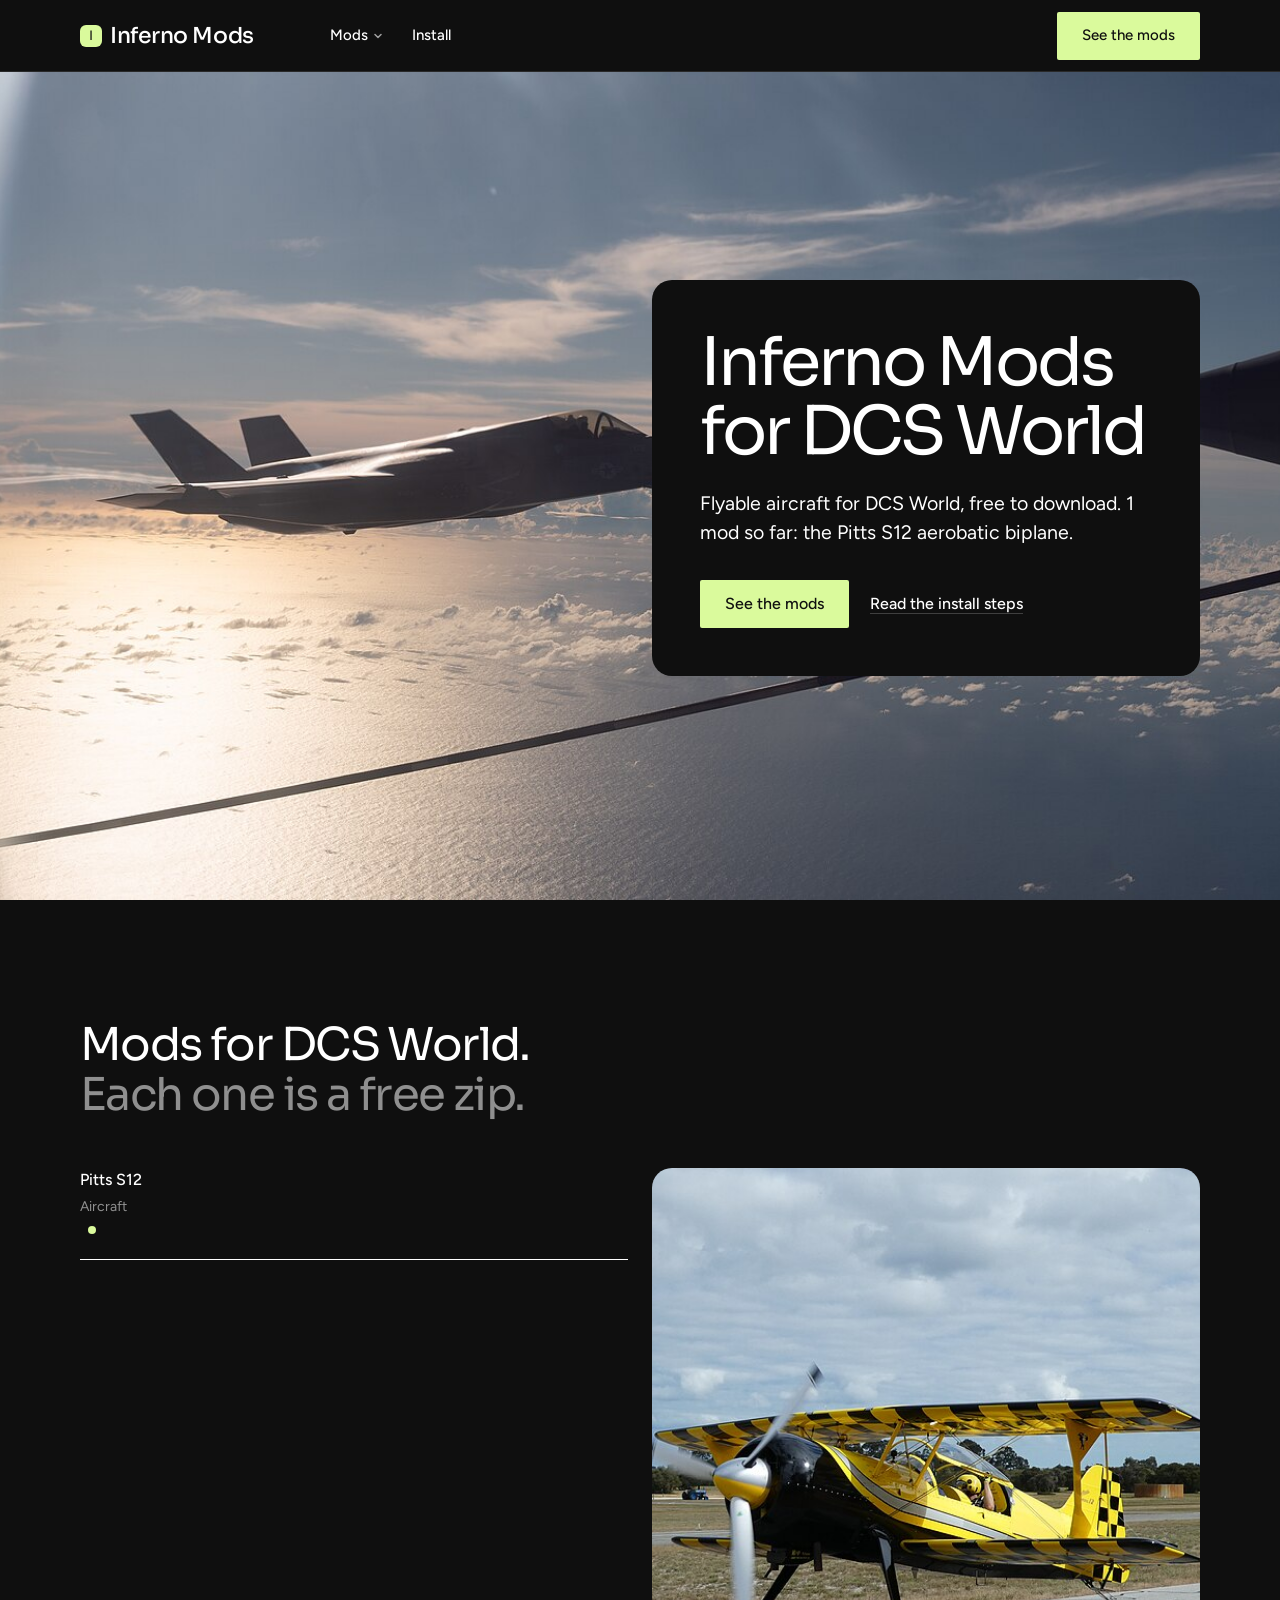
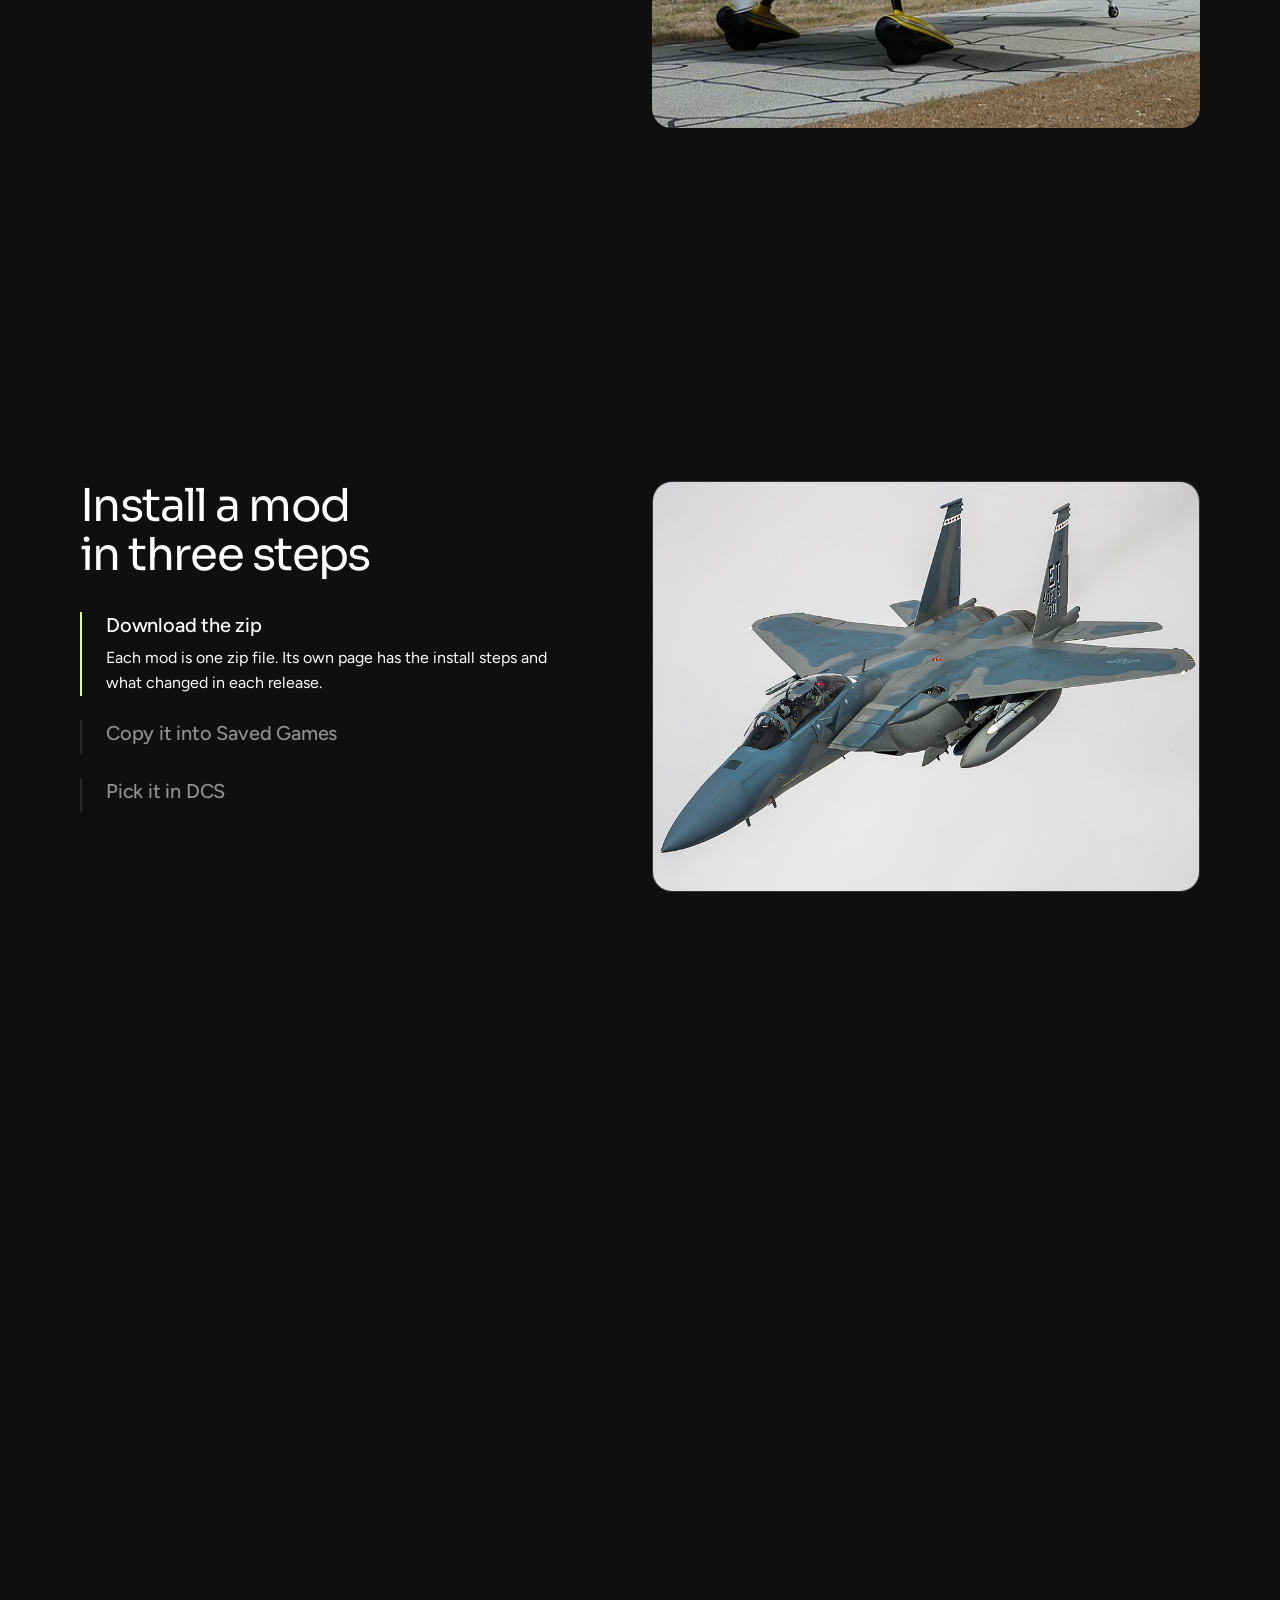
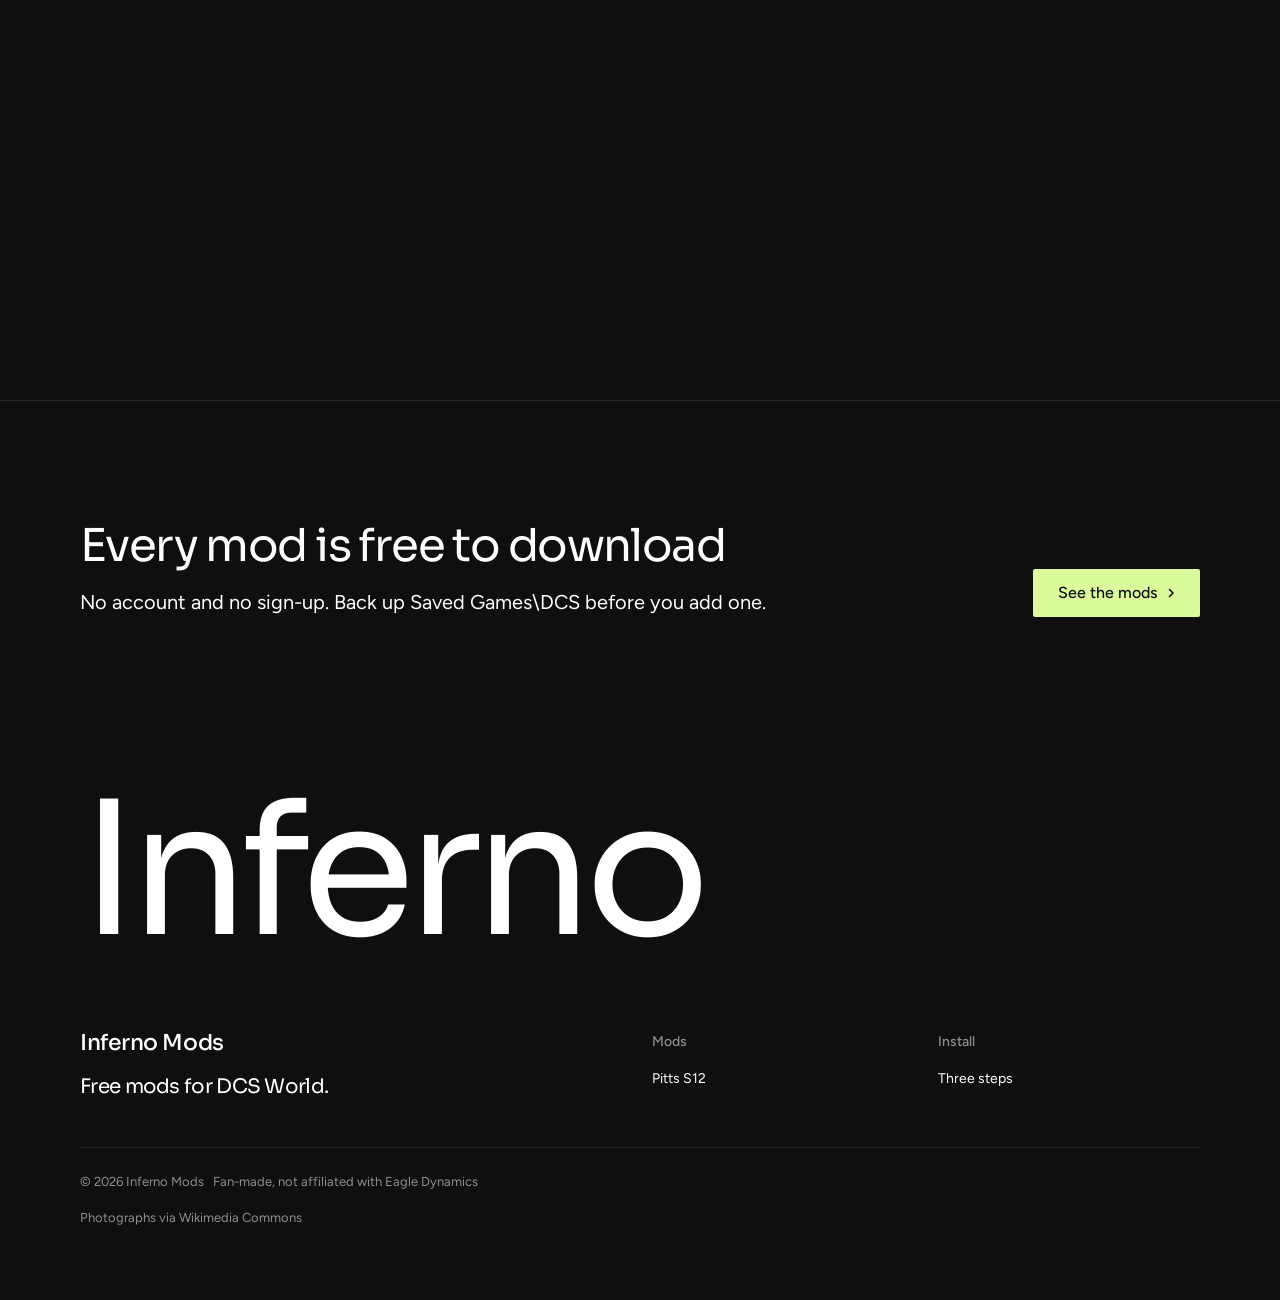
<file: index.html>
<!doctype html>
<html lang="en" data-type="software" data-radius="soft" data-buttons="block" data-motion>
<head>
<meta charset="utf-8">
<meta name="viewport" content="width=device-width, initial-scale=1, viewport-fit=cover">
<title>Inferno Mods: free mods for DCS World pilots</title>
<meta name="description" content="Flyable aircraft mods for DCS World, starting with the Pitts S12 aerobatic biplane, each with its install steps, free to download.">
<meta property="og:type" content="website">
<meta property="og:title" content="Inferno Mods: free mods for DCS World pilots">
<meta property="og:description" content="Flyable aircraft mods for DCS World, free to download.">
<meta property="og:image" content="share.jpg">
<meta name="twitter:card" content="summary_large_image">
<link rel="icon" href="favicon.svg" type="image/svg+xml">
<meta name="theme-color" content="#0f0f0f">
<!-- <link rel="canonical" href="https://your-domain/"> once the site has its address -->
<meta name="site-kind" content="gaming">
<meta name="page-type" content="software">
<link rel="preconnect" href="https://fonts.googleapis.com">
<link rel="preconnect" href="https://fonts.gstatic.com" crossorigin>
<link href="https://fonts.googleapis.com/css2?family=Sora:wght@400..700&family=Figtree:wght@400..600&family=Martian+Mono:wght@400..500&display=swap" rel="stylesheet">
<link rel="stylesheet" href="assets/system.css">
<link rel="stylesheet" href="assets/ui/cards.css">
<link rel="stylesheet" href="assets/motion/motion.css">
<link rel="stylesheet" href="assets/backgrounds/backgrounds.css">
<link rel="stylesheet" href="assets/layout/layout.css">
<link rel="stylesheet" href="assets/icons/icon.css">
<style>
:root {
  --p-bg: #0f0f0f; --p-surface: #1a1a1a; --p-ink: #ffffff; --p-muted: #8f8f8f;
  --p-accent: #dafa9c; --p-accent-ink: #0f0f0f; --p-action: #dafa9c; --p-action-ink: #0f0f0f;
  --p-inv-bg: #ffffff; --p-inv-surface: #ececec; --p-inv-ink: #0f0f0f; --p-inv-muted: #5f5f5f;
  --p-inv-accent: #0f0f0f; --p-inv-accent-ink: #ffffff; --p-inv-action: #0f0f0f; --p-inv-action-ink: #ffffff;
  --font-display: "Sora", system-ui, sans-serif;
  --font-text: "Figtree", system-ui, sans-serif;
  --font-mono: "Martian Mono", ui-monospace, "SFMono-Regular", Menlo, Consolas, monospace;
  --display-weight: 400;
  --display-tracking: -0.035em;
  --display-tracking-xl: -0.045em;
  --ly-scale: 0.9;
}
</style>
<script>document.documentElement.classList.add('m-enter');setTimeout(()=>document.documentElement.classList.add('m-enter-done'),700)</script>
<script src="assets/backgrounds/backgrounds.js"></script>
<script>document.documentElement.classList.add('mo-js');setTimeout(()=>document.documentElement.classList.add('mo-safe'),2500)</script>
<link rel="modulepreload" href="assets/moments/moments.js">
<link rel="modulepreload" href="assets/moments/lib.js">
<link rel="modulepreload" href="assets/moments/pinned-chapters/moment.js">
<style>
  /* the mod list: the name links to the mod's page, its facts on a small line under it */
  .modlist .rows__name a { color: inherit; text-decoration: none; }
  .modlist .rows__name small { display: block; font-weight: 400; color: var(--muted); font-size: var(--t-small); margin-top: var(--s-1); }
  .modlist .rows__value { align-self: start; }
  /* the one-line summary shows on phones, where the list has a second screen */
  @media (min-width: 640px) { .modlist li > p { display: none; } }
  @media (max-width: 1023px) { #mods .grid.fill > .frame--fill { flex: none; height: auto; aspect-ratio: 3 / 2; } }
  @media (max-width: 639px) { #mods .grid.fill > .frame--fill { aspect-ratio: 4 / 5; } }
  @media (min-width: 640px) and (max-width: 1023px) { #mods .grid.fill > .frame--fill { aspect-ratio: 16 / 9; } }
  /* Sora's capitals rise above the kit's .86 line: give the name its full height */
  .close__word { line-height: 1.04; flex-shrink: 0; }
  /* the longer name: on the narrowest phones the bar keeps its button and menu on screen */
  @media (max-width: 359px) { .nav .nav__logo { font-size: 16px; } .nav .nav__logo .mark { display: none; } }
</style>
</head>
<body>
<!-- type: software, site-kind gaming (free mods for one game, DCS World)
     deal: hero photo (setting stand-in, box on the right), nav-cards, close-word, footer-dark (re-dealt from footer-statement: its inset slab put the footer logo off the page line),
           rhythm space (dealt media-band; re-dealt: no true material for a second photograph section),
           buttons block, mark initial, palette soot-pale-lime, type sora, radius soft, grounds none
     moments: pinned-chapters in #install (three install steps, one picture each) -->

<header class="nav">
  <div class="wrap nav__bar">
    <a class="skip-link" href="#top">Skip to content</a>
    <a class="nav__logo" href="#top"><span class="mark mark--initial" aria-hidden="true">I</span>Inferno Mods</a>
    <nav class="nav__links" aria-label="Main">
      <div class="nav__item">
        <a class="nav__link" href="#mods">Mods <svg class="chev" viewBox="0 0 12 12" aria-hidden="true"><path d="M3 4.5l3 3 3-3" fill="none" stroke="currentColor" stroke-width="1.5" stroke-linecap="round" stroke-linejoin="round"/></svg></a>
        <div class="nav__menu">
          <div class="wrap grid" data-mod-menu></div>
        </div>
      </div>
      <div class="nav__item"><a class="nav__link" href="#install">Install</a></div>
    </nav>
    <div class="nav__actions">
      <a class="btn btn--primary" href="#mods">See the mods</a>
    </div>
    <button class="nav__toggle" type="button" aria-expanded="false" aria-label="Menu">
      <svg width="18" height="18" viewBox="0 0 18 18" aria-hidden="true"><path d="M2 5h14M2 13h14" stroke="currentColor" stroke-width="1.6" stroke-linecap="round"/></svg>
    </button>
  </div>
</header>

<main id="top">
  <section class="hero hero--photo" data-enter data-calm="right" aria-labelledby="hero-h">
    <img class="hero__bg" src="assets/img/photo-f180896206.jpg" srcset="assets/img/photo-f180896206-500.jpg 500w, assets/img/photo-f180896206-960.jpg 960w, assets/img/photo-f180896206-1280.jpg 1280w, assets/img/photo-f180896206.jpg 1920w" sizes="(max-width: 639px) 188vw, 100vw" width="1920" height="1280" alt="Two stealth fighters flying over a sunlit sea of cloud, seen from a tanker" style="--ly-pos: 30% 50%; --ly-pos-phone: 30% 50%" fetchpriority="high" decoding="async" data-phone-fill data-source="stand-in" data-subject="stand-in">
    <div class="wrap"><div class="hero-text">
      <div class="hero__text">
        <h1 id="hero-h">Inferno Mods for DCS World</h1>
        <p class="hero__lead">Flyable aircraft for DCS World, free to download. <span data-site="count">1 mod</span> so far: the <span data-site="latest">Pitts S12</span> aerobatic biplane.</p>
        <div class="btn-row"><a class="btn btn--primary" href="#mods">See the mods</a><a class="btn btn--secondary" href="#install">Read the install steps</a></div>
      </div>
    </div></div>
  </section>

  <section class="section" id="mods" aria-labelledby="mods-h">
    <div class="wrap">
      <div class="section-head">
        <h2 id="mods-h">Mods for DCS World. <span class="muted">Each one is a free zip.</span></h2>
      </div>
      <div class="grid grid--top fill" data-peek>
        <ul class="rows modlist span-6" data-mod-list></ul>
        <div class="frame frame--photo frame--fill span-6 start-7" data-mod-pics></div>
      </div>
    </div>
  </section>

  <section class="section" id="install" style="--h: 2" data-moment="pinned-chapters" aria-labelledby="install-h">
    <div class="wrap mo-pc__grid">
      <div class="mo-pc__text">
        <h2 id="install-h">Install a mod in three steps</h2>
        <ol class="mo-pc__steps">
          <li class="mo-pc__step">
            <h3>Download the zip</h3>
            <p>Each mod is one zip file. Its own page has the install steps and what changed in each release.</p>
            <figure class="mo-pc__visual"><img src="assets/img/photo-f105589575-960.jpg" srcset="assets/img/photo-f105589575-500.jpg 500w, assets/img/photo-f105589575-960.jpg 960w" sizes="(max-width: 1023px) 100vw, 50vw" alt="An F-15 in blue-grey camouflage banking against a white sky" width="960" height="640" loading="lazy" data-source="stand-in" data-subject="stand-in"></figure>
          </li>
          <li class="mo-pc__step">
            <h3>Copy it into Saved Games</h3>
            <p>Unzip it and copy the folder into Saved Games\DCS\Mods\aircraft. DCS reads it from there, so updates and repairs leave it alone.</p>
            <figure class="mo-pc__visual"><img src="assets/img/photo-f25500937-960.jpg" srcset="assets/img/photo-f25500937-500.jpg 500w, assets/img/photo-f25500937-960.jpg 960w" sizes="(max-width: 1023px) 100vw, 50vw" alt="An F-16 flying low over a calm bay with hills behind" width="960" height="644" loading="lazy" data-source="stand-in" data-subject="stand-in"></figure>
          </li>
          <li class="mo-pc__step">
            <h3>Pick it in DCS</h3>
            <p>Start DCS and choose the aircraft in the mission editor. Delete the folder to remove it.</p>
            <figure class="mo-pc__visual"><img src="assets/img/photo-f60042684-960.jpg" srcset="assets/img/photo-f60042684-500.jpg 500w, assets/img/photo-f60042684-960.jpg 960w" sizes="(max-width: 1023px) 100vw, 50vw" alt="A pilot in the cockpit, in silhouette against an orange sky" width="960" height="637" loading="lazy" data-source="stand-in" data-subject="stand-in"></figure>
          </li>
        </ol>
      </div>
      <div class="mo-pc__visuals frame"></div>
    </div>
  </section>
</main>

<footer class="footer closing footer--dark" id="contact" aria-labelledby="close-h">
  <div class="wrap">
    <div class="closing__cta close--word">
      <div class="section-head--split">
        <div><h2 id="close-h">Every mod is free to download</h2><p class="t-lead">No account and no sign-up. Back up Saved Games\DCS before you add one.</p></div>
        <a class="btn btn--primary" href="#mods">See the mods<svg class="m-arrow" viewBox="0 0 12 12" aria-hidden="true"><path class="m-arrow__stem" d="M1 6h8"/><path class="m-arrow__head" d="M4.5 2.5 8 6l-3.5 3.5"/></svg></a>
      </div>
      <p class="close__word" aria-hidden="true">Inferno</p>
    </div>
    <div class="closing__links">
      <div class="grid">
        <div class="span-6 stack-4" data-footer-lede>
          <a class="nav__logo" href="#top">Inferno Mods</a>
          <p class="footer__lede">Free mods for DCS World.</p>
        </div>
        <div class="span-3 footer__col"><h3>Mods</h3><ul data-mod-footer></ul></div>
        <div class="span-3 footer__col"><h3>Install</h3><ul><li><a href="#install">Three steps</a></li></ul></div>
        <div class="span-3 footer__col" data-site-links hidden><h3>Elsewhere</h3><ul></ul></div>
      </div>
      <div class="footer__legal">
        <span>&copy; 2026 Inferno Mods &nbsp; Fan-made, not affiliated with Eagle Dynamics</span>
        <div class="socials"></div>
        <a class="credits" href="credits.html">Photographs via Wikimedia Commons</a>
      </div>
    </div>
  </div>
</footer>

<script src="mods.js"></script>
<script src="app.js"></script>
<script type="module" src="assets/system.js"></script>
<script type="module" src="assets/motion/motion.js"></script>
<script type="module" src="assets/layout/layout.js"></script>
</body>
</html>
</file>
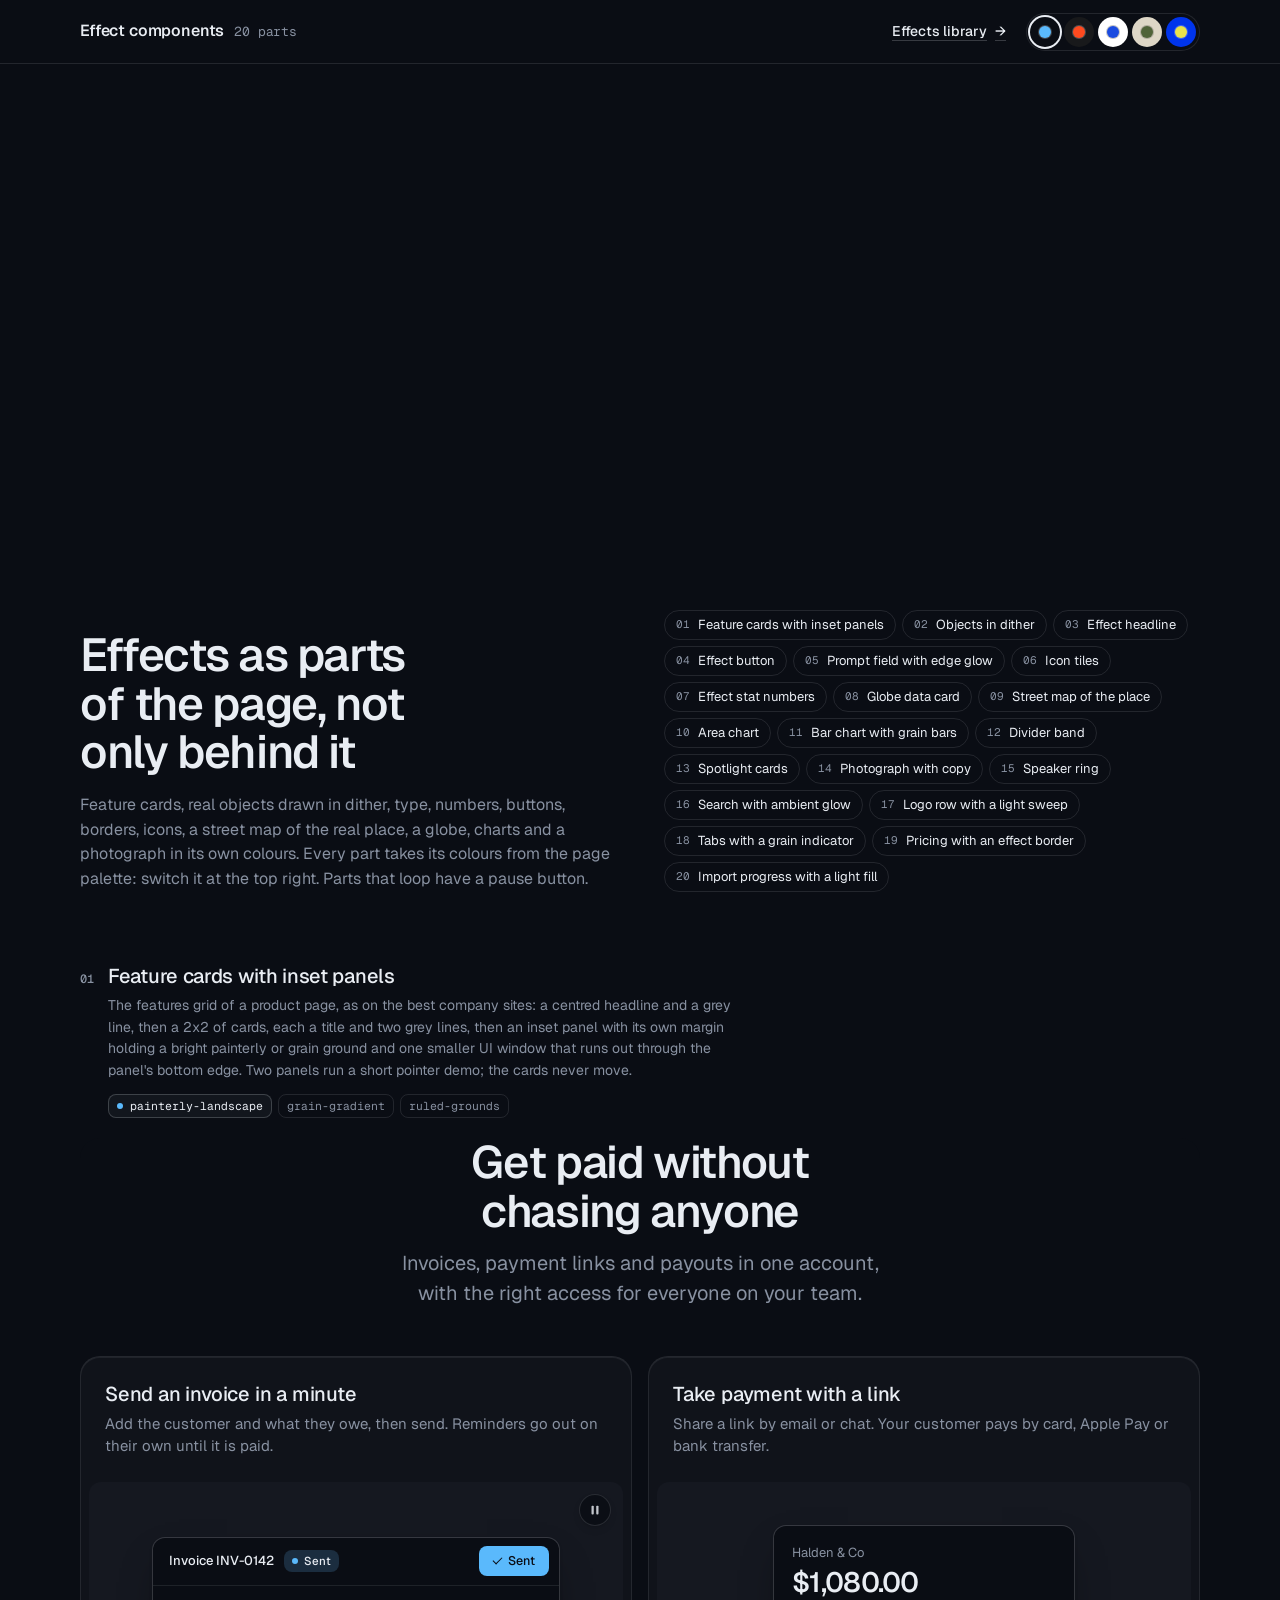
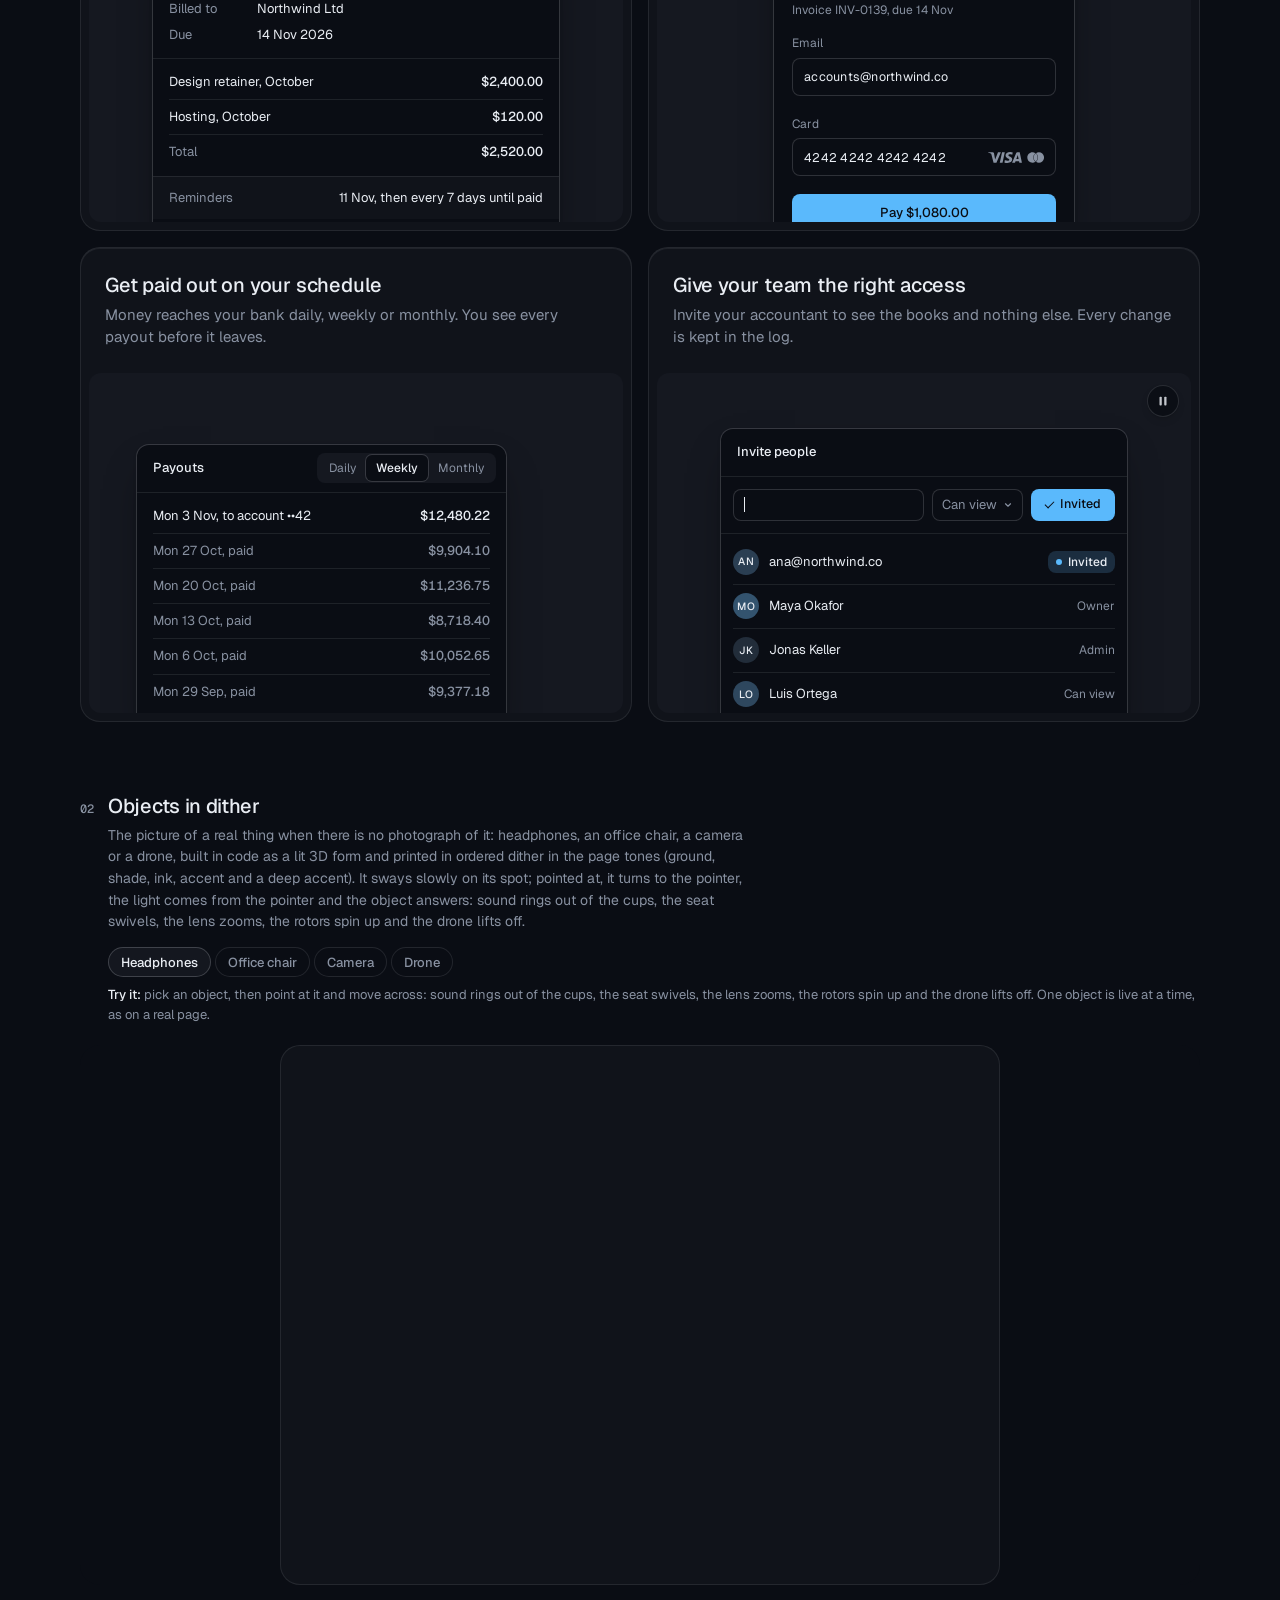
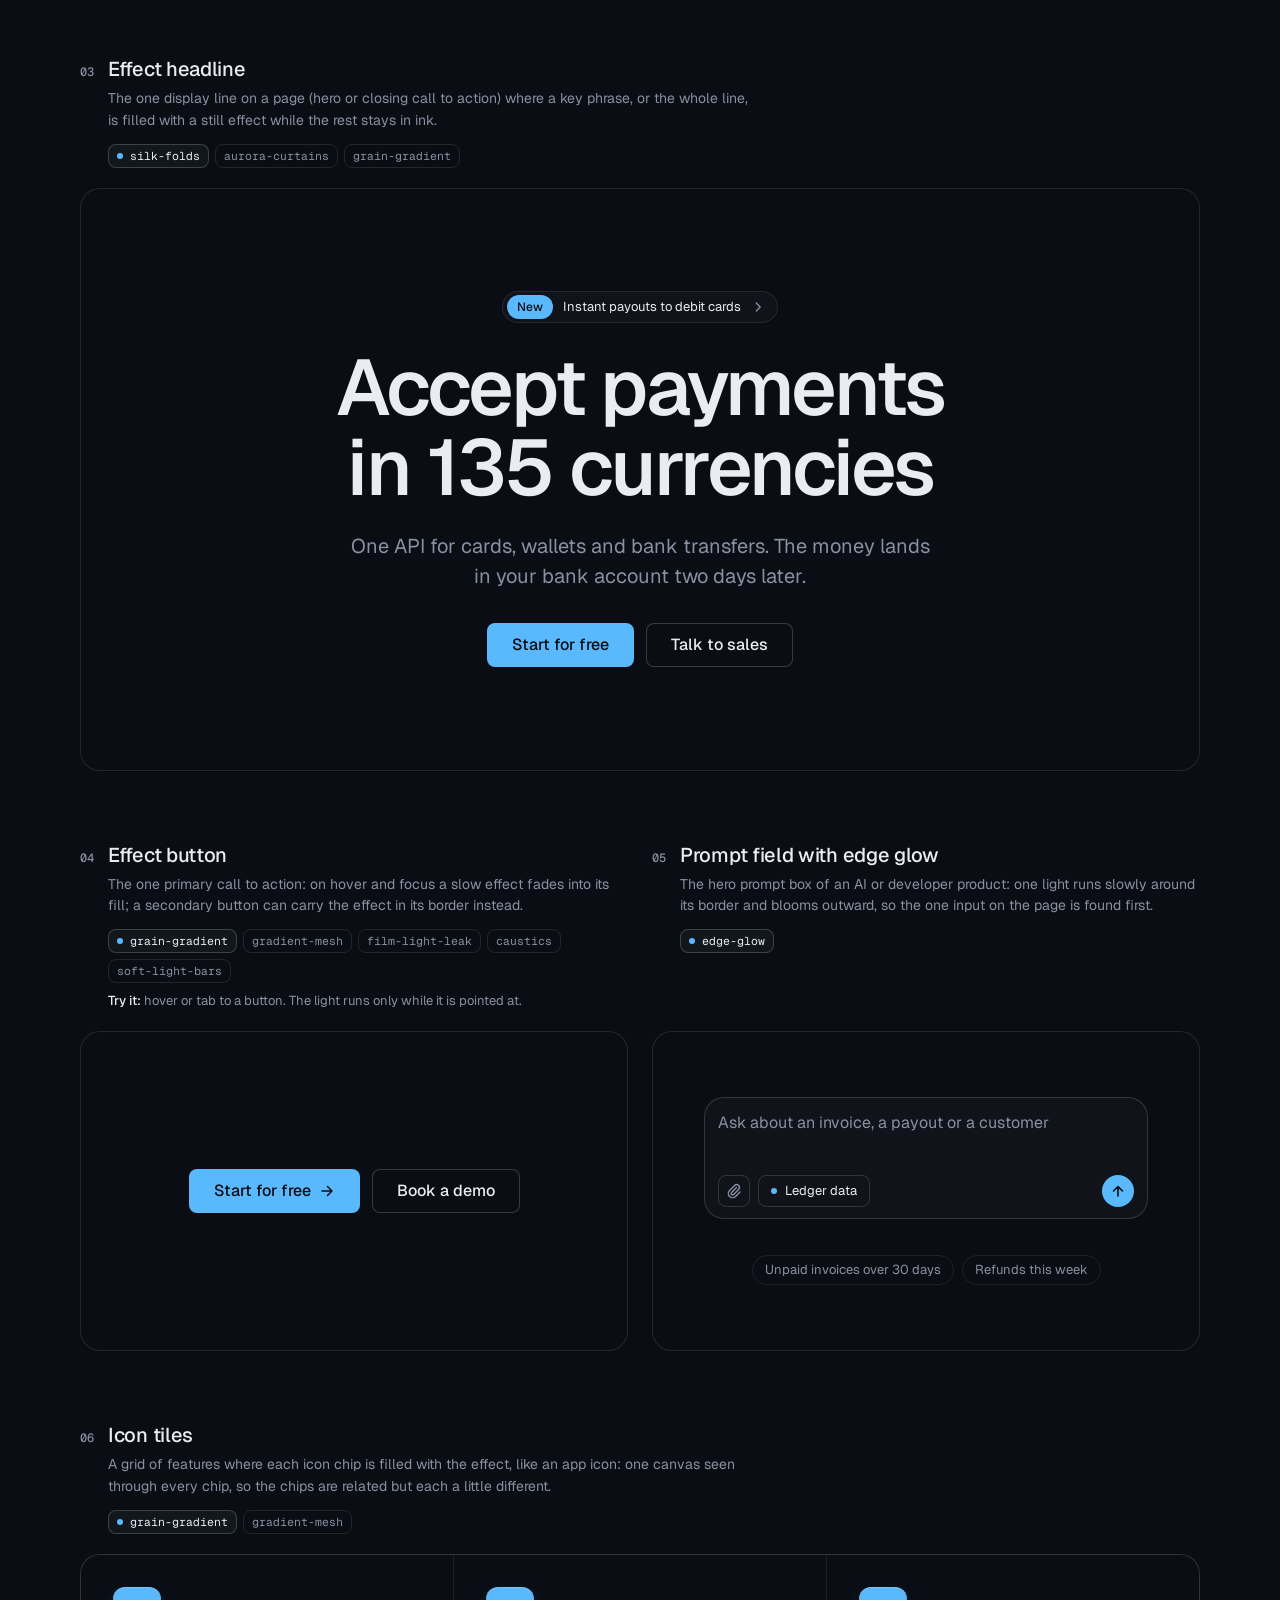
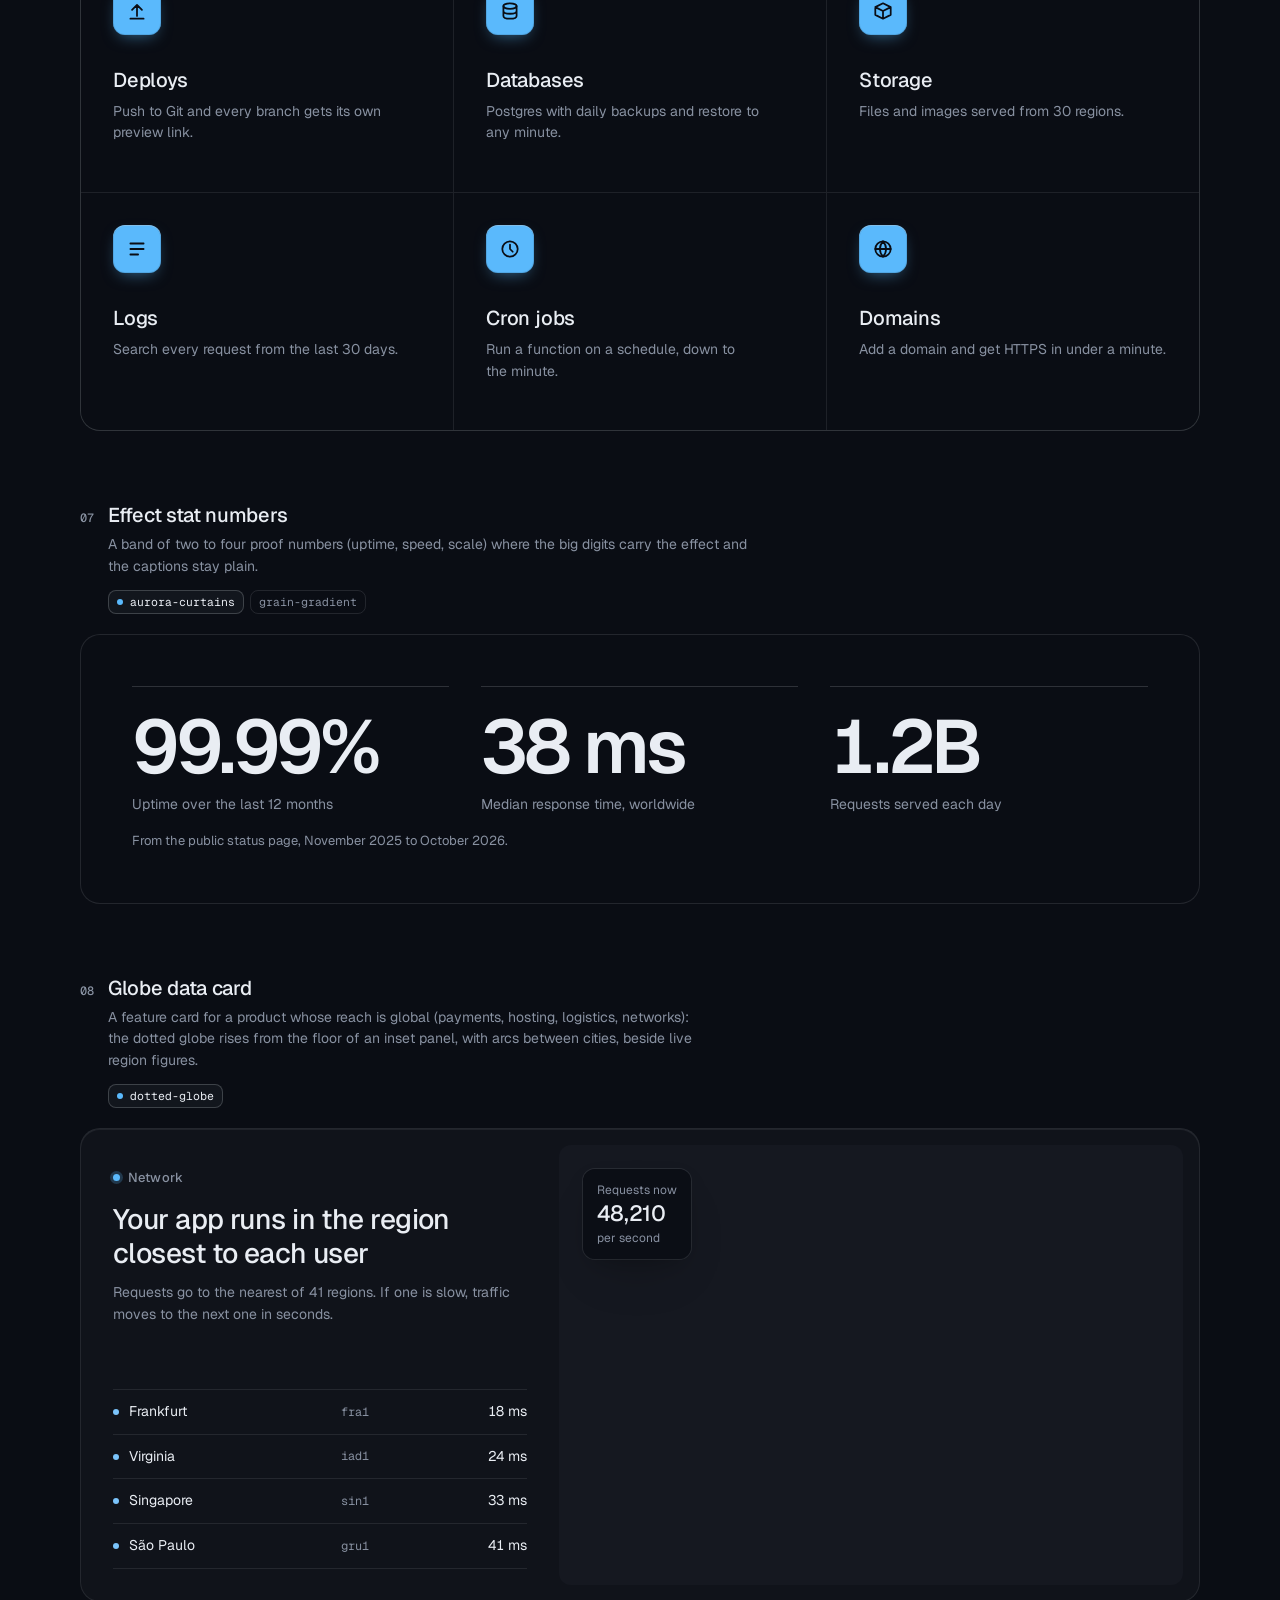
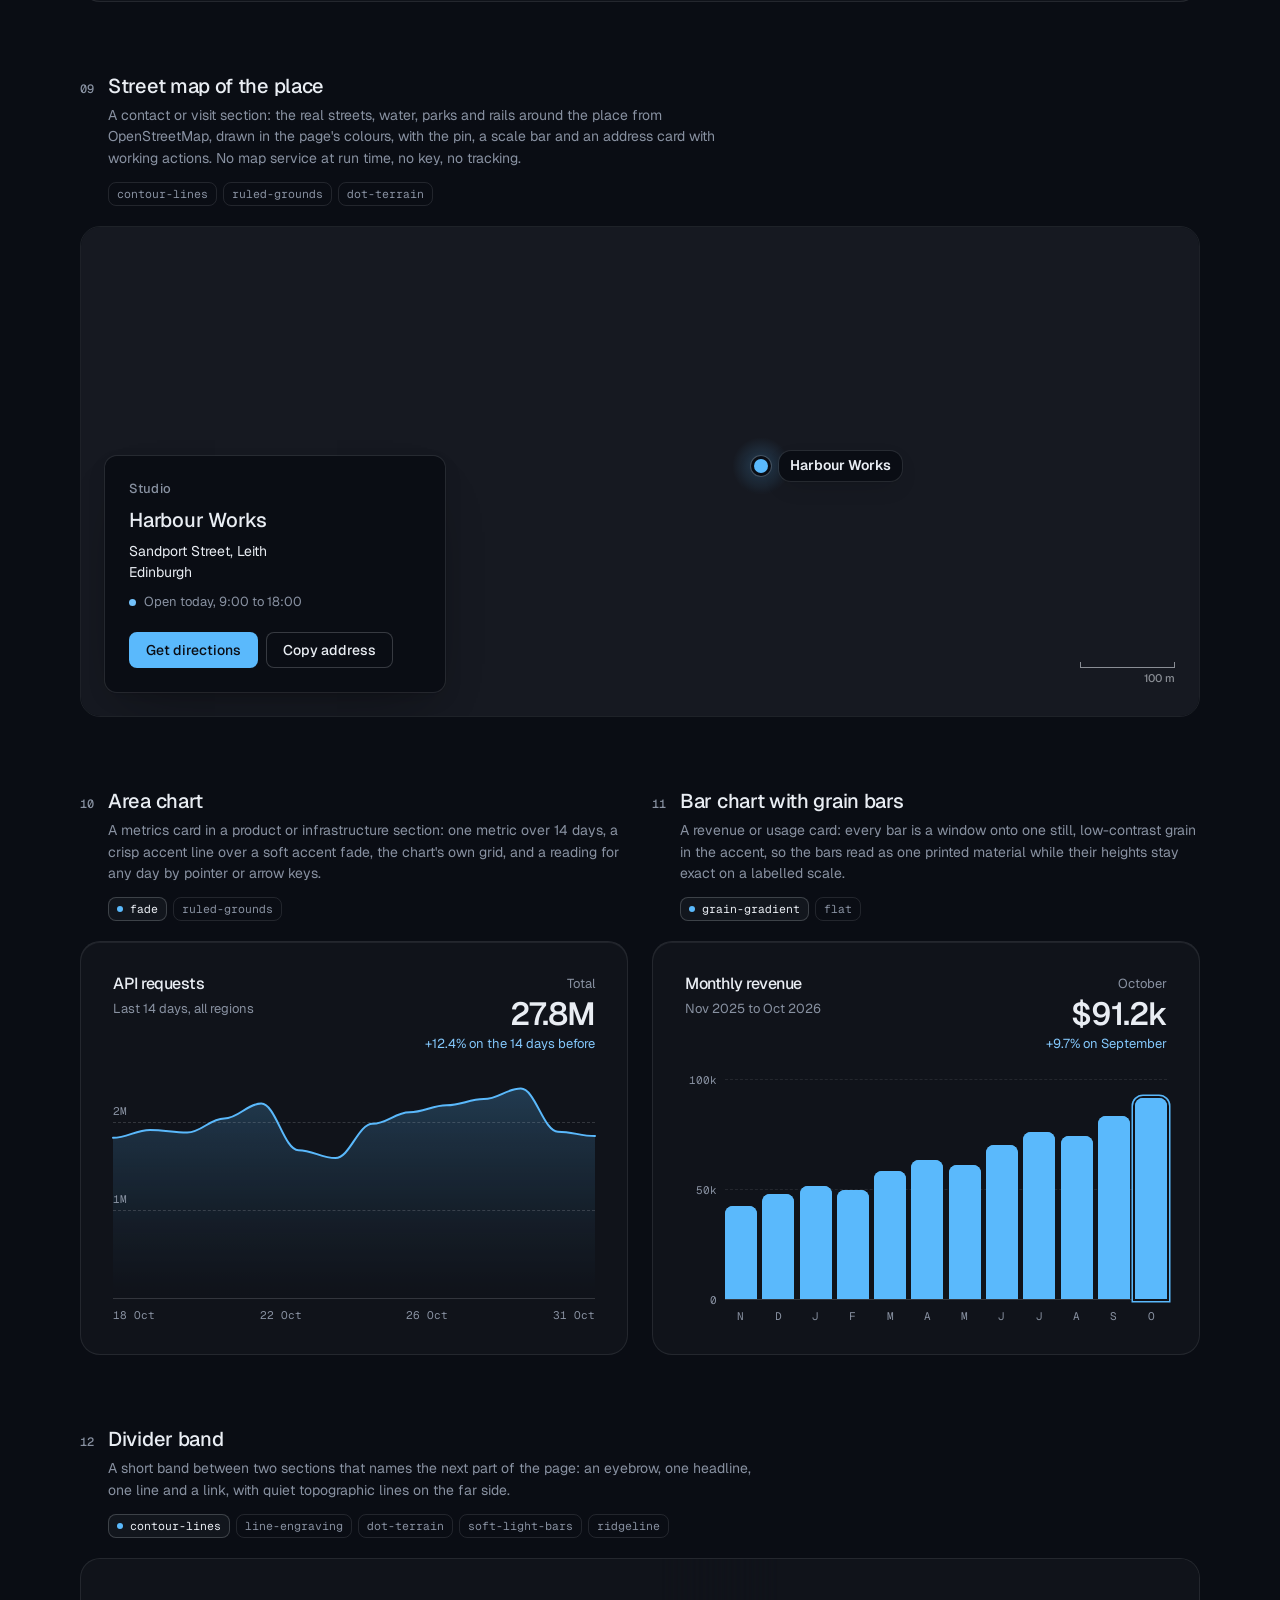
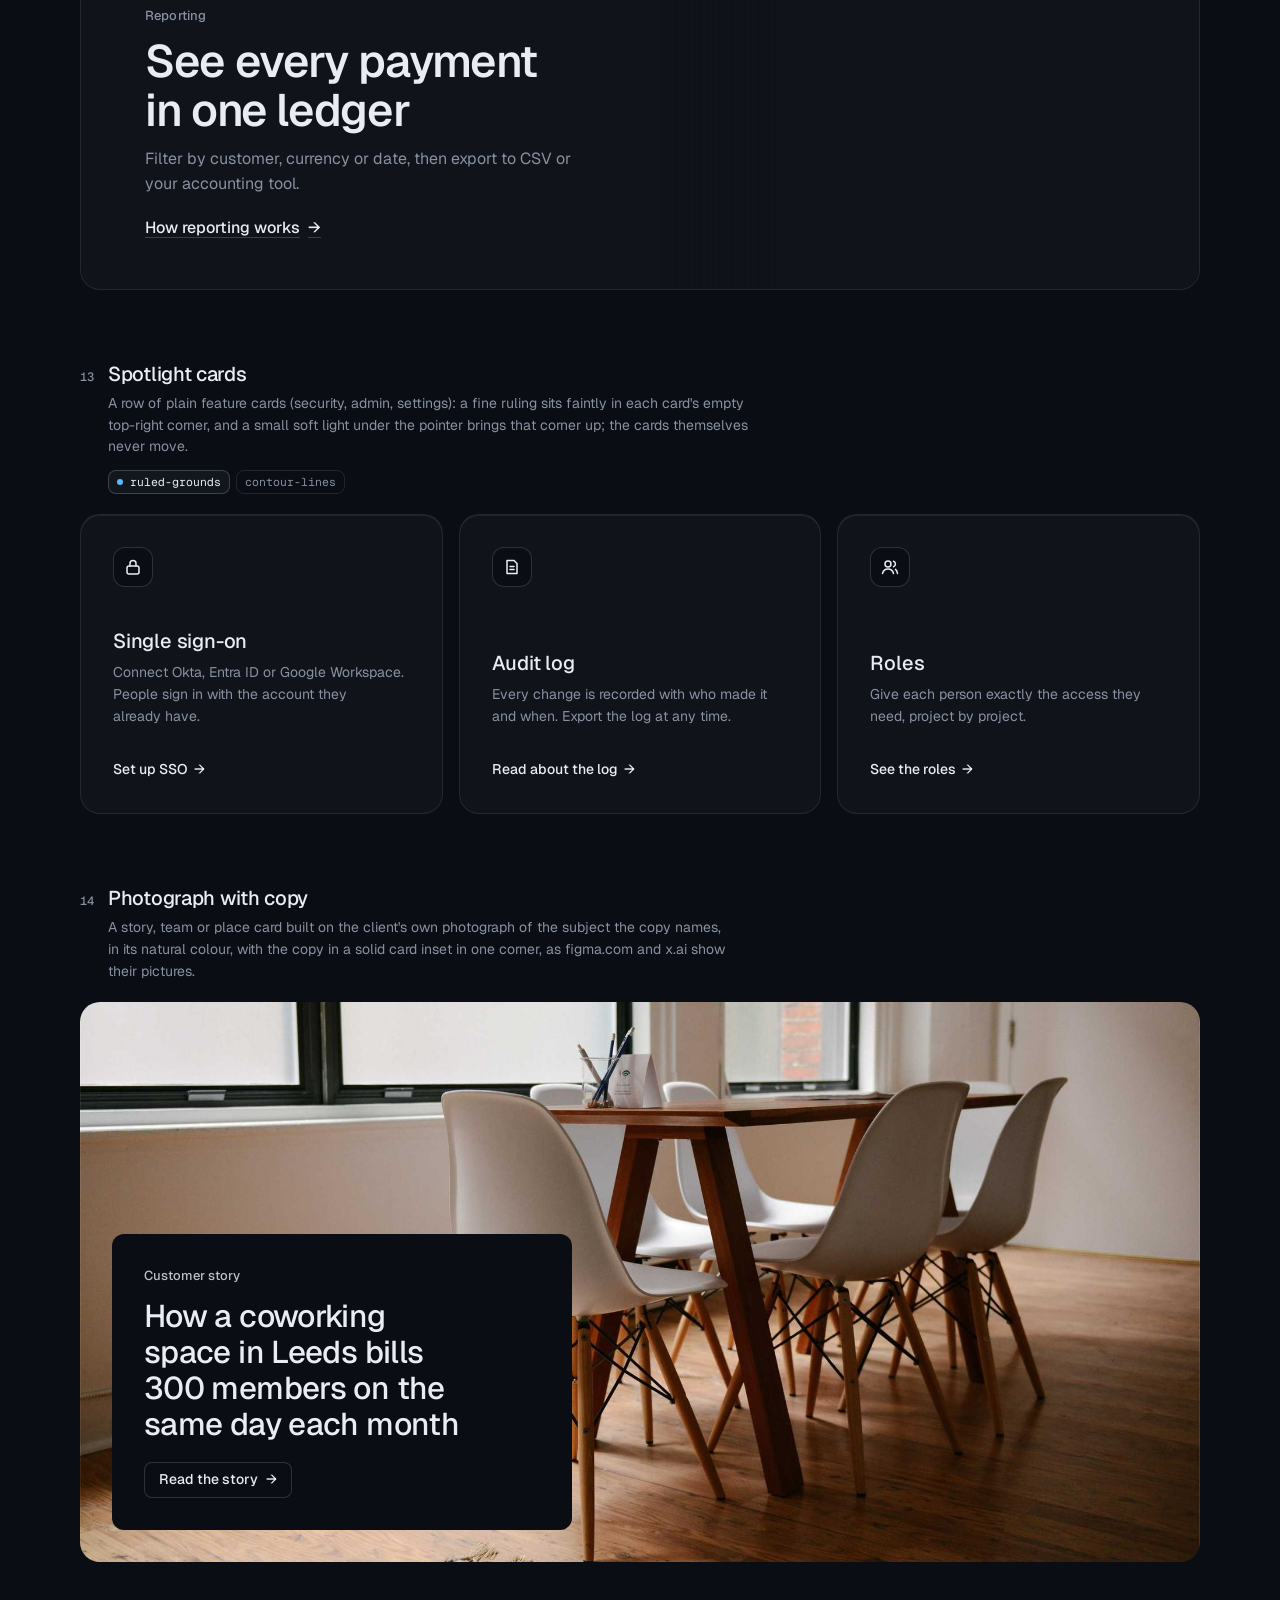
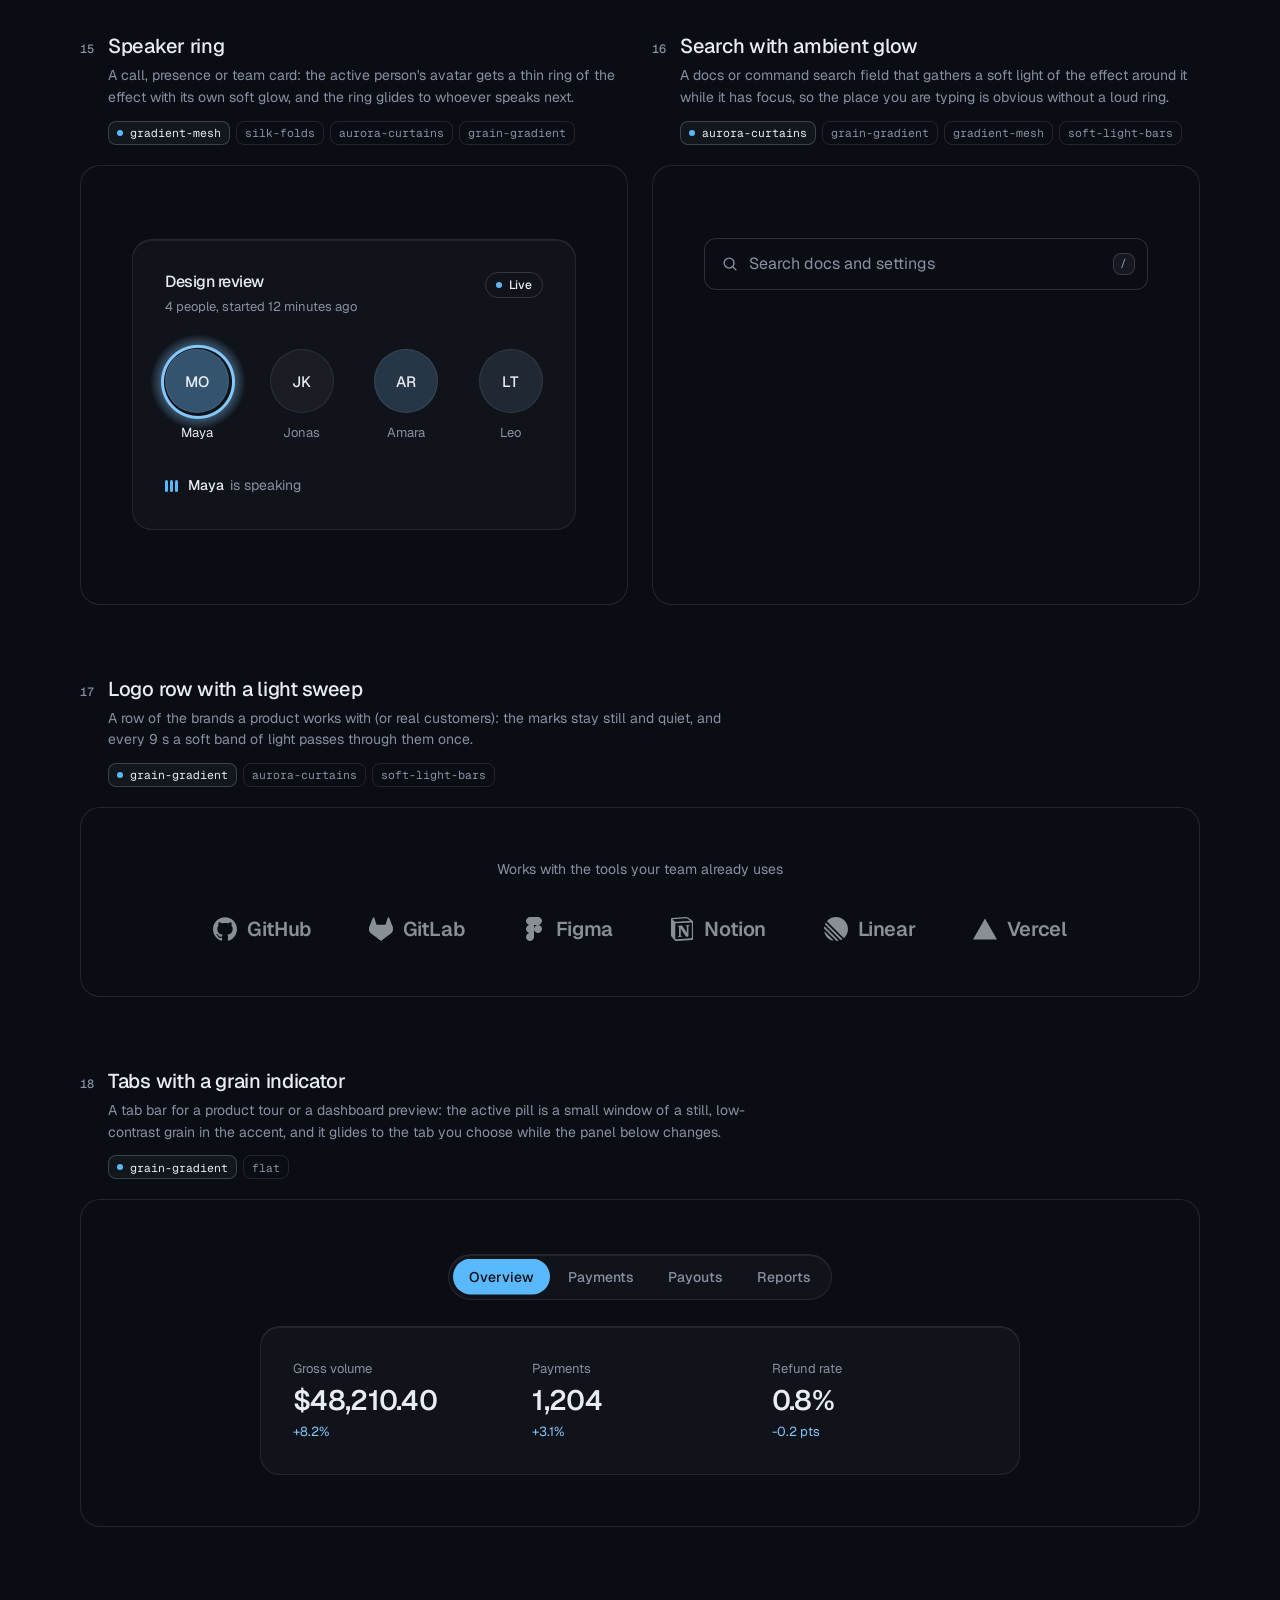
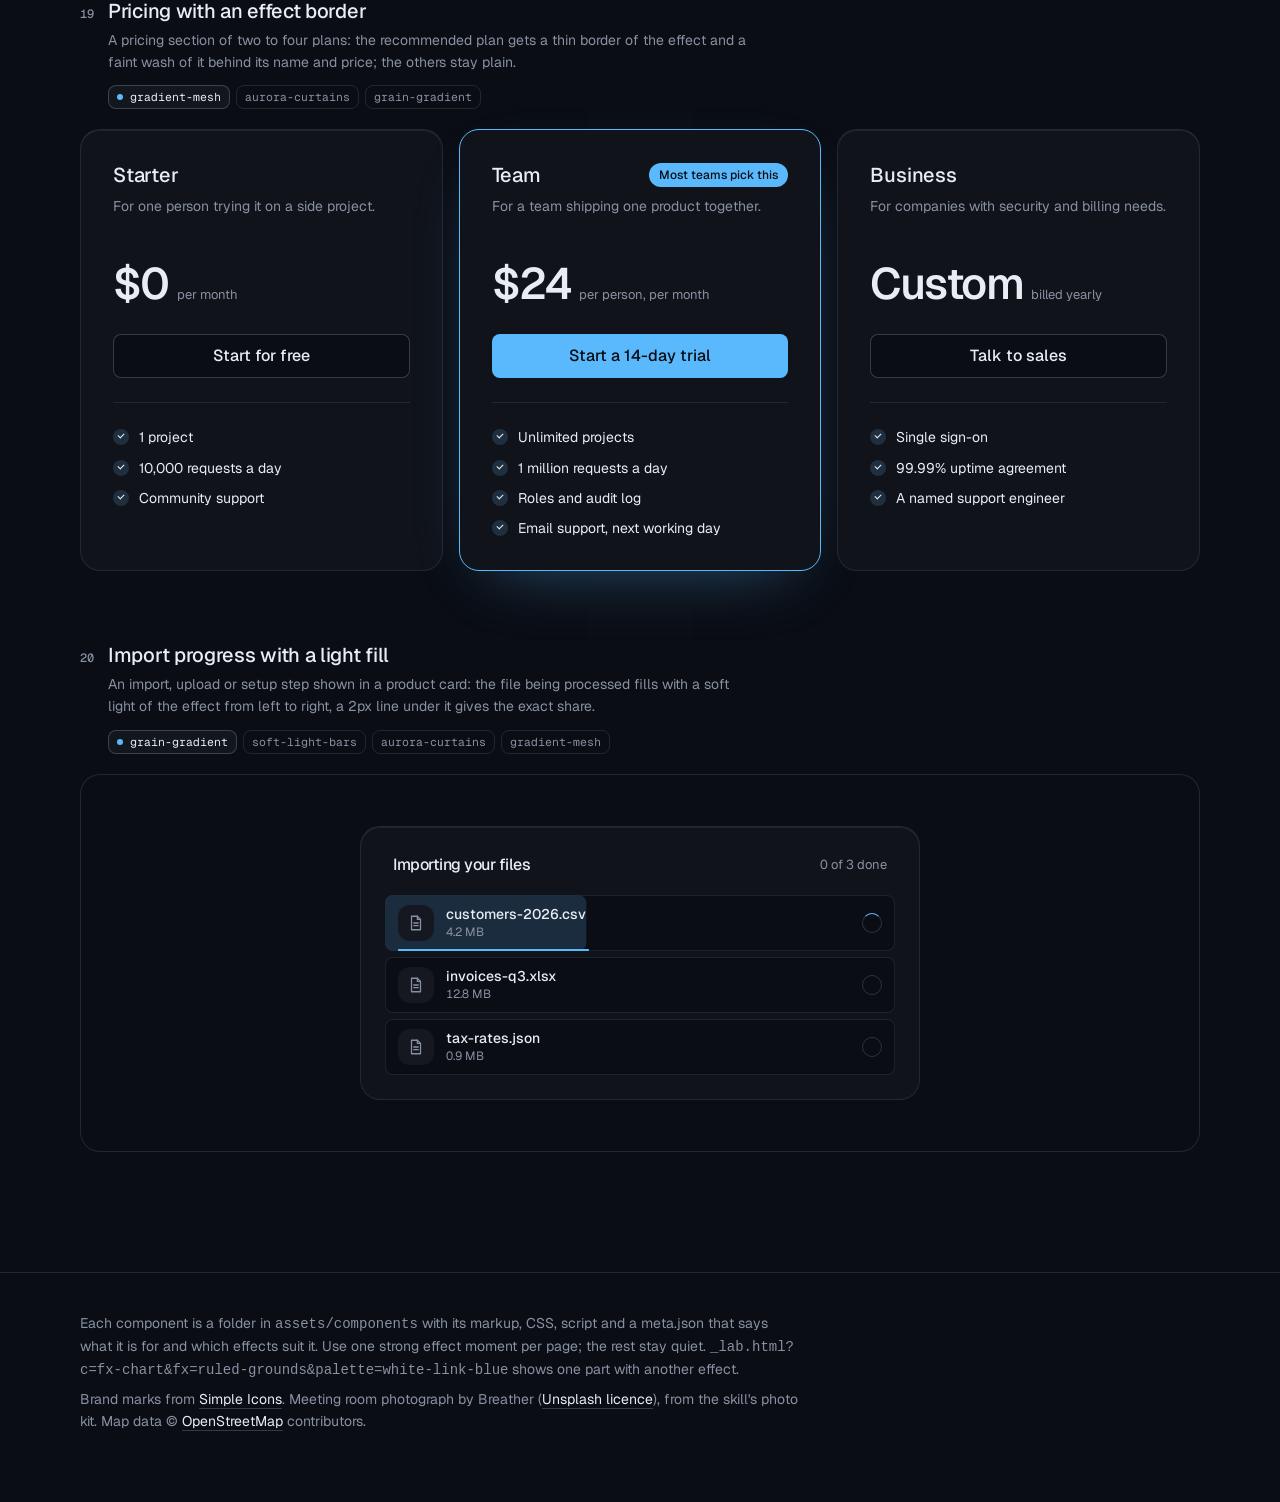
<file: assets/components/index.html>
<!doctype html>
<html lang="en" data-radius="soft">
<head>
<script>window.__tpGlMax = 16;   /* a gallery shows many live effects at once; a page of a site keeps the default 4 (fx.js) */</script>
<meta charset="utf-8">
<meta name="viewport" content="width=device-width, initial-scale=1">
<title>Effect components</title>
<link rel="preconnect" href="https://fonts.googleapis.com">
<link rel="preconnect" href="https://fonts.gstatic.com" crossorigin>
<link href="https://fonts.googleapis.com/css2?family=Geist:wght@100..900&family=Geist+Mono:wght@400..600&display=swap" rel="stylesheet">
<link rel="stylesheet" href="../system.css">
<link rel="stylesheet" href="./base.css">
<style>
  :root {
    --font-display: "Geist", system-ui, sans-serif;
    --font-text: "Geist", system-ui, sans-serif;
    --font-mono: "Geist Mono", ui-monospace, monospace;
    --display-weight: 560;
    --display-tracking: -0.03em;
    --container: 1200px;
  }
  body { min-height: 100vh; }
  .top {
    position: sticky; top: 0; z-index: 50; height: 64px; background: var(--bg);
    border-bottom: 1px solid var(--line);
  }
  .top .container { height: 100%; display: flex; align-items: center; justify-content: space-between; gap: 16px; }
  .brand { display: flex; align-items: center; gap: 10px; font-weight: 560; letter-spacing: -0.01em; }
  .brand small { font: 400 13px/1 var(--font-mono); color: var(--muted); }
  .top nav { display: flex; align-items: center; gap: 20px; }
  .top nav a.link { font-size: 14px; }
  .swatches { display: flex; gap: 4px; padding: 3px; border: 1px solid var(--line); border-radius: 999px; background: var(--bg); }
  .swatches button {
    width: 30px; height: 30px; border-radius: 999px; border: 0; padding: 0; cursor: pointer; position: relative;
    background: var(--sw-bg);
  }
  .swatches button::after {
    content: ""; position: absolute; inset: 9px; border-radius: 999px; background: var(--sw-accent);
    box-shadow: 0 0 0 1px color-mix(in oklab, var(--sw-ink) 25%, transparent);
  }
  .swatches button[aria-pressed="true"] { box-shadow: 0 0 0 2px var(--ink); }
  .swatches button:focus-visible { outline-offset: 3px; }

  .intro { padding-block: 64px 40px; display: grid; grid-template-columns: minmax(0, 6fr) minmax(0, 6fr); gap: 48px; align-items: end; }
  .intro h1 { font-size: clamp(34px, 2.2vw + 18px, 52px); line-height: 1.05; max-width: 15ch; }
  .intro p { margin-top: 16px; color: var(--muted); font-size: var(--t-body); line-height: 1.55; max-width: 52ch; }
  .index { display: flex; flex-wrap: wrap; gap: 6px; justify-content: flex-start; }
  @media (max-width: 1023px) { .intro { grid-template-columns: minmax(0, 1fr); gap: 28px; } }
  .index a {
    display: inline-flex; align-items: center; gap: 8px; height: 30px; padding: 0 11px; border-radius: 999px;
    border: 1px solid var(--line); font-size: 13px; color: var(--ink);
    transition: border-color var(--dur) var(--ease), background-color var(--dur) var(--ease);
  }
  .index a span { font-family: var(--font-mono); font-size: 11px; color: var(--muted); }
  .index a:hover { border-color: var(--line-strong); background: color-mix(in oklab, var(--ink) 4%, var(--bg)); }

  /* every part spans two rows of the list (its notes, its stage) as a subgrid, so the two parts of a
     half-width pair share one notes height and one stage height: their stages start and end level */
  .list { display: grid; grid-template-columns: repeat(2, minmax(0, 1fr)); column-gap: 24px; row-gap: 0; padding-bottom: 120px; }
  .sc { grid-column: 1 / -1; grid-row: span 2; display: grid; grid-template-rows: subgrid; row-gap: 20px; min-width: 0; scroll-margin-top: 88px; padding-top: 72px; }
  .sc:first-child { padding-top: 0; }
  .sc.is-half { grid-column: auto; }
  .sc.is-half .sc__stage:not(.is-center) { display: grid; }
  .sc__meta { display: grid; grid-template-columns: auto 1fr; column-gap: 14px; row-gap: 6px; align-items: baseline; align-content: start; }
  .sc__note { grid-column: 2; margin: 2px 0 0; font-size: 13px; color: var(--muted); }
  .sc__note::before { content: "Try it: "; color: var(--ink); font-weight: 500; }
  .sc__no { font: 500 12px/1 var(--font-mono); color: var(--muted); padding-top: 2px; }
  .sc__name { font: 500 20px/1.25 var(--font-text); letter-spacing: -0.015em; margin: 0; }
  .sc__for { grid-column: 2; color: var(--muted); font-size: 14px; line-height: 1.55; max-width: 72ch; margin: 0; }
  .sc__fx { grid-column: 2; display: flex; flex-wrap: wrap; gap: 6px; margin-top: 6px; }
  .sc__fx li {
    font: 400 11.5px/1 var(--font-mono); color: var(--muted); height: 24px; display: inline-flex; align-items: center;
    padding: 0 8px; border-radius: var(--r-sm); border: 1px solid var(--line);
  }
  .sc__fx li.is-on { color: var(--ink); border-color: var(--line-strong); background: color-mix(in oklab, var(--ink) 5%, var(--bg)); }
  .sc__fx li.is-on::before { content: ""; width: 6px; height: 6px; border-radius: 99px; background: var(--accent); margin-right: 7px; }
  .sc__stage {
    position: relative; min-width: 0; border: 1px solid var(--line); border-radius: var(--r-lg);
    padding: clamp(20px, 4vw, 56px); background: var(--bg);
  }
  .sc__stage.is-tall { padding-block: clamp(56px, 8vw, 120px); }
  .sc__stage.is-flush { padding: 0; border: 0; }
  .sc__stage.is-center { display: grid; place-items: center; min-height: 320px; }
  /* one object, at a size a page would give it */
  #fx-dither-object .sc__stage { display: grid; justify-items: center; }
  #fx-dither-object .cx-obj { width: min(100%, 720px); }
  .sc__pick { grid-column: 2; display: flex; flex-wrap: wrap; gap: 4px; margin-top: 8px; }
  .sc__pick button {
    height: 30px; padding: 0 12px; border-radius: 999px; border: 1px solid var(--line); background: var(--bg);
    font: 500 13px/1 var(--font-text); color: var(--muted); cursor: pointer;
  }
  .sc__pick button:hover { color: var(--ink); border-color: var(--line-strong); }
  .sc__pick button[aria-pressed="true"] { color: var(--ink); border-color: var(--line-strong); background: color-mix(in oklab, var(--ink) 6%, var(--bg)); }
  /* the search list opens below its field: leave it room inside the frame */
  #fx-search .sc__stage { min-height: 440px; place-items: start center; padding-top: 72px; }
  .sc__stage:empty::after { content: "Loading"; color: var(--muted); font-size: 13px; }

  .foot { border-top: 1px solid var(--line); padding: 40px 0 64px; color: var(--muted); font-size: 14px; }
  .foot p { max-width: 80ch; margin: 0 0 8px; }
  .foot a { color: var(--ink); text-decoration: underline; text-decoration-color: var(--line-strong); text-underline-offset: 4px; }

  @media (max-width: 899px) {
    .list { grid-template-columns: minmax(0, 1fr); }
    .sc.is-half { grid-column: 1 / -1; }
    .top nav a.link { display: none; }
  }
  @media (max-width: 639px) {
    .intro { padding-block: 48px 32px; }
    .sc { padding-top: 48px; }
    .sc__meta { grid-template-columns: 1fr; }
    .sc__no { display: none; }
    .sc__for, .sc__fx, .sc__note, .sc__pick { grid-column: 1; }
    .sc__stage.is-center { min-height: 240px; }
    .brand small { display: none; }
  }
</style>
</head>
<body>
<header class="top">
  <div class="container">
    <div class="brand">Effect components <small id="count"></small></div>
    <nav aria-label="Palette and links">
      <a class="link" href="../effects/gallery.html">Effects library</a>
      <div class="swatches" id="swatches" role="group" aria-label="Page palette"></div>
    </nav>
  </div>
</header>

<main>
  <section class="intro container">
    <div>
      <h1>Effects as parts of the page, not only behind it</h1>
      <p id="lede">Feature cards, real objects drawn in dither, type, numbers, buttons, borders, icons, a street map of the real place, a globe, charts and a photograph in its own colours. Every part takes its colours from the page palette: switch it at the top right. Parts that loop have a pause button.</p>
    </div>
    <nav class="index" id="index" aria-label="Components"></nav>
  </section>
  <div class="container list" id="list"></div>
</main>

<footer class="foot">
  <div class="container">
    <p>Each component is a folder in <code>assets/components</code> with its markup, CSS, script and a meta.json that says what it is for and which effects suit it. Use one strong effect moment per page; the rest stay quiet. <code>_lab.html?c=fx-chart&amp;fx=ruled-grounds&amp;palette=white-link-blue</code> shows one part with another effect.</p>
    <p>Brand marks from <a href="https://simpleicons.org/">Simple Icons</a>. Meeting room photograph by Breather (<a href="https://unsplash.com/photos/DEdM9Vs6s8w">Unsplash licence</a>), from the skill's photo kit. Map data © <a href="https://www.openstreetmap.org/copyright">OpenStreetMap</a> contributors.</p>
  </div>
</footer>

<script type="module">
  import fx from '../effects/fx.js';

  // component id, layout and stage style, in page order
  const COMPONENTS = [
    { id: 'fx-feature-card', stage: 'is-flush' },
    { id: 'fx-dither-object', stage: 'is-flush', note: 'pick an object, then point at it and move across: sound rings out of the cups, the seat swivels, the lens zooms, the rotors spin up and the drone lifts off. One object is live at a time, as on a real page.' },
    { id: 'fx-headline', stage: 'is-tall' },
    { id: 'fx-button', half: true, stage: 'is-center', note: 'hover or tab to a button. The light runs only while it is pointed at.' },
    { id: 'fx-prompt', half: true, stage: 'is-center' },
    { id: 'fx-icon-tiles', stage: 'is-flush' },
    { id: 'fx-stat' },
    { id: 'fx-globe', stage: 'is-flush' },
    { id: 'fx-map', stage: 'is-flush' },
    { id: 'fx-chart', half: true, stage: 'is-flush' },
    { id: 'fx-bars', half: true, stage: 'is-flush' },
    { id: 'fx-band', stage: 'is-flush' },
    { id: 'fx-spotlight', stage: 'is-flush' },
    { id: 'fx-photo', stage: 'is-flush' },
    { id: 'fx-avatar', half: true, stage: 'is-center' },
    { id: 'fx-search', half: true, stage: 'is-center' },
    { id: 'fx-logos' },
    { id: 'fx-tabs' },
    { id: 'fx-pricing', stage: 'is-flush' },
    { id: 'fx-progress', stage: 'is-center' },
  ];

  const PALETTES = [
    { id: 'blue-black-cornflower', name: 'Night, cornflower', bg: '#0a0d14', surface: '#131824', ink: '#e9edf3', muted: '#8891a1', accent: '#5ab9fc', accentInk: '#0a0d14' },
    { id: 'graphite-safety-orange', name: 'Graphite, orange', bg: '#18191b', surface: '#222427', ink: '#eff0f1', muted: '#9c9ea3', accent: '#ff4a1f', accentInk: '#18191b' },
    { id: 'white-link-blue', name: 'White, blue', bg: '#ffffff', surface: '#f4f4f4', ink: '#111111', muted: '#6b6b6b', accent: '#1a4be0', accentInk: '#ffffff' },
    { id: 'moss-sand', name: 'Sand, moss', bg: '#ddd6c6', surface: '#d2cab8', ink: '#2a2a26', muted: '#59574e', accent: '#4f6238', accentInk: '#ffffff' },
    { id: 'cobalt-field', name: 'Cobalt field', bg: '#0034eb', surface: '#002fd6', ink: '#ffffff', muted: '#dfe4f2', accent: '#e9e34a', accentInk: '#111111' },
  ];

  const q = new URLSearchParams(location.search);
  if (q.has('time')) fx.setClock(+q.get('time'));
  if (q.has('fallback')) fx.config.forceFallback = true;
  const only = q.get('only') ? q.get('only').split(',') : null;
  const list = document.getElementById('list');
  const index = document.getElementById('index');
  const swatches = document.getElementById('swatches');

  /*
    The budget: a laptop's integrated GPU shares its memory with everything else, so this page never
    holds more than 4 live WebGL contexts. A part is started when it comes near the viewport and
    destroyed when it leaves it; still parts draw once and free their context; fx.js frees any idle
    off-screen context past 4. liveGL() counts the contexts that are open right now.
  */
  fx.config.maxLive = 4;
  const contexts = new Set();
  let peakGL = 0;
  const getContext = HTMLCanvasElement.prototype.getContext;
  HTMLCanvasElement.prototype.getContext = function (type, ...rest) {
    const c = getContext.call(this, type, ...rest);
    if (c && /webgl/i.test(type) && !contexts.has(c)) { contexts.add(c); peakGL = Math.max(peakGL, liveGL()); }
    return c;
  };
  function liveGL() {
    for (const c of contexts) if (c.isContextLost()) contexts.delete(c);
    return contexts.size;
  }

  // the dither object: one live at a time, switched here (a real page shows one object)
  const OBJECTS = {
    headphones: ['Headphones', 'Over-ear, wireless'],
    chair: ['Office chair', 'Swivel seat on five castors'],
    camera: ['Camera', 'Mirrorless, with a zoom lens'],
    drone: ['Drone', 'Four rotors and a camera'],
  };
  let object = OBJECTS[q.get('object')] ? q.get('object') : 'headphones';
  // print (ordered dither, the default) or studio (a smooth shaded render: no picker until it is anti-aliased; ?render=studio)
  let render = q.get('render') === 'studio' ? 'studio' : 'print';

  function applyPalette(p) {
    const c = fx.color;
    const action = c.contrast(p.accent, p.bg) >= 2.2 ? p.accent : p.ink;
    const actionInk = action === p.accent ? p.accentInk : p.bg;
    const s = document.documentElement.style;
    const set = (k, v) => s.setProperty(k, v);
    set('--p-bg', p.bg); set('--p-surface', p.surface); set('--p-ink', p.ink); set('--p-muted', p.muted);
    set('--p-accent', p.accent); set('--p-accent-ink', p.accentInk); set('--p-action', action); set('--p-action-ink', actionInk);
    document.documentElement.style.colorScheme = c.isDark(p.bg) ? 'dark' : 'light';
    for (const b of swatches.children) b.setAttribute('aria-pressed', String(b.dataset.id === p.id));
  }

  async function load(entry) {
    const base = `./${entry.id}/`;
    const [meta, html, mod] = await Promise.all([
      fetch(base + 'meta.json').then(r => (r.ok ? r.json() : null)),
      fetch(base + 'component.html').then(r => (r.ok ? r.text() : null)),
      import(base + 'component.js').catch(err => { console.warn(entry.id, err); return null; }),
    ]).catch(() => [null, null, null]);
    if (!meta || !html || !mod) return null;
    const link = document.createElement('link');
    link.rel = 'stylesheet';
    link.href = base + 'component.css';
    document.head.append(link);
    await new Promise(r => { link.onload = link.onerror = r; });
    return { ...entry, meta, html, mod };
  }

  function section(e, n) {
    const s = document.createElement('section');
    s.className = 'sc' + (e.half ? ' is-half' : '');
    s.id = e.id;
    const fxList = (e.meta.effects || []).map(id => `<li class="${id === e.meta.default ? 'is-on' : ''}">${id}</li>`).join('');
    const pick = e.id === 'fx-dither-object'
      ? `<div class="sc__pick" role="group" aria-label="Object">${Object.keys(OBJECTS).map(k => `<button type="button" data-object="${k}" aria-pressed="${k === object}">${OBJECTS[k][0]}</button>`).join('')}</div>`
      : '';
    s.innerHTML = `
      <div class="sc__meta">
        <span class="sc__no">${String(n).padStart(2, '0')}</span>
        <h2 class="sc__name">${e.meta.name}</h2>
        <p class="sc__for">${e.meta.for}</p>
        ${fxList ? `<ul class="sc__fx" aria-label="Effects that suit it">${fxList}</ul>` : ''}
        ${pick}
        ${e.note ? `<p class="sc__note">${e.note}</p>` : ''}
      </div>
      <div class="sc__stage ${e.stage || ''}"></div>`;
    return s;
  }

  // the markup is placed at once (the page keeps its full height); the scripts run only near the viewport
  function markup(e) {
    const stage = e.section.querySelector('.sc__stage');
    stage.innerHTML = e.html;
    if (e.id === 'fx-dither-object') {
      const fig = stage.querySelector('.cx-obj');
      fig.dataset.cxObject = object;
      if (render === 'studio') fig.dataset.cxRender = 'studio'; else delete fig.dataset.cxRender;
      fig.querySelector('.cx-obj__stage').removeAttribute('aria-label');
    }
    return stage;
  }
  function start(e) {
    if (e.ctrl) return;
    const stage = markup(e);
    try { e.ctrl = e.mod.default(stage.firstElementChild || stage) || { destroy() {} }; } catch (err) { console.error(e.id, err); e.ctrl = { destroy() {} }; }
  }
  function stop(e) {
    if (!e.ctrl) return;
    try { e.ctrl.destroy?.(); } catch (err) { console.warn(e.id, err); }
    fx.unmountAll(e.section);
    e.ctrl = null;
  }

  function setPalette(p, entries) {
    entries.forEach(stop);
    applyPalette(p);
    try { localStorage.setItem('cx-palette', p.id); } catch (_) {}
    requestAnimationFrame(() => entries.forEach(e => (e.near ? start(e) : markup(e))));
  }

  let saved = null;
  try { saved = localStorage.getItem('cx-palette'); } catch (_) {}
  const first = PALETTES.find(p => p.id === q.get('palette')) || PALETTES.find(p => p.id === saved) || PALETTES[0];
  for (const p of PALETTES) {
    const b = document.createElement('button');
    b.type = 'button';
    b.dataset.id = p.id;
    b.title = p.name;
    b.setAttribute('aria-label', p.name);
    b.style.setProperty('--sw-bg', p.bg);
    b.style.setProperty('--sw-accent', p.accent);
    b.style.setProperty('--sw-ink', p.ink);
    swatches.append(b);
  }
  applyPalette(first);

  const wanted = COMPONENTS.filter(c => !only || only.includes(c.id));
  const entries = (await Promise.all(wanted.map(load))).filter(Boolean);
  document.getElementById('count').textContent = `${entries.length} parts`;
  entries.forEach((e, i) => {
    e.section = section(e, i + 1);
    list.append(e.section);
    markup(e);
    const a = document.createElement('a');
    a.href = '#' + e.id;
    a.innerHTML = `<span>${String(i + 1).padStart(2, '0')}</span>${e.meta.name}`;
    index.append(a);
  });
  await document.fonts.ready;
  const near = new IntersectionObserver(seen => {
    for (const en of seen) {
      const e = entries.find(x => x.section === en.target);
      if (!e) continue;
      e.near = en.isIntersecting;
      if (e.near) start(e); else stop(e);
    }
  }, { rootMargin: '10% 0px' });
  entries.forEach(e => near.observe(e.section));
  setTimeout(() => { document.documentElement.dataset.ready = '1'; }, 1500);

  swatches.addEventListener('click', ev => {
    const b = ev.target.closest('button');
    if (!b) return;
    const p = PALETTES.find(x => x.id === b.dataset.id);
    if (p) setPalette(p, entries);
  });
  list.addEventListener('click', ev => {
    const b = ev.target.closest('[data-object], [data-render]');
    if (!b || !(OBJECTS[b.dataset.object] || b.dataset.render)) return;
    if (b.dataset.render) render = b.dataset.render; else object = b.dataset.object;
    b.parentElement.querySelectorAll('button').forEach(x => x.setAttribute('aria-pressed', String(x === b)));
    const e = entries.find(x => x.id === 'fx-dither-object');
    stop(e);
    if (e.near) start(e); else markup(e);
  });
  window.__cx = {
    entries,
    setPalette: id => setPalette(PALETTES.find(p => p.id === id), entries),
    setObject: k => list.querySelector(`[data-object="${k}"]`)?.click(),
    gl: () => ({ live: liveGL(), peak: peakGL, started: entries.filter(e => e.ctrl).map(e => e.id) }),
  };
</script>

</body>
</html>
</file>
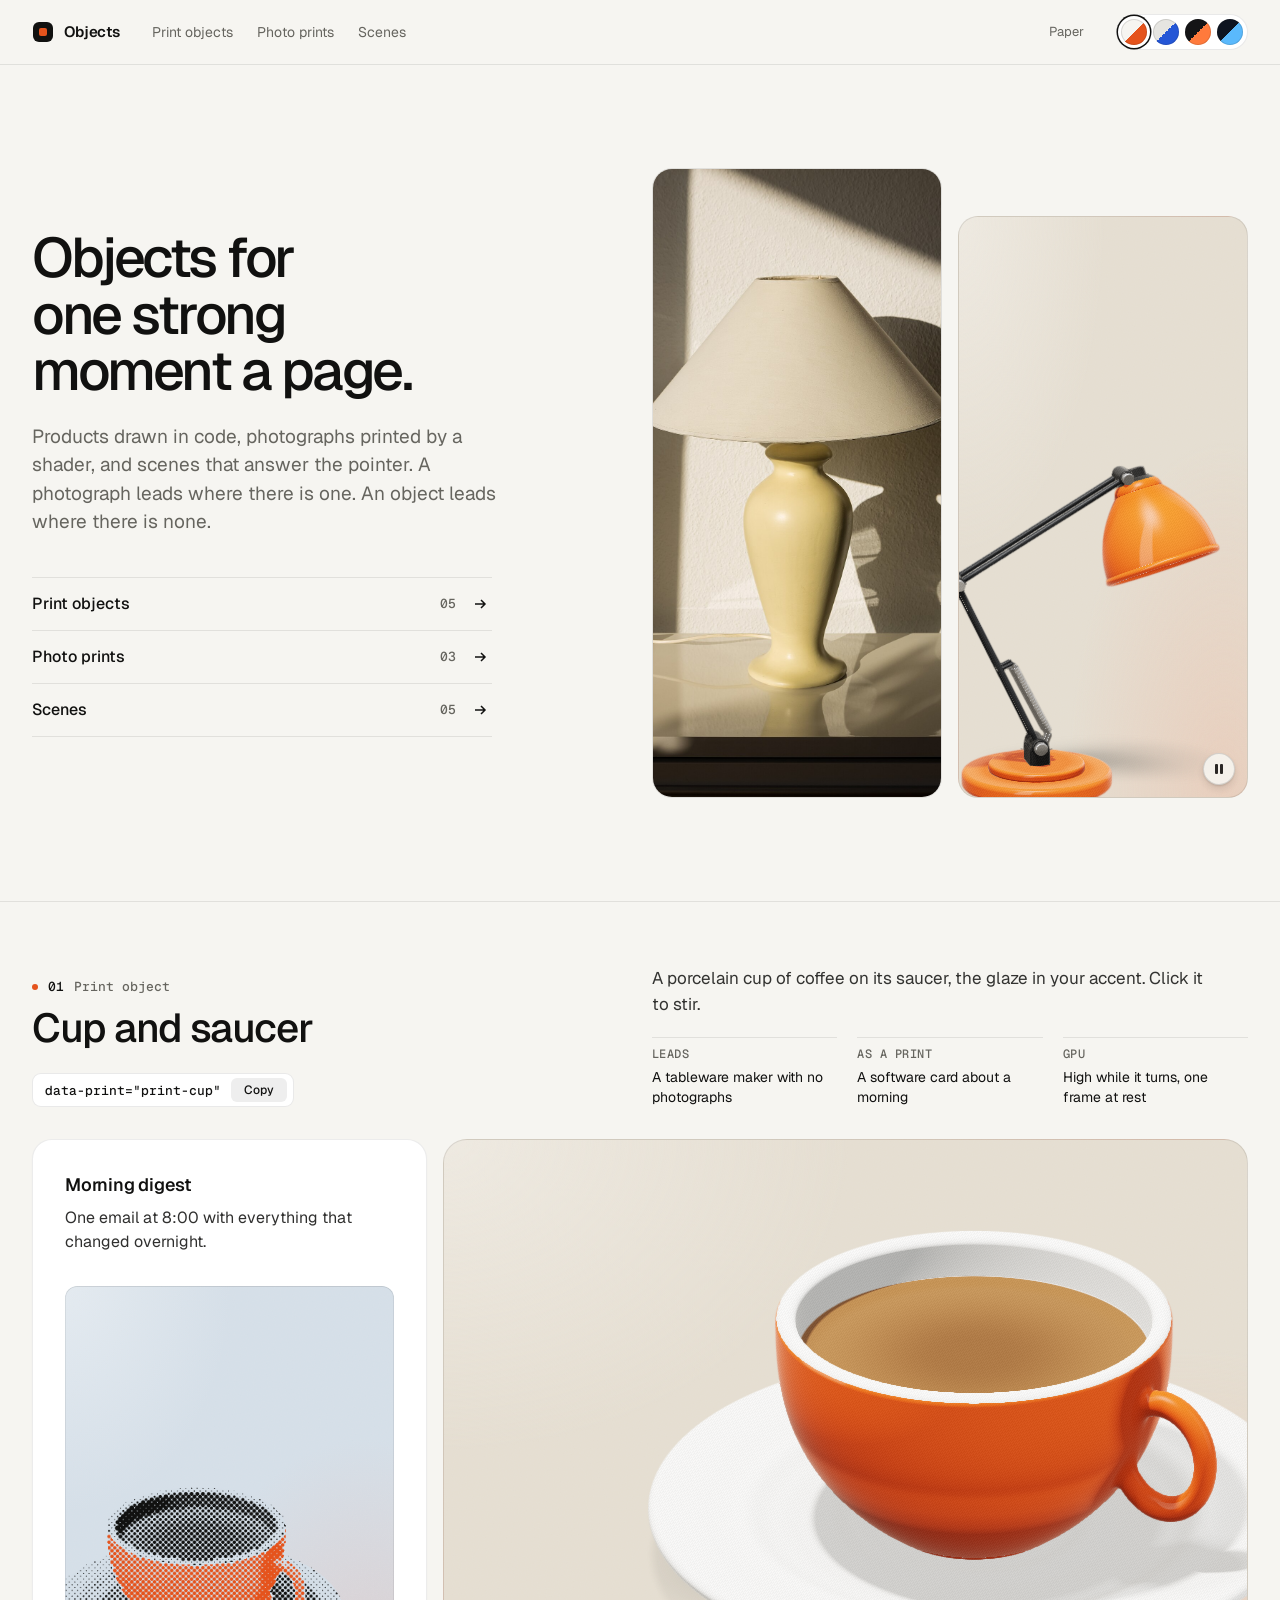
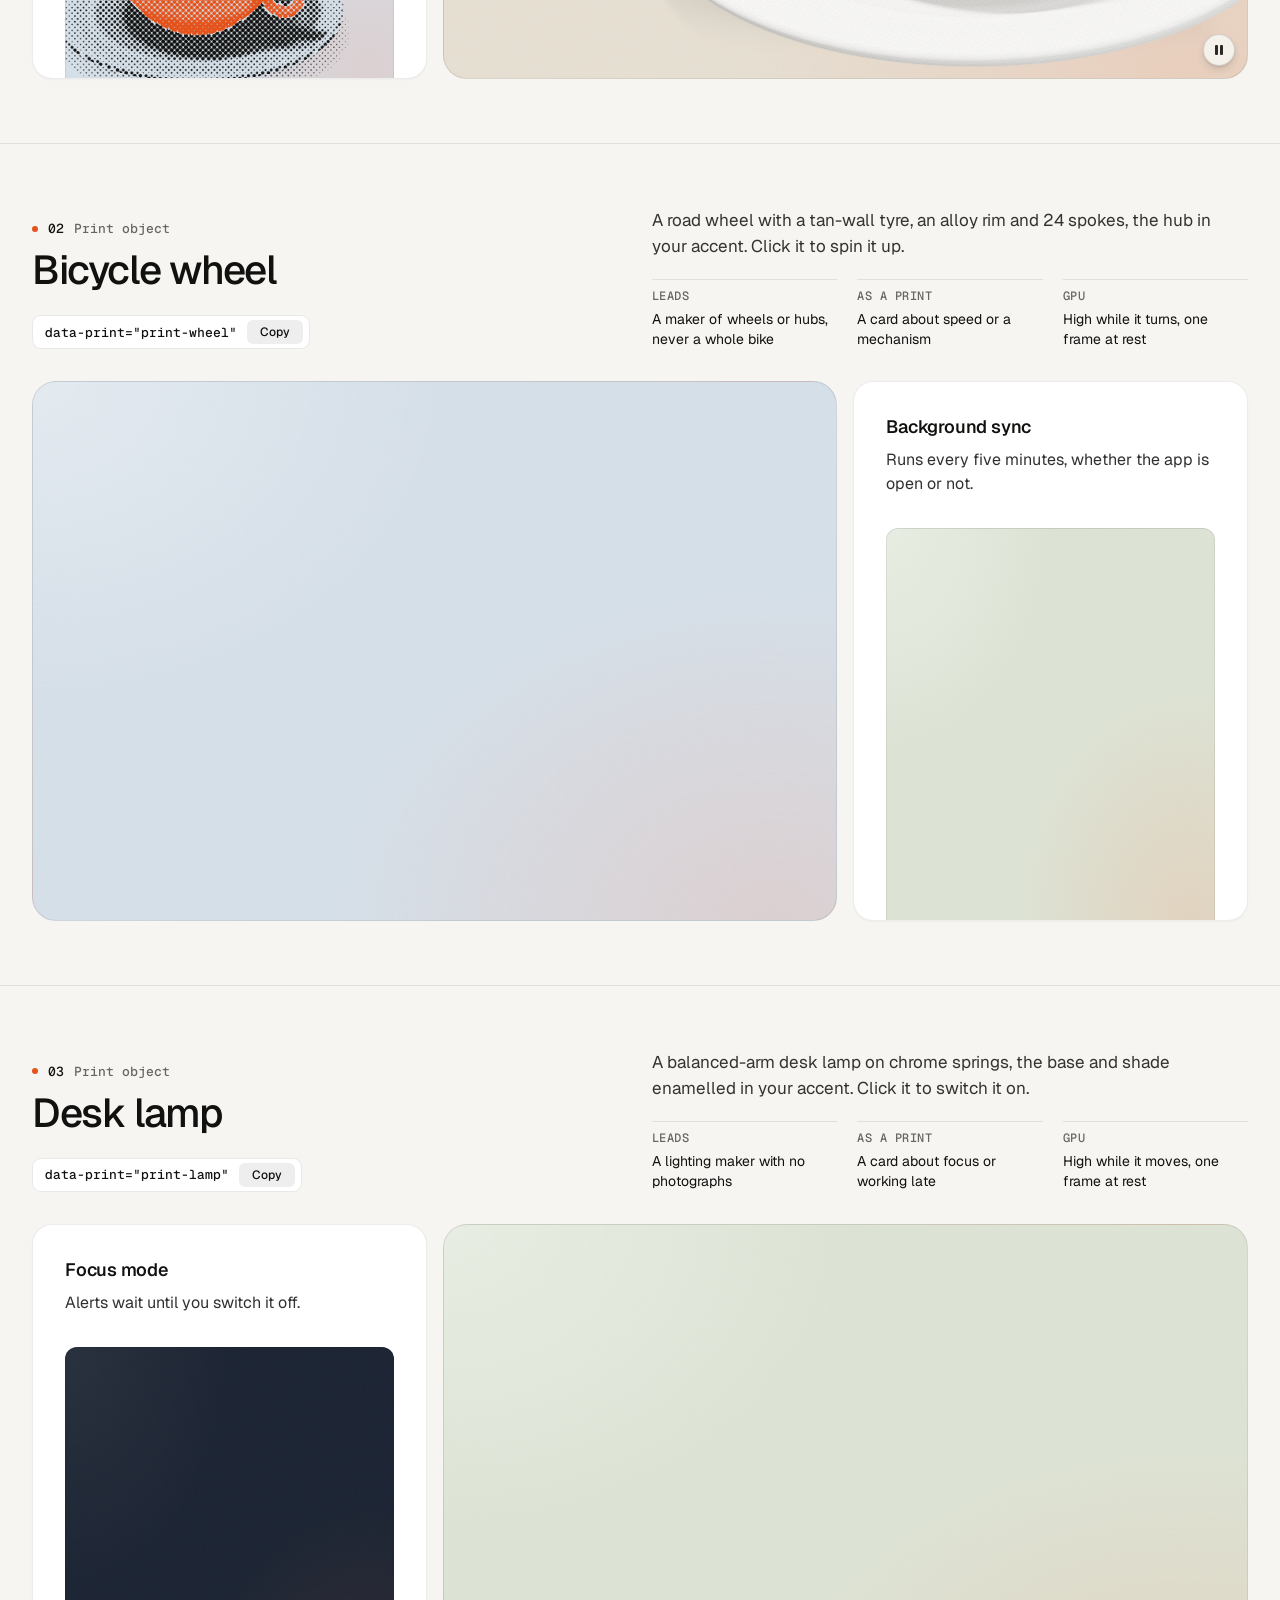
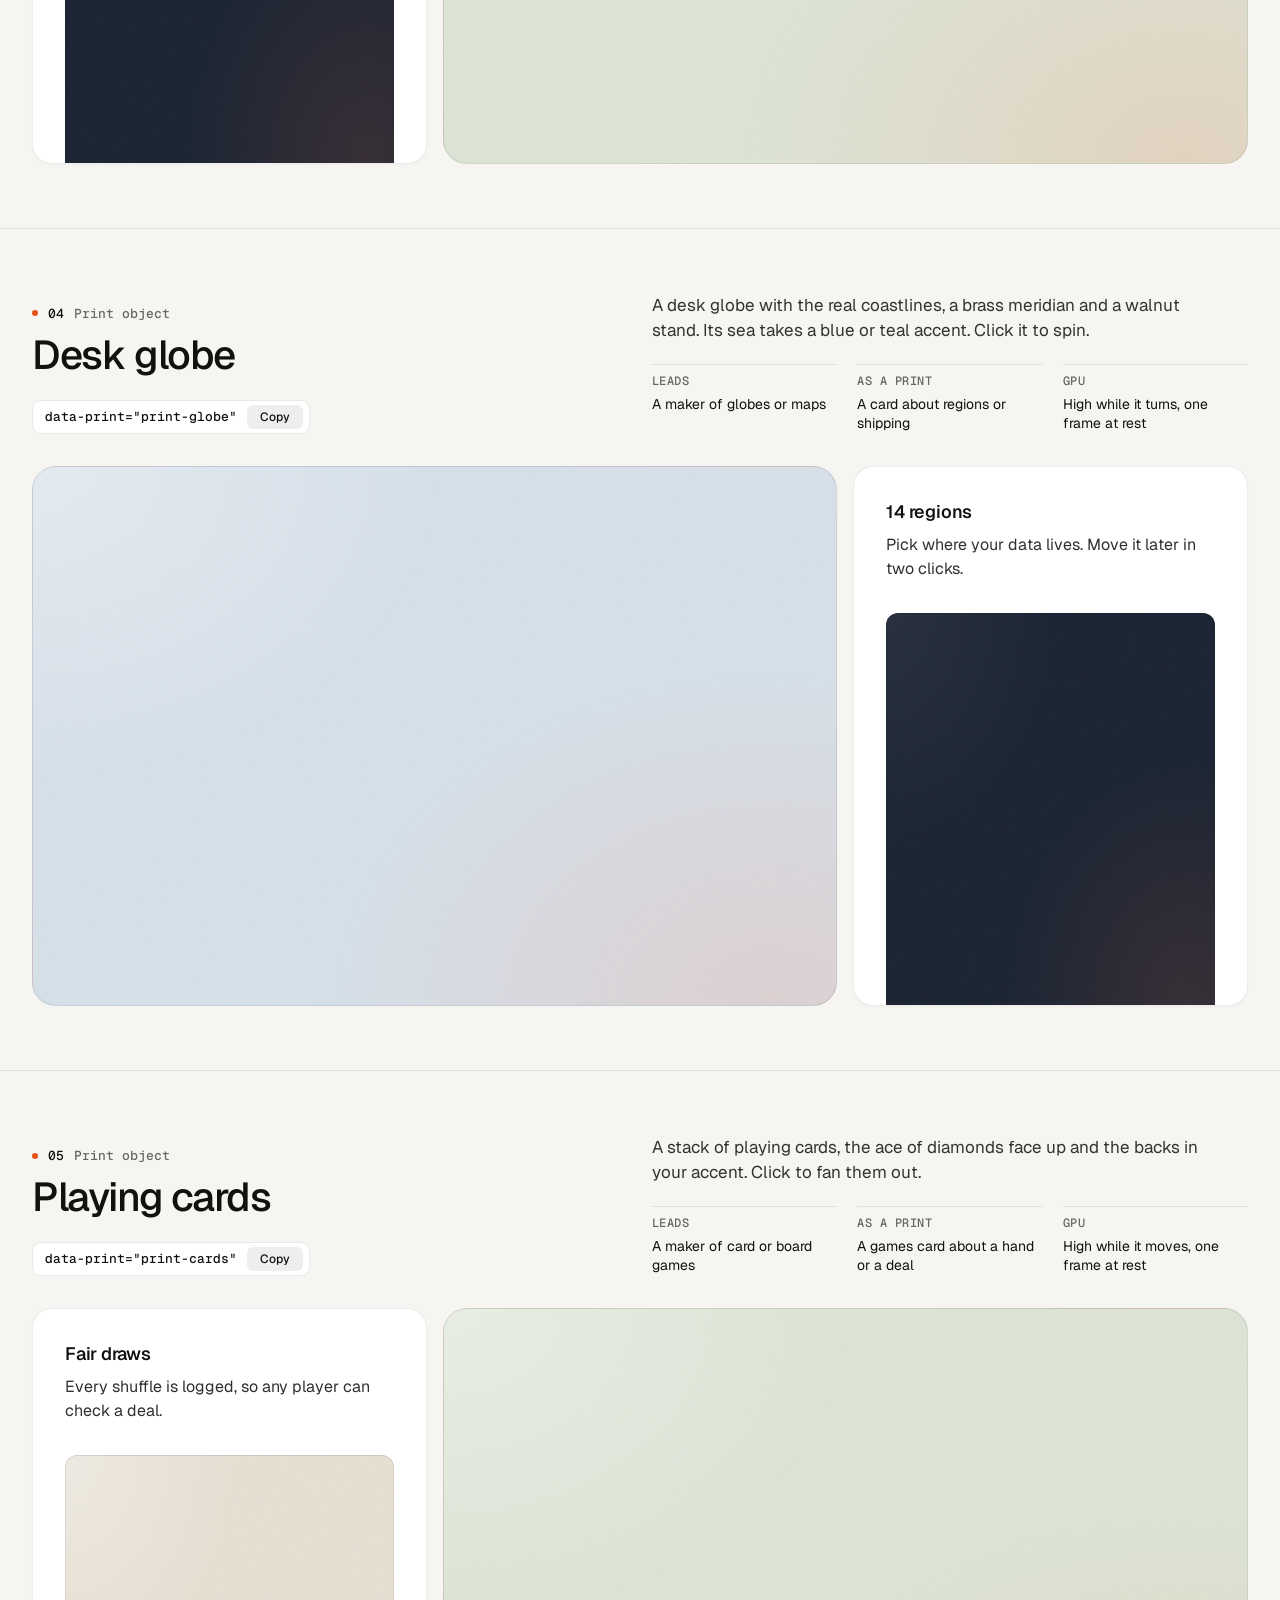
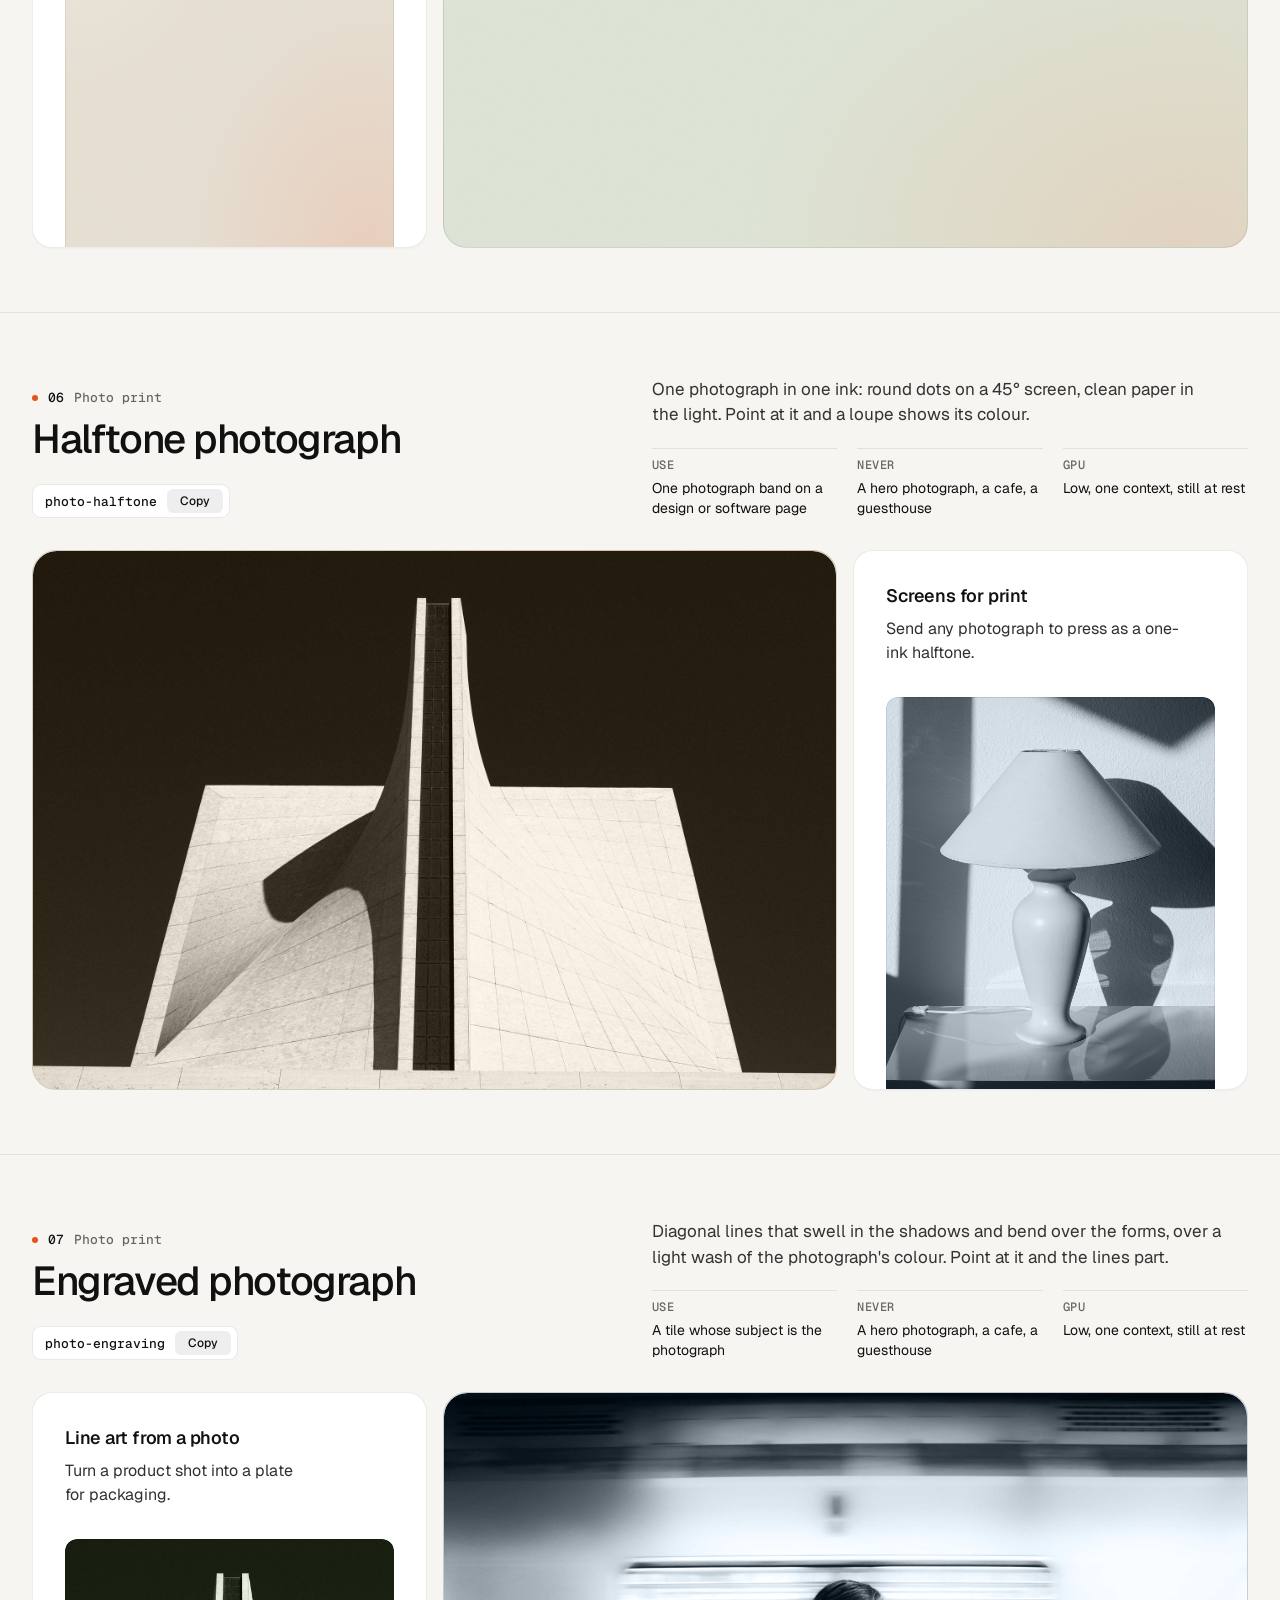
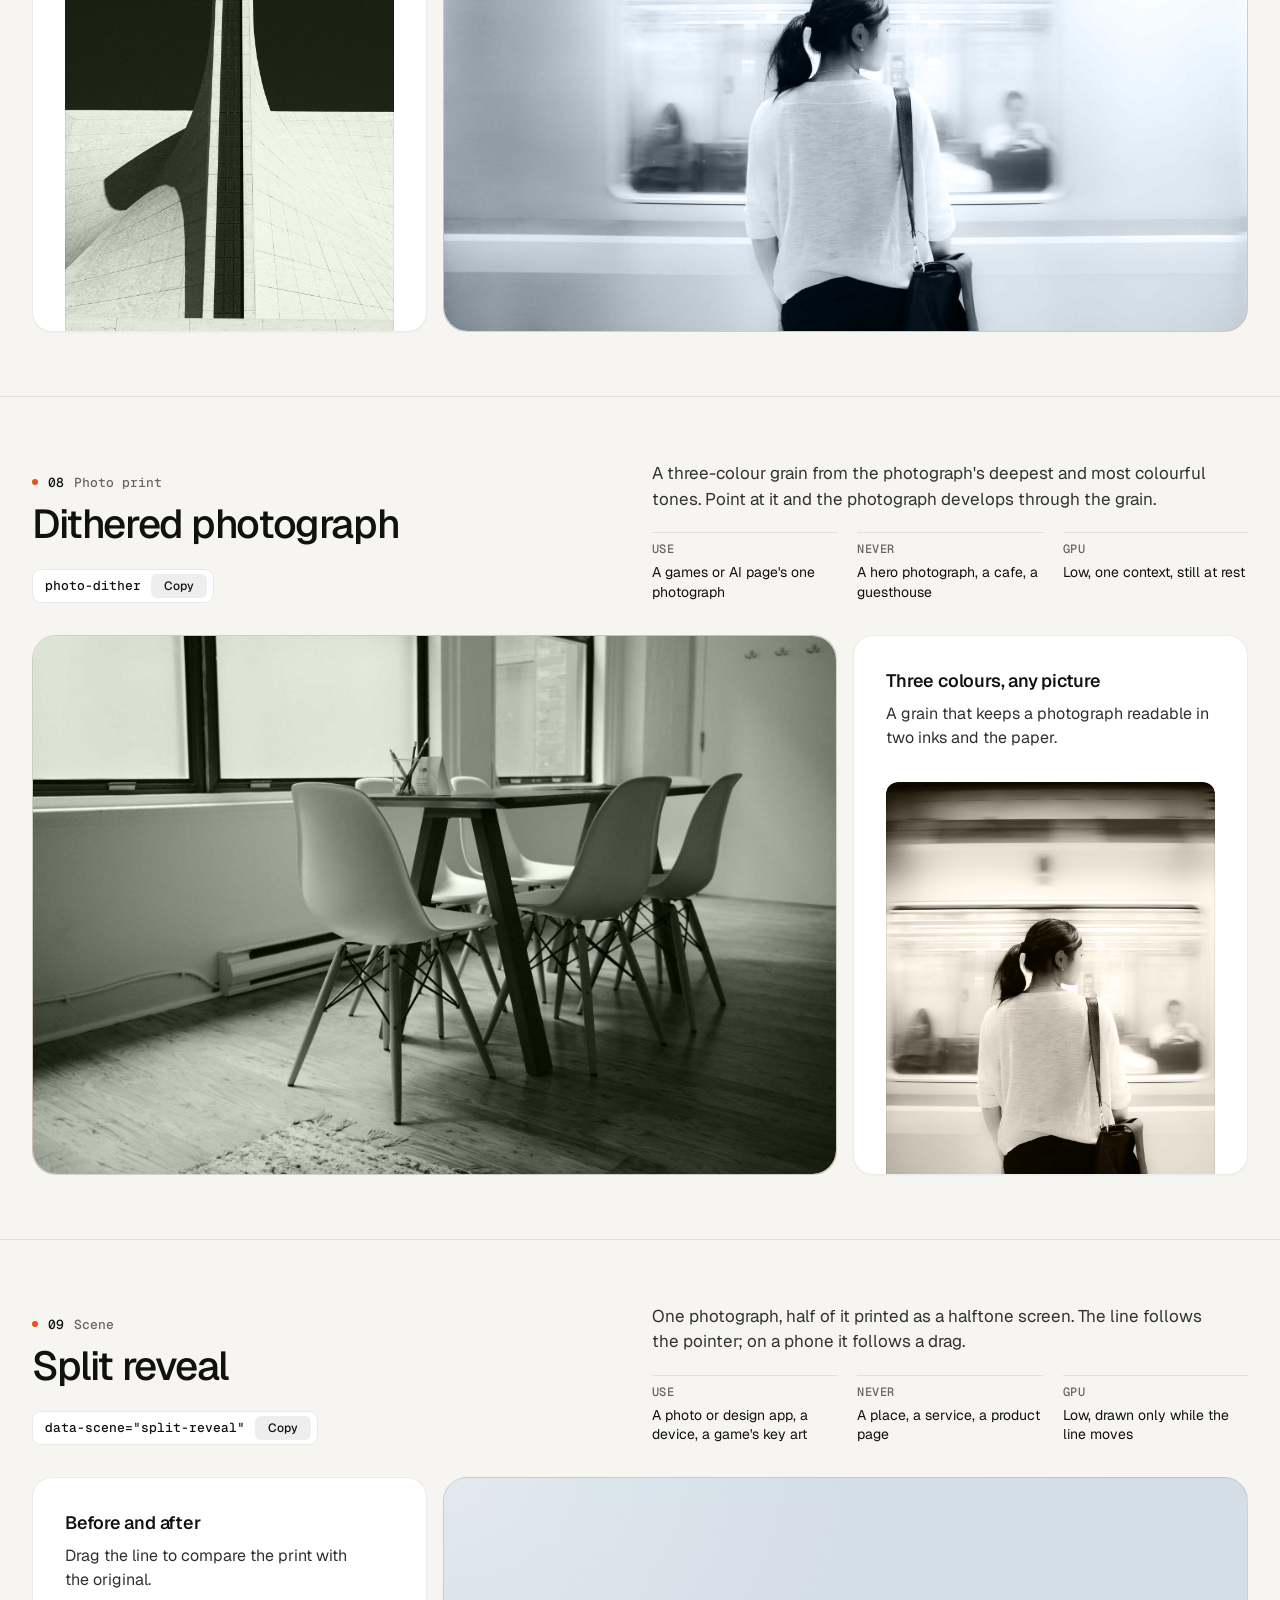
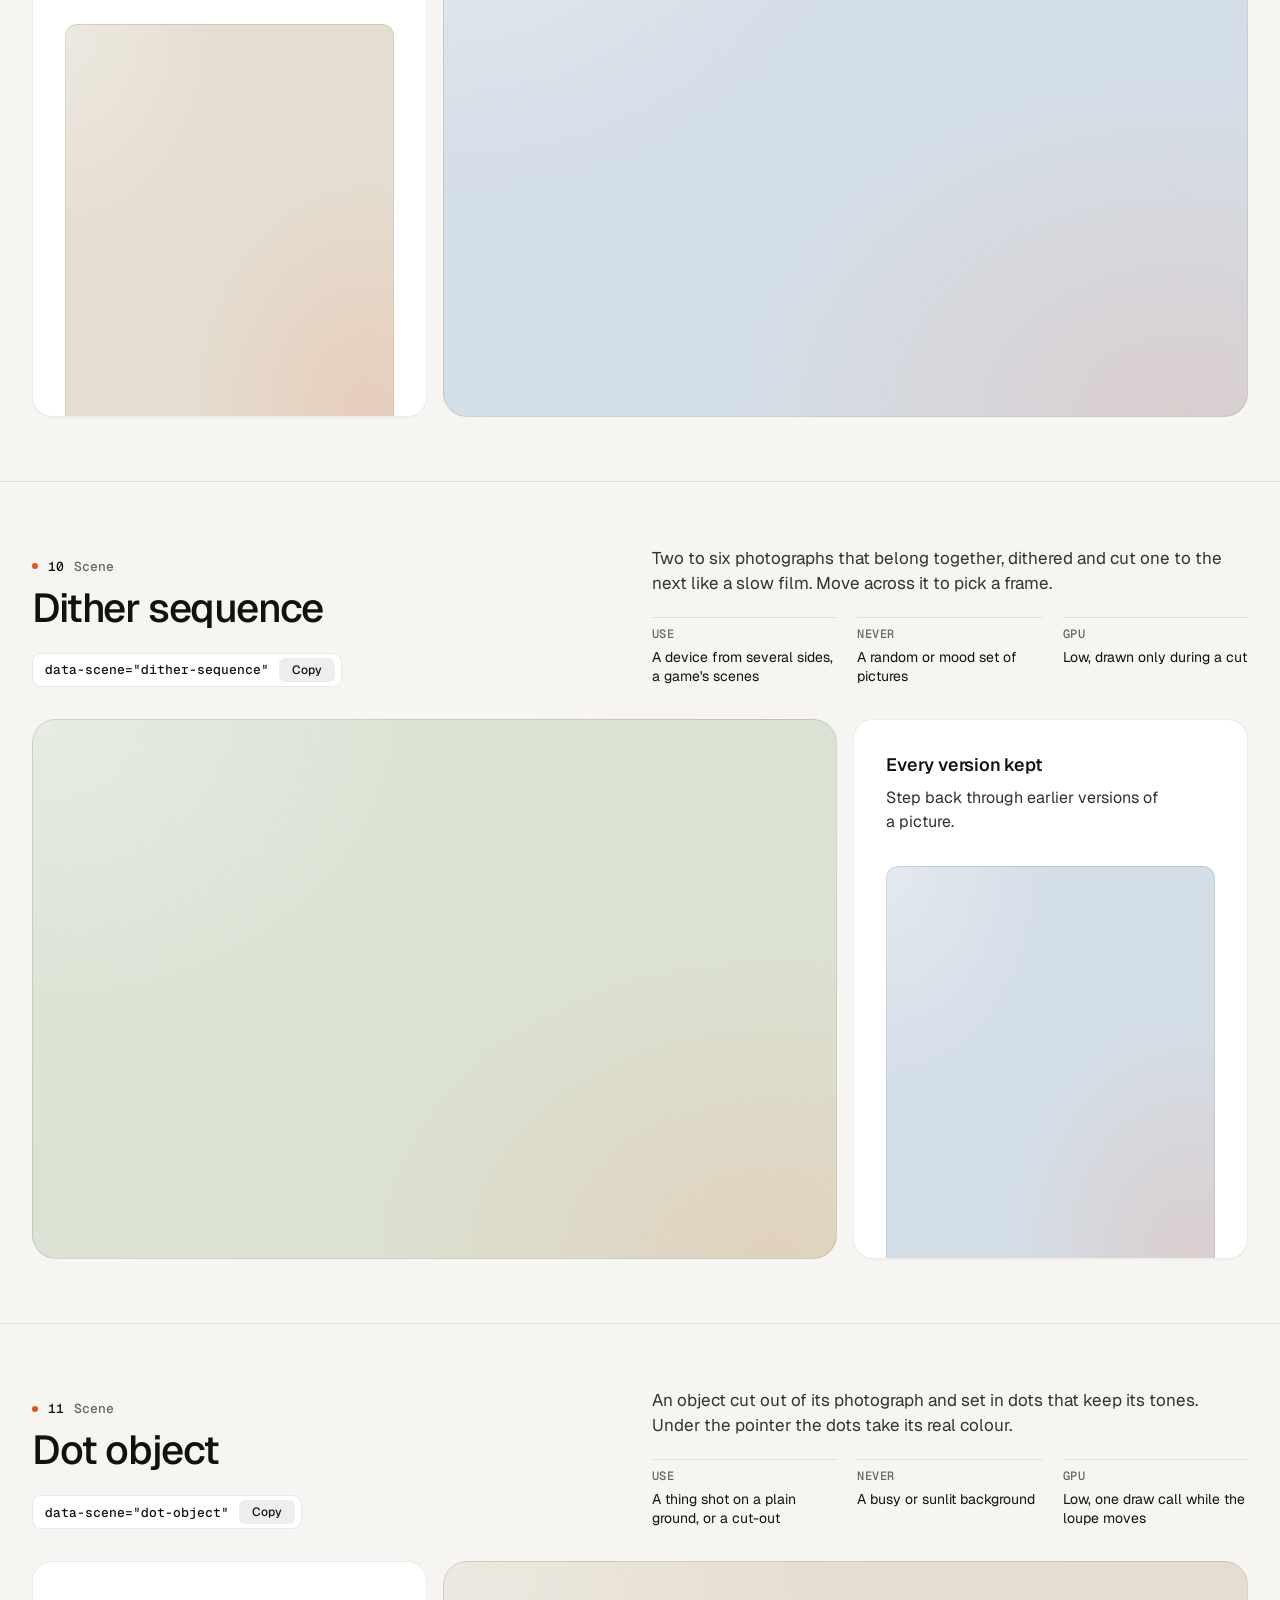
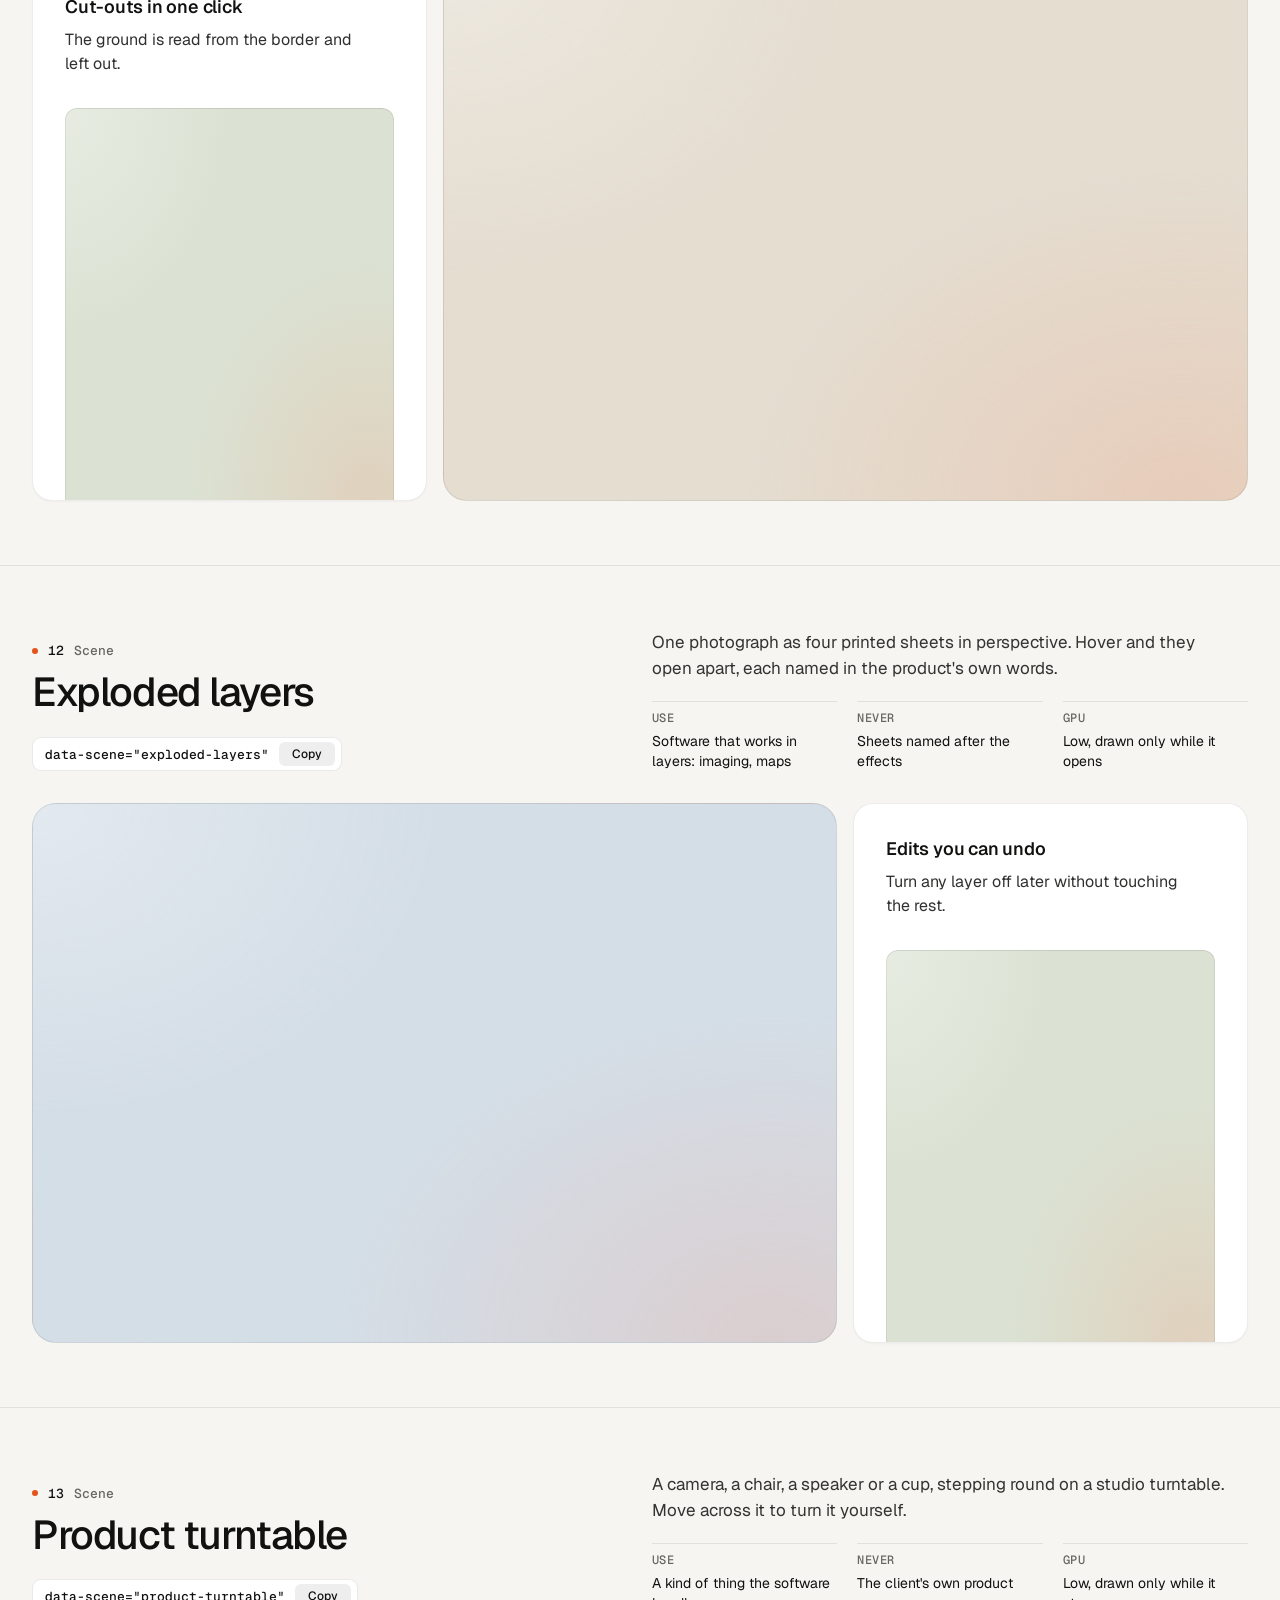
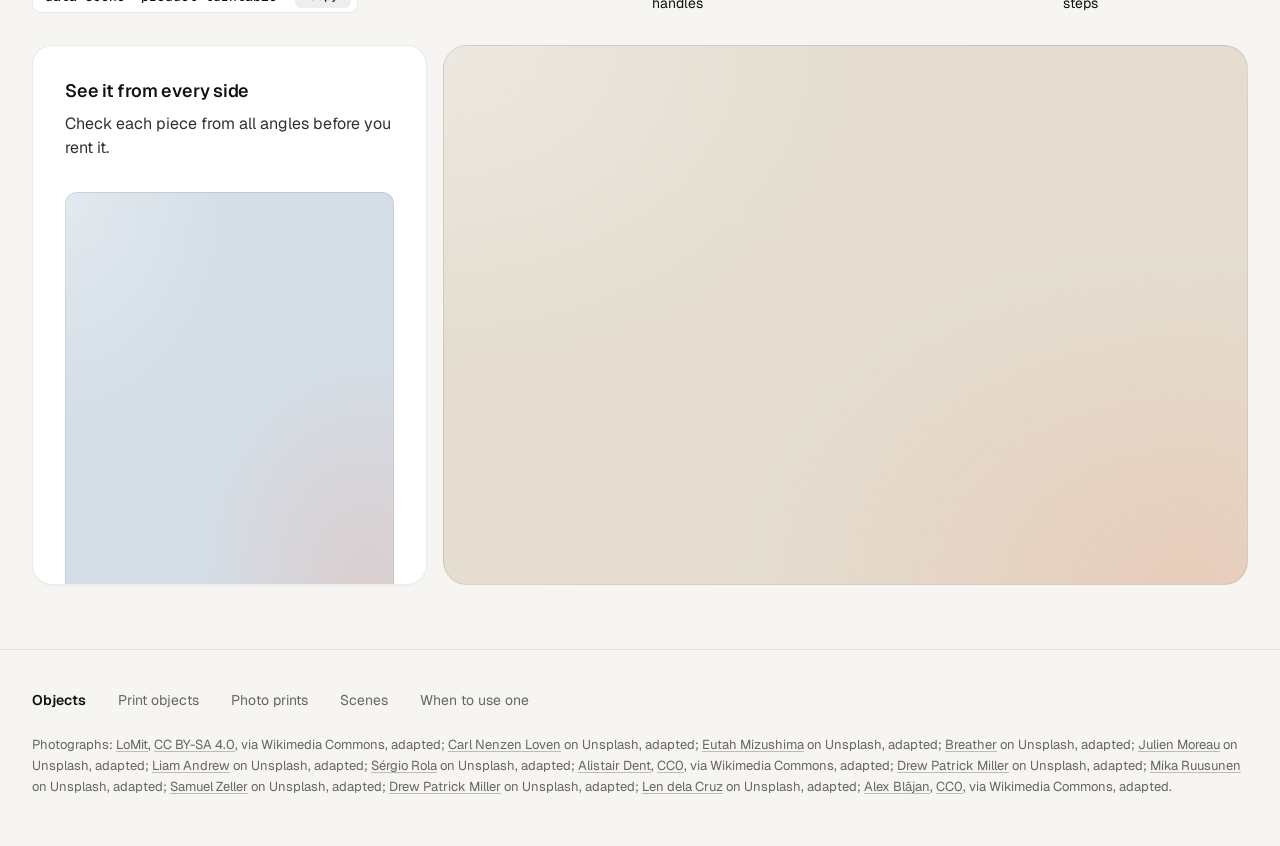
<file: assets/objects/index.html>
<!doctype html>
<html lang="en" data-palette="paper">
<head>
<script>window.__tpGlMax = 16;   /* a gallery shows many live effects at once; a page of a site keeps the default 4 (fx.js) */</script>
<meta charset="utf-8">
<meta name="viewport" content="width=device-width, initial-scale=1">
<title>Objects</title>
<meta name="description" content="Thirteen objects for one strong moment a page: products drawn in code, photographs printed by a shader, scenes that answer the pointer.">
<link rel="icon" href="data:,">
<link rel="preconnect" href="https://fonts.googleapis.com">
<link rel="preconnect" href="https://fonts.gstatic.com" crossorigin>
<link href="https://fonts.googleapis.com/css2?family=Geist:wght@300..700&family=Geist+Mono:wght@400;500&display=swap" rel="stylesheet">
<link rel="stylesheet" href="../ui/base.css">
<link rel="stylesheet" href="../ui/cards.css">
<style>
  /* palettes: page tokens, four grounds (--g1 sand, --g2 sky, --g3 sage, --g4 deep) and the globe's sea */
  :root {
    --font-text: "Geist", system-ui, sans-serif; --font-mono: "Geist Mono", ui-monospace, monospace;
    --ease: cubic-bezier(.2, .7, .2, 1);
    --gutter: 32px; --max: 1312px;
  }
  [data-palette="paper"] { --bg: #f6f5f1; --card: #ffffff; --surface: #ffffff; --ink: #111110; --muted: #66655f; --accent: #e5531c; --accent-ink: #ffffff;
    --g1: #e4ddd0; --g2: #d4dee7; --g3: #dbe2d3; --g4: #1a2230; --sea: #2f6aa8; --line: rgb(17 17 16 / 0.09); }
  [data-palette="stone"] { --bg: #e6e5e1; --card: #f3f2ef; --surface: #f3f2ef; --ink: #1a1b1d; --muted: #5d5e62; --accent: #2456d6; --accent-ink: #ffffff;
    --g1: #d6d5d0; --g2: #c9d4df; --g3: #dad3c6; --g4: #1d2633; --sea: #2456d6; --line: rgb(26 27 29 / 0.1); }
  [data-palette="graphite"] { --bg: #0b0b0c; --card: #141416; --surface: #141416; --ink: #f2f2ef; --muted: #96979c; --accent: #ff7a3c; --accent-ink: #120c08;
    --g1: #1e1d1b; --g2: #17202a; --g3: #1b201b; --g4: #23262c; --sea: #4f9be0; --line: rgb(242 242 239 / 0.09); }
  [data-palette="night"] { --bg: #070b14; --card: #0e1420; --surface: #0e1420; --ink: #e9edf3; --muted: #8b94a4; --accent: #5ab9fc; --accent-ink: #07101a;
    --g1: #121a29; --g2: #0f2231; --g3: #16202b; --g4: #1b2536; --sea: #5ab9fc; --line: rgb(233 237 243 / 0.09); }

  * { box-sizing: border-box; }
  html { scroll-padding-top: 64px; }
  html, body { margin: 0; }
  body { font-family: var(--font-text); background: var(--bg); color: var(--ink); -webkit-font-smoothing: antialiased; font-size: 16px; line-height: 1.5;
    transition: background-color 320ms var(--ease), color 320ms var(--ease); }
  a { color: inherit; }
  .wrap { max-width: var(--max); margin: 0 auto; padding: 0 var(--gutter); }

  /* ------------------------------------------------ the bar */
  .bar { position: sticky; top: 0; z-index: 30; background: color-mix(in oklab, var(--bg) 84%, transparent); backdrop-filter: blur(16px) saturate(1.2); border-bottom: 1px solid var(--line); }
  .bar__in { height: 64px; display: flex; align-items: center; gap: 32px; }
  .brand { display: inline-flex; align-items: center; gap: 10px; font-weight: 600; font-size: 15px; letter-spacing: -0.01em; text-decoration: none; }
  .brand svg { width: 22px; height: 22px; }
  .brand svg .a { fill: var(--accent); transition: transform 420ms var(--ease); transform-origin: 11px 11px; }
  .brand:hover svg .a { transform: rotate(90deg); }
  .nav { display: flex; gap: 24px; font-size: 14px; }
  .nav a { position: relative; text-decoration: none; color: var(--muted); transition: color 180ms ease; padding: 6px 0; }
  .nav a::after { content: ""; position: absolute; left: 0; right: 0; bottom: 0; height: 1px; background: currentColor; transform: scaleX(0); transform-origin: left; transition: transform 260ms var(--ease); }
  .nav a:hover { color: var(--ink); }
  .nav a:hover::after { transform: scaleX(1); }
  .sp { flex: 1; }
  .swatches { display: flex; align-items: center; gap: 6px; padding: 4px; border-radius: 999px; border: 1px solid var(--line); background: var(--card); }
  .sw { position: relative; width: 26px; height: 26px; border-radius: 50%; border: 0; padding: 0; cursor: pointer; background: linear-gradient(135deg, var(--s-bg) 0 50%, var(--s-ac) 50% 100%);
    box-shadow: inset 0 0 0 1px rgb(0 0 0 / 0.12); transition: transform 200ms var(--ease); }
  .sw::after { content: ""; position: absolute; inset: -3px; border-radius: 50%; box-shadow: 0 0 0 1.5px var(--ink); opacity: 0; transform: scale(0.8); transition: opacity 200ms ease, transform 260ms var(--ease); }
  .sw:hover { transform: scale(1.08); }
  .sw:active { transform: scale(0.94); }
  .sw[aria-pressed="true"]::after { opacity: 1; transform: scale(1); }
  .sw:focus-visible { outline: 2px solid var(--ink); outline-offset: 3px; }
  .sw-label { font-size: 13px; color: var(--muted); min-width: 60px; text-align: right; }

  /* ------------------------------------------------ grounds: a soft lit mesh of the ground's own tone, a fine grain */
  .gr, .card > .panel.gr { --calm-k: 0%; background-color: var(--pg);
    background-image:
      radial-gradient(80% 90% at 92% 100%, color-mix(in oklab, var(--accent) 13%, var(--pg)), transparent 68%),
      radial-gradient(70% 80% at 0% 0%, color-mix(in oklab, var(--lift, #ffffff) var(--lift-k, 34%), var(--pg)), transparent 72%); }
  .gr.dk, [data-palette="graphite"] .gr, [data-palette="night"] .gr { --lift: #ffffff; --lift-k: 6%; }
  .grain { position: absolute; inset: 0; z-index: 0; pointer-events: none; opacity: .32; mix-blend-mode: soft-light; border-radius: inherit;
    background-image: url("data:image/svg+xml;utf8,<svg xmlns='http://www.w3.org/2000/svg' width='160' height='160'><filter id='n'><feTurbulence type='fractalNoise' baseFrequency='.85' numOctaves='2' stitchTiles='stitch'/><feColorMatrix values='0 0 0 0 .5  0 0 0 0 .5  0 0 0 0 .5  0 0 0 .9 0'/></filter><rect width='100%' height='100%' filter='url(%23n)'/></svg>"); }
  .slot { position: absolute; inset: 0; z-index: 1; border-radius: inherit; }
  .slot > .host { position: absolute; inset: 0; border-radius: inherit; overflow: hidden; }

  /* ------------------------------------------------ hero */
  .hero { min-height: calc(100svh - 64px); display: grid; align-items: center; padding: 56px 0; }
  .hero__grid { display: grid; grid-template-columns: repeat(12, minmax(0, 1fr)); gap: 24px; align-items: center; }
  .hero__copy { grid-column: 1 / span 5; }
  .hero h1 { margin: 0; font-size: clamp(44px, 3.4vw + 12px, 72px); line-height: 1.02; letter-spacing: -0.045em; font-weight: 520; text-wrap: balance; }
  .hero__lede { margin: 24px 0 0; font-size: 19px; line-height: 1.5; color: var(--muted); max-width: 40ch; text-wrap: pretty; }
  .index { margin: 40px 0 0; padding: 0; list-style: none; border-top: 1px solid var(--line); max-width: 460px; }
  .index a { display: grid; grid-template-columns: 1fr auto 20px; align-items: center; gap: 16px; padding: 14px 0; border-bottom: 1px solid var(--line); text-decoration: none; font-size: 16px; font-weight: 500; }
  .index a span { font: 500 13px/1 var(--font-mono); color: var(--muted); }
  .index a svg { width: 16px; height: 16px; transition: transform 260ms var(--ease); }
  .index a:hover svg { transform: translateX(4px); }
  .hero__pics { grid-column: 7 / span 6; display: grid; grid-template-columns: 1fr 1fr; gap: 16px; height: min(70svh, 660px); min-height: 440px; }
  .pic { position: relative; overflow: clip; border-radius: 20px; border: 1px solid var(--line); isolation: isolate; }
  .pic img { position: absolute; inset: 0; width: 100%; height: 100%; object-fit: cover; object-position: 50% 42%; display: block; }
  .pic--down { margin-top: 48px; }

  /* ------------------------------------------------ an object, one screen */
  .obj { min-height: calc(100svh - 64px); display: grid; align-content: center; padding: 64px 0; border-top: 1px solid var(--line); }
  .obj__head { display: grid; grid-template-columns: repeat(12, minmax(0, 1fr)); gap: 24px; align-items: end; margin-bottom: 32px; }
  .obj__title { grid-column: 1 / span 5; }
  .obj__n { margin: 0 0 14px; font: 500 13px/1 var(--font-mono); color: var(--muted); display: flex; gap: 10px; align-items: center; }
  .obj__n b { color: var(--ink); font-weight: 500; }
  .obj__n i { width: 6px; height: 6px; border-radius: 50%; background: var(--accent); display: inline-block; }
  .obj h2 { margin: 0; font-size: clamp(34px, 1.9vw + 16px, 52px); line-height: 1.04; letter-spacing: -0.035em; font-weight: 520; text-wrap: balance; }
  .obj__about { grid-column: 7 / span 6; }
  .obj__line { margin: 0; font-size: 17px; line-height: 1.5; color: color-mix(in oklab, var(--ink) 82%, var(--bg)); max-width: 52ch; text-wrap: pretty; }
  .facts { display: grid; grid-template-columns: repeat(3, minmax(0, 1fr)); gap: 20px; margin: 20px 0 0; }
  .facts div { border-top: 1px solid var(--line); padding-top: 10px; }
  .facts dt { font: 500 12px/1 var(--font-mono); color: var(--muted); text-transform: uppercase; letter-spacing: .04em; }
  .facts dd { margin: 8px 0 0; font-size: 14px; line-height: 1.4; }
  .copy { margin-top: 24px; display: inline-flex; align-items: center; gap: 10px; height: 34px; padding: 0 6px 0 12px; border-radius: 9px; border: 1px solid var(--line);
    background: var(--card); color: var(--ink); font: 500 13px/1 var(--font-mono); cursor: pointer; transition: border-color 180ms ease, transform 160ms var(--ease); }
  .copy:hover { border-color: color-mix(in oklab, var(--ink) 24%, transparent); }
  .copy:active { transform: scale(0.97); }
  .copy:focus-visible { outline: 2px solid var(--ink); outline-offset: 2px; }
  .copy em { font-style: normal; display: inline-grid; place-items: center; height: 24px; padding: 0 8px; border-radius: 6px; background: color-mix(in oklab, var(--ink) 7%, transparent); font-family: var(--font-text); font-size: 12px; overflow: hidden; }
  .copy em span { grid-area: 1 / 1; transition: transform 260ms var(--ease), opacity 200ms ease; }
  .copy em span + span { transform: translateY(110%); opacity: 0; }
  .copy.done em span:first-child { transform: translateY(-110%); opacity: 0; }
  .copy.done em span + span { transform: none; opacity: 1; }

  .duo { display: grid; grid-template-columns: repeat(12, minmax(0, 1fr)); gap: 16px; height: clamp(400px, calc(100svh - 360px), 600px); }
  .big { grid-column: 1 / span 8; position: relative; overflow: clip; isolation: isolate; border-radius: 24px; border: 1px solid var(--line); }
  .duo .card { grid-column: 9 / span 4; }
  .obj:nth-of-type(even) .big { grid-column: 5 / span 8; grid-row: 1; }
  .obj:nth-of-type(even) .duo .card { grid-column: 1 / span 4; grid-row: 1; }
  .duo .card > .panel { flex: 1 1 auto; min-height: 0; }

  /* ------------------------------------------------ footer */
  .foot { border-top: 1px solid var(--line); padding: 40px 0 48px; font-size: 14px; color: var(--muted); }
  .foot__row { display: flex; flex-wrap: wrap; gap: 12px 32px; align-items: baseline; }
  .foot__row b { color: var(--ink); font-weight: 600; }
  .foot__row a { text-decoration: none; }
  .foot__row a:hover { color: var(--ink); }
  .credits { margin: 24px 0 0; font-size: 13px; line-height: 1.6; color: var(--muted); }
  .credits a { text-decoration: underline; text-decoration-color: color-mix(in oklab, currentColor 40%, transparent); text-underline-offset: 2px; }

  @media (max-width: 1023px) {
    .hero__copy, .hero__pics { grid-column: 1 / -1; }
    .hero__pics { height: auto; min-height: 0; }
    .pic { aspect-ratio: 3 / 4; }
    .obj__title, .obj__about { grid-column: 1 / -1; }
    .duo { height: auto; grid-template-columns: minmax(0, 1fr); }
    .big, .duo .card, .obj:nth-of-type(even) .big, .obj:nth-of-type(even) .duo .card { grid-column: 1 / -1; grid-row: auto; }
    .big { aspect-ratio: 4 / 3; }
    .duo .card > .panel { flex: none; height: 320px; }
  }
  @media (max-width: 760px) {
    :root { --gutter: 16px; }
    .nav, .sw-label { display: none; }
    .hero { padding: 32px 0 40px; }
    .hero__lede { font-size: 17px; }
    .hero__pics { gap: 10px; }
    .pic { border-radius: 16px; }
    .pic--down { margin-top: 28px; }
    .obj { padding: 72px 0; min-height: 0; }
    .obj .wrap { display: flex; flex-direction: column; }
    .obj__head, .obj__about { display: contents; }
    .obj__title { order: 1; margin-bottom: 16px; }
    .obj__line { order: 2; margin-bottom: 28px; }
    .duo { order: 3; }
    .facts { order: 4; margin-top: 28px; }
    .copy, .index { display: none; }
    .facts { grid-template-columns: minmax(0, 1fr); gap: 0; }
    .facts div { display: grid; grid-template-columns: 96px 1fr; gap: 12px; padding: 10px 0; }
    .facts dd { margin: 0; }
    .big { aspect-ratio: 4 / 5; border-radius: 18px; }
    .duo .card > .panel { height: 300px; }
  }
  @media (prefers-reduced-motion: reduce) { *, *::before, *::after { transition-duration: 0ms !important; } }
</style>
</head>
<body>
<header class="bar">
  <div class="wrap bar__in">
    <a class="brand" href="#top" aria-label="Objects, back to the top">
      <svg viewBox="0 0 22 22" aria-hidden="true"><rect x="1" y="1" width="20" height="20" rx="6" fill="currentColor"/><rect class="a" x="7" y="7" width="8" height="8" rx="2"/></svg>
      Objects
    </a>
    <nav class="nav" aria-label="Families">
      <a href="#print-cup">Print objects</a>
      <a href="#photo-halftone">Photo prints</a>
      <a href="#split-reveal">Scenes</a>
    </nav>
    <span class="sp"></span>
    <span class="sw-label" id="sw-label">Paper</span>
    <div class="swatches" role="group" aria-label="Palette">
      <button type="button" class="sw" data-pal="paper" aria-label="Paper" aria-pressed="true" style="--s-bg:#f6f5f1;--s-ac:#e5531c"></button>
      <button type="button" class="sw" data-pal="stone" aria-label="Stone" aria-pressed="false" style="--s-bg:#e6e5e1;--s-ac:#2456d6"></button>
      <button type="button" class="sw" data-pal="graphite" aria-label="Graphite" aria-pressed="false" style="--s-bg:#141416;--s-ac:#ff7a3c"></button>
      <button type="button" class="sw" data-pal="night" aria-label="Night" aria-pressed="false" style="--s-bg:#0e1420;--s-ac:#5ab9fc"></button>
    </div>
  </div>
</header>

<main id="top">
  <section class="hero">
    <div class="wrap hero__grid">
      <div class="hero__copy">
        <h1>Objects for one strong moment a page.</h1>
        <p class="hero__lede">Products drawn in code, photographs printed by a shader, and scenes that answer the pointer. A photograph leads where there is one. An object leads where there is none.</p>
        <ul class="index">
          <li><a href="#print-cup">Print objects <span>05</span><svg viewBox="0 0 16 16" fill="none" stroke="currentColor" stroke-width="1.5" aria-hidden="true"><path d="M3 8h10M9 4l4 4-4 4"/></svg></a></li>
          <li><a href="#photo-halftone">Photo prints <span>03</span><svg viewBox="0 0 16 16" fill="none" stroke="currentColor" stroke-width="1.5" aria-hidden="true"><path d="M3 8h10M9 4l4 4-4 4"/></svg></a></li>
          <li><a href="#split-reveal">Scenes <span>05</span><svg viewBox="0 0 16 16" fill="none" stroke="currentColor" stroke-width="1.5" aria-hidden="true"><path d="M3 8h10M9 4l4 4-4 4"/></svg></a></li>
        </ul>
      </div>
      <div class="hero__pics">
        <div class="pic"><img src="photo-kit/photos/lamp.jpg" width="1280" height="1757" alt="Cream ceramic table lamp on a glossy side table in low sun" decoding="async"></div>
        <article class="pic pic--down gr" style="--pg: var(--g1)" aria-label="A balanced-arm desk lamp">
          <div class="grain"></div>
          <div class="slot" data-slot='{"kind":"print","id":"print-lamp","place":"card","ground":"g1","params":{"size":1.06,"x":-0.08,"y":-0.2}}'></div>
        </article>
      </div>
    </div>
  </section>

  <!-- ===================================================== print objects -->
  <section class="obj" id="print-cup">
    <div class="wrap">
      <div class="obj__head">
        <div class="obj__title"><p class="obj__n"><i></i><b>01</b> Print object</p><h2>Cup and saucer</h2>
          <button type="button" class="copy" data-copy='<div data-print="print-cup" data-print-place="card"></div>'>data-print="print-cup"<em><span>Copy</span><span>Copied</span></em></button></div>
        <div class="obj__about">
          <p class="obj__line">A porcelain cup of coffee on its saucer, the glaze in your accent. Click it to stir.</p>
          <dl class="facts"><div><dt>Leads</dt><dd>A tableware maker with no photographs</dd></div><div><dt>As a print</dt><dd>A software card about a morning</dd></div><div><dt>GPU</dt><dd>High while it turns, one frame at rest</dd></div></dl>
        </div>
      </div>
      <div class="duo">
        <article class="big gr" style="--pg: var(--g1)"><div class="grain"></div>
          <div class="slot" data-slot='{"kind":"print","id":"print-cup","place":"hero","ground":"g1","params":{"size":0.96,"x":0.16,"y":-0.04}}'></div></article>
        <article class="card"><h3>Morning digest</h3><p>One email at 8:00 with everything that changed overnight.</p>
          <div class="panel gr" style="--pg: var(--g2)"><div class="grain"></div>
            <div class="slot" data-slot='{"kind":"print","id":"print-cup","place":"card","ground":"g2","params":{"effect":"halftone","turn":0}}'></div></div></article>
      </div>
    </div>
  </section>

  <section class="obj" id="print-wheel">
    <div class="wrap">
      <div class="obj__head">
        <div class="obj__title"><p class="obj__n"><i></i><b>02</b> Print object</p><h2>Bicycle wheel</h2>
          <button type="button" class="copy" data-copy='<div data-print="print-wheel" data-print-place="card"></div>'>data-print="print-wheel"<em><span>Copy</span><span>Copied</span></em></button></div>
        <div class="obj__about">
          <p class="obj__line">A road wheel with a tan-wall tyre, an alloy rim and 24 spokes, the hub in your accent. Click it to spin it up.</p>
          <dl class="facts"><div><dt>Leads</dt><dd>A maker of wheels or hubs, never a whole bike</dd></div><div><dt>As a print</dt><dd>A card about speed or a mechanism</dd></div><div><dt>GPU</dt><dd>High while it turns, one frame at rest</dd></div></dl>
        </div>
      </div>
      <div class="duo">
        <article class="big gr" style="--pg: var(--g2)"><div class="grain"></div>
          <div class="slot" data-slot='{"kind":"print","id":"print-wheel","place":"card","ground":"g2","params":{"size":1.34,"x":-0.08,"y":-0.3}}'></div></article>
        <article class="card"><h3>Background sync</h3><p>Runs every five minutes, whether the app is open or not.</p>
          <div class="panel gr" style="--pg: var(--g3)"><div class="grain"></div>
            <div class="slot" data-slot='{"kind":"print","id":"print-wheel","place":"card","ground":"g3","params":{"effect":"halftone","turn":0}}'></div></div></article>
      </div>
    </div>
  </section>

  <section class="obj" id="print-lamp">
    <div class="wrap">
      <div class="obj__head">
        <div class="obj__title"><p class="obj__n"><i></i><b>03</b> Print object</p><h2>Desk lamp</h2>
          <button type="button" class="copy" data-copy='<div data-print="print-lamp" data-print-place="card"></div>'>data-print="print-lamp"<em><span>Copy</span><span>Copied</span></em></button></div>
        <div class="obj__about">
          <p class="obj__line">A balanced-arm desk lamp on chrome springs, the base and shade enamelled in your accent. Click it to switch it on.</p>
          <dl class="facts"><div><dt>Leads</dt><dd>A lighting maker with no photographs</dd></div><div><dt>As a print</dt><dd>A card about focus or working late</dd></div><div><dt>GPU</dt><dd>High while it moves, one frame at rest</dd></div></dl>
        </div>
      </div>
      <div class="duo">
        <article class="big gr" style="--pg: var(--g3)"><div class="grain"></div>
          <div class="slot" data-slot='{"kind":"print","id":"print-lamp","place":"hero","ground":"g3","params":{"size":0.98,"x":0.14,"y":-0.06,"angle":-24}}'></div></article>
        <article class="card"><h3>Focus mode</h3><p>Alerts wait until you switch it off.</p>
          <div class="panel gr dk" style="--pg: var(--g4)"><div class="grain"></div>
            <div class="slot" data-slot='{"kind":"print","id":"print-lamp","place":"card","ground":"g4","params":{"effect":"dither","step":1,"turn":0}}' aria-label="A desk lamp, switched on"></div></div></article>
      </div>
    </div>
  </section>

  <section class="obj" id="print-globe">
    <div class="wrap">
      <div class="obj__head">
        <div class="obj__title"><p class="obj__n"><i></i><b>04</b> Print object</p><h2>Desk globe</h2>
          <button type="button" class="copy" data-copy='<div data-print="print-globe" data-print-place="card" data-print-params=&apos;{"effect":"engrave"}&apos;></div>'>data-print="print-globe"<em><span>Copy</span><span>Copied</span></em></button></div>
        <div class="obj__about">
          <p class="obj__line">A desk globe with the real coastlines, a brass meridian and a walnut stand. Its sea takes a blue or teal accent. Click it to spin.</p>
          <dl class="facts"><div><dt>Leads</dt><dd>A maker of globes or maps</dd></div><div><dt>As a print</dt><dd>A card about regions or shipping</dd></div><div><dt>GPU</dt><dd>High while it turns, one frame at rest</dd></div></dl>
        </div>
      </div>
      <div class="duo">
        <article class="big gr" style="--pg: var(--g2)"><div class="grain"></div>
          <div class="slot" data-slot='{"kind":"print","id":"print-globe","place":"card","ground":"g2","sea":true,"params":{"size":1.3,"x":-0.1,"y":-0.3}}'></div></article>
        <article class="card"><h3>14 regions</h3><p>Pick where your data lives. Move it later in two clicks.</p>
          <div class="panel gr dk" style="--pg: var(--g4)"><div class="grain"></div>
            <div class="slot" data-slot='{"kind":"print","id":"print-globe","place":"card","ground":"g4","sea":true,"params":{"effect":"engrave","turn":0}}'></div></div></article>
      </div>
    </div>
  </section>

  <section class="obj" id="print-cards">
    <div class="wrap">
      <div class="obj__head">
        <div class="obj__title"><p class="obj__n"><i></i><b>05</b> Print object</p><h2>Playing cards</h2>
          <button type="button" class="copy" data-copy='<div data-print="print-cards" data-print-place="card"></div>'>data-print="print-cards"<em><span>Copy</span><span>Copied</span></em></button></div>
        <div class="obj__about">
          <p class="obj__line">A stack of playing cards, the ace of diamonds face up and the backs in your accent. Click to fan them out.</p>
          <dl class="facts"><div><dt>Leads</dt><dd>A maker of card or board games</dd></div><div><dt>As a print</dt><dd>A games card about a hand or a deal</dd></div><div><dt>GPU</dt><dd>High while it moves, one frame at rest</dd></div></dl>
        </div>
      </div>
      <div class="duo">
        <article class="big gr" style="--pg: var(--g3)"><div class="grain"></div>
          <div class="slot" data-slot='{"kind":"print","id":"print-cards","place":"hero","ground":"g3","params":{"size":0.98,"x":0.16,"y":-0.04}}'></div></article>
        <article class="card"><h3>Fair draws</h3><p>Every shuffle is logged, so any player can check a deal.</p>
          <div class="panel gr" style="--pg: var(--g1)"><div class="grain"></div>
            <div class="slot" data-slot='{"kind":"print","id":"print-cards","place":"card","ground":"g1","params":{"effect":"halftone","turn":0}}'></div></div></article>
      </div>
    </div>
  </section>

  <!-- ===================================================== photo prints -->
  <section class="obj" id="photo-halftone">
    <div class="wrap">
      <div class="obj__head">
        <div class="obj__title"><p class="obj__n"><i></i><b>06</b> Photo print</p><h2>Halftone photograph</h2>
          <button type="button" class="copy" data-copy="import print from './assets/objects/photo-halftone/object.js'; print.mount(frame, { palette: fx.readPalette(frame) });">photo-halftone<em><span>Copy</span><span>Copied</span></em></button></div>
        <div class="obj__about">
          <p class="obj__line">One photograph in one ink: round dots on a 45° screen, clean paper in the light. Point at it and a loupe shows its colour.</p>
          <dl class="facts"><div><dt>Use</dt><dd>One photograph band on a design or software page</dd></div><div><dt>Never</dt><dd>A hero photograph, a cafe, a guesthouse</dd></div><div><dt>GPU</dt><dd>Low, one context, still at rest</dd></div></dl>
        </div>
      </div>
      <div class="duo">
        <article class="big gr" style="--pg: var(--g1)">
          <div class="slot" data-slot='{"kind":"photo","id":"photo-halftone","ground":"g1","photo":"concrete"}'></div></article>
        <article class="card"><h3>Screens for print</h3><p>Send any photograph to press as a one-ink halftone.</p>
          <div class="panel gr" style="--pg: var(--g2)">
            <div class="slot" data-slot='{"kind":"photo","id":"photo-halftone","ground":"g2","photo":"lamp","params":{"tint":1}}'></div></div></article>
      </div>
    </div>
  </section>

  <section class="obj" id="photo-engraving">
    <div class="wrap">
      <div class="obj__head">
        <div class="obj__title"><p class="obj__n"><i></i><b>07</b> Photo print</p><h2>Engraved photograph</h2>
          <button type="button" class="copy" data-copy="import print from './assets/objects/photo-engraving/object.js'; print.mount(frame, { palette: fx.readPalette(frame) });">photo-engraving<em><span>Copy</span><span>Copied</span></em></button></div>
        <div class="obj__about">
          <p class="obj__line">Diagonal lines that swell in the shadows and bend over the forms, over a light wash of the photograph's colour. Point at it and the lines part.</p>
          <dl class="facts"><div><dt>Use</dt><dd>A tile whose subject is the photograph</dd></div><div><dt>Never</dt><dd>A hero photograph, a cafe, a guesthouse</dd></div><div><dt>GPU</dt><dd>Low, one context, still at rest</dd></div></dl>
        </div>
      </div>
      <div class="duo">
        <article class="big gr" style="--pg: var(--g2)">
          <div class="slot" data-slot='{"kind":"photo","id":"photo-engraving","ground":"g2","photo":"platform","photoDark":"concrete"}'></div></article>
        <article class="card"><h3>Line art from a photo</h3><p>Turn a product shot into a plate for packaging.</p>
          <div class="panel gr" style="--pg: var(--g3)">
            <div class="slot" data-slot='{"kind":"photo","id":"photo-engraving","ground":"g3","photo":"concrete","photoDark":"room"}'></div></div></article>
      </div>
    </div>
  </section>

  <section class="obj" id="photo-dither">
    <div class="wrap">
      <div class="obj__head">
        <div class="obj__title"><p class="obj__n"><i></i><b>08</b> Photo print</p><h2>Dithered photograph</h2>
          <button type="button" class="copy" data-copy="import print from './assets/objects/photo-dither/object.js'; print.mount(frame, { palette: fx.readPalette(frame) });">photo-dither<em><span>Copy</span><span>Copied</span></em></button></div>
        <div class="obj__about">
          <p class="obj__line">A three-colour grain from the photograph's deepest and most colourful tones. Point at it and the photograph develops through the grain.</p>
          <dl class="facts"><div><dt>Use</dt><dd>A games or AI page's one photograph</dd></div><div><dt>Never</dt><dd>A hero photograph, a cafe, a guesthouse</dd></div><div><dt>GPU</dt><dd>Low, one context, still at rest</dd></div></dl>
        </div>
      </div>
      <div class="duo">
        <article class="big gr" style="--pg: var(--g3)">
          <div class="slot" data-slot='{"kind":"photo","id":"photo-dither","ground":"g3","photo":"room"}'></div></article>
        <article class="card"><h3>Three colours, any picture</h3><p>A grain that keeps a photograph readable in two inks and the paper.</p>
          <div class="panel gr" style="--pg: var(--g1)">
            <div class="slot" data-slot='{"kind":"photo","id":"photo-dither","ground":"g1","photo":"platform"}'></div></div></article>
      </div>
    </div>
  </section>

  <!-- ===================================================== scenes -->
  <section class="obj" id="split-reveal">
    <div class="wrap">
      <div class="obj__head">
        <div class="obj__title"><p class="obj__n"><i></i><b>09</b> Scene</p><h2>Split reveal</h2>
          <button type="button" class="copy" data-copy='<div data-scene="split-reveal" data-scene-src="assets/img/photo.jpg"></div>'>data-scene="split-reveal"<em><span>Copy</span><span>Copied</span></em></button></div>
        <div class="obj__about">
          <p class="obj__line">One photograph, half of it printed as a halftone screen. The line follows the pointer; on a phone it follows a drag.</p>
          <dl class="facts"><div><dt>Use</dt><dd>A photo or design app, a device, a game's key art</dd></div><div><dt>Never</dt><dd>A place, a service, a product page</dd></div><div><dt>GPU</dt><dd>Low, drawn only while the line moves</dd></div></dl>
        </div>
      </div>
      <div class="duo">
        <article class="big gr" style="--pg: var(--g2)">
          <div class="slot" data-slot='{"kind":"scene","id":"split-reveal","ground":"g2","src":"default"}'></div></article>
        <article class="card"><h3>Before and after</h3><p>Drag the line to compare the print with the original.</p>
          <div class="panel gr" style="--pg: var(--g1)">
            <div class="slot" data-slot='{"kind":"scene","id":"split-reveal","ground":"g1","src":"roof","params":{"side":"right","split":0.42}}'></div></div></article>
      </div>
    </div>
  </section>

  <section class="obj" id="dither-sequence">
    <div class="wrap">
      <div class="obj__head">
        <div class="obj__title"><p class="obj__n"><i></i><b>10</b> Scene</p><h2>Dither sequence</h2>
          <button type="button" class="copy" data-copy='<div data-scene="dither-sequence" data-scene-src=&apos;[{"src":"a.jpg"},{"src":"b.jpg"}]&apos;></div>'>data-scene="dither-sequence"<em><span>Copy</span><span>Copied</span></em></button></div>
        <div class="obj__about">
          <p class="obj__line">Two to six photographs that belong together, dithered and cut one to the next like a slow film. Move across it to pick a frame.</p>
          <dl class="facts"><div><dt>Use</dt><dd>A device from several sides, a game's scenes</dd></div><div><dt>Never</dt><dd>A random or mood set of pictures</dd></div><div><dt>GPU</dt><dd>Low, drawn only during a cut</dd></div></dl>
        </div>
      </div>
      <div class="duo">
        <article class="big gr" style="--pg: var(--g3)">
          <div class="slot" data-slot='{"kind":"scene","id":"dither-sequence","ground":"g3","src":"default"}'></div></article>
        <article class="card"><h3>Every version kept</h3><p>Step back through earlier versions of a picture.</p>
          <div class="panel gr" style="--pg: var(--g2)">
            <div class="slot" data-slot='{"kind":"scene","id":"dither-sequence","ground":"g2","src":"spirals","params":{"fit":"contain","autoplay":0}}'></div></div></article>
      </div>
    </div>
  </section>

  <section class="obj" id="dot-object">
    <div class="wrap">
      <div class="obj__head">
        <div class="obj__title"><p class="obj__n"><i></i><b>11</b> Scene</p><h2>Dot object</h2>
          <button type="button" class="copy" data-copy='<div data-scene="dot-object" data-scene-src="assets/img/object-on-white.jpg"></div>'>data-scene="dot-object"<em><span>Copy</span><span>Copied</span></em></button></div>
        <div class="obj__about">
          <p class="obj__line">An object cut out of its photograph and set in dots that keep its tones. Under the pointer the dots take its real colour.</p>
          <dl class="facts"><div><dt>Use</dt><dd>A thing shot on a plain ground, or a cut-out</dd></div><div><dt>Never</dt><dd>A busy or sunlit background</dd></div><div><dt>GPU</dt><dd>Low, one draw call while the loupe moves</dd></div></dl>
        </div>
      </div>
      <div class="duo">
        <article class="big gr" style="--pg: var(--g1)">
          <div class="slot" data-slot='{"kind":"scene","id":"dot-object","ground":"g1","src":"default"}'></div></article>
        <article class="card"><h3>Cut-outs in one click</h3><p>The ground is read from the border and left out.</p>
          <div class="panel gr" style="--pg: var(--g3)">
            <div class="slot" data-slot='{"kind":"scene","id":"dot-object","ground":"g3","src":"dahlia"}'></div></div></article>
      </div>
    </div>
  </section>

  <section class="obj" id="exploded-layers">
    <div class="wrap">
      <div class="obj__head">
        <div class="obj__title"><p class="obj__n"><i></i><b>12</b> Scene</p><h2>Exploded layers</h2>
          <button type="button" class="copy" data-copy='<div data-scene="exploded-layers" data-scene-src="assets/img/photo.jpg" data-scene-params=&apos;{"names":["Photo","Colour","Light","Depth"]}&apos;></div>'>data-scene="exploded-layers"<em><span>Copy</span><span>Copied</span></em></button></div>
        <div class="obj__about">
          <p class="obj__line">One photograph as four printed sheets in perspective. Hover and they open apart, each named in the product's own words.</p>
          <dl class="facts"><div><dt>Use</dt><dd>Software that works in layers: imaging, maps</dd></div><div><dt>Never</dt><dd>Sheets named after the effects</dd></div><div><dt>GPU</dt><dd>Low, drawn only while it opens</dd></div></dl>
        </div>
      </div>
      <div class="duo">
        <article class="big gr" style="--pg: var(--g2)">
          <div class="slot" data-slot='{"kind":"scene","id":"exploded-layers","ground":"g2","src":"default","params":{"names":["Photo","Colour","Light","Depth"]}}'></div></article>
        <article class="card"><h3>Edits you can undo</h3><p>Turn any layer off later without touching the rest.</p>
          <div class="panel gr" style="--pg: var(--g3)">
            <div class="slot" data-slot='{"kind":"scene","id":"exploded-layers","ground":"g3","src":"lattice"}'></div></div></article>
      </div>
    </div>
  </section>

  <section class="obj" id="product-turntable">
    <div class="wrap">
      <div class="obj__head">
        <div class="obj__title"><p class="obj__n"><i></i><b>13</b> Scene</p><h2>Product turntable</h2>
          <button type="button" class="copy" data-copy='<div data-scene="product-turntable" data-scene-params=&apos;{"form":"chair"}&apos;></div>'>data-scene="product-turntable"<em><span>Copy</span><span>Copied</span></em></button></div>
        <div class="obj__about">
          <p class="obj__line">A camera, a chair, a speaker or a cup, stepping round on a studio turntable. Move across it to turn it yourself.</p>
          <dl class="facts"><div><dt>Use</dt><dd>A kind of thing the software handles</dd></div><div><dt>Never</dt><dd>The client's own product</dd></div><div><dt>GPU</dt><dd>Low, drawn only while it steps</dd></div></dl>
        </div>
      </div>
      <div class="duo">
        <article class="big gr" style="--pg: var(--g1)">
          <div class="slot" data-slot='{"kind":"scene","id":"product-turntable","ground":"g1","params":{"form":"camera"}}' aria-label="A camera on a turntable"></div></article>
        <article class="card"><h3>See it from every side</h3><p>Check each piece from all angles before you rent it.</p>
          <div class="panel gr" style="--pg: var(--g2)">
            <div class="slot" data-slot='{"kind":"scene","id":"product-turntable","ground":"g2","params":{"form":"chair","start":-40,"autoplay":0}}' aria-label="A side chair"></div></div></article>
      </div>
    </div>
  </section>
</main>

<footer class="foot">
  <div class="wrap">
    <div class="foot__row">
      <b>Objects</b>
      <a href="_print-core/README.md">Print objects</a>
      <a href="photo-kit/README.md">Photo prints</a>
      <a href="_scenes/README.md">Scenes</a>
      <a href="../../references/effects-objects.md">When to use one</a>
    </div>
    <p class="credits" id="credits"></p>
  </div>
</footer>

<script type="module">
  /*
    The showcase's own mounting: every [data-slot] mounts when it comes near the screen and is destroyed
    when it leaves, and never more than MAX are mounted at once, so the page holds at most 4 live WebGL
    contexts (each mounted object holds one at most; still print objects hold none).
  */
  import fx from '../effects/fx.js';
  import { creditsLine } from './photo-kit/photo.js';
  import { DEFAULT_PHOTO as SPLIT } from './split-reveal/object.js';
  import { DEFAULT_SEQUENCE } from './dither-sequence/object.js';
  import { DEFAULT_PHOTO as TULIP } from './dot-object/object.js';
  import { DEFAULT_PHOTO as MIXER } from './exploded-layers/object.js';

  const MAX = 4, CAP = { print: 4, photo: 3, scene: 4 };
  const root = document.documentElement;
  const q = new URLSearchParams(location.search);
  const U = 'https://unsplash.com/license', CC0 = 'https://creativecommons.org/publicdomain/zero/1.0/';
  const SRC = {
    roof: { id: 618, ratio: 1.5, alt: 'Curving glass and steel lattice roof in black and white', by: 'Mika Ruusunen', licence: 'Unsplash licence', licenceUrl: U, page: 'https://unsplash.com/photos/ypVM8PnygUo' },
    lattice: { id: 893, ratio: 1.5, alt: 'Curved latticed building facade forming sweeping lines', by: 'Samuel Zeller', licence: 'Unsplash licence', licenceUrl: U, page: 'https://unsplash.com/photos/j0g8taxHZa0' },
    spirals: [
      { id: 949, ratio: 0.66, alt: 'A white spiral atrium under a glass dome, seen from below', by: 'Drew Patrick Miller', licence: 'Unsplash licence', licenceUrl: U, page: 'https://unsplash.com/photos/VLT62-JzddA' },
      { id: 679, ratio: 1, alt: 'Spiralling concrete curves around a small round window', by: 'Len dela Cruz', licence: 'Unsplash licence', licenceUrl: U, page: 'https://unsplash.com/photos/ScEKf8u7y-c' },
    ],
    dahlia: { id: 'commons-minimal-orange-dahlia', source: 'commons', ratio: 1.523, width: 5830, focus: [0.5, 0.5], alt: 'An orange dahlia on a black ground', by: 'Alex Blăjan', licence: 'CC0', licenceUrl: CC0,
      url: 'https://upload.wikimedia.org/wikipedia/commons/5/5e/Minimal_orange_dahlia_%28Unsplash%29.jpg', page: 'https://commons.wikimedia.org/wiki/File:Minimal_orange_dahlia_(Unsplash).jpg' },
  };
  const DEFAULTS = { 'split-reveal': SPLIT, 'dither-sequence': DEFAULT_SEQUENCE, 'dot-object': TULIP, 'exploded-layers': MIXER };
  const lib = await fetch(new URL('./photo-kit/photos.json', import.meta.url)).then(r => r.json()).catch(() => ({ photos: [] }));
  const PHOTOS = Object.fromEntries(lib.photos.map(p => [p.key, p]));

  // ---- palette: the page tokens, a ground's paper and an ink that reads on it
  const tok = n => getComputedStyle(root).getPropertyValue(n).trim();
  const lum = hex => { const h = hex.replace('#', ''); const c = [0, 2, 4].map(i => parseInt(h.slice(i, i + 2), 16) / 255); return 0.2126 * c[0] + 0.7152 * c[1] + 0.0722 * c[2]; };
  function paletteFor(cfg) {
    const bg = tok('--' + (cfg.ground || 'g1')), ink = tok('--ink');
    const light = lum(bg) > 0.4, pageLight = lum(ink) < 0.4;
    const gInk = light ? (pageLight ? ink : '#17181b') : (pageLight ? '#eef0f2' : ink);
    return fx.normalizePalette({ bg, surface: bg, ink: gInk, accent: cfg.sea ? tok('--sea') : tok('--accent'), accentInk: tok('--accent-ink') });
  }

  // ---- mounting
  const slots = [...document.querySelectorAll('[data-slot]')];
  const st = new Map(slots.map(el => [el, { cfg: JSON.parse(el.dataset.slot), near: false, ctrl: null, host: null, busy: false }]));
  const mods = new Map();
  const load = id => { if (!mods.has(id)) mods.set(id, import(`./${id}/object.js`).then(m => m.default)); return mods.get(id); };
  // a photo print may name a darker photograph for the dark palettes (a pale one prints as a light plate there)
  const isDark = () => lum(tok('--bg')) < 0.4;
  const photoKey = cfg => (cfg.photoDark && isDark() ? cfg.photoDark : cfg.photo);
  const srcOf = cfg => {
    if (cfg.kind === 'photo') return new URL('./photo-kit/' + PHOTOS[photoKey(cfg)].file, import.meta.url).href;
    if (!cfg.src) return undefined;
    return cfg.src === 'default' ? DEFAULTS[cfg.id] : SRC[cfg.src];
  };
  // a photo print's slot shows its photograph toned into the ground until the print draws, before it
  // mounts too: never an empty panel, even on a slow device
  function underlay(box, cfg) {
    if (cfg.kind !== 'photo') return;
    const p = PHOTOS[photoKey(cfg)];
    Object.assign(box.style, { backgroundColor: 'var(--pg)', backgroundImage: 'url(' + srcOf(cfg) + ')', backgroundSize: 'cover',
      backgroundPosition: (p.focus[0] * 100) + '% ' + (p.focus[1] * 100) + '%', backgroundBlendMode: 'luminosity' });
  }
  async function mount(el) {
    const s = st.get(el);
    s.busy = true;
    try {
      const obj = await load(s.cfg.id);
      if (!s.want) return;
      const host = document.createElement('div');
      host.className = 'host';
      if (el.hasAttribute('aria-label')) host.setAttribute('aria-label', el.getAttribute('aria-label'));
      el.appendChild(host);
      const cfg = s.cfg, palette = paletteFor(cfg);
      let ctrl;
      if (cfg.kind === 'print') ctrl = obj.mount(host, { place: cfg.place, params: cfg.params || {}, palette });
      else if (cfg.kind === 'photo') {
        const p = PHOTOS[photoKey(cfg)];
        s.photo = photoKey(cfg);
        underlay(host, cfg);
        ctrl = obj.mount(host, { palette, src: srcOf(cfg), params: { focusX: p.focus[0], focusY: p.focus[1], ...(cfg.params || {}) } });
      } else ctrl = obj.mount(host, { palette, src: srcOf(cfg), params: cfg.params || {} });
      s.ctrl = ctrl; s.host = host;
    } catch (e) { console.warn('objects:', s.cfg.id, e); }
    finally { s.busy = false; if (!s.want && s.ctrl) unmount(el); schedule(); }
  }
  function unmount(el) {
    const s = st.get(el);
    if (!s.ctrl) return;
    try { s.ctrl.destroy(); } catch (e) { console.warn(e); }
    s.host?.remove();
    s.ctrl = null; s.host = null;
  }
  let queued = 0;
  function reconcile() {
    queued = 0;
    const mid = innerHeight / 2;
    const dist = el => { const r = el.getBoundingClientRect(); return Math.abs((r.top + r.bottom) / 2 - mid); };
    // the nearest first, at most MAX, and at most CAP of one family (photo-kit warns past 3)
    const near = [], kinds = {};
    for (const el of slots.filter(e => st.get(e).near).sort((a, b) => dist(a) - dist(b))) {
      const k = st.get(el).cfg.kind;
      if (near.length < MAX && (kinds[k] || 0) < CAP[k]) { near.push(el); kinds[k] = (kinds[k] || 0) + 1; }
    }
    const want = new Set(near);
    for (const el of slots) { const s = st.get(el); s.want = want.has(el); if (!s.want && s.ctrl && !s.busy) unmount(el); }
    // never more than MAX mounted (or mounting) at once
    let count = slots.filter(el => { const s = st.get(el); return s.ctrl || s.busy; }).length;
    for (const el of near) { const s = st.get(el); if (!s.ctrl && !s.busy && count < MAX) { count++; mount(el); } }
  }
  const schedule = () => { if (!queued) queued = requestAnimationFrame(reconcile); };
  const io = new IntersectionObserver(es => { for (const e of es) st.get(e.target).near = e.isIntersecting; schedule(); }, { rootMargin: '60% 0px' });
  slots.forEach(el => io.observe(el));
  addEventListener('scroll', schedule, { passive: true });
  addEventListener('resize', schedule, { passive: true });

  // ---- palette switch
  const PAL = ['paper', 'stone', 'graphite', 'night'];
  const label = document.getElementById('sw-label');
  function setPalette(name, save) {
    if (!PAL.includes(name)) name = 'paper';
    root.dataset.palette = name;
    for (const b of document.querySelectorAll('[data-pal]')) b.setAttribute('aria-pressed', String(b.dataset.pal === name));
    label.textContent = name[0].toUpperCase() + name.slice(1);
    for (const [el, s] of st) {
      if (s.ctrl && s.cfg.kind === 'photo' && s.photo !== photoKey(s.cfg)) unmount(el);   // its photograph changes: mount it again
      else if (s.ctrl?.setPalette) s.ctrl.setPalette(paletteFor(s.cfg));
    }
    for (const [el, s] of st) underlay(el, s.cfg);
    schedule();
    if (save) try { localStorage.setItem('objects-palette', name); } catch (_) { /* private window */ }
  }
  let saved = null;
  try { saved = localStorage.getItem('objects-palette'); } catch (_) { /* private window */ }
  setPalette(q.get('palette') || saved || 'paper');
  document.querySelector('.swatches').addEventListener('click', e => { const b = e.target.closest('[data-pal]'); if (b) setPalette(b.dataset.pal, true); });

  // ---- copy a mount snippet
  document.addEventListener('click', async e => {
    const b = e.target.closest('.copy');
    if (!b) return;
    try { await navigator.clipboard.writeText(b.dataset.copy); } catch (_) { /* no clipboard: the button still answers */ }
    b.classList.add('done');
    clearTimeout(b._t); b._t = setTimeout(() => b.classList.remove('done'), 1400);
  });

  // ---- the one credit line
  const pk = ['lamp', 'concrete', 'platform', 'room'].map(k => PHOTOS[k]).filter(Boolean).map(p => ({ ...p, adapted: true }));
  const sc = [SPLIT, ...DEFAULT_SEQUENCE, TULIP, MIXER, SRC.roof, SRC.lattice, ...SRC.spirals, SRC.dahlia]
    .map(p => ({ ...p, source: p.source === 'commons' ? 'Wikimedia Commons' : (p.source || 'Unsplash'), adapted: true }));
  const seen = new Set();
  document.getElementById('credits').innerHTML = creditsLine([...pk, ...sc].filter(p => { const k = p.page || p.by; if (seen.has(k)) return false; seen.add(k); return true; }));

  // fetch every object's module and the photographs while the page is idle, so a panel mounts at once
  const prefetch = () => {
    const ids = [...new Set([...st.values()].map(s => s.cfg.id))];
    let i = 0;
    const next = () => { if (i < ids.length) load(ids[i++]).catch(() => {}).finally(() => setTimeout(next, 80)); };
    next();
    for (const p of Object.values(PHOTOS)) { const im = new Image(); im.decoding = 'async'; im.src = new URL('./photo-kit/' + p.file, import.meta.url).href; }
  };
  (window.requestIdleCallback || ((f) => setTimeout(f, 600)))(prefetch, { timeout: 1500 });

  window.__objects = { st, live: () => [...st.values()].filter(s => s.ctrl).length };
  if (document.fonts) await document.fonts.ready;
  root.dataset.ready = '1';
</script>
</body>
</html>
</file>
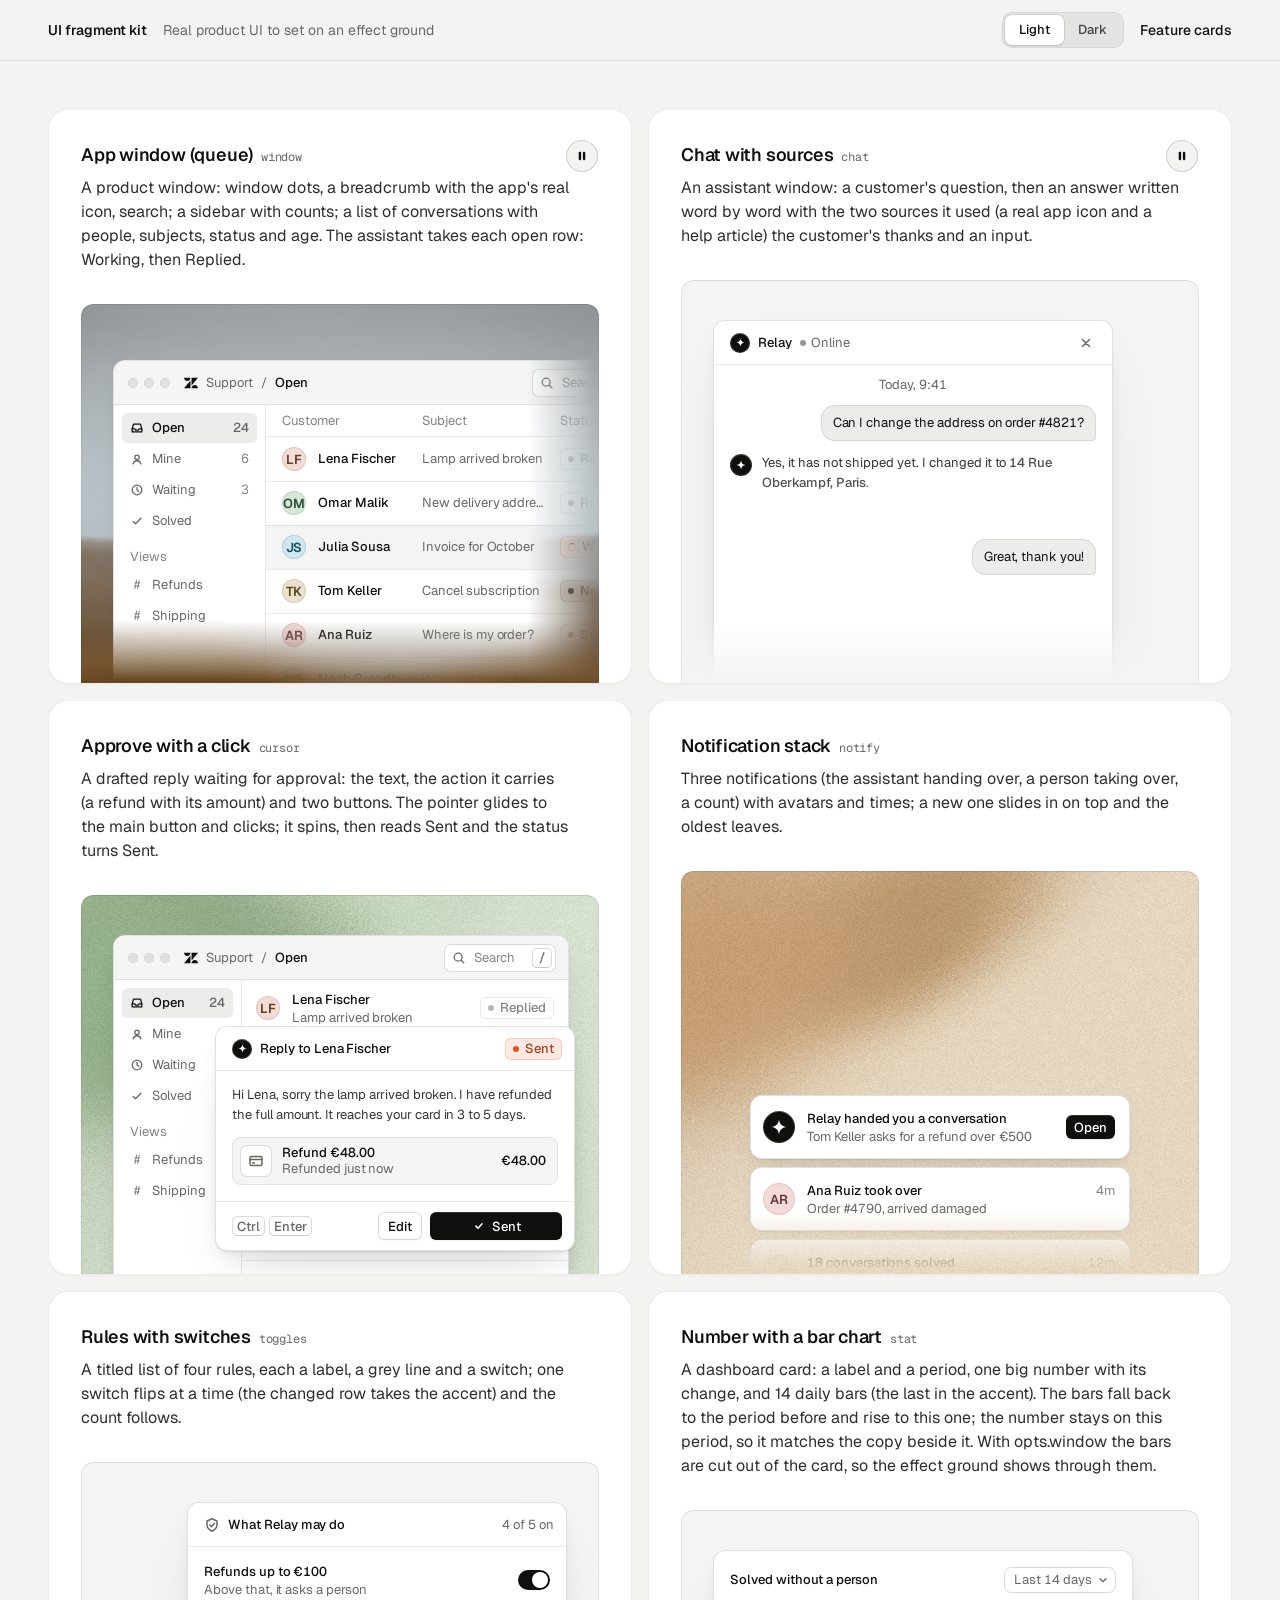
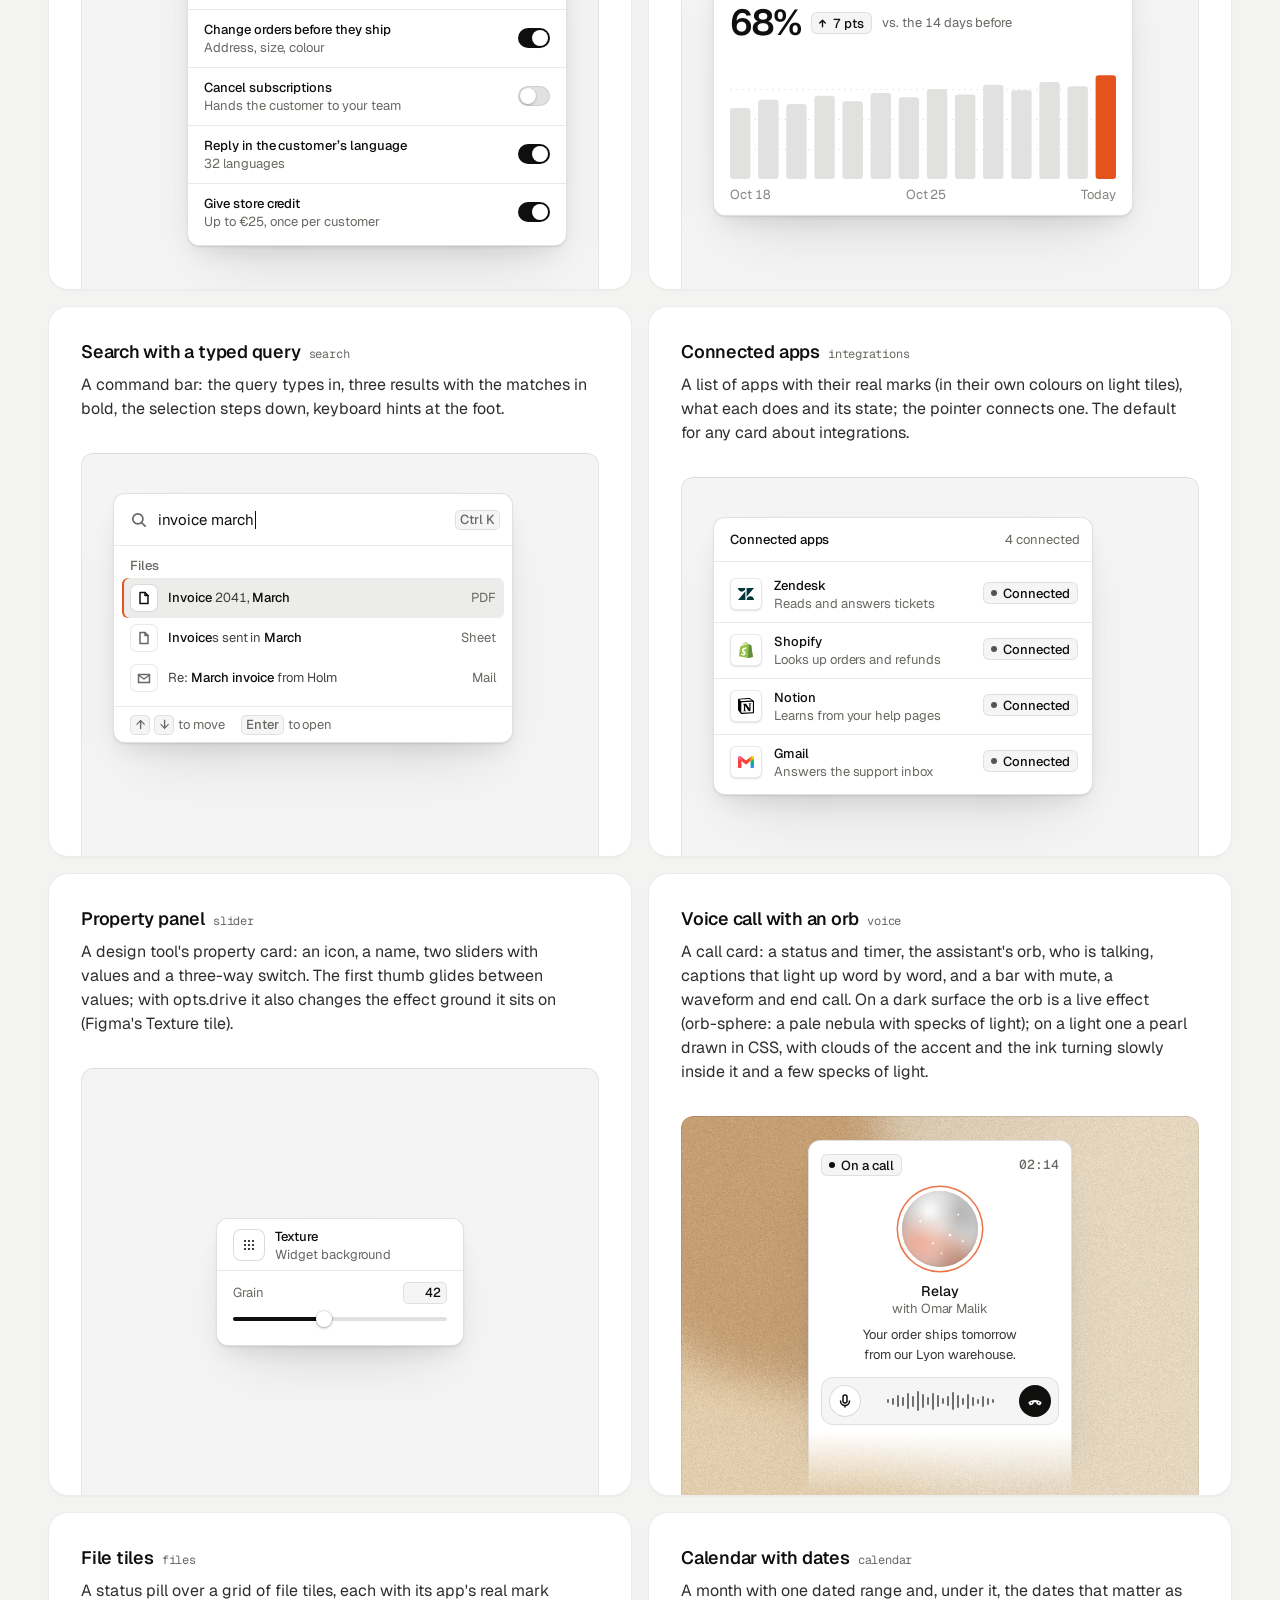
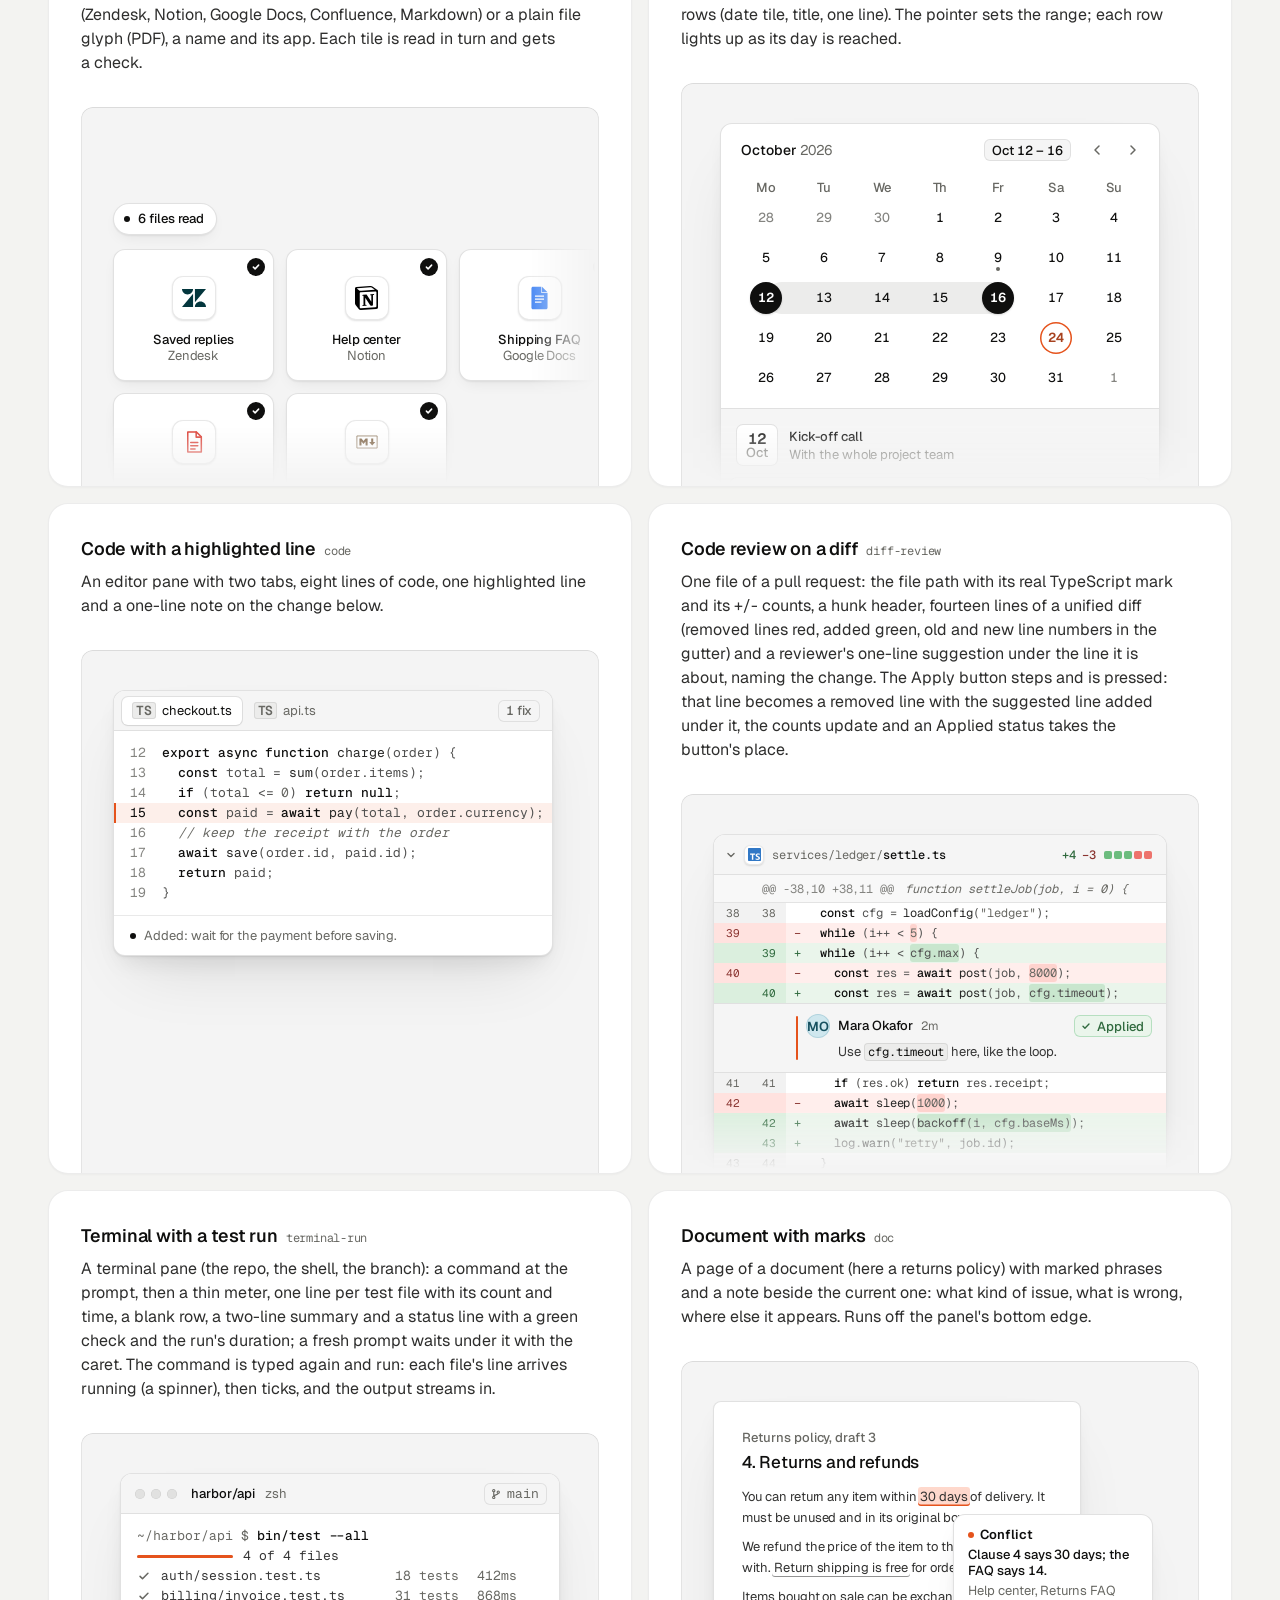
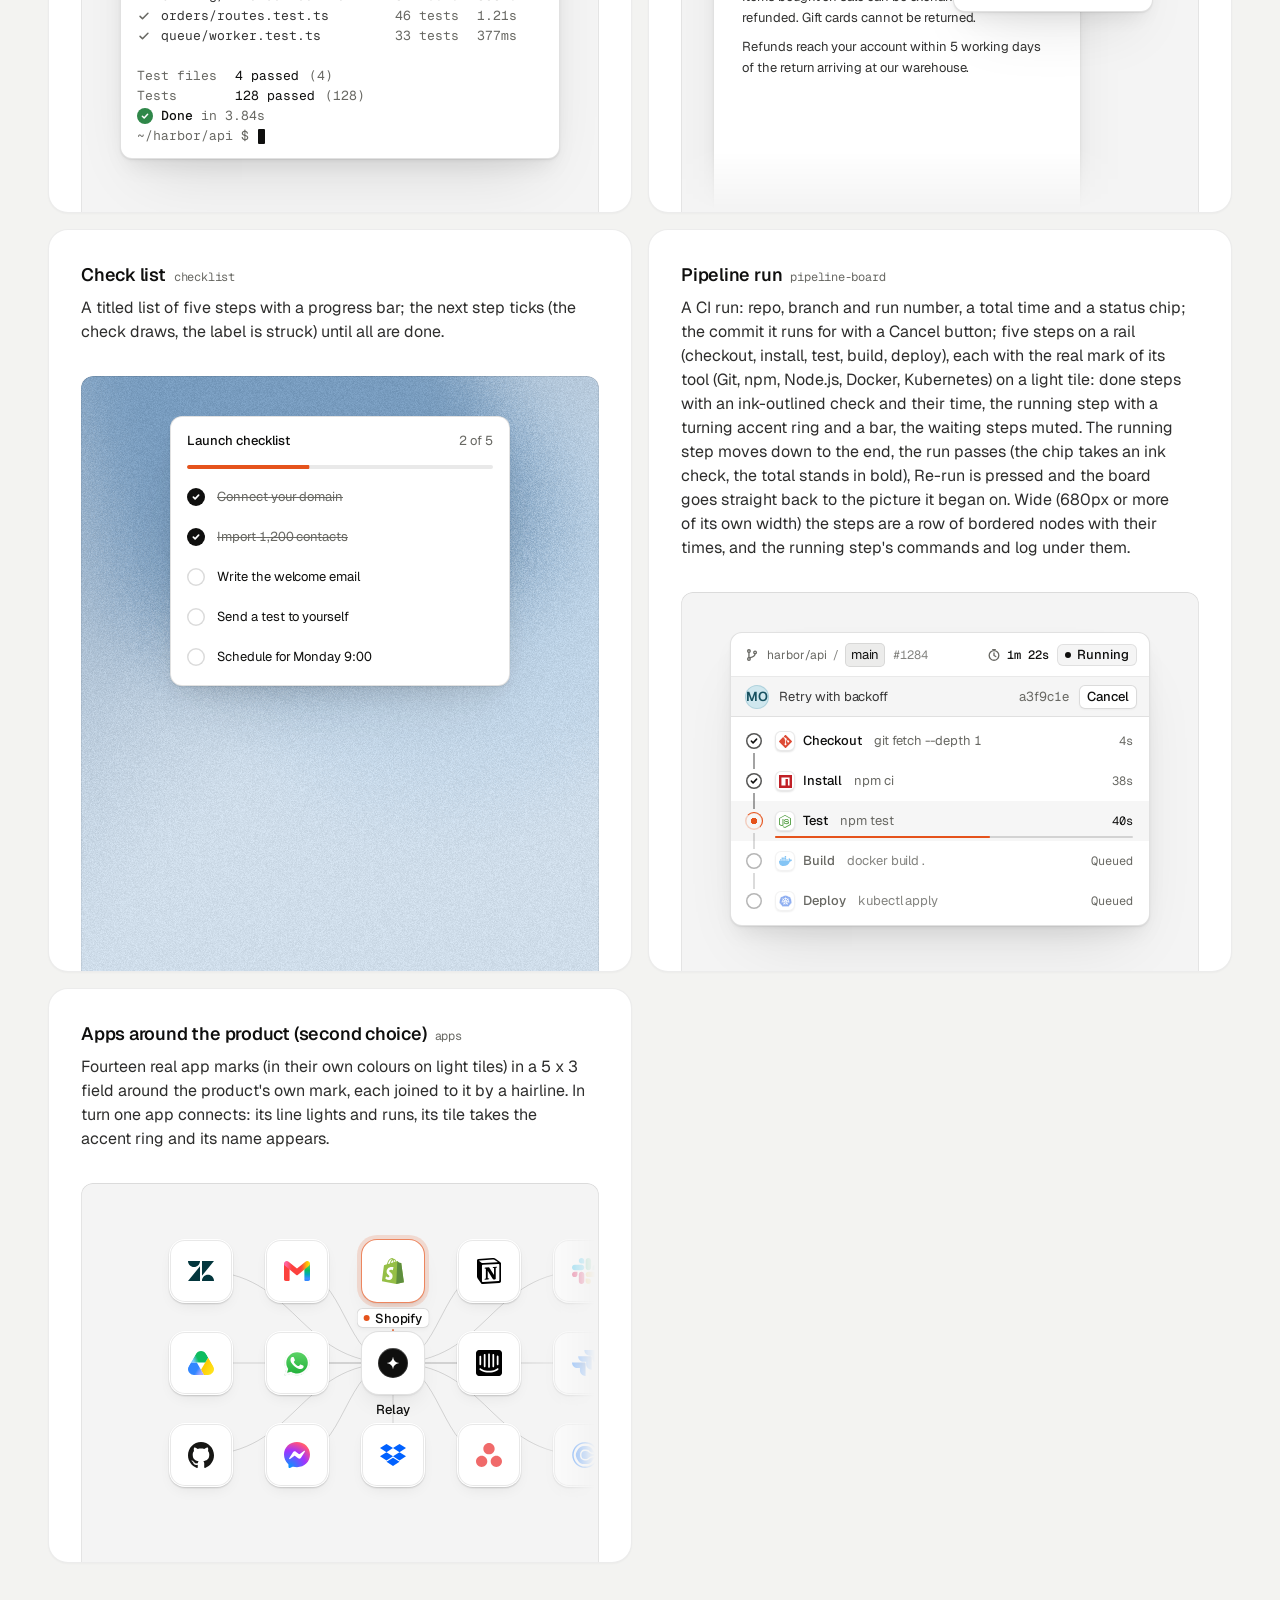
<file: assets/ui/index.html>
<!doctype html>
<html lang="en" data-theme="light">
<head>
<script>window.__tpGlMax = 16;   /* a gallery shows many live effects at once; a page of a site keeps the default 4 (fx.js) */</script>
<meta charset="utf-8">
<meta name="viewport" content="width=device-width, initial-scale=1">
<title>UI fragment kit</title>
<meta name="description" content="Nineteen pieces of real product UI from the taste-skill kit, each on an effect ground in a feature card.">
<link rel="preconnect" href="https://fonts.googleapis.com">
<link rel="preconnect" href="https://fonts.gstatic.com" crossorigin>
<link href="https://fonts.googleapis.com/css2?family=Geist:wght@300..700&family=Geist+Mono:wght@400;500&display=swap" rel="stylesheet">
<link rel="stylesheet" href="base.css">
<link rel="stylesheet" href="cards.css">
<style>
  :root { --font-text: "Geist", system-ui, sans-serif; --font-display: "Geist", system-ui, sans-serif; --font-mono: "Geist Mono", ui-monospace, monospace; }
  [data-theme="light"] { --bg: #f3f3f1; --card: #ffffff; --ink: #0f0f0e; --muted: #686863; --accent: #e5531c; --accent-ink: #ffffff; --g-bg: #e9e8e4; --g-surface: #f6f5f2; --frag: #ffffff; --warm: #c9a679; }
  [data-theme="dark"] { --bg: #070708; --card: #151517; --ink: #f2f2ef; --muted: #8f9094; --accent: #ff7a3c; --accent-ink: #120c08; --g-bg: #0e0e10; --g-surface: #1b1c1f; --frag: #1c1d20; --warm: #9c9689; }
  * { box-sizing: border-box; }
  html, body { margin: 0; }
  body { font-family: var(--font-text); background: var(--bg); color: var(--ink); -webkit-font-smoothing: antialiased; }
  .panel { --fx-bg: var(--g-bg); --fx-surface: var(--g-surface); --fx-ink: var(--ink); --fx-muted: var(--muted); --fx-accent: var(--hue, var(--warm)); --fx-accent-ink: var(--accent-ink); --calm: var(--g-bg); --p-h: 380px; }
  .top { position: sticky; top: 0; z-index: 20; background: color-mix(in oklab, var(--bg) 86%, transparent); backdrop-filter: blur(14px); -webkit-backdrop-filter: blur(14px); border-bottom: 1px solid color-mix(in oklab, var(--ink) 8%, transparent); }
  .top__in { max-width: 1232px; margin: 0 auto; padding: 0 24px; height: 60px; display: flex; align-items: center; gap: 16px; font-size: 14px; line-height: 20px; }
  .top__in strong { font-weight: 560; }
  .top__in > span { color: var(--muted); }
  .sp { flex: 1; }
  .seg { display: inline-flex; padding: 3px; border-radius: 10px; background: color-mix(in oklab, var(--ink) 6%, var(--bg)); box-shadow: inset 0 0 0 1px color-mix(in oklab, var(--ink) 6%, transparent); }
  .seg button { font: inherit; font-size: 13px; font-weight: 500; border: 0; background: none; color: color-mix(in oklab, var(--ink) 72%, var(--bg)); height: 30px; padding: 0 14px; border-radius: 7px; cursor: pointer; }
  .seg button[aria-pressed="true"] { background: var(--card); color: var(--ink); box-shadow: 0 0 0 1px color-mix(in oklab, var(--ink) 8%, transparent), 0 1px 2px rgb(0 0 0 / .1); }
  .top__in a { color: var(--ink); text-decoration: none; font-weight: 500; }
  main { max-width: 1232px; margin: 0 auto; padding: 48px 24px 96px; }
  .grid { display: grid; grid-template-columns: repeat(2, minmax(0, 1fr)); gap: 16px; }
  .card > h3 code { font: 400 12px/16px var(--font-mono); color: var(--muted); margin-left: 8px; }
  @media (max-width: 860px) { .grid { grid-template-columns: minmax(0, 1fr); } }
  @media (max-width: 600px) { main { padding: 24px 16px 64px; } .top__in { padding: 0 16px; } .top__in > span { display: none; } .panel { --p-h: 340px; } }
</style>
</head>
<body>
<header class="top">
  <div class="top__in">
    <strong>UI fragment kit</strong><span>Real product UI to set on an effect ground</span>
    <span class="sp"></span>
    <div class="seg" role="group" aria-label="Theme"><button type="button" data-mode="light" aria-pressed="true">Light</button><button type="button" data-mode="dark" aria-pressed="false">Dark</button></div>
    <a href="cards.html">Feature cards</a>
  </div>
</header>
<main><div class="grid" id="grid"></div></main>

<script type="module">
  import fx from '../effects/fx.js';
  import ui from './ui.js';
  const index = await fetch('index.json').then(r => r.json());
  // where each one sits, as its meta.json says: anchored at a corner or rising from the bottom and cut by
  // the panel's edge, or whole with 24px or more of ground round it; a fade only where an edge cuts it.
  // Only the compact slider sits in the calm middle (Figma's Texture tile); the cursor dialog is shown
  // where it belongs, over the lower-right edge of a window. [class, fade, style, opts]
  const PLACE = {
    window: ['at-corner', 'stage--fade-br', '--ay:56px'],
    chat: ['at-rise to-edge', 'stage--fade-b'],
    cursor: ['at-over', '', '--bx:24px;--by:24px'],
    notify: ['at-rise fit', 'stage--fade-b', '--ay:calc(100% - 180px);--ay-sm:calc(100% - 180px);--fit-max:380px'],
    toggles: ['at-right', ''],
    stat: ['at-corner', ''],
    search: ['at-corner', ''],
    integrations: ['at-corner', ''],
    slider: ['at-center', '', '', '{"compact":true,"drive":{"param":"grain","min":0.15,"max":0.95}}'],
    voice: ['at-rise to-edge fit', 'stage--fade-b', '--ax:max(24px, 50% - 132px);--ay:24px;--fit-max:264px'],
    files: ['at-corner wide', 'stage--fade-br', '--w:680px;--ay:96px'],
    calendar: ['at-rise fit', 'stage--fade-b', '--fit-max:440px'],
    code: ['at-corner', ''],
    'diff-review': ['at-corner fit', 'stage--fade-b', '--fit-max:480px'],
    'terminal-run': ['at-rise fit', '', '--fit-max:440px'],
    'pipeline-board': ['at-rise fit', '', '--fit-max:420px'],
    doc: ['at-corner to-edge', 'stage--fade-b'],
    checklist: ['at-rise fit', '', '--fit-max:340px'],
    apps: ['at-corner wide', 'stage--fade-br', '--w:560px;--ay:48px'],
  };
  // grounds behind UI are soft lit fields (never a line or dot pattern), on both themes: the bright
  // picture behind dark UI on the dark page, a clear step darker than white UI on the light page
  // the painting stays abstract (a mist over warm sand, level, fully soft) and shows once on the page
  const PAINT = ['painterly-landscape', { blur: 1, brush: 0.35, slope: 0, hillY: 0.3, horizon: 0.62, calm: 0.2, calmX: 0.6, calmY: 0.8, drift: 0, side: 1 }, '{"bg":"#a3b0b6","accent":"#c49a6c"}'];
  const GRAIN = ['grain-gradient', { speed: 0, grainMotion: 0, calm: 0.2, calmX: 0.5, calmY: 0.6, tint: 0.6, contrast: 0.6 }, '{"bg":"#d9ccb7","surface":"#e9e0d2","ink":"#2a2622","muted":"#6f675c","accent":"#a8794a"}'];
  const SKY = [GRAIN[0], GRAIN[1], '{"bg":"#c6d3df","surface":"#d6e0e9","ink":"#25303a","muted":"#5d6873","accent":"#3f6a92"}'];
  const SAGE = [GRAIN[0], GRAIN[1], '{"bg":"#cdd6c6","surface":"#dce3d6","ink":"#262d24","muted":"#5f6a5a","accent":"#6c8e63"}'];
  const GROUND = (m, i) => (m.name === 'slider' ? GRAIN : i === 0 ? PAINT : [GRAIN, SKY, SAGE][i % 3]);
  const q = new URLSearchParams(location.search);
  const grid = document.getElementById('grid');
  grid.innerHTML = index.fragments.map((m, i) => {
    const [at, fade, extra = '', opts = ''] = PLACE[m.name] || ['at-corner', 'stage--fade-br'];
    const [id, params, pal] = GROUND(m, i);
    const w = at === 'at-center' ? '' : ` style="--ax:32px;--ay:40px;${extra}"`;
    const o = opts ? ` data-ui-opts='${opts}'` : '';
    // the cursor is a dialog over a window's edge: the window under it holds still
    const under = m.name === 'cursor' ? `<div class="at-corner" style="--ax:32px;--ay:40px" data-ui-load="window" data-ui-opts='{"compact":true}' data-ui-still></div>` : '';
    return `<article class="card card--row"><h3>${m.title}<code>${m.name}</code></h3><p>${m.shows}</p>
      <div class="panel" data-fx="${id}" data-fx-seed="${(i + 1) * 17}" data-fx-params='${JSON.stringify(params)}' data-fx-palette='${pal}' style="--calm-k:0%">
        <div class="stage ${fade}">${under}<div class="${at}"${w}${o} data-ui-load="${m.name}"></div></div></div></article>`;
  }).join('');
  function setMode(mode) {
    document.documentElement.dataset.theme = mode;
    document.querySelectorAll('.seg button').forEach(b => b.setAttribute('aria-pressed', String(b.dataset.mode === mode)));
  }
  setMode(q.get('mode') === 'dark' ? 'dark' : 'light');
  if (q.has('t')) fx.setClock(+q.get('t'));
  // each ground is drawn once near the screen and kept as a picture (its WebGL context freed), so nineteen
  // panels need one or two contexts, not nineteen
  await Promise.all([ui.loadAll(grid), ui.grounds(grid, fx)]);
  document.documentElement.dataset.ready = '1';
  document.querySelectorAll('.seg button').forEach(b => b.addEventListener('click', async () => {
    setMode(b.dataset.mode);
    for (const el of grid.querySelectorAll('[data-ui]')) el.__ui?.repaint?.();
    await ui.grounds(grid, fx);
  }));
</script>
</body>
</html>
</file>
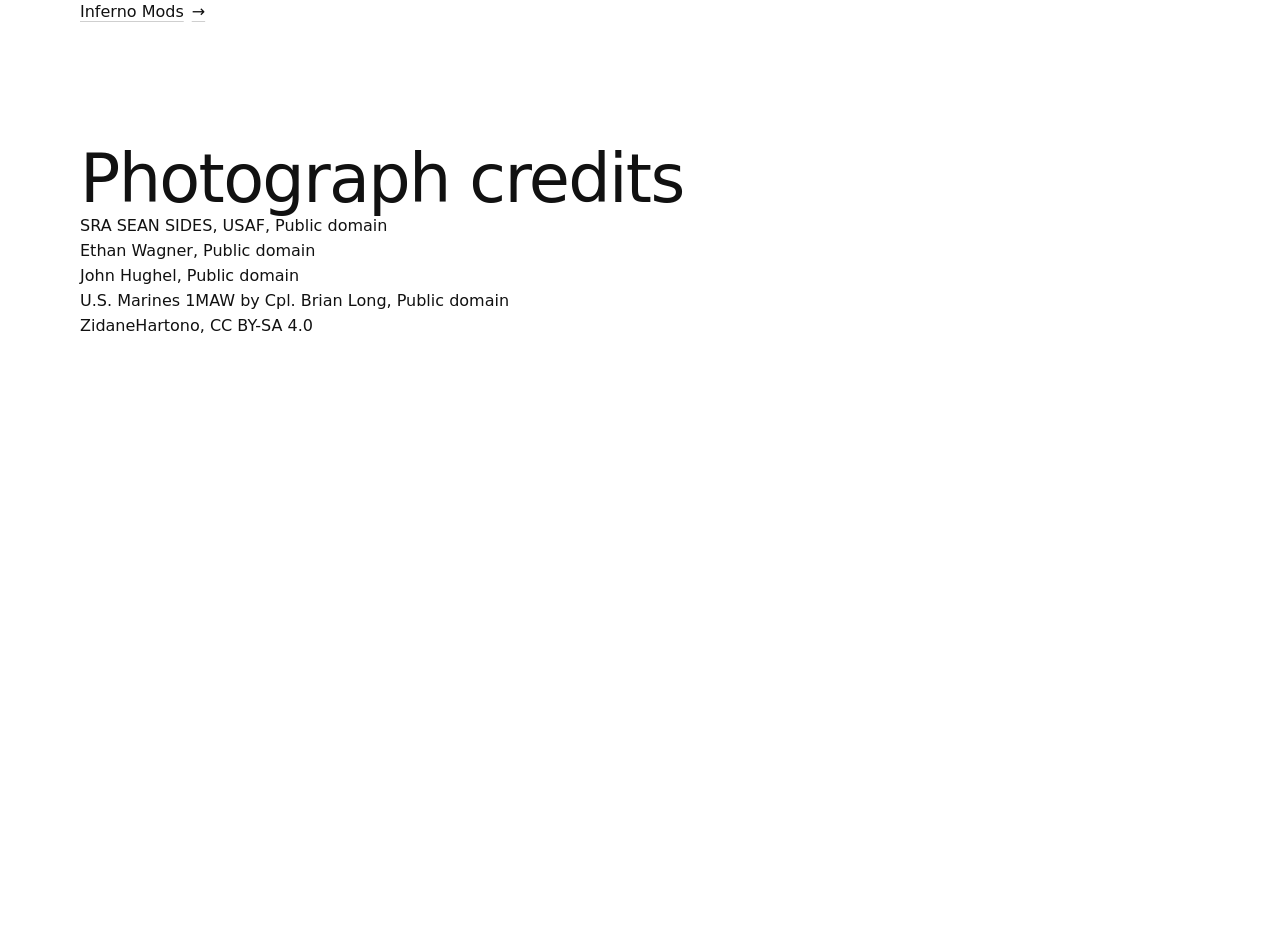
<file: credits.html>
<!doctype html>
<html lang="en">
<head>
<meta charset="utf-8">
<meta name="viewport" content="width=device-width, initial-scale=1, viewport-fit=cover">
<title>Inferno Mods: photograph credits</title>
<link rel="stylesheet" href="assets/system.css">
</head>
<body>
<main class="wrap">
  <p><a class="link" href="index.html">Inferno Mods</a></p>
  <section class="credits-list" id="credits" aria-labelledby="credits-h">
    <h1 id="credits-h">Photograph credits</h1>
    <ul>
      <li><a href="https://commons.wikimedia.org/wiki/File:A_Colorado_Air_National_Guard_120th_Expeditionary_Fighter_Squadron,_140th_Fighter_Wing_(FW),_F-16C_Fighting_Falcon_fighter_aircraft,_part_of_the_186th_Expeditionary_Fighter_Squadron_(Rocky_Mountain_Coalition)_060919-F-QL194-212.jpg">SRA SEAN SIDES, USAF</a>, <a href="https://creativecommons.org/publicdomain/mark/1.0/">Public domain</a></li>
      <li><a href="https://commons.wikimedia.org/wiki/File:F-15EX_Eagle_II.jpg">Ethan Wagner</a>, <a href="https://creativecommons.org/publicdomain/mark/1.0/">Public domain</a></li>
      <li><a href="https://commons.wikimedia.org/wiki/File:Oregon_ANG_pilot_preparing_F-15_flight_at_Nellis_-_Weapons_Instructor_Course.jpg">John Hughel</a>, <a href="https://creativecommons.org/publicdomain/mark/1.0/">Public domain</a></li>
      <li><a href="https://commons.wikimedia.org/wiki/File:Sunset_Refueling_over_Mt_Fuji_-_VMGR-152_Flight_Operations_in_the_Indo-Pacific_(8557471).jpg">U.S. Marines 1MAW by Cpl. Brian Long</a>, <a href="https://creativecommons.org/publicdomain/mark/1.0/">Public domain</a></li>
      <li><a href="https://commons.wikimedia.org/wiki/File:Pitts_Model_12_VH-WOQ_@_Serpentine_Airfield.jpg">ZidaneHartono</a>, <a href="https://creativecommons.org/licenses/by-sa/4.0">CC BY-SA 4.0</a></li>
    </ul>
  </section>
</main>
</body>
</html>
</file>
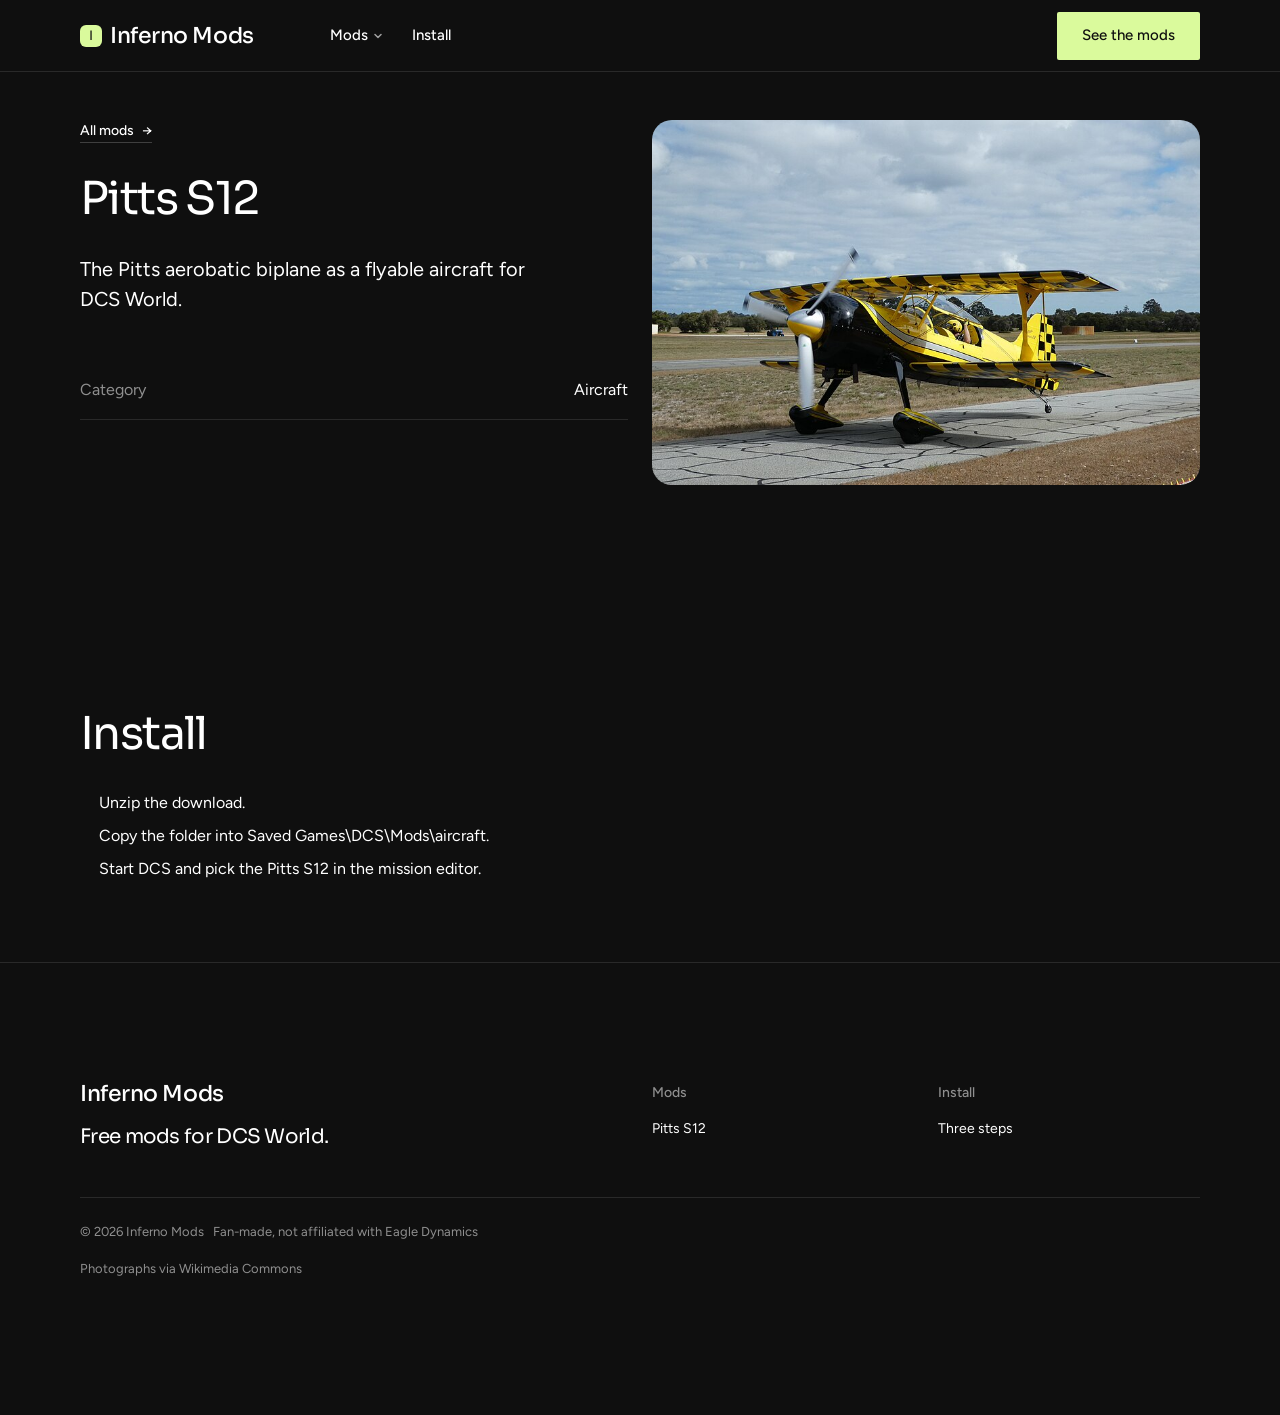
<file: mod.html>
<!doctype html>
<html lang="en" data-type="software" data-radius="soft" data-buttons="block" data-motion>
<head>
<meta charset="utf-8">
<meta name="viewport" content="width=device-width, initial-scale=1, viewport-fit=cover">
<title>A free DCS World mod by Inferno Mods</title>
<meta name="description" content="Liveries, missions, scripts and sound packs for DCS World, each with its install steps and changelog, free to download.">
<meta property="og:type" content="website">
<meta property="og:title" content="Inferno Mods: free mods for DCS World pilots">
<meta property="og:description" content="Liveries, missions, scripts and sound packs for DCS World, free to download.">
<meta property="og:image" content="share.jpg">
<meta name="twitter:card" content="summary_large_image">
<link rel="icon" href="favicon.svg" type="image/svg+xml">
<meta name="theme-color" content="#0f0f0f">
<!-- <link rel="canonical" href="https://your-domain/"> once the site has its address -->
<meta name="site-kind" content="gaming">
<meta name="page-type" content="software">
<link rel="preconnect" href="https://fonts.googleapis.com">
<link rel="preconnect" href="https://fonts.gstatic.com" crossorigin>
<link href="https://fonts.googleapis.com/css2?family=Sora:wght@400..700&family=Figtree:wght@400..600&family=Martian+Mono:wght@400..500&display=swap" rel="stylesheet">
<link rel="stylesheet" href="assets/system.css">
<link rel="stylesheet" href="assets/ui/cards.css">
<link rel="stylesheet" href="assets/motion/motion.css">
<link rel="stylesheet" href="assets/backgrounds/backgrounds.css">
<link rel="stylesheet" href="assets/layout/layout.css">
<link rel="stylesheet" href="assets/icons/icon.css">
<style>
:root {
  --p-bg: #0f0f0f; --p-surface: #1a1a1a; --p-ink: #ffffff; --p-muted: #8f8f8f;
  --p-accent: #dafa9c; --p-accent-ink: #0f0f0f; --p-action: #dafa9c; --p-action-ink: #0f0f0f;
  --p-inv-bg: #ffffff; --p-inv-surface: #ececec; --p-inv-ink: #0f0f0f; --p-inv-muted: #5f5f5f;
  --p-inv-accent: #0f0f0f; --p-inv-accent-ink: #ffffff; --p-inv-action: #0f0f0f; --p-inv-action-ink: #ffffff;
  --font-display: "Sora", system-ui, sans-serif;
  --font-text: "Figtree", system-ui, sans-serif;
  --font-mono: "Martian Mono", ui-monospace, "SFMono-Regular", Menlo, Consolas, monospace;
  --display-weight: 400;
  --display-tracking: -0.035em;
  --display-tracking-xl: -0.045em;
  --ly-scale: 0.9;
}
</style>
<script>document.documentElement.classList.add('m-enter');setTimeout(()=>document.documentElement.classList.add('m-enter-done'),700)</script>
<script src="assets/backgrounds/backgrounds.js"></script>
<script>document.documentElement.classList.add('mo-js');setTimeout(()=>document.documentElement.classList.add('mo-safe'),2500)</script>
<link rel="modulepreload" href="assets/moments/moments.js">
<link rel="modulepreload" href="assets/moments/lib.js">
<style>
  /* the mod list: the name links to the mod's page, its facts on a small line under it */
  .modlist .rows__name a { color: inherit; text-decoration: none; }
  .modlist .rows__name small { display: block; font-weight: 400; color: var(--muted); font-size: var(--t-small); margin-top: var(--s-1); }
  .modlist .rows__value { align-self: start; }
</style>
<style>
  /* a mod's own page: two plain sections, not held to one screen each */
  [data-mod-detail] > section { height: auto; min-height: 0; }
  [data-mod-detail] h1 { font-size: var(--t-h2); }
  .steps-list { padding-left: 1.2em; } .steps-list li { margin: var(--s-2) 0; }
  [data-mod-detail] .frame--photo { aspect-ratio: 3 / 2; }
  footer.closing:not(:has(.closing__cta)) { height: auto; }
  /* the longer name: on the narrowest phones the bar keeps its button and menu on screen */
  @media (max-width: 359px) { .nav .nav__logo { font-size: 16px; } .nav .nav__logo .mark { display: none; } }
</style>
</head>
<body>
<header class="nav">
  <div class="wrap nav__bar">
    <a class="skip-link" href="#top">Skip to content</a>
    <a class="nav__logo" href="index.html"><span class="mark mark--initial" aria-hidden="true">I</span>Inferno Mods</a>
    <nav class="nav__links" aria-label="Main">
      <div class="nav__item">
        <a class="nav__link" href="index.html#mods">Mods <svg class="chev" viewBox="0 0 12 12" aria-hidden="true"><path d="M3 4.5l3 3 3-3" fill="none" stroke="currentColor" stroke-width="1.5" stroke-linecap="round" stroke-linejoin="round"/></svg></a>
        <div class="nav__menu">
          <div class="wrap grid" data-mod-menu></div>
        </div>
      </div>
      <div class="nav__item"><a class="nav__link" href="index.html#install">Install</a></div>
    </nav>
    <div class="nav__actions">
      <a class="btn btn--primary" href="index.html#mods">See the mods</a>
    </div>
    <button class="nav__toggle" type="button" aria-expanded="false" aria-label="Menu">
      <svg width="18" height="18" viewBox="0 0 18 18" aria-hidden="true"><path d="M2 5h14M2 13h14" stroke="currentColor" stroke-width="1.6" stroke-linecap="round"/></svg>
    </button>
  </div>
</header>

<main id="top" data-mod-detail>
  <section class="section" id="mod" aria-labelledby="mod-h">
    <div class="wrap grid grid--top">
      <div class="span-6 stack-6">
        <p class="t-small"><a class="link" href="index.html#mods">All mods</a></p>
        <h1 id="mod-h" data-f="name"></h1>
        <p class="t-lead" data-f="summary"></p>
        <div class="btn-row" data-f="download"></div>
        <ul class="rows rows--spec" data-f="facts"></ul>
      </div>
      <div class="frame frame--photo span-6 start-7" data-f="pic"></div>
    </div>
  </section>

  <section class="section" id="notes" aria-label="Details">
    <div class="wrap grid grid--top">
      <div class="span-6 stack-6">
        <h2 id="notes-h" data-part="about">About this mod</h2>
        <p data-f="about" data-part="about"></p>
        <h2 data-part="install">Install</h2>
        <ol class="steps-list" data-f="install" data-part="install"></ol>
      </div>
      <div class="span-6 start-7 stack-6" data-part="changes">
        <h2>Changelog</h2>
        <ul class="rows" data-f="changes"></ul>
      </div>
    </div>
  </section>
</main>

<footer class="footer closing footer--dark" id="contact">
  <div class="wrap">
    <div class="closing__links">
      <div class="grid">
        <div class="span-6 stack-4" data-footer-lede>
          <a class="nav__logo" href="index.html">Inferno Mods</a>
          <p class="footer__lede">Free mods for DCS World.</p>
        </div>
        <div class="span-3 footer__col"><h3>Mods</h3><ul data-mod-footer></ul></div>
        <div class="span-3 footer__col"><h3>Install</h3><ul><li><a href="index.html#install">Three steps</a></li></ul></div>
        <div class="span-3 footer__col" data-site-links hidden><h3>Elsewhere</h3><ul></ul></div>
      </div>
      <div class="footer__legal">
        <span>&copy; 2026 Inferno Mods &nbsp; Fan-made, not affiliated with Eagle Dynamics</span>
        <div class="socials"></div>
        <a class="credits" href="credits.html">Photographs via Wikimedia Commons</a>
      </div>
    </div>
  </div>

  </div>
</footer>

<script src="mods.js"></script>
<script src="app.js"></script>
<script type="module" src="assets/system.js"></script>
<script type="module" src="assets/motion/motion.js"></script>
</body>
</html>
</file>
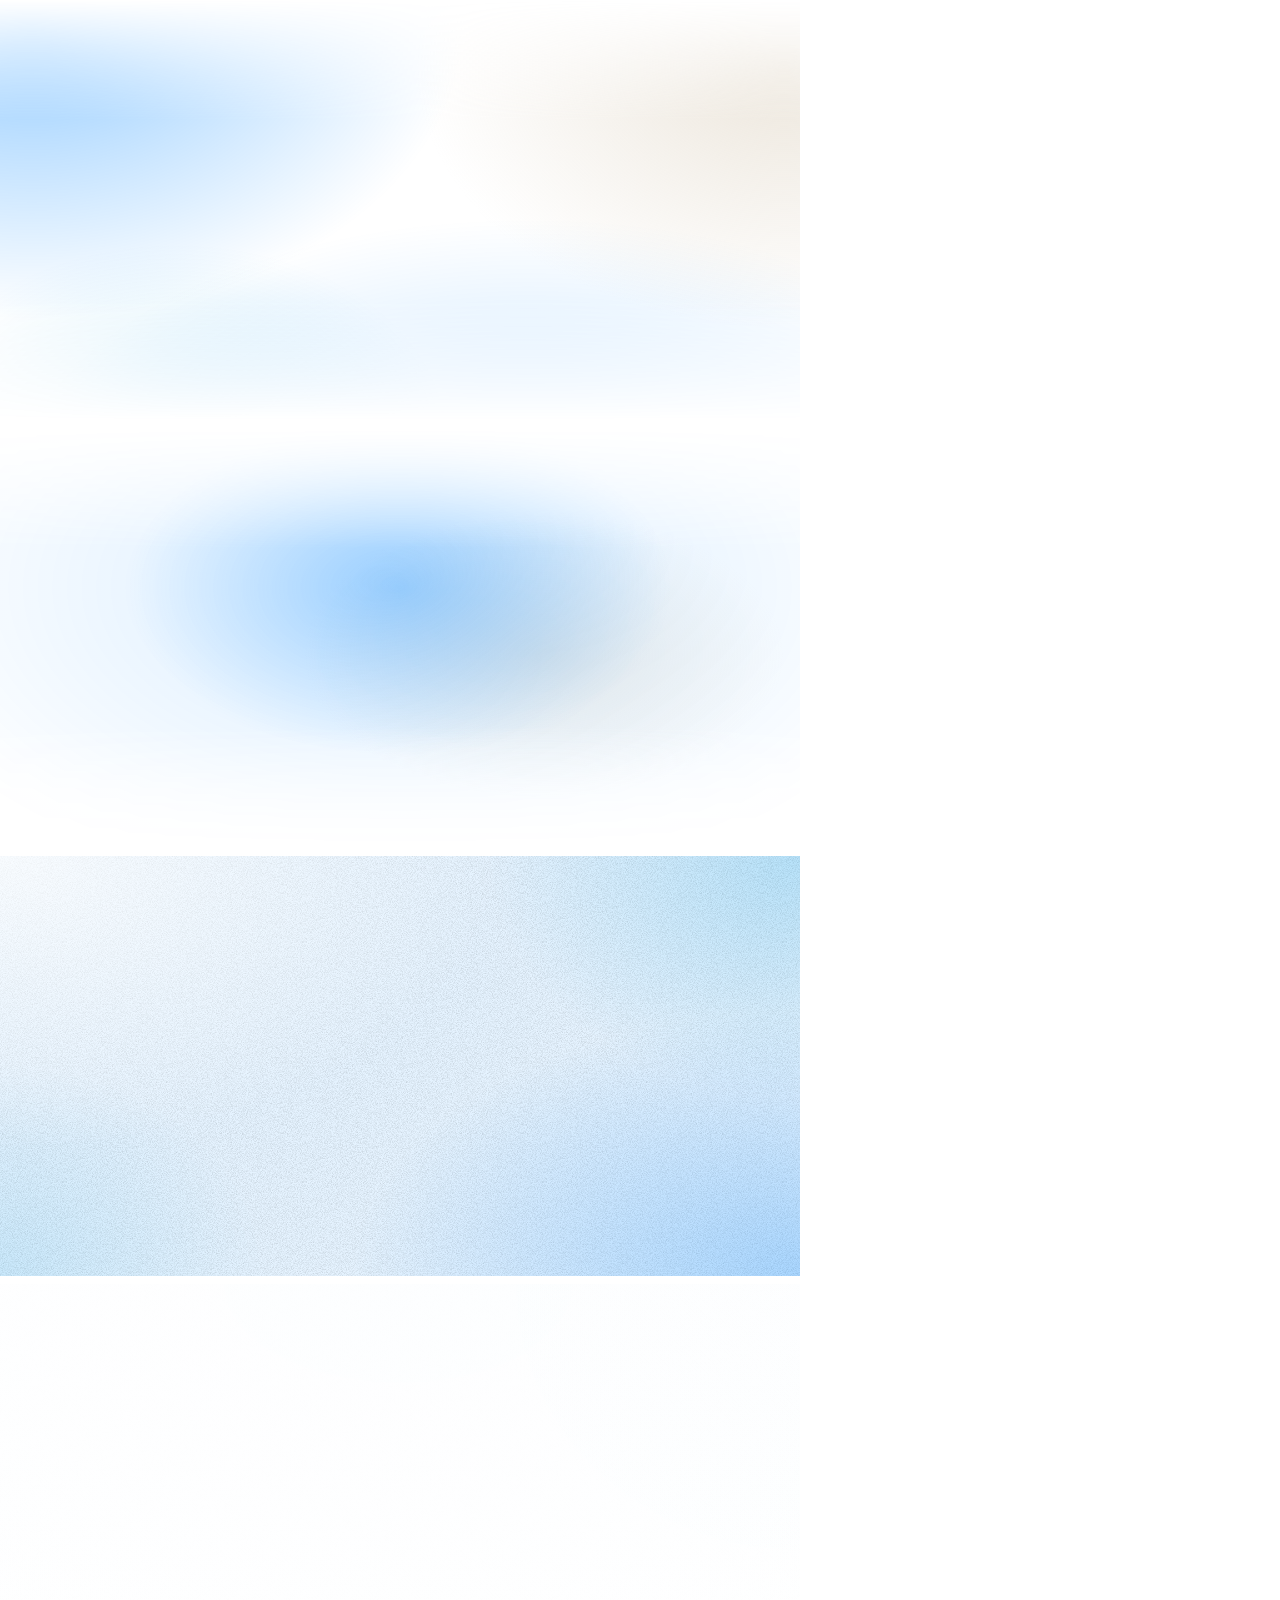
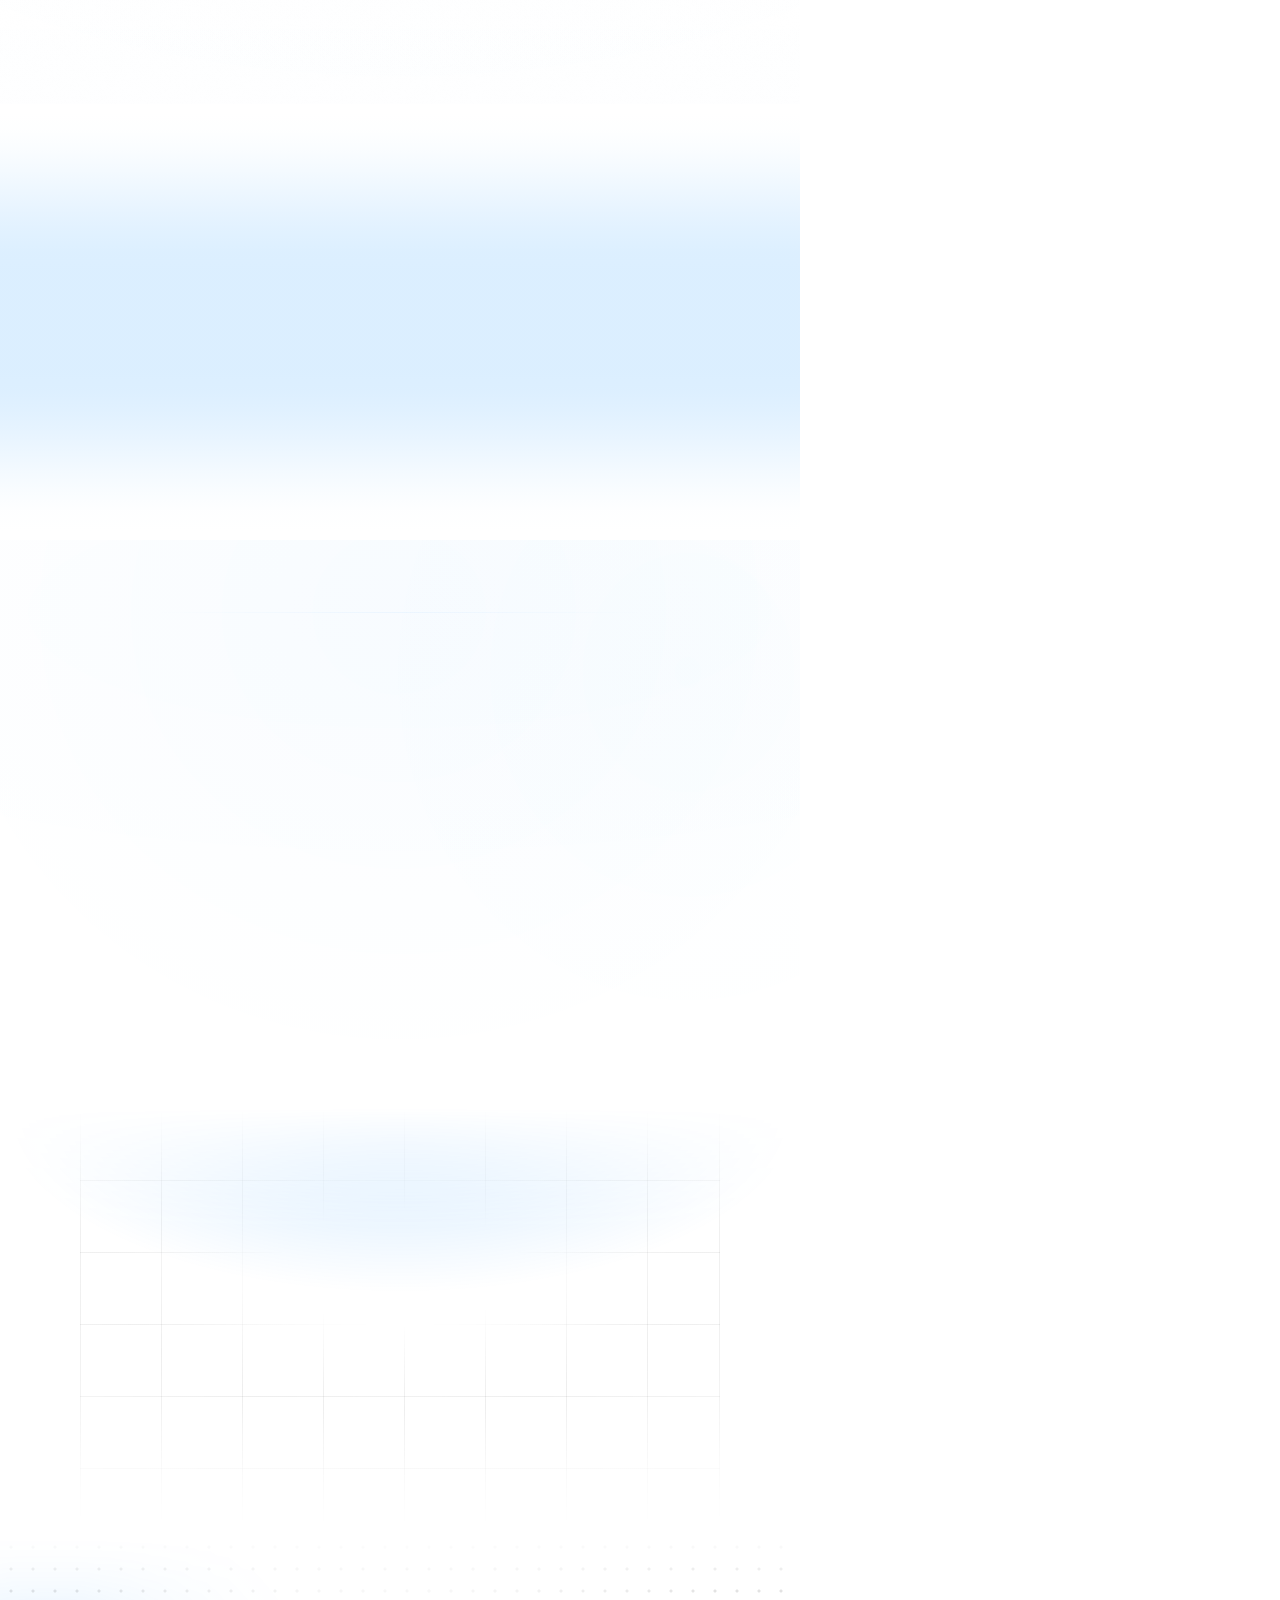
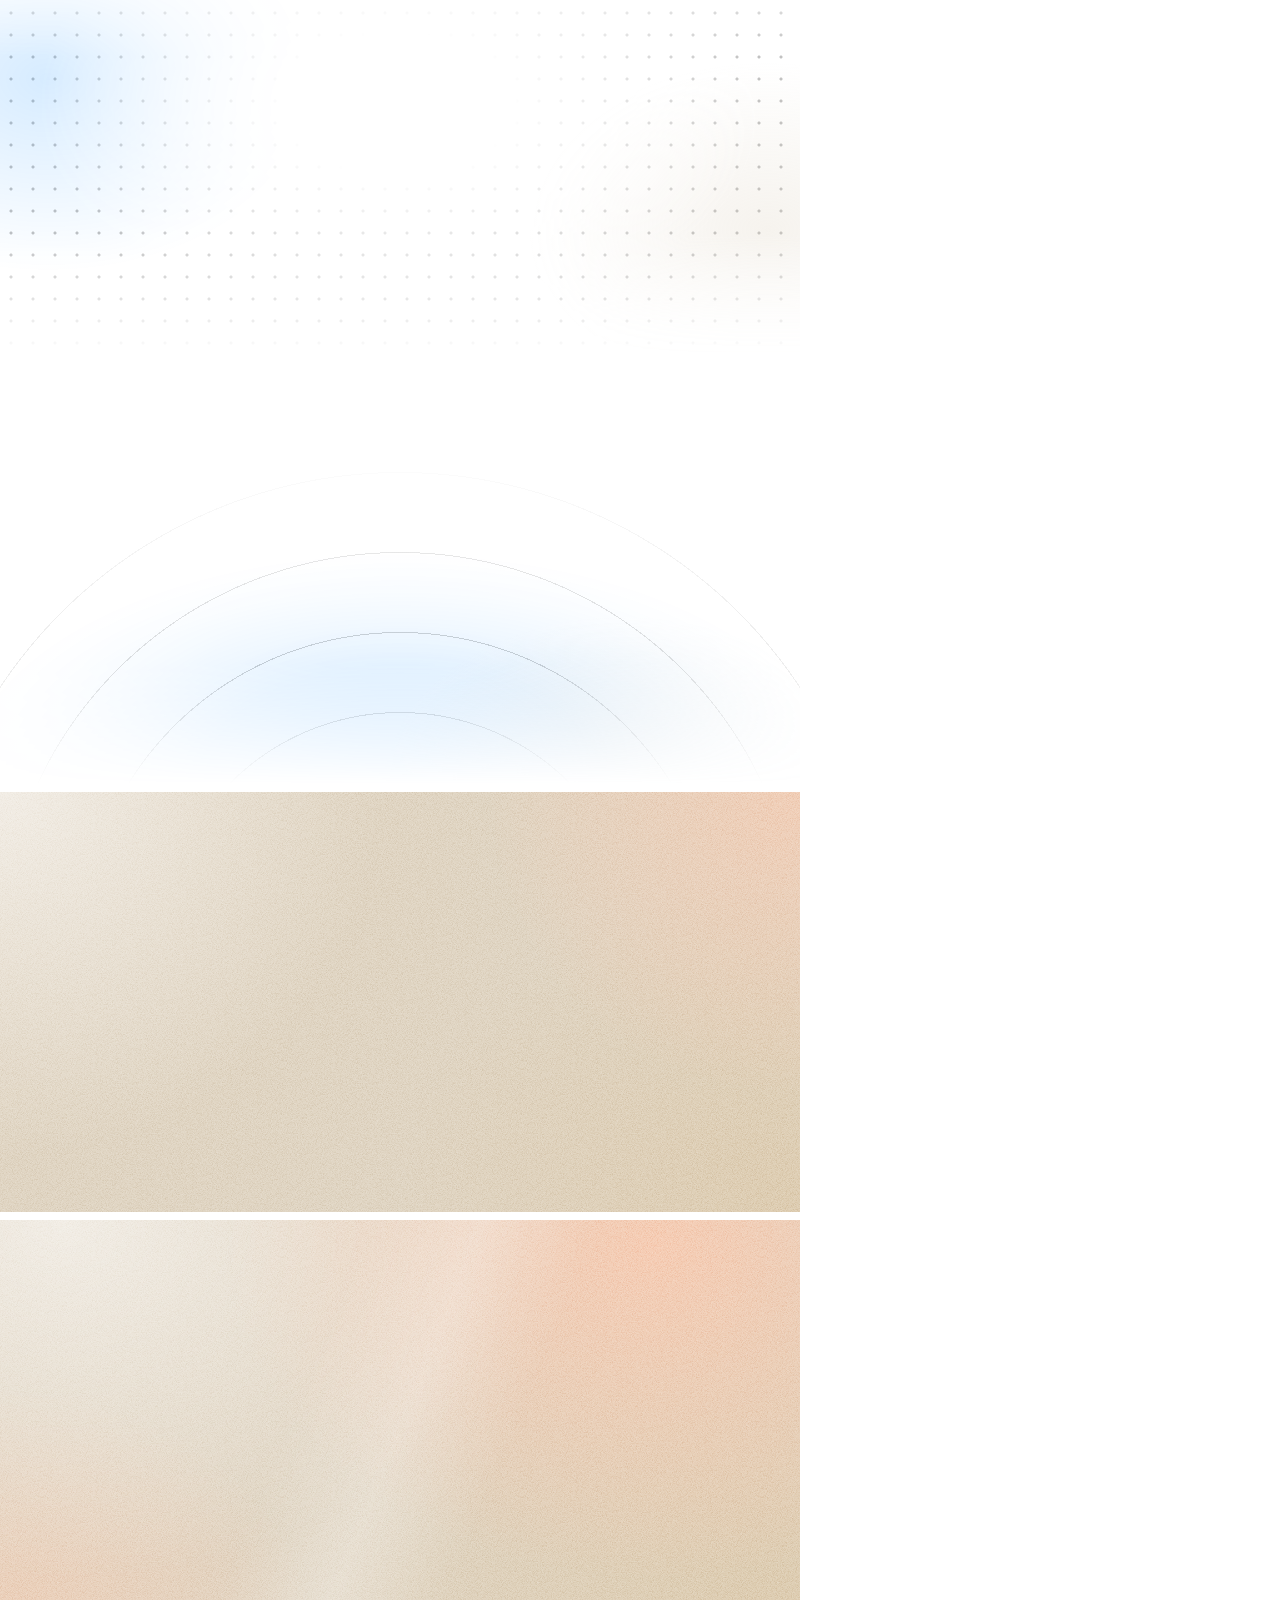
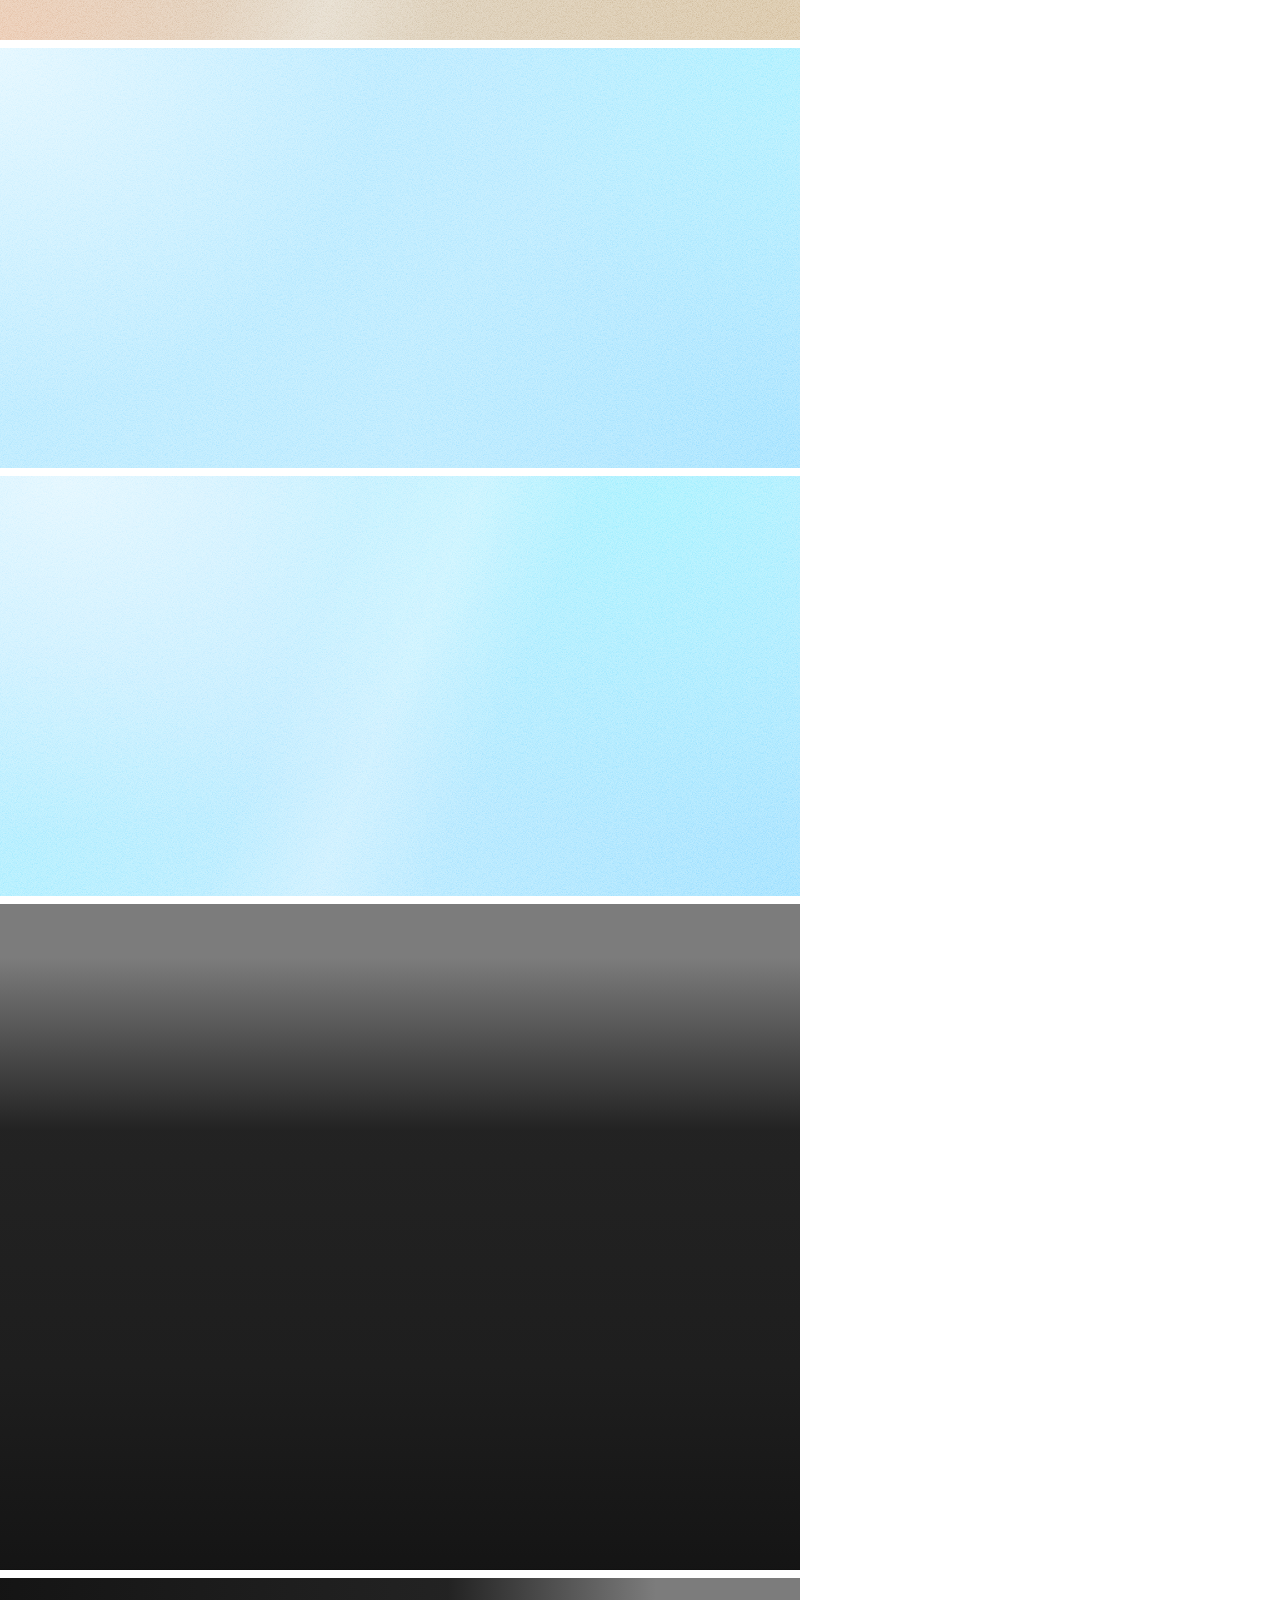
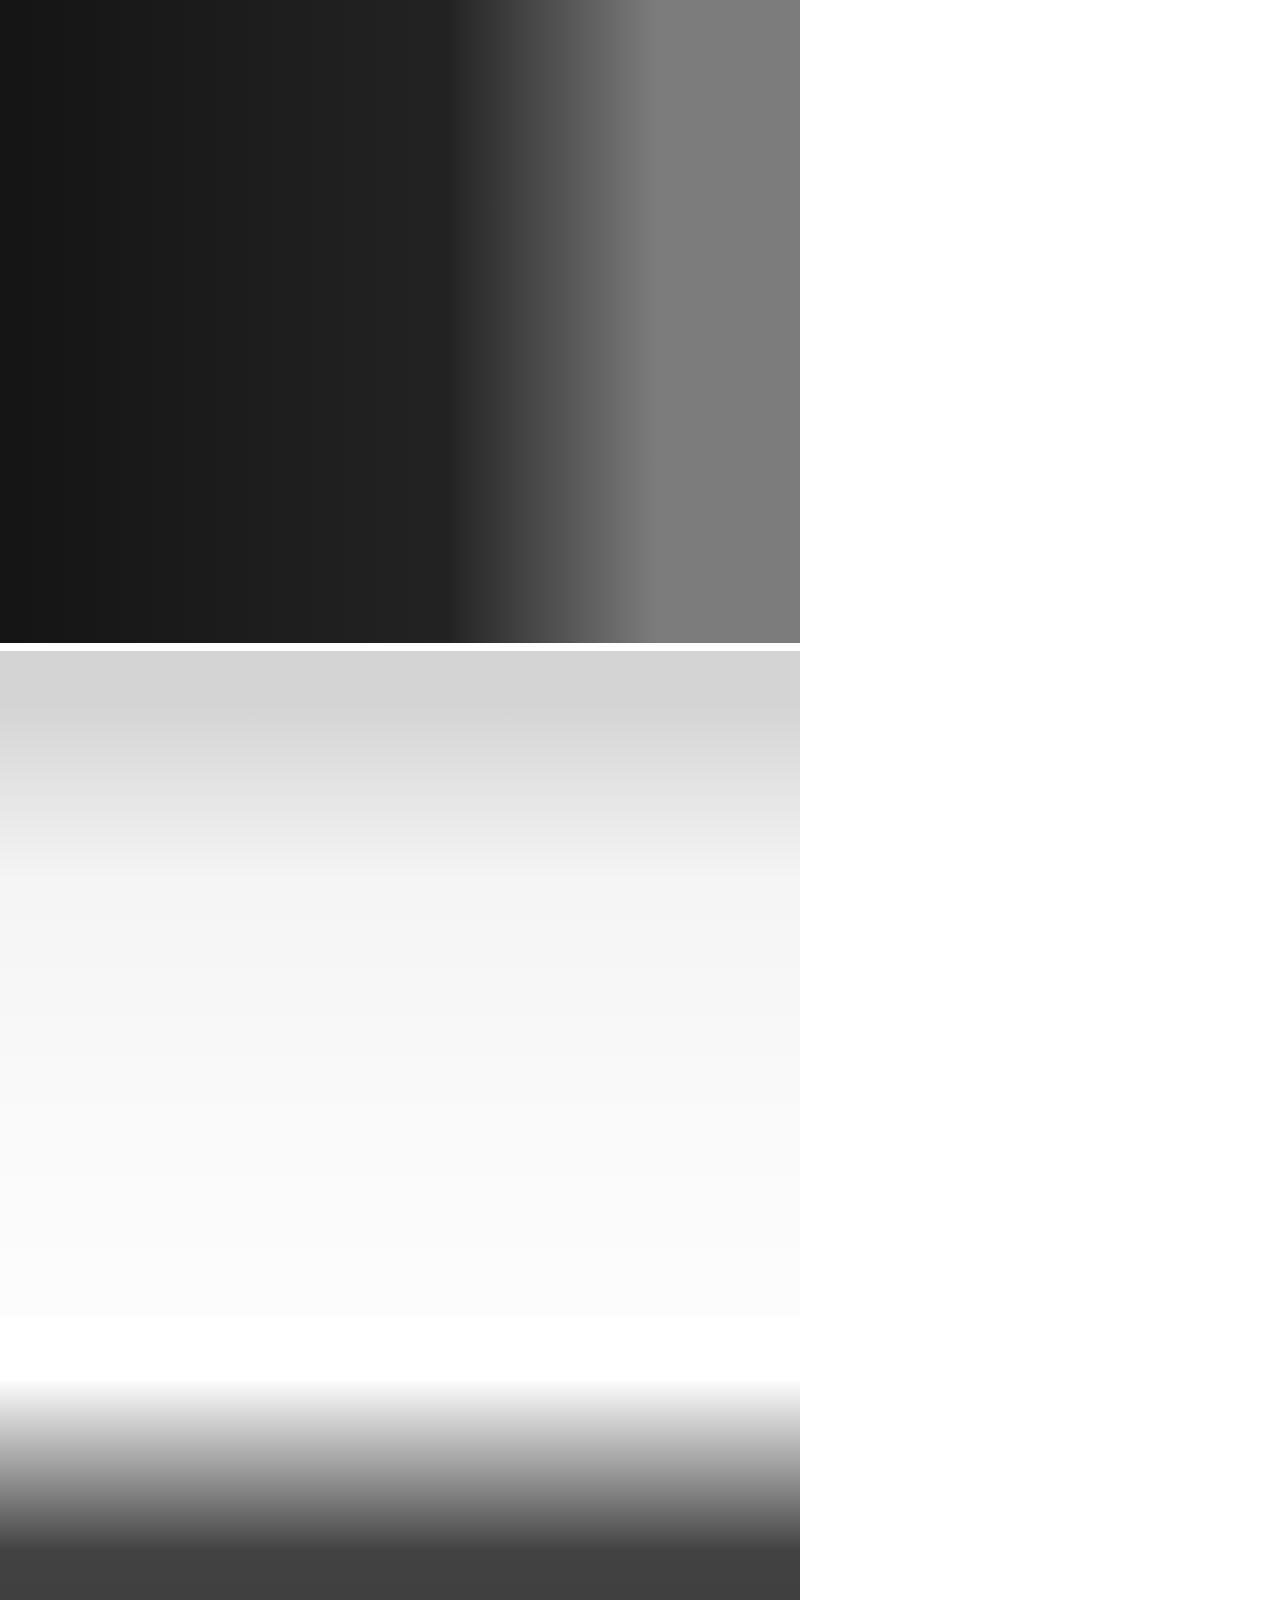
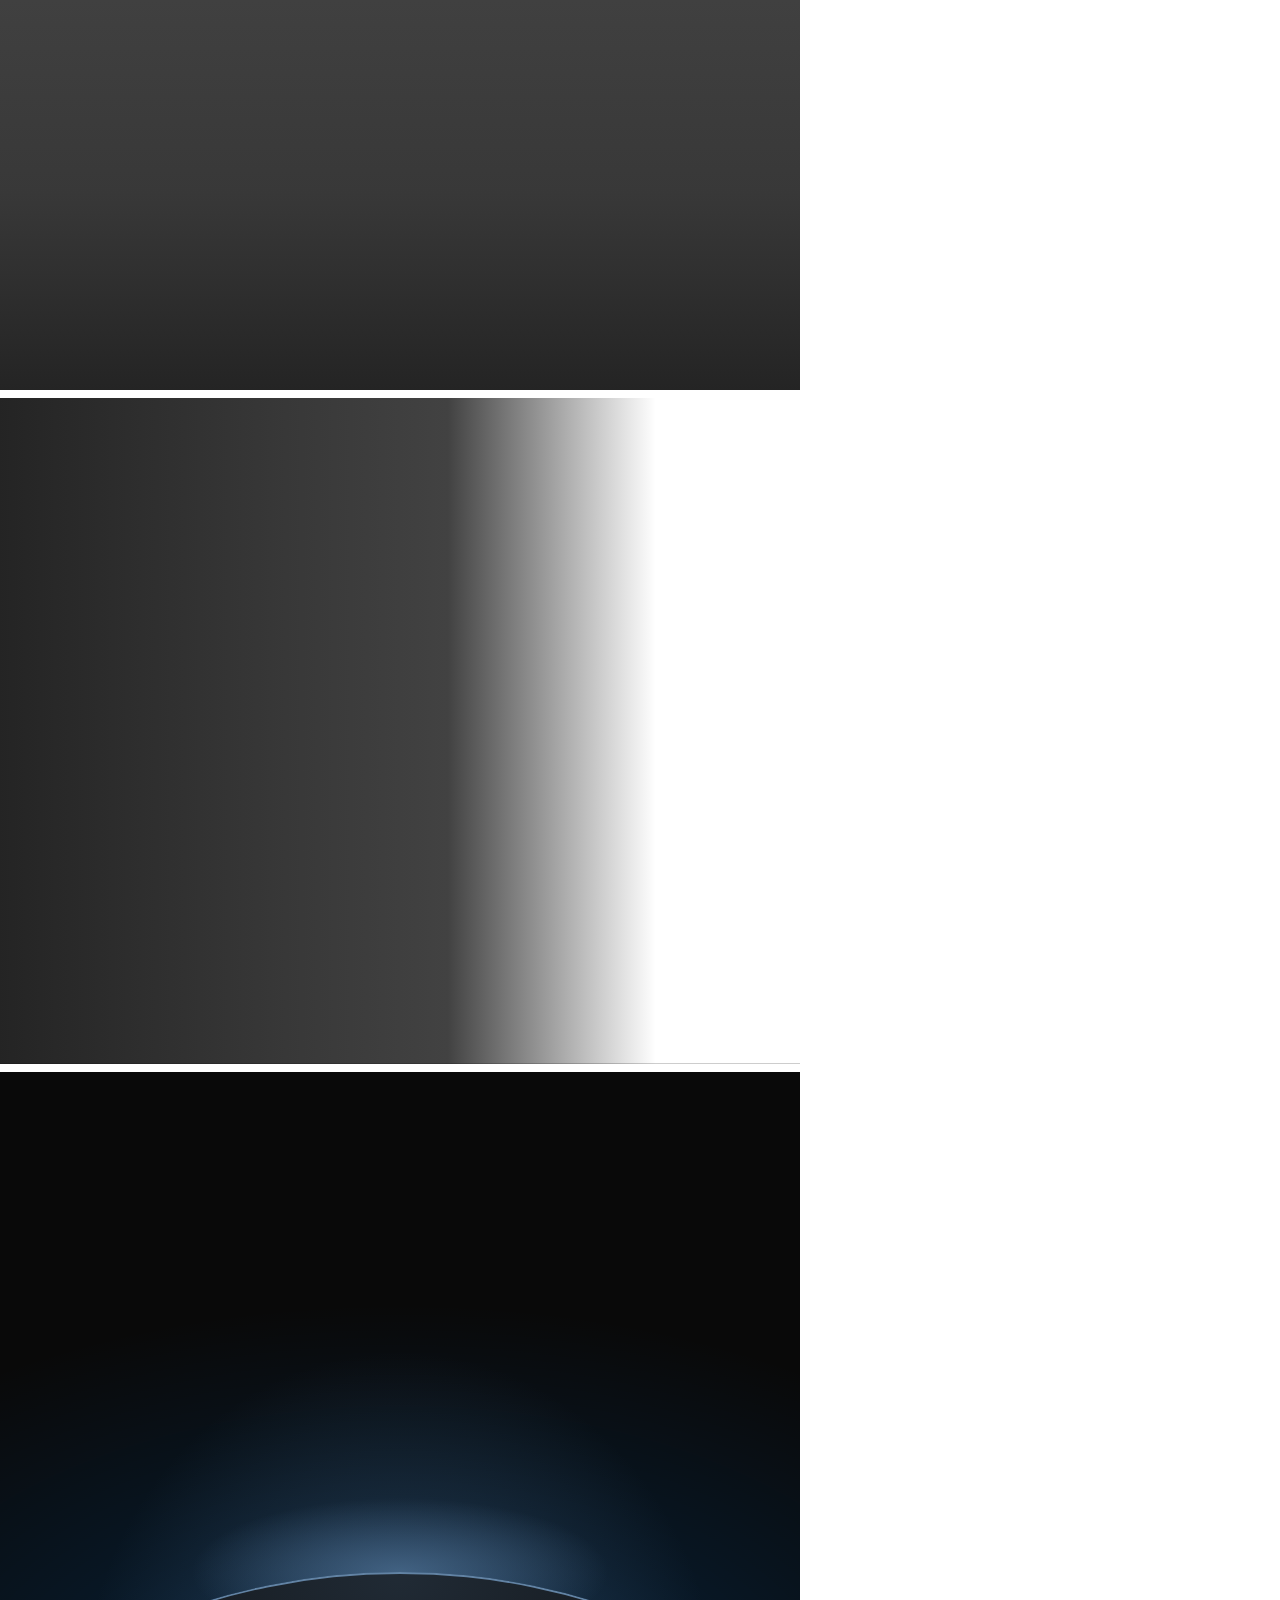
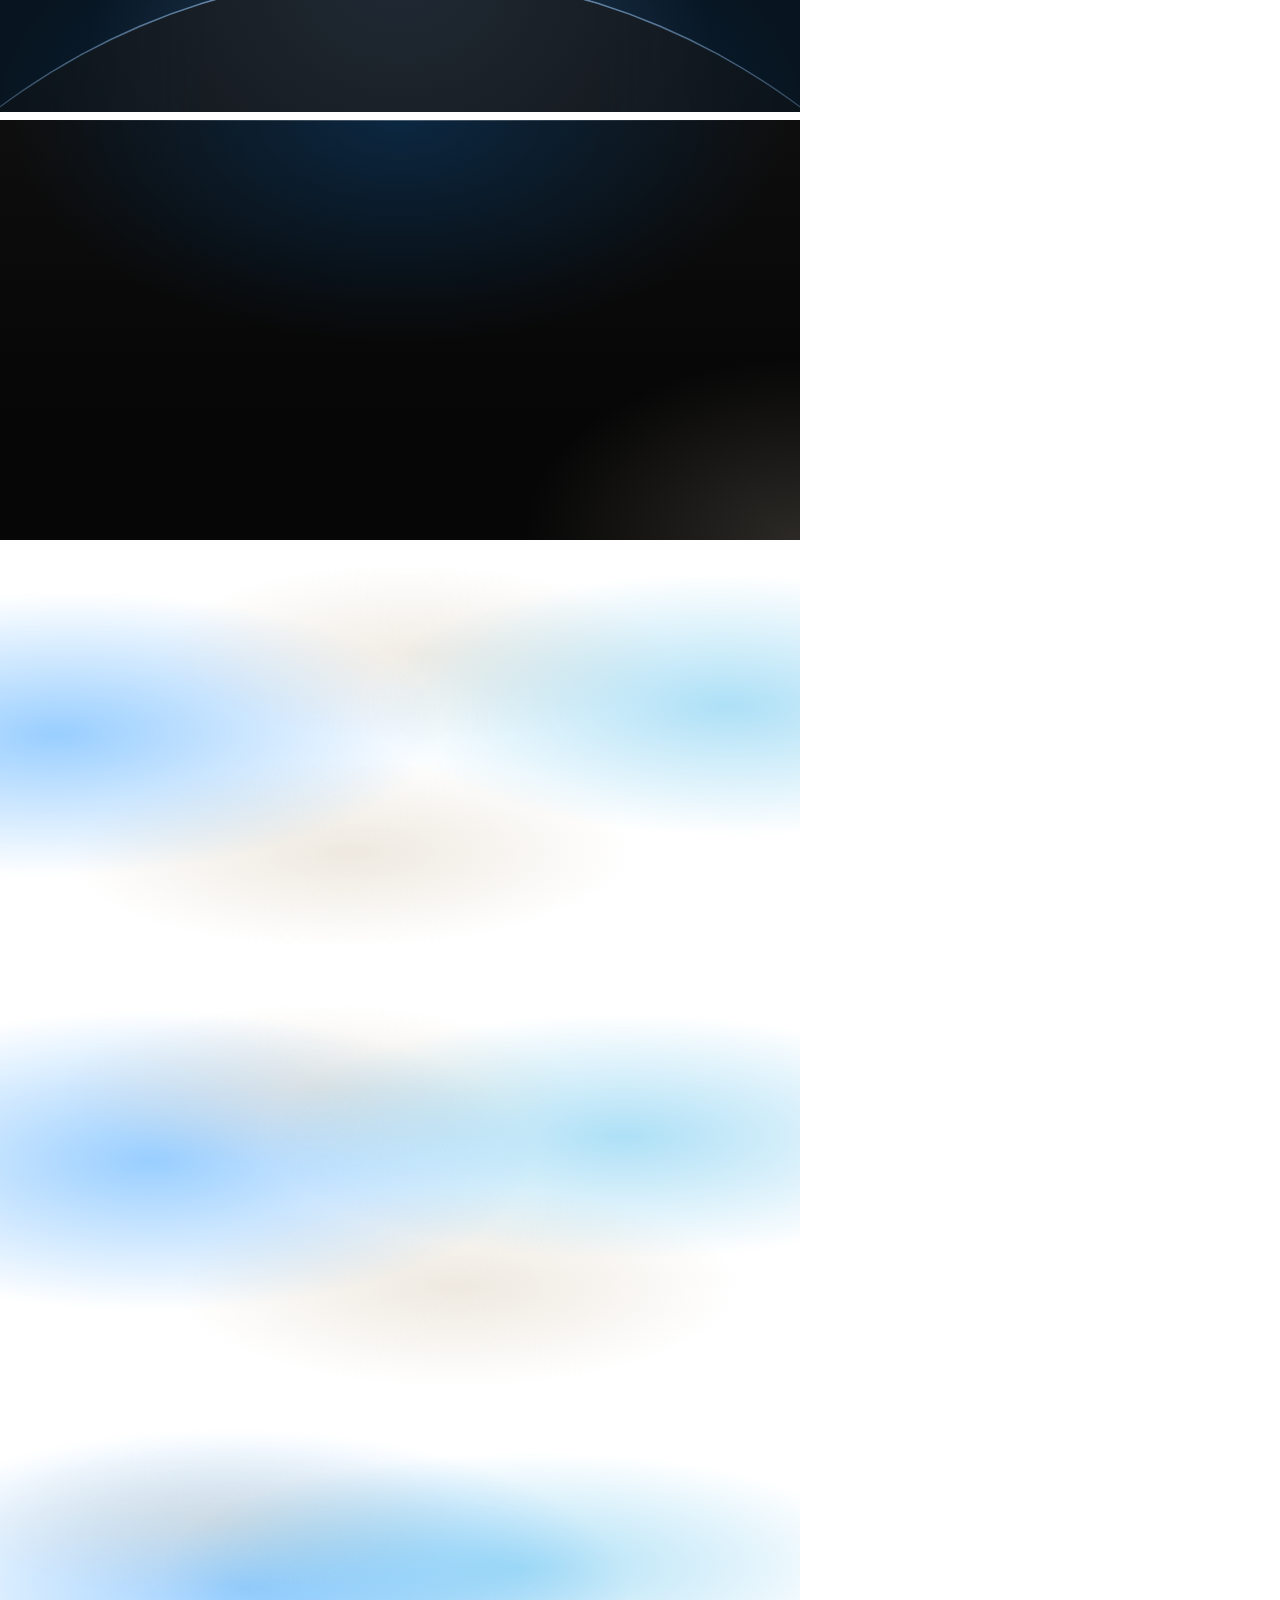
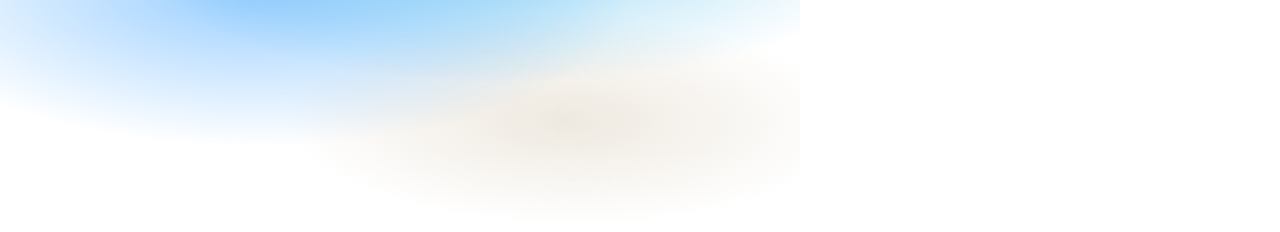
<file: assets/backgrounds/check.html>
<!doctype html>
<html lang="en" data-ground="sand">
<head>
<meta charset="utf-8">
<title>Backgrounds contrast check</title>
<!-- Every ground in a 800px box, for check.mjs: it sets a palette, screenshots the boxes and measures
     the ink and muted contrast on every pixel of each ground's text zone (index.json). The photograph
     grounds sit on a flat grey picture: #7c7c7c for the dark scrim, #d4d4d4 for the light one; and the worst case of the dark scrim: a white
     picture (white words on it). The light scrim is for pale photographs only. -->
<link rel="stylesheet" href="../system.css">
<link rel="stylesheet" href="backgrounds.css">
<style>body { margin: 0; width: 800px; } .box { width: 800px; margin: 0 0 8px; padding: 24px; font-size: 20px; } .pi, .pm { visibility: hidden; } .pi { color: var(--ink); } .pm { color: var(--muted); }  /* the liquid blobs held at the start, the middle and the end of their drift (the keyframes in backgrounds.css), so the text zone is measured where they stand under it */
  .at-start::before { animation: none; transform: translate3d(-7%, 0, 0) skewX(-7deg) scaleY(.94); } .at-start::after { animation: none; transform: translate3d(8%, 0, 0) skewX(6deg) scaleY(1.04); }
  .at-mid::before { animation: none; transform: translate3d(.5%, 0, 0) skewX(-.5deg) scaleY(.995); } .at-mid::after { animation: none; transform: translate3d(-.5%, 0, 0) scaleY(.98); }
  .at-end::before { animation: none; transform: translate3d(8%, 0, 0) skewX(6deg) scaleY(1.05); } .at-end::after { animation: none; transform: translate3d(-9%, 0, 0) skewX(-6deg) scaleY(.92); }
</style>
<script src="backgrounds.js" defer></script>
</head>
<body>
<div class="bg-mist box" data-g="mist" style="height:420px"><span class="pi">Ink</span> <span class="pm">Muted</span></div>
<div class="bg-halo box" data-g="halo" style="height:420px"><span class="pi">Ink</span> <span class="pm">Muted</span></div>
<div class="bg-grain box" data-g="grain" style="height:420px"><span class="pi">Ink</span> <span class="pm">Muted</span></div>
<div class="bg-paper box" data-g="paper" style="height:420px"><span class="pi">Ink</span> <span class="pm">Muted</span></div>
<div class="bg-dusk box" data-g="dusk" style="height:420px"><span class="pi">Ink</span> <span class="pm">Muted</span></div>
<div class="bg-topglow box" data-g="topglow" style="height:560px"><span class="pi">Ink</span> <span class="pm">Muted</span></div>
<div class="bg-ruled box" data-g="ruled" style="height:420px"><span class="pi">Ink</span> <span class="pm">Muted</span></div>
<div class="bg-dots box" data-g="dots" style="height:420px"><span class="pi">Ink</span> <span class="pm">Muted</span></div>
<div class="bg-arcs box" data-g="arcs" style="height:420px"><span class="pi">Ink</span> <span class="pm">Muted</span></div>
<div class="bg-band box" data-g="band" style="height:420px"><span class="pi">Ink</span> <span class="pm">Muted</span></div>
<div class="bg-field box" data-g="field" style="height:420px"><span class="pi">Ink</span> <span class="pm">Muted</span></div>
<div class="bg-band bg-tint box" data-g="band-tint" style="height:420px"><span class="pi">Ink</span> <span class="pm">Muted</span></div>
<div class="bg-field bg-tint box" data-g="field-tint" style="height:420px"><span class="pi">Ink</span> <span class="pm">Muted</span></div>
<div class="bg-photo box" data-g="photo" style="height:520px;--g-photo:linear-gradient(#7c7c7c,#7c7c7c)"><span class="pi">Ink</span> <span class="pm">Muted</span></div>
<div class="bg-photo bg-photo--left box" data-g="photo-left" style="height:520px;--g-photo:linear-gradient(#7c7c7c,#7c7c7c)"><span class="pi">Ink</span> <span class="pm">Muted</span></div>
<div class="bg-photo bg-photo--light box" data-g="photo-light" style="height:520px;--g-photo:linear-gradient(#d4d4d4,#d4d4d4)"><span class="pi">Ink</span> <span class="pm">Muted</span></div>
<div class="bg-photo box" data-g="photo-white" style="height:520px;--g-photo:linear-gradient(#fff,#fff)"><span class="pi">Ink</span> <span class="pm">Muted</span></div>
<div class="bg-photo bg-photo--left box" data-g="photo-left-white" style="height:520px;--g-photo:linear-gradient(#fff,#fff)"><span class="pi">Ink</span> <span class="pm">Muted</span></div>
<div class="bg-horizon box" data-g="horizon" style="height:640px"><span class="pi">Ink</span> <span class="pm">Muted</span></div>
<div class="bg-deep box" data-g="deep" style="height:420px"><span class="pi">Ink</span> <span class="pm">Muted</span></div>
<div class="bg-liquid box at-start" data-g="liquid" data-no-pause style="height:420px"><span class="pi">Ink</span> <span class="pm">Muted</span></div>
<div class="bg-liquid box at-mid" data-g="liquid-mid" data-no-pause style="height:420px"><span class="pi">Ink</span> <span class="pm">Muted</span></div>
<div class="bg-liquid box at-end" data-g="liquid-end" data-no-pause style="height:420px"><span class="pi">Ink</span> <span class="pm">Muted</span></div>

</body>
</html>
</file>
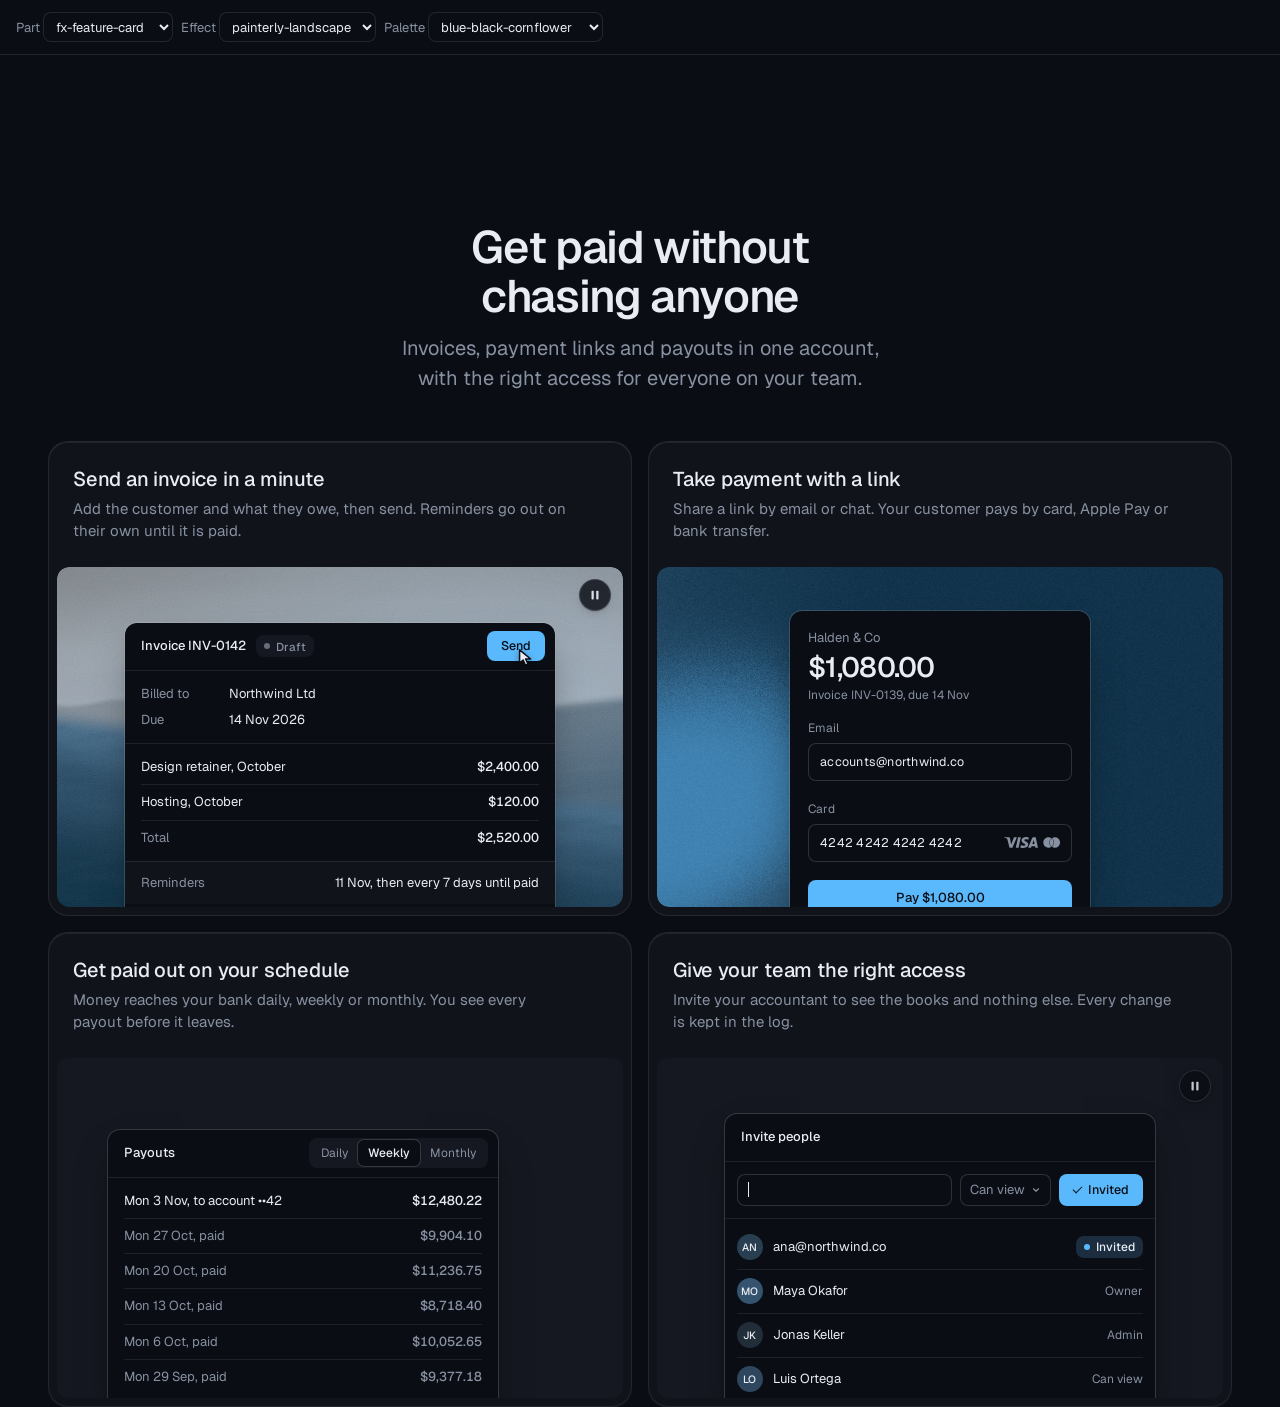
<file: assets/components/_lab.html>
<!doctype html>
<html lang="en" data-radius="soft">
<head>
<script>window.__tpGlMax = 16;   /* a gallery shows many live effects at once; a page of a site keeps the default 4 (fx.js) */</script>
<meta charset="utf-8">
<meta name="viewport" content="width=device-width, initial-scale=1">
<title>Component lab</title>
<link rel="preconnect" href="https://fonts.googleapis.com">
<link rel="preconnect" href="https://fonts.gstatic.com" crossorigin>
<link href="https://fonts.googleapis.com/css2?family=Geist:wght@100..900&family=Geist+Mono:wght@400..600&display=swap" rel="stylesheet">
<link rel="stylesheet" href="../system.css">
<link rel="stylesheet" href="./base.css">
<style>
  /* one component on its own, with a chosen effect (or object) and palette:
     _lab.html?c=fx-chart&fx=ruled-grounds&palette=white-link-blue&w=640 */
  :root { --font-display: "Geist", system-ui, sans-serif; --font-text: "Geist", system-ui, sans-serif; --font-mono: "Geist Mono", ui-monospace, monospace; --display-weight: 560; --display-tracking: -0.03em; }
  body { min-height: 100vh; margin: 0; }
  .bar { display: flex; flex-wrap: wrap; gap: 8px; align-items: center; padding: 12px 16px; border-bottom: 1px solid var(--line); font: 13px/1.4 var(--font-text); color: var(--muted); }
  .bar select { font: inherit; color: var(--ink); background: var(--bg); border: 1px solid var(--line); border-radius: var(--r-sm); height: 30px; padding: 0 8px; }
  .stage { padding: clamp(16px, 4vw, 48px); margin-inline: auto; }
</style>
</head>
<body>
<div class="bar">
  <label>Part <select id="c"></select></label>
  <label>Effect <select id="fx"></select></label>
  <label>Palette <select id="pal"></select></label>
</div>
<main class="stage" id="stage"></main>
<script type="module">
  import fx from '../effects/fx.js';
  const PARTS = ['fx-feature-card', 'fx-dither-object', 'fx-headline', 'fx-button', 'fx-prompt', 'fx-icon-tiles', 'fx-stat', 'fx-globe', 'fx-map', 'fx-chart', 'fx-bars', 'fx-band', 'fx-spotlight', 'fx-photo', 'fx-avatar', 'fx-search', 'fx-logos', 'fx-tabs', 'fx-pricing', 'fx-progress'];
  const PALETTES = {
    'blue-black-cornflower': { bg: '#0a0d14', surface: '#131824', ink: '#e9edf3', muted: '#8891a1', accent: '#5ab9fc', accentInk: '#0a0d14' },
    'graphite-safety-orange': { bg: '#18191b', surface: '#222427', ink: '#eff0f1', muted: '#9c9ea3', accent: '#ff4a1f', accentInk: '#18191b' },
    'white-link-blue': { bg: '#ffffff', surface: '#f4f4f4', ink: '#111111', muted: '#6b6b6b', accent: '#1a4be0', accentInk: '#ffffff' },
    'moss-sand': { bg: '#ddd6c6', surface: '#d2cab8', ink: '#2a2a26', muted: '#59574e', accent: '#4f6238', accentInk: '#ffffff' },
    'cobalt-field': { bg: '#0034eb', surface: '#002fd6', ink: '#ffffff', muted: '#dfe4f2', accent: '#e9e34a', accentInk: '#111111' },
  };
  const q = new URLSearchParams(location.search);
  const part = PARTS.includes(q.get('c')) ? q.get('c') : PARTS[0];
  const palId = PALETTES[q.get('palette')] ? q.get('palette') : 'blue-black-cornflower';
  const p = PALETTES[palId];
  const s = document.documentElement.style;
  const action = fx.color.contrast(p.accent, p.bg) >= 2.2 ? p.accent : p.ink;
  Object.entries({ '--p-bg': p.bg, '--p-surface': p.surface, '--p-ink': p.ink, '--p-muted': p.muted, '--p-accent': p.accent, '--p-accent-ink': p.accentInk, '--p-action': action, '--p-action-ink': action === p.accent ? p.accentInk : p.bg }).forEach(([k, v]) => s.setProperty(k, v));
  s.colorScheme = fx.color.isDark(p.bg) ? 'dark' : 'light';
  if (q.has('fallback')) fx.config.forceFallback = true;
  // one part at a time: at most 4 live WebGL contexts on this page
  fx.config.maxLive = 4;
  if (q.has('w')) document.getElementById('stage').style.maxWidth = q.get('w') + 'px';

  const base = `./${part}/`;
  const [meta, html, mod] = await Promise.all([fetch(base + 'meta.json').then(r => r.json()), fetch(base + 'component.html').then(r => r.text()), import(base + 'component.js')]);
  const link = Object.assign(document.createElement('link'), { rel: 'stylesheet', href: base + 'component.css' });
  document.head.append(link);
  await new Promise(r => { link.onload = link.onerror = r; });
  const choices = meta.effects?.length ? meta.effects : meta.objects || [];
  const chosen = choices.includes(q.get('fx')) ? q.get('fx') : meta.default;
  const stage = document.getElementById('stage');
  stage.innerHTML = html;
  const root = stage.firstElementChild;
  // the chosen effect goes where the part reads it: data-cx-object, data-cx-fill, or data-cx-effect on the root
  // the dither object: one figure set to the chosen object (one live object, as on a page); no caption under it
  if (meta.objects) {
    const fig = root.matches('[data-cx-object]') ? root : root.querySelector('[data-cx-object]');
    fig.dataset.cxObject = chosen;
    if (q.get('render') === 'studio') fig.dataset.cxRender = 'studio';
    fig.querySelector('.cx-obj__stage').removeAttribute('aria-label');
    fig.style.maxWidth = '720px';
  }
  // without ?fx= the markup keeps its own effects (the feature card mixes a landscape and a grain: setting
  // the default on every panel would paint the grain panel as a landscape too)
  else if (!choices.includes(q.get('fx'))) { /* as written */ }
  else if (root.querySelector('[data-cx-fill]')) root.querySelectorAll('[data-cx-fill]').forEach(el => { el.dataset.cxFill = chosen; });
  else if (root.querySelector('[data-cx-effect]')) root.querySelectorAll('[data-cx-effect]').forEach(el => { el.dataset.cxEffect = chosen; });
  else root.dataset.cxEffect = chosen;
  // the map draws its baked streets; an effect named with ?fx= shows its fallback ground (no map data) instead
  if (part === 'fx-map' && choices.includes(q.get('fx'))) delete root.dataset.cxMap;
  await document.fonts.ready;
  window.__part = mod.default(root);
  setTimeout(() => { document.documentElement.dataset.ready = '1'; }, 1200);

  const fill = (sel, list, cur, key) => {
    const el = document.getElementById(sel);
    el.innerHTML = list.map(v => `<option${v === cur ? ' selected' : ''}>${v}</option>`).join('');
    el.addEventListener('change', () => { q.set(key, el.value); if (key === 'c') q.delete('fx'); location.search = q.toString(); });
  };
  fill('c', PARTS, part, 'c');
  // a part whose default is none (the map's streets, the photograph as it is) lists none first, so the
  // select never shows an effect that is not on
  fill('fx', meta.default === 'none' ? ['none', ...choices] : choices, chosen, 'fx');
  fill('pal', Object.keys(PALETTES), palId, 'palette');
</script>
</body>
</html>
</file>
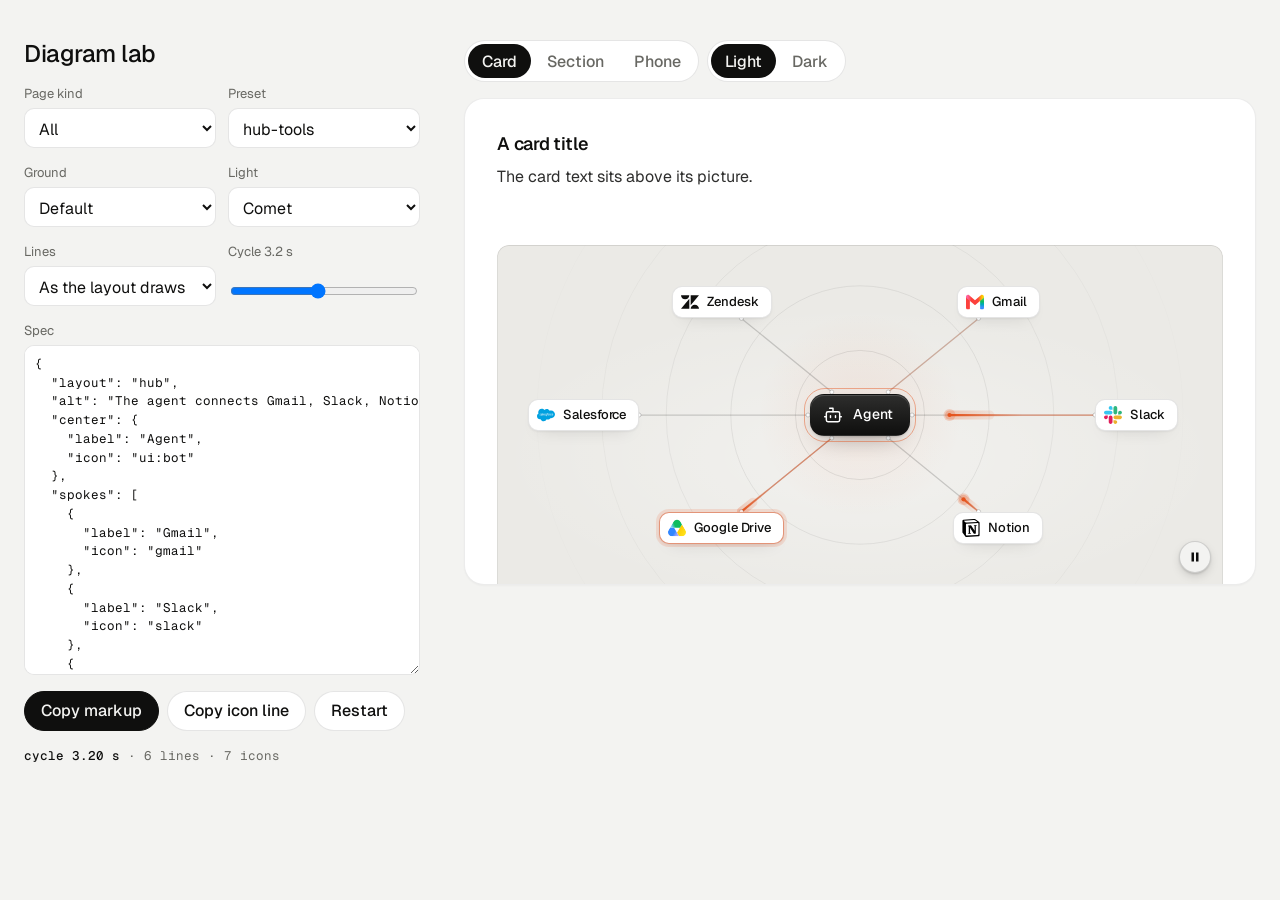
<file: assets/diagrams/lab.html>
<!doctype html>
<html lang="en">
<head>
<meta charset="utf-8">
<meta name="viewport" content="width=device-width, initial-scale=1">
<title>Diagram lab</title>
<link rel="preconnect" href="https://fonts.googleapis.com">
<link rel="preconnect" href="https://fonts.gstatic.com" crossorigin>
<link href="https://fonts.googleapis.com/css2?family=Geist:wght@300..700&family=Geist+Mono:wght@400;500&display=swap" rel="stylesheet">
<link rel="stylesheet" href="../ui/cards.css">
<link rel="stylesheet" href="diagram.css">
<style>
  /* The builder: pick a preset, change the JSON or the controls, see the card at once, copy the markup. Not part of a page. */
  :root { --font-text: "Geist", system-ui, sans-serif; --font-display: "Geist", system-ui, sans-serif; --font-mono: "Geist Mono", ui-monospace, monospace; }
  [data-theme="light"] { --bg: #f3f3f1; --card: #ffffff; --ink: #0f0f0e; --muted: #686863; --accent: #e5531c; --accent-ink: #ffffff; --frag: #ffffff; --ground-bg: #ebeae6; --ground-accent: #dcd9d0; --line: rgb(0 0 0 / .1); --field: #ffffff; }
  [data-theme="light"][data-accent="blue"] { --accent: #2456e8; }
  [data-theme="light"][data-accent="green"] { --accent: #16825d; }
  [data-theme="dark"] { --bg: #070708; --card: #141416; --ink: #f2f2ef; --muted: #8f9094; --accent: #ff7a3c; --accent-ink: #120c08; --frag: #1c1d20; --ground-bg: #101012; --ground-accent: #232326; --line: rgb(255 255 255 / .12); --field: #101012; }
  [data-theme="dark"][data-accent="white"] { --accent: #f2f2ef; --accent-ink: #0b0b0c; }
  [data-theme="dark"][data-accent="green"] { --accent: #3ccf8e; --accent-ink: #06130d; }
  * { box-sizing: border-box; }
  html, body { margin: 0; }
  body { font-family: var(--font-text); background: var(--bg); color: var(--ink); -webkit-font-smoothing: antialiased; min-height: 100vh; }
  .lab { display: grid; gap: 32px; max-width: 1440px; margin: 0 auto; padding: 32px 24px 64px; }
  .side { display: grid; gap: 16px; align-content: start; min-width: 0; }
  .side h1 { margin: 0; font: 500 24px/1.2 var(--font-display); letter-spacing: -0.02em; }
  .row { display: grid; gap: 6px; }
  .row > label, .row > .lbl { font-size: 13px; color: var(--muted); }
  .two { display: grid; grid-template-columns: 1fr 1fr; gap: 12px; }
  select, textarea, button, input[type=range] { font: inherit; color: inherit; }
  select, textarea { width: 100%; background: var(--field); border: 1px solid var(--line); border-radius: 10px; padding: 9px 10px; }
  select { height: 40px; }
  textarea { min-height: 360px; resize: vertical; font: 400 12.5px/1.5 var(--font-mono); white-space: pre; tab-size: 2; }
  textarea.is-bad { border-color: #c4321c; }
  .btns { display: flex; flex-wrap: wrap; gap: 8px; }
  button.b { height: 40px; padding: 0 16px; border-radius: 999px; border: 1px solid var(--line); background: var(--card); cursor: pointer; font-weight: 500; }
  button.b:hover { border-color: var(--ink); }
  button.b--main { background: var(--ink); color: var(--bg); border-color: var(--ink); }
  .out { font: 400 12.5px/1.5 var(--font-mono); color: var(--muted); overflow-wrap: anywhere; min-height: 1.5em; }
  .out b { color: var(--ink); font-weight: 500; }
  .out .bad { color: #c4321c; }
  .lb-stage { min-width: 0; display: grid; align-content: start; gap: 16px; }
  .lb-stage .card > .panel { --p-h: 340px; }
  .lb-stage .card--wide > .panel { --p-h: 560px; }
  .lb-stage .card--phone { max-width: 390px; }
  .lb-stage .card--phone > .panel { --p-h: 300px; }
  .seg { display: inline-flex; border: 1px solid var(--line); border-radius: 999px; padding: 3px; gap: 2px; background: var(--card); width: fit-content; }
  .seg button { height: 34px; padding: 0 14px; border: 0; background: none; border-radius: 999px; cursor: pointer; font-weight: 500; color: var(--muted); }
  .seg button[aria-pressed="true"] { background: var(--ink); color: var(--bg); }
  @media (min-width: 1024px) { .lab { grid-template-columns: 400px minmax(0, 1fr); gap: 40px; padding-top: 40px; } textarea { min-height: 330px; } .side { position: sticky; top: 24px; max-height: calc(100vh - 48px); overflow: auto; padding-right: 4px; } }
  @media (max-width: 639px) { .lab { padding: 24px 16px 48px; } }
</style>
</head>
<body data-theme="light" data-icon-base="../icons/demo/">
<div class="lab">
  <aside class="side">
    <h1>Diagram lab</h1>
    <div class="two">
      <div class="row"><label for="type">Page kind</label><select id="type"><option value="">All</option><option>software</option><option>tech</option><option>gaming</option><option>product</option><option>service</option></select></div>
      <div class="row"><label for="preset">Preset</label><select id="preset"></select></div>
    </div>
    <div class="two">
      <div class="row"><label for="ground">Ground</label><select id="ground"><option value="">Default</option><option>dots</option><option>rings</option><option>grid</option><option>glow</option><option>glow dots</option><option>glow rings</option><option>none</option></select></div>
      <div class="row"><label for="pulse">Light</label><select id="pulse"><option value="">Comet</option><option>dot</option><option>none</option></select></div>
    </div>
    <div class="two">
      <div class="row"><label for="curve">Lines</label><select id="curve"><option value="">As the layout draws them</option><option>curve</option><option>elbow</option><option>swirl</option></select></div>
      <div class="row"><label for="cycle">Cycle <span id="cycleV">3.2 s</span></label><input id="cycle" type="range" min="2.5" max="4" step="0.1" value="3.2"></div>
    </div>
    <div class="row"><label for="json">Spec</label><textarea id="json" spellcheck="false"></textarea></div>
    <div class="btns">
      <button class="b b--main" id="copy" type="button">Copy markup</button>
      <button class="b" id="copyIcons" type="button">Copy icon line</button>
      <button class="b" id="restart" type="button">Restart</button>
    </div>
    <div class="out" id="info"></div>
  </aside>
  <main class="lb-stage">
    <div class="btns">
      <div class="seg" id="size" role="group" aria-label="Size"><button type="button" data-v="card" aria-pressed="true">Card</button><button type="button" data-v="section" aria-pressed="false">Section</button><button type="button" data-v="phone" aria-pressed="false">Phone</button></div>
      <div class="seg" id="theme" role="group" aria-label="Palette"><button type="button" data-v="light" aria-pressed="true">Light</button><button type="button" data-v="dark" aria-pressed="false">Dark</button></div>
    </div>
    <article class="card card--row" id="card"><h3 id="ct"></h3><p id="cp"></p><div class="panel"><div class="dg" id="dg"></div></div></article>
  </main>
</div>
<script type="module">
  import dg from './diagram.js';
  const $ = id => document.getElementById(id);
  const presets = await dg.presets();
  const base = new URL('../icons/demo/', location.href).href;
  const q = new URLSearchParams(location.search);
  let spec = null, d = null, size = 'card';

  const names = type => Object.keys(presets).filter(k => !type || (presets[k].types || []).includes(type));
  const fillPresets = () => { $('preset').innerHTML = names($('type').value).map(k => `<option>${k}</option>`).join(''); };
  const load = id => { spec = JSON.parse(JSON.stringify(presets[id])); delete spec.types; $('json').value = JSON.stringify(spec, null, 2); sync(); };
  const first = n => (spec.center || spec.core || spec.input || spec.root || spec.left || {}).label || n;

  function iconIds(o, out = new Set()) {
    if (Array.isArray(o)) o.forEach(x => iconIds(x, out));
    else if (o && typeof o === 'object') for (const k in o) { if (k === 'icon' && typeof o[k] === 'string' && !/^text:|[/.]/.test(o[k])) out.add(o[k]); else iconIds(o[k], out); }
    return out;
  }
  function markup() {
    const j = JSON.stringify(spec);
    return /'/.test(j)
      ? `<div class="panel"><div class="dg" data-diagram><script type="application/json">${j}<\/script></div></div>`
      : `<div class="panel"><div class="dg" data-diagram='${j}'></div></div>`;
  }
  function paint() {
    const card = $('card');
    card.classList.toggle('card--wide', size === 'section');
    card.classList.toggle('card--phone', size === 'phone');
    const s = JSON.parse(JSON.stringify(spec));
    if (size === 'section') s.size = 'section';
    $('ct').textContent = 'A card title';
    $('cp').textContent = 'The card text sits above its picture.';
    const el = $('dg');
    d = dg.mount(el, s, { iconBase: base });
    const ids = [...iconIds(spec)];
    setTimeout(() => {
      $('info').innerHTML = `<b>cycle ${d.T ? d.T.toFixed(2) : '-'} s</b> · ${d.E ? d.E.filter(e => e.lit).length : 0} lines · ${ids.length} icons`;
    }, 400);
  }
  function sync() {
    try { spec = JSON.parse($('json').value); $('json').classList.remove('is-bad'); } catch (e) { $('json').classList.add('is-bad'); $('info').innerHTML = `<span class="bad">${e.message}</span>`; return; }
    paint();
  }
  // a control writes into the spec and the textarea
  function setField(path, v) {
    try { spec = JSON.parse($('json').value); } catch { return; }
    const [a, b] = path.split('.');
    if (b) { spec[a] = spec[a] || {}; if (v === '' || v == null) delete spec[a][b]; else spec[a][b] = v; if (!Object.keys(spec[a]).length) delete spec[a]; }
    else if (v === '' || v == null) delete spec[a]; else spec[a] = v;
    $('json').value = JSON.stringify(spec, null, 2);
    sync();
  }
  $('type').onchange = () => { fillPresets(); load($('preset').value); };
  $('preset').onchange = () => { $('ground').value = $('pulse').value = $('curve').value = ''; $('cycle').value = 3.2; $('cycleV').textContent = '3.2 s'; load($('preset').value); };
  $('ground').onchange = () => setField('ground', $('ground').value);
  $('pulse').onchange = () => setField('motion.pulse', $('pulse').value);
  $('curve').onchange = () => setField('curve', $('curve').value);
  $('cycle').oninput = () => { $('cycleV').textContent = (+$('cycle').value).toFixed(1) + ' s'; setField('motion.cycle', +$('cycle').value === 3.2 ? '' : +$('cycle').value); };
  let t0; $('json').oninput = () => { clearTimeout(t0); t0 = setTimeout(sync, 350); };
  $('restart').onclick = () => d && d.restart && d.restart();
  const copy = async (text, btn, label) => { try { await navigator.clipboard.writeText(text); btn.textContent = 'Copied'; } catch { btn.textContent = 'Copy failed'; } setTimeout(() => (btn.textContent = label), 1400); };
  $('copy').onclick = () => copy(markup(), $('copy'), 'Copy markup');
  $('copyIcons').onclick = () => copy(`node <skill>/scripts/icons.mjs fetch ${[...iconIds(spec)].join(' ')} --out assets/icons`, $('copyIcons'), 'Copy icon line');
  for (const [id, key] of [['size', 'size'], ['theme', 'theme']]) {
    $(id).onclick = ev => {
      const b = ev.target.closest('button'); if (!b) return;
      [...$(id).children].forEach(x => x.setAttribute('aria-pressed', String(x === b)));
      if (key === 'size') { size = b.dataset.v; paint(); } else document.body.dataset.theme = b.dataset.v;
    };
  }
  if (q.get('type')) $('type').value = q.get('type');
  fillPresets();
  if (q.get('preset') && presets[q.get('preset')]) $('preset').value = q.get('preset');
  if (q.get('theme') === 'dark') { document.body.dataset.theme = 'dark'; $('theme').children[1].click(); }
  load($('preset').value);
  window.__lab = { get d() { return d; } };
</script>
</body>
</html>
</file>
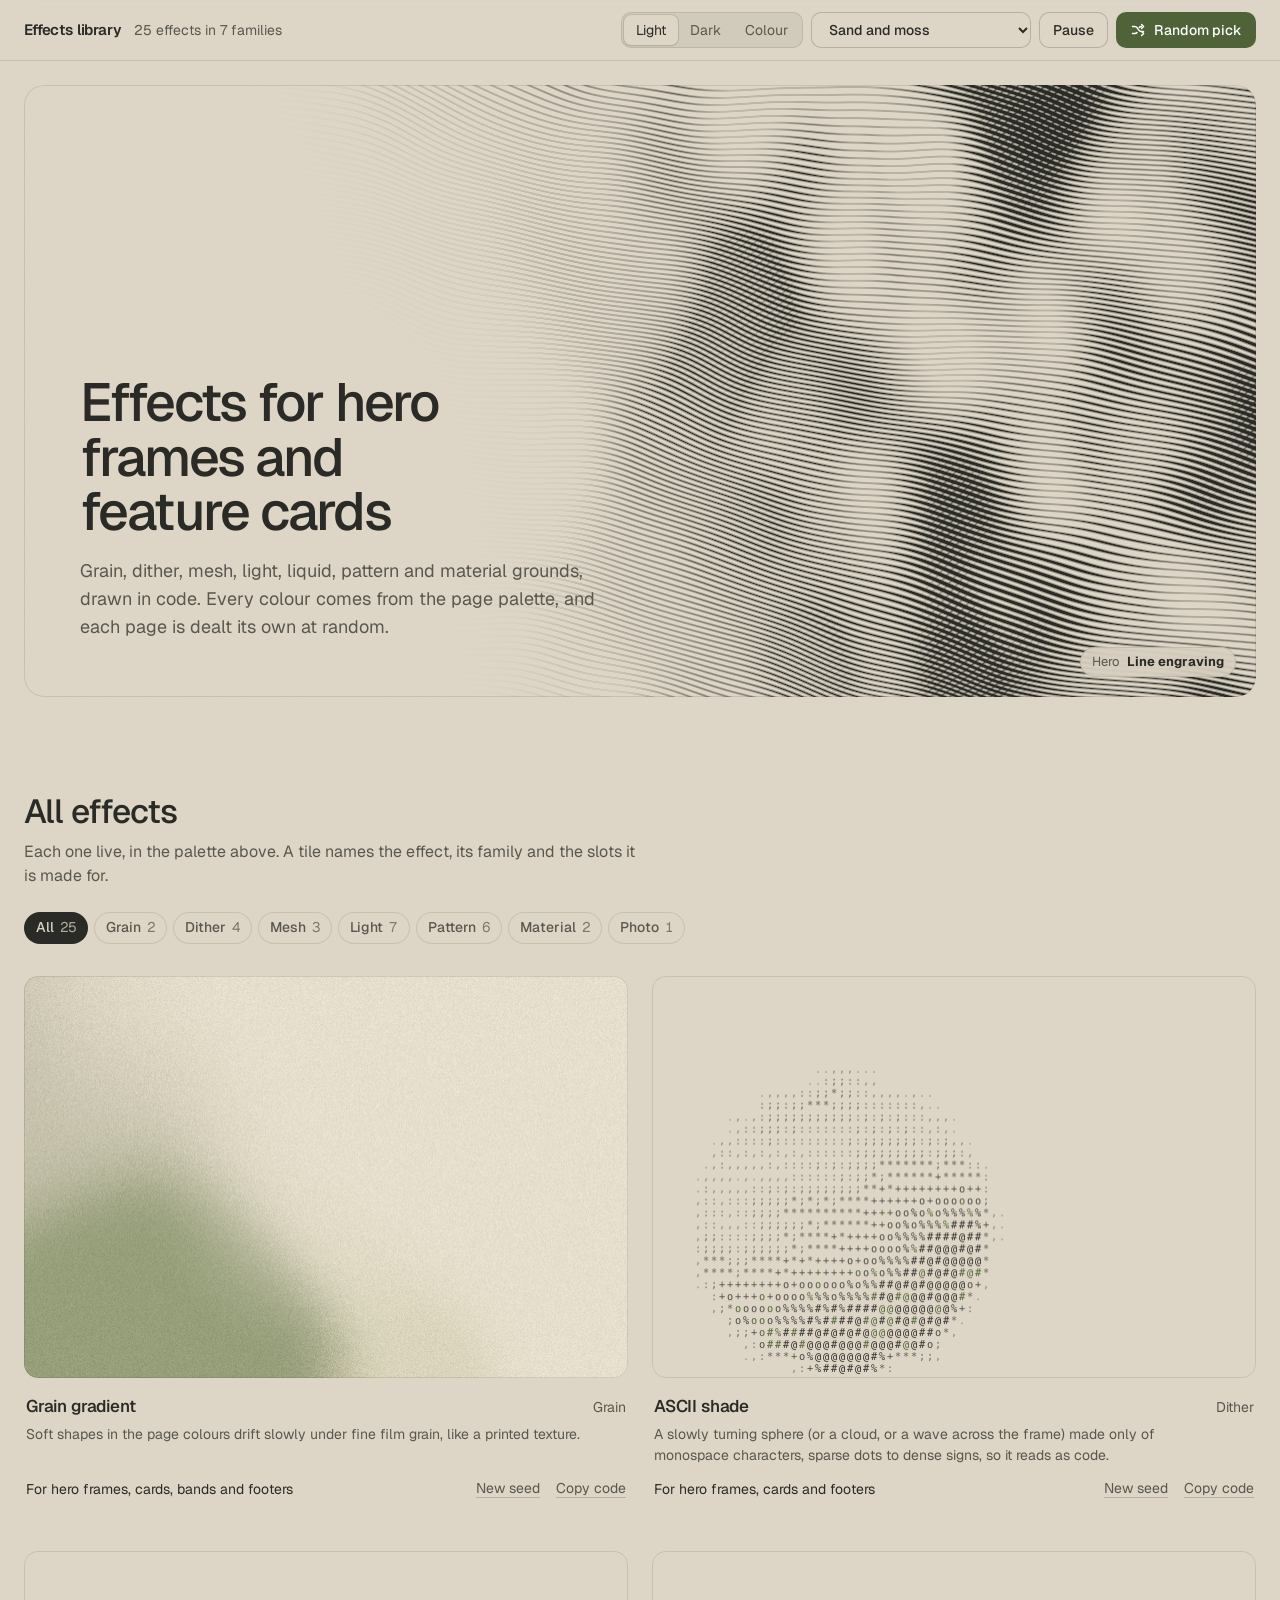
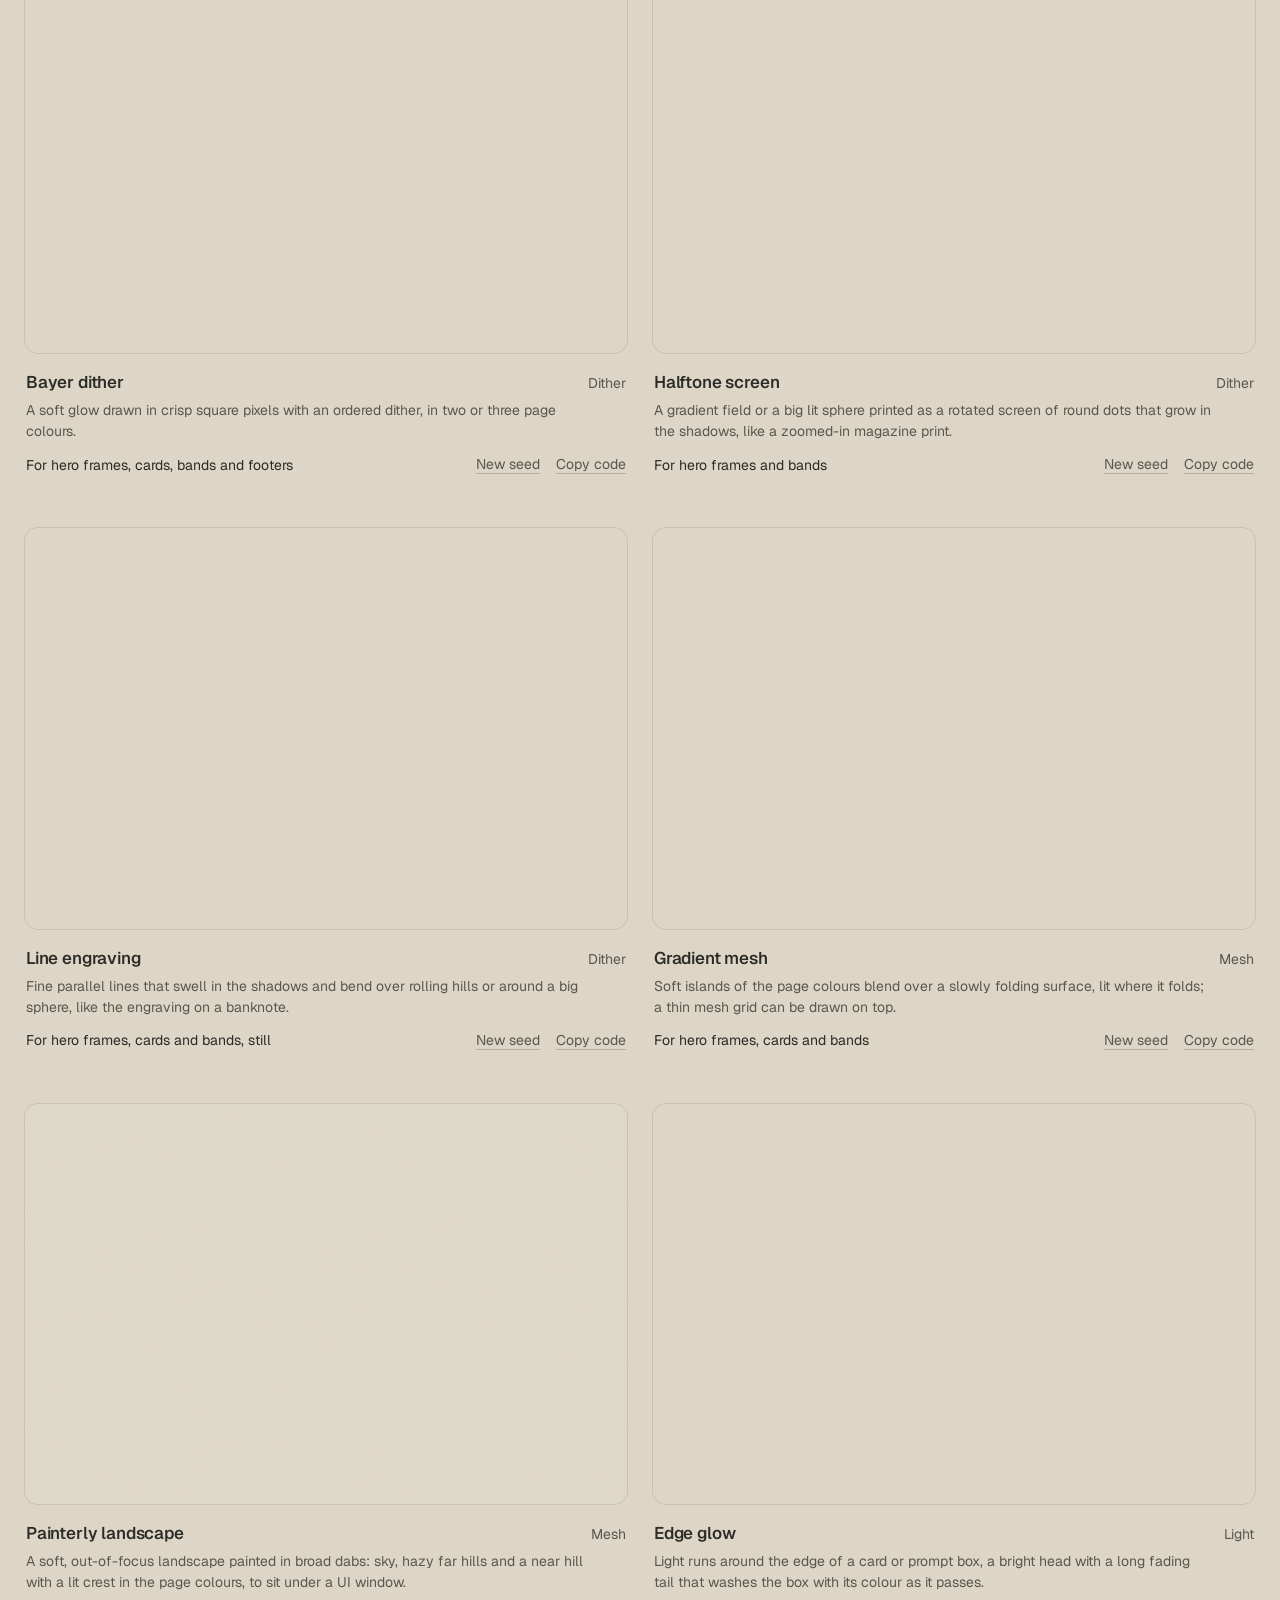
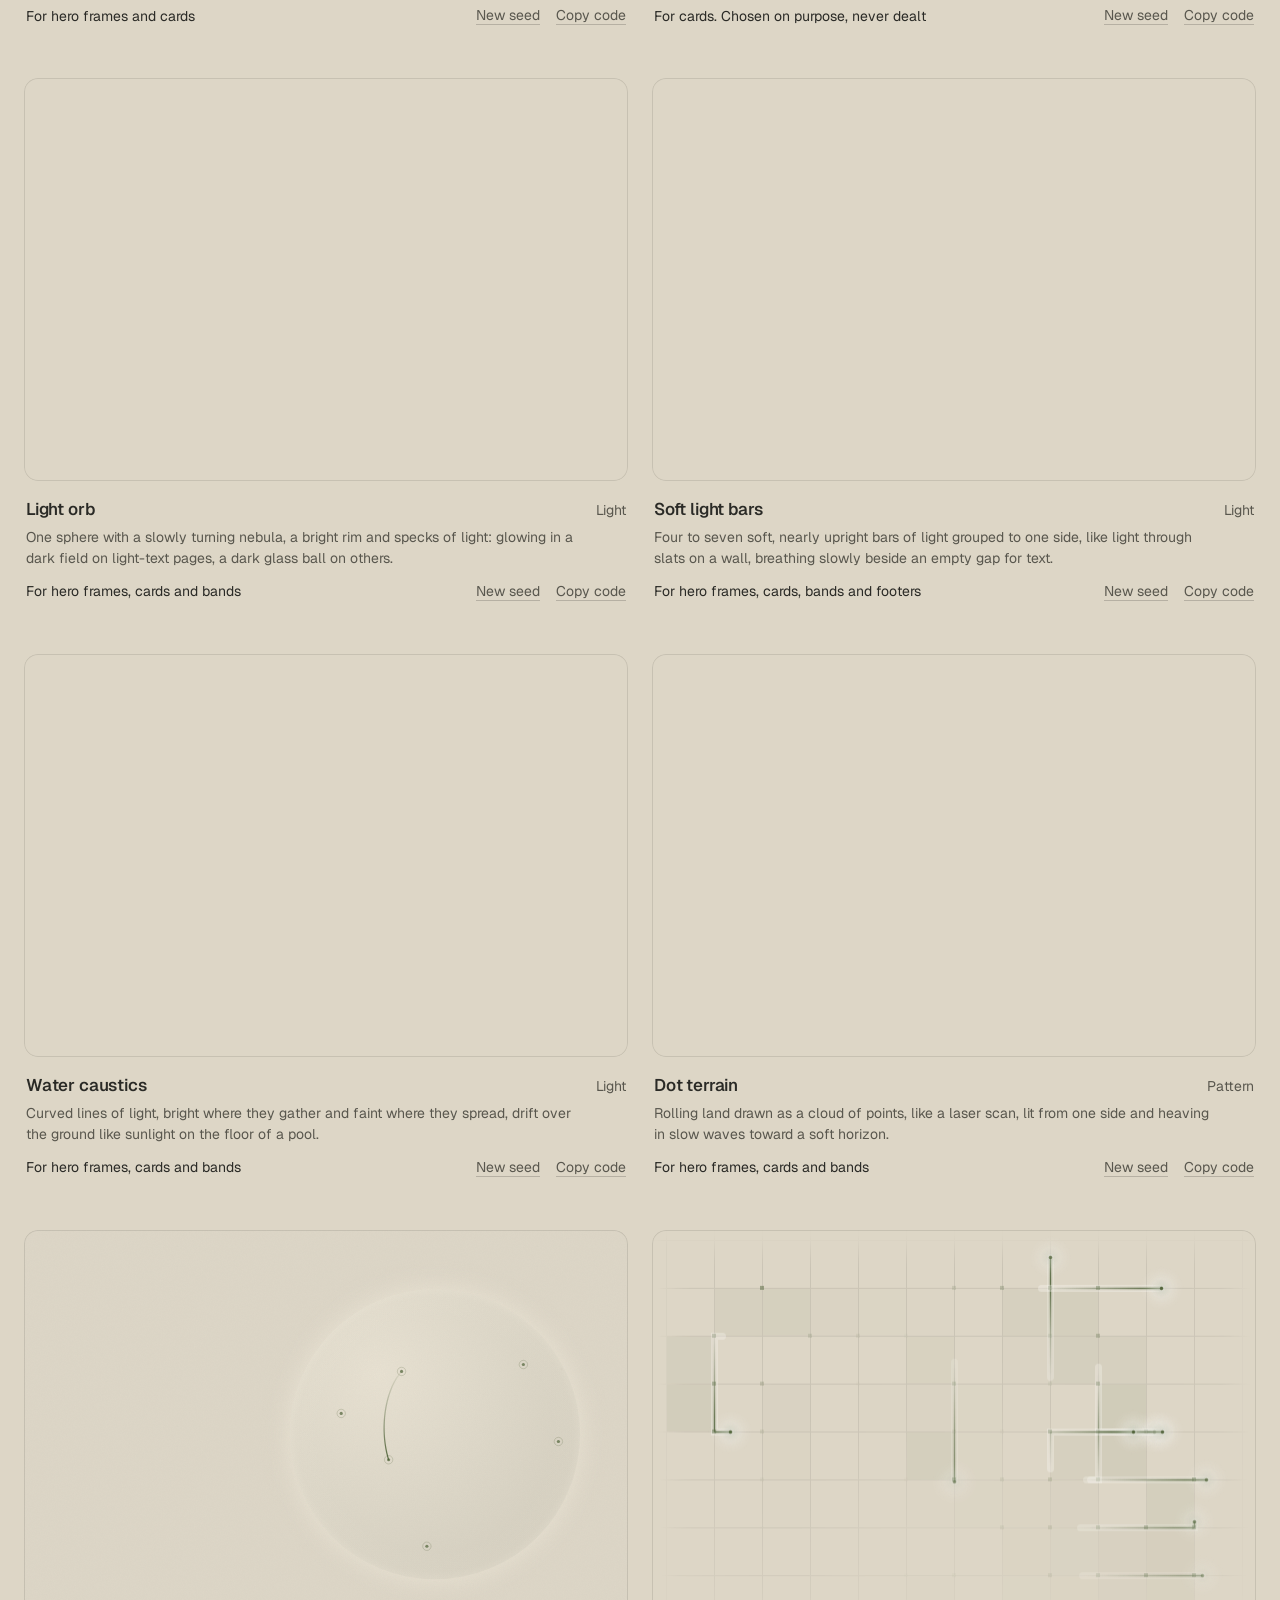
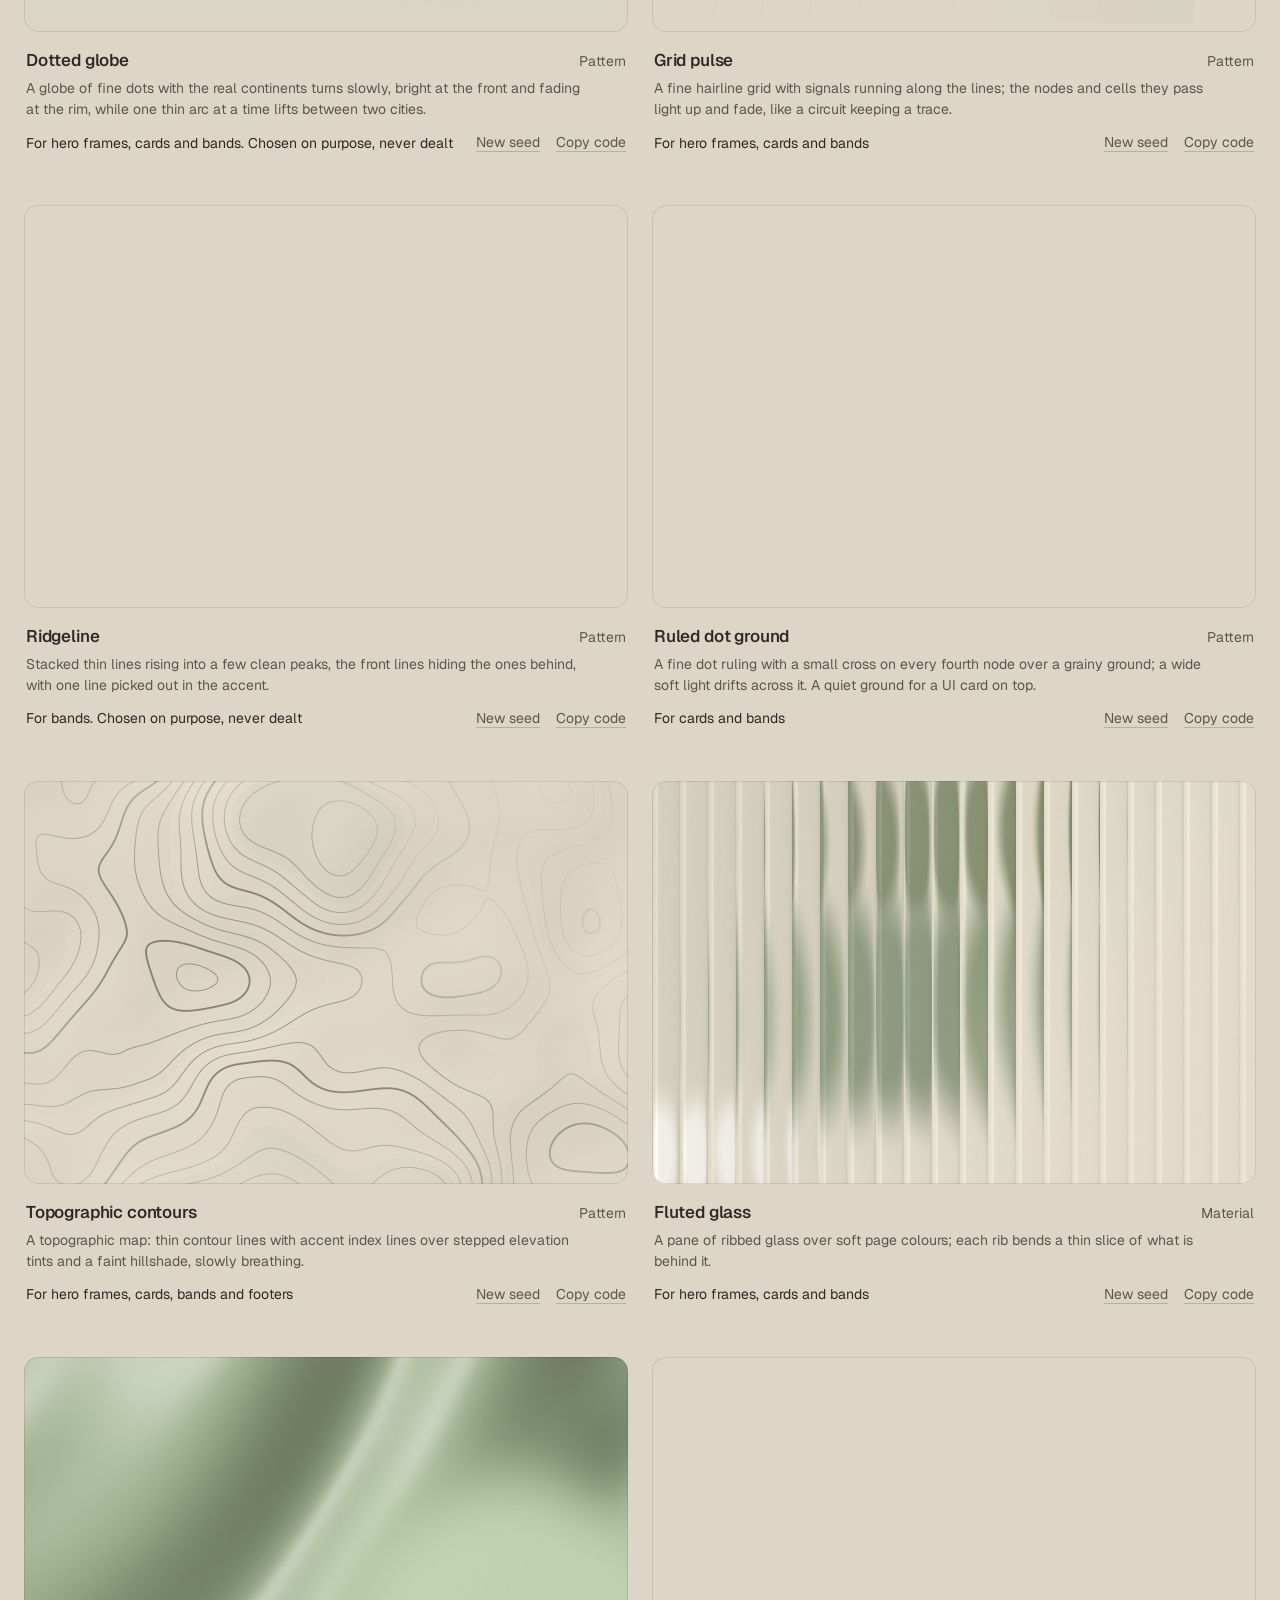
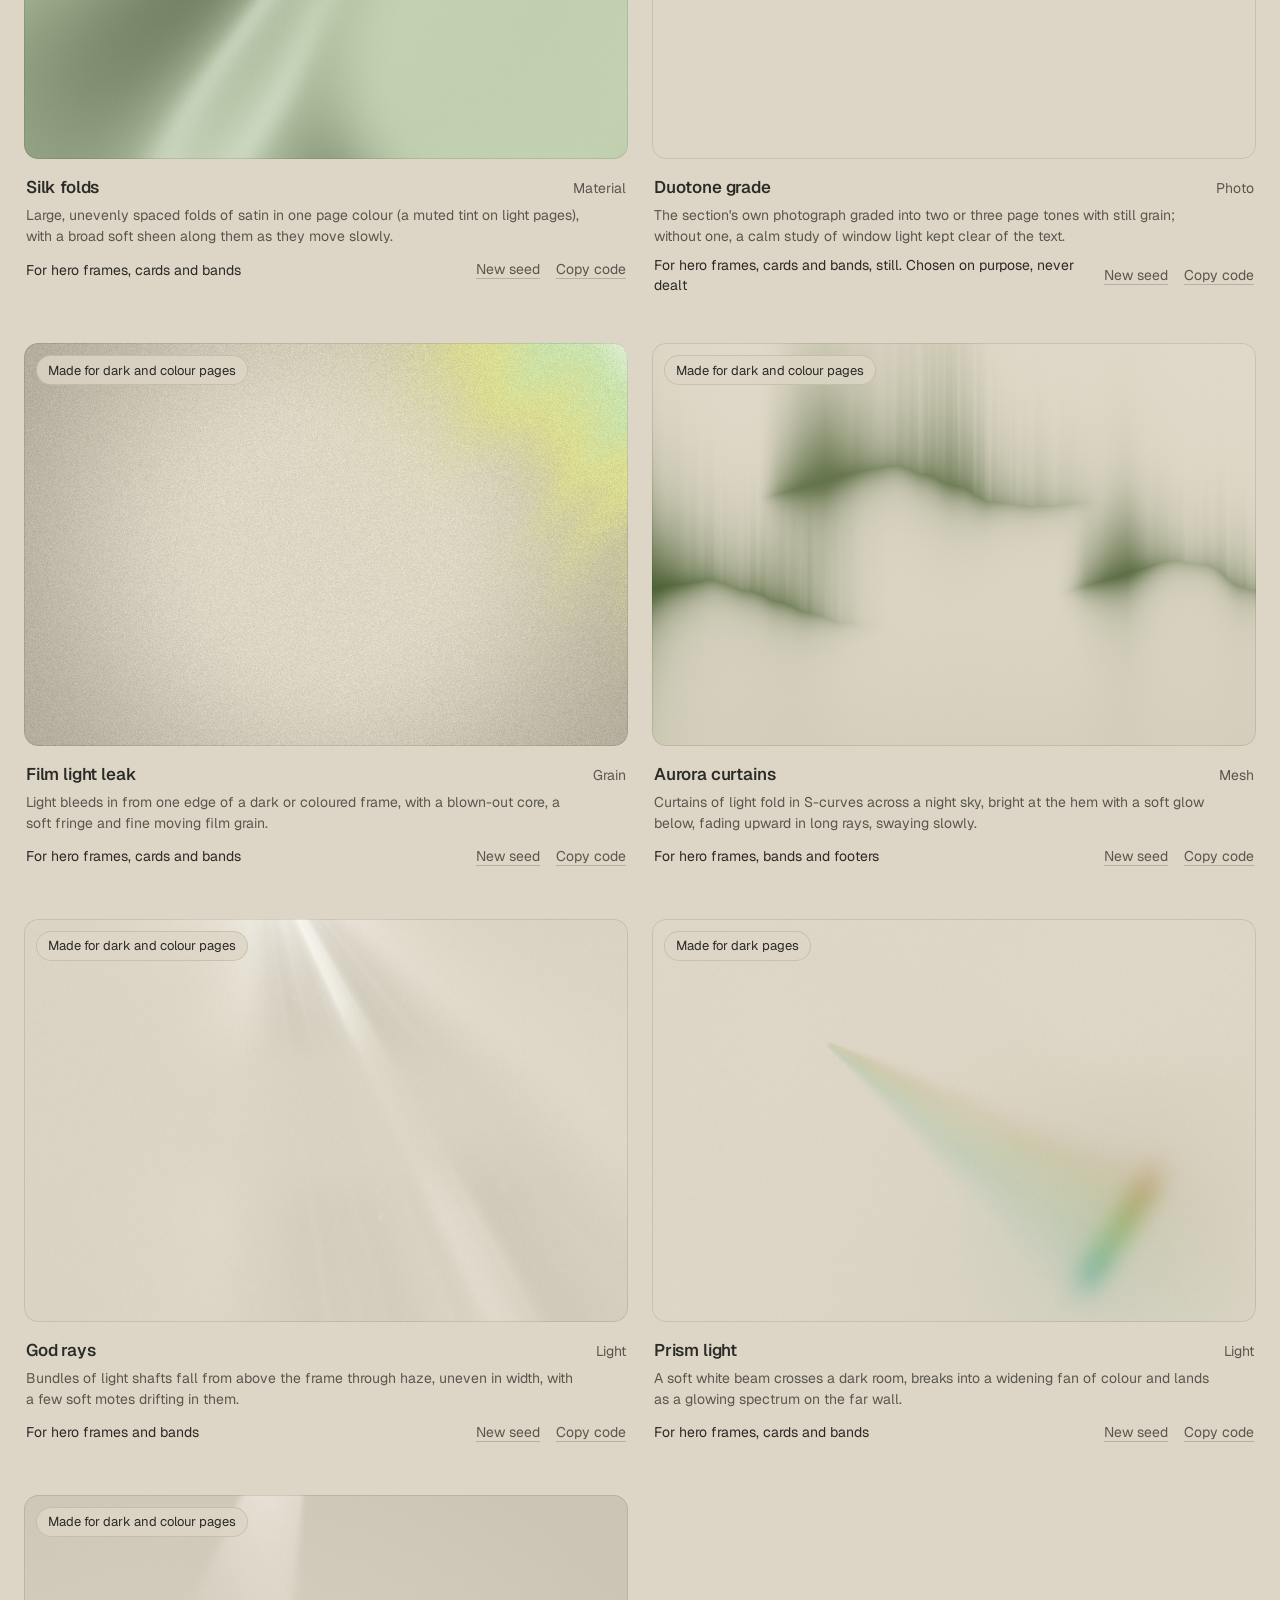
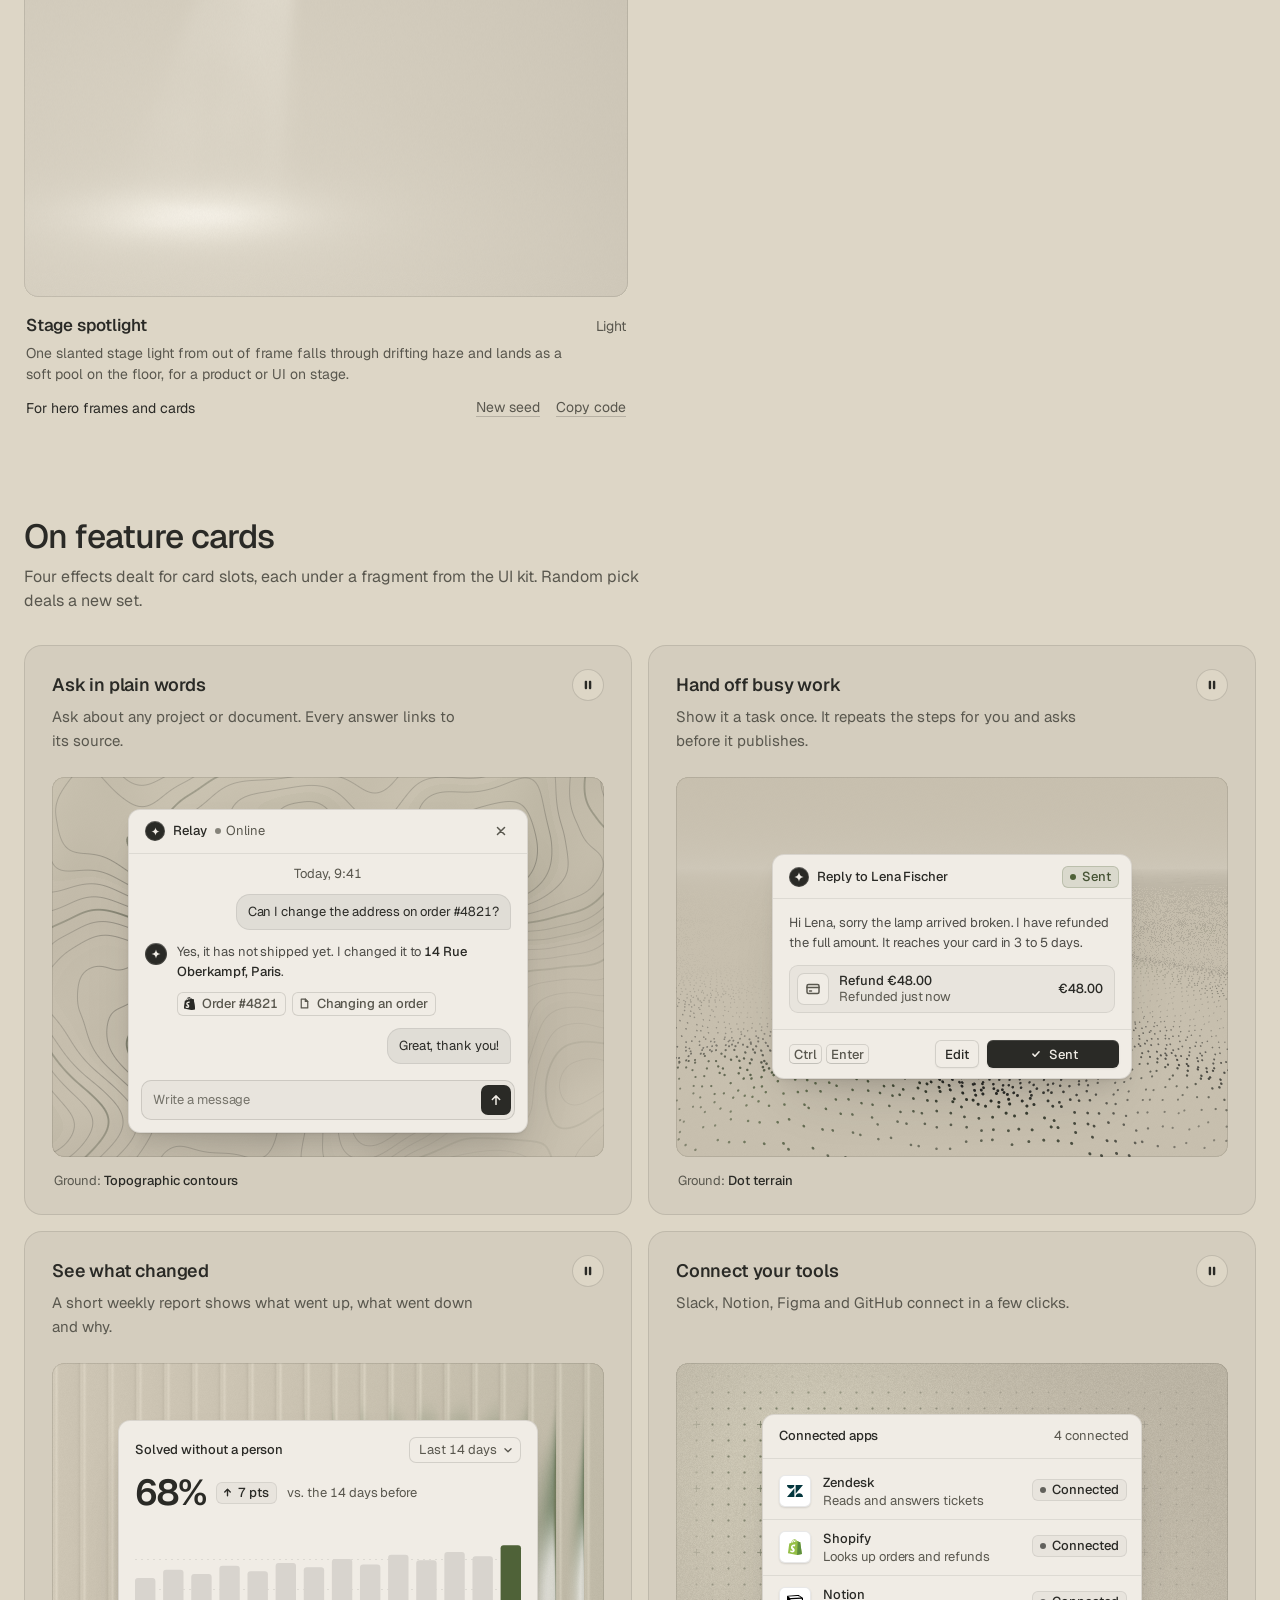
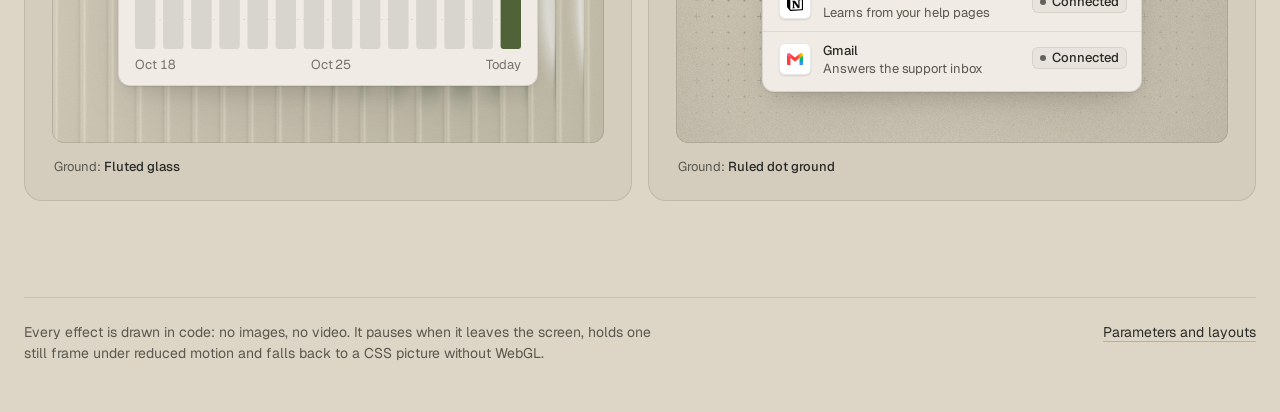
<file: assets/effects/gallery.html>
<!doctype html>
<html lang="en">
<head>
<script>window.__tpGlMax = 16;   /* a gallery shows many live effects at once; a page of a site keeps the default 4 (fx.js) */</script>
<meta charset="utf-8">
<meta name="viewport" content="width=device-width, initial-scale=1">
<title>Effects library</title>
<meta name="description" content="Effects drawn in code for hero frames, feature cards and bands, in the page palette.">
<link rel="icon" href="data:,">
<link rel="preconnect" href="https://fonts.googleapis.com">
<link rel="preconnect" href="https://fonts.gstatic.com" crossorigin>
<link href="https://fonts.googleapis.com/css2?family=Geist:wght@100..900&family=Geist+Mono:wght@100..900&display=swap" rel="stylesheet">
<style>
  /* the page palette; the script sets these from the palette switcher */
  :root {
    --bg: #ddd6c6; --surface: #d2cab8; --ink: #2a2a26; --muted: #59574e; --accent: #4f6238; --accent-ink: #ffffff;
    --card: #d2cab8; --panel: #cbc3b1; --win: #eeebe3; --win-surface: #e4e0d6;
    color-scheme: light;
  }
  @media (prefers-color-scheme: dark) {
    :root:not([data-theme="light"]) {
      --bg: #0a0d14; --surface: #131824; --ink: #e9edf3; --muted: #8891a1; --accent: #5ab9fc; --accent-ink: #0a0d14;
      --card: #131824; --panel: #0a0d14; --win: #1d2230; --win-surface: #262c3b;
      color-scheme: dark;
    }
  }
  :root[data-theme="dark"] {
    --bg: #0a0d14; --surface: #131824; --ink: #e9edf3; --muted: #8891a1; --accent: #5ab9fc; --accent-ink: #0a0d14;
    --card: #131824; --panel: #0a0d14; --win: #1d2230; --win-surface: #262c3b;
    color-scheme: dark;
  }
  :root {
    --line: color-mix(in oklab, var(--ink) 12%, transparent);
    --line-2: color-mix(in oklab, var(--ink) 22%, transparent);
    --chip: color-mix(in oklab, var(--ink) 6%, var(--bg));
    --font: "Geist", ui-sans-serif, system-ui, -apple-system, "Segoe UI", Roboto, "Helvetica Neue", Arial, sans-serif;
    --mono: "Geist Mono", ui-monospace, "SFMono-Regular", Consolas, monospace;
    --wrap: 1320px;
    --gut: 24px;
  }
  * { box-sizing: border-box; }
  html { -webkit-text-size-adjust: 100%; scroll-behavior: smooth; }
  @media (prefers-reduced-motion: reduce) { html { scroll-behavior: auto; } }
  body {
    margin: 0; background: var(--bg); color: var(--ink);
    font: 15px/1.5 var(--font); -webkit-font-smoothing: antialiased; font-feature-settings: "ss01" 0;
    overflow-x: hidden;
  }
  button, select { font: inherit; color: inherit; }
  :focus-visible { outline: 2px solid var(--accent); outline-offset: 2px; }
  .wrap { max-width: calc(var(--wrap) + 2 * var(--gut)); margin: 0 auto; padding: 0 var(--gut); }

  /* top bar */
  .top { position: sticky; top: 0; z-index: 50; background: color-mix(in oklab, var(--bg) 86%, transparent);
    backdrop-filter: blur(16px) saturate(1.2); -webkit-backdrop-filter: blur(16px) saturate(1.2); border-bottom: 1px solid var(--line); }
  .top-in { display: flex; align-items: center; gap: 12px 8px; padding-top: 12px; padding-bottom: 12px; }
  .top-in .controls { margin-left: auto; }
  .brand { display: flex; align-items: baseline; gap: 12px; min-width: 0; }
  .brand b { font-size: 15px; font-weight: 600; letter-spacing: -0.01em; white-space: nowrap; }
  .brand span { color: var(--muted); font-size: 14px; white-space: nowrap; }
  .controls { display: flex; align-items: center; gap: 8px; flex-wrap: wrap; }
  .seg { display: inline-flex; padding: 3px; border-radius: 10px; background: var(--chip); box-shadow: inset 0 0 0 1px var(--line); }
  .seg button { height: 30px; border: 0; background: transparent; padding: 0 12px; border-radius: 7px; cursor: pointer; color: var(--muted); font-size: 14px; }
  .seg button[aria-pressed="true"] { background: var(--bg); color: var(--ink); box-shadow: 0 0 0 1px var(--line), 0 1px 2px rgb(0 0 0 / 0.08); }
  .btn, .select {
    height: 36px; padding: 0 14px; border-radius: 10px; border: 0; background: var(--bg); color: var(--ink);
    box-shadow: inset 0 0 0 1px var(--line-2); cursor: pointer; display: inline-flex; align-items: center; gap: 8px;
    font-size: 14px; font-weight: 500; white-space: nowrap;
  }
  .btn:hover, .select:hover { box-shadow: inset 0 0 0 1px color-mix(in oklab, var(--ink) 38%, transparent); }
  .btn--primary { background: var(--accent); color: var(--accent-ink); box-shadow: none; }
  .btn--primary:hover { box-shadow: none; background: color-mix(in oklab, var(--accent) 88%, var(--ink)); }
  .btn svg { width: 16px; height: 16px; flex: none; }
  .select { max-width: 220px; padding-right: 10px; }

  /* hero: a dealt hero effect with text in its calm area */
  .hero { position: relative; margin-top: 24px; height: clamp(480px, 68vh, 660px); border-radius: 20px; overflow: hidden;
    display: flex; flex-direction: column; justify-content: flex-end; }
  .hero::after, .stage::after, .panel::after { content: ""; position: absolute; inset: 0; border-radius: inherit; box-shadow: inset 0 0 0 1px var(--line); pointer-events: none; z-index: 2; }
  .hero-copy { position: relative; z-index: 1; padding: 56px; max-width: 760px; }
  .hero h1 { max-width: 9.5em; margin: 0 0 18px; font-size: clamp(38px, 3.4vw + 10px, 62px); line-height: 1.02; letter-spacing: -0.035em; font-weight: 520; text-wrap: balance; }
  .hero p { margin: 0; max-width: 44ch; font-size: 18px; line-height: 28px; color: var(--muted); text-wrap: pretty; }
  .hero-tag { position: absolute; right: 20px; bottom: 20px; z-index: 3; }
  .tag { display: inline-flex; align-items: center; gap: 8px; height: 30px; padding: 0 12px; border-radius: 999px; font-size: 13px;
    background: color-mix(in oklab, var(--bg) 82%, transparent); color: var(--ink); box-shadow: inset 0 0 0 1px var(--line);
    backdrop-filter: blur(10px); -webkit-backdrop-filter: blur(10px); white-space: nowrap; }
  .tag span { color: var(--muted); }

  /* sections */
  section { padding-top: 96px; }
  .sec-head { display: flex; align-items: flex-end; justify-content: space-between; gap: 24px 48px; flex-wrap: wrap; margin-bottom: 32px; }
  .sec-head h2 { margin: 0 0 10px; font-size: clamp(28px, 1.2vw + 18px, 36px); line-height: 1.1; letter-spacing: -0.025em; font-weight: 520; }
  .sec-head p { margin: 0; color: var(--muted); max-width: 56ch; font-size: 16px; line-height: 24px; text-wrap: pretty; }
  .filters { display: flex; flex-wrap: wrap; gap: 6px; }
  .filters button { height: 32px; padding: 0 12px; border-radius: 999px; border: 0; cursor: pointer; font-size: 14px; color: var(--muted);
    background: transparent; box-shadow: inset 0 0 0 1px var(--line); }
  .filters button b { font-weight: 500; }
  .filters button span { margin-left: 6px; font-variant-numeric: tabular-nums; opacity: 0.75; }
  .filters button[aria-pressed="true"] { background: var(--ink); color: var(--bg); box-shadow: none; }

  /* the grid of every effect: one size of tile, labels under the picture */
  .grid { display: grid; grid-template-columns: repeat(2, minmax(0, 1fr)); gap: 48px 24px; }
  .tile { min-width: 0; display: flex; flex-direction: column; }
  .tile[hidden] { display: none; }
  .stage { position: relative; aspect-ratio: 3 / 2; border-radius: 14px; overflow: hidden; background: var(--bg); }
  .badge { position: absolute; top: 12px; left: 12px; z-index: 3; }
  .info { padding: 16px 2px 0; display: grid; gap: 6px; }
  .info-top { display: flex; align-items: baseline; justify-content: space-between; gap: 16px; }
  .info h3 { margin: 0; font-size: 17px; line-height: 24px; font-weight: 560; letter-spacing: -0.01em; }
  .fam { flex: none; font-size: 14px; color: var(--muted); }
  .look { margin: 0; color: var(--muted); font-size: 14px; line-height: 21px; max-width: 62ch; min-height: 42px;
    display: -webkit-box; -webkit-line-clamp: 2; -webkit-box-orient: vertical; overflow: hidden; }
  .info-foot { display: flex; align-items: center; justify-content: space-between; gap: 16px; margin-top: 2px; }
  .for { margin: 0; font-size: 14px; line-height: 20px; }
  .links { flex: none; display: flex; gap: 16px; }
  .links button { border: 0; background: none; padding: 4px 0; cursor: pointer; font-size: 14px; color: var(--muted);
    text-decoration: underline; text-decoration-color: var(--line-2); text-underline-offset: 4px; }
  .links button:hover { color: var(--ink); text-decoration-color: currentColor; }

  /* feature cards: an effect ground in the inset panel and a UI fragment on top */
  .cards { display: grid; grid-template-columns: repeat(2, minmax(0, 1fr)); gap: 16px; }
  .card { background: var(--card); border-radius: 18px; padding: 28px 28px 24px; box-shadow: inset 0 0 0 1px var(--line); display: flex; flex-direction: column; min-width: 0; }
  .card h3 { margin: 0 0 8px; font-size: 18px; line-height: 24px; font-weight: 560; letter-spacing: -0.01em; }
  .card > p:not(.ground) { margin: 0; color: var(--muted); font-size: 15px; line-height: 24px; max-width: 44ch; min-height: 48px; text-wrap: pretty; }
  .panel { position: relative; margin-top: 24px; height: 380px; border-radius: 12px; overflow: hidden; display: grid; place-items: center; padding: 32px; }
  .panel--bleed { place-items: end center; padding-bottom: 0; }
  .panel--bleed > .slot { margin-bottom: -48px; }
  .slot { position: relative; z-index: 1; max-width: 100%;
    --ui-font: var(--font); --ui-mono: var(--mono); --ui-radius: 12px;
    --fx-bg: var(--win); --fx-surface: var(--win-surface); --fx-ink: var(--ink); --fx-muted: var(--muted);
    --fx-accent: var(--accent); --fx-accent-ink: var(--accent-ink); }
  .ground { margin: 14px 2px 0; font-size: 13px; line-height: 20px; color: var(--muted); }
  .ground b { font-weight: 500; color: var(--ink); }

  .foot { padding-top: 96px; padding-bottom: 48px; }
  .foot-in > div { border-top: 1px solid var(--line); padding-top: 24px; display: flex; justify-content: space-between; gap: 16px 48px; flex-wrap: wrap; color: var(--muted); font-size: 14px; }
  .foot-in p { margin: 0; max-width: 72ch; }
  .foot a { color: var(--ink); text-underline-offset: 4px; text-decoration-color: var(--line-2); }
  .empty { padding: 64px 0; color: var(--muted); }

  .toast { position: fixed; left: 50%; bottom: 24px; z-index: 60; transform: translate(-50%, 16px); opacity: 0; pointer-events: none;
    max-width: calc(100vw - 32px); padding: 10px 16px; border-radius: 12px; background: var(--ink); color: var(--bg); font-size: 14px;
    transition: opacity .2s ease, transform .2s ease; }
  .toast.on { opacity: 1; transform: translate(-50%, 0); }

  @media (max-width: 1080px) {
    .hero-copy { padding: 40px; }
  }
  @media (max-width: 860px) {
    .grid, .cards { grid-template-columns: minmax(0, 1fr); }
    .grid { gap: 40px; }
  }
  @media (max-width: 720px) {
    :root { --gut: 16px; }
    .top { position: static; }
    .brand span, .select { display: none; }
    .top-in { display: grid; grid-template-columns: 1fr auto; grid-template-areas: "brand deal" "controls controls"; }
    .brand { grid-area: brand; }
    #deal { grid-area: deal; }
    .top-in .controls { grid-area: controls; margin-left: 0; flex-wrap: nowrap; }
    .seg { flex: 1; }
    .seg button { flex: 1; }
    .hero { margin-top: 16px; height: 560px; border-radius: 16px; }
    .hero-copy { padding: 28px 24px 72px; }
    .hero p { font-size: 16px; line-height: 24px; }
    .hero-tag { left: 24px; right: auto; bottom: 20px; }
    section { padding-top: 72px; }
    .card { padding: 20px; }
    .panel { height: 340px; padding: 20px 16px; }
    .info-foot { flex-wrap: wrap; }
  }
</style>
</head>
<body>
<header class="top">
  <div class="wrap top-in">
    <div class="brand"><b>Effects library</b><span id="count"></span></div>
    <div class="controls">
      <div class="seg" role="group" aria-label="Palette kind">
        <button type="button" data-kind="light">Light</button>
        <button type="button" data-kind="dark">Dark</button>
        <button type="button" data-kind="colour">Colour</button>
      </div>
      <select class="select" id="pal" aria-label="Palette"></select>
      <button type="button" class="btn" id="pause" aria-pressed="false">Pause</button>
    </div>
    <button type="button" class="btn btn--primary" id="deal">
        <svg viewBox="0 0 16 16" aria-hidden="true"><path d="M2.5 4.5h2.2c1.2 0 2 .6 2.7 1.6l1.2 1.8c.7 1 1.5 1.6 2.7 1.6h2.2M11.6 2.5l2 2-2 2M2.5 11.5h2.2c.9 0 1.6-.3 2.2-.9M11.6 9.5l2 2-2 2M9.3 5.4c.6-.6 1.3-.9 2.1-.9" fill="none" stroke="currentColor" stroke-width="1.5" stroke-linecap="round" stroke-linejoin="round"/></svg>
        Random pick
    </button>
  </div>
</header>

<main>
  <div class="wrap">
    <div class="hero" id="hero">
      <div class="hero-copy">
        <h1>Effects for hero frames and feature cards</h1>
        <p id="lede">Grain, dither, mesh, light, liquid, pattern and material grounds, drawn in code. Every colour comes from the page palette, and each page is dealt its own at random.</p>
      </div>
      <div class="hero-tag"><span class="tag" id="hero-tag"><span>Hero</span> <b></b></span></div>
    </div>
  </div>

  <section id="all">
    <div class="wrap">
      <div class="sec-head">
        <div>
          <h2>All effects</h2>
          <p>Each one live, in the palette above. A tile names the effect, its family and the slots it is made for.</p>
        </div>
        <div class="filters" id="filters" role="group" aria-label="Family"></div>
      </div>
      <div class="grid" id="grid"></div>
    </div>
  </section>

  <section id="cards">
    <div class="wrap">
      <div class="sec-head">
        <div>
          <h2>On feature cards</h2>
          <p>Four effects dealt for card slots, each under a fragment from the UI kit. Random pick deals a new set.</p>
        </div>
      </div>
      <div class="cards">
        <article class="card">
          <h3>Ask in plain words</h3>
          <p>Ask about any project or document. Every answer links to its source.</p>
          <div class="panel" data-card="0"><div class="slot" data-ui-load="chat"></div></div>
          <p class="ground">Ground: <b></b></p>
        </article>
        <article class="card">
          <h3>Hand off busy work</h3>
          <p>Show it a task once. It repeats the steps for you and asks before it publishes.</p>
          <div class="panel" data-card="1"><div class="slot" data-ui-load="cursor"></div></div>
          <p class="ground">Ground: <b></b></p>
        </article>
        <article class="card">
          <h3>See what changed</h3>
          <p>A short weekly report shows what went up, what went down and why.</p>
          <div class="panel" data-card="2"><div class="slot" data-ui-load="stat"></div></div>
          <p class="ground">Ground: <b></b></p>
        </article>
        <article class="card">
          <h3>Connect your tools</h3>
          <p>Slack, Notion, Figma and GitHub connect in a few clicks.</p>
          <div class="panel" data-card="3"><div class="slot" data-ui-load="integrations"></div></div>
          <p class="ground">Ground: <b></b></p>
        </article>
      </div>
    </div>
  </section>

  <footer class="foot">
    <div class="wrap foot-in"><div>
      <p>Every effect is drawn in code: no images, no video. It pauses when it leaves the screen, holds one still frame under reduced motion and falls back to a CSS picture without WebGL.</p>
      <p><a id="lab" href="lab.html">Parameters and layouts</a></p>
    </div></div>
  </footer>
</main>
<div class="toast" id="toast" role="status" aria-live="polite"></div>

<script id="paths" type="application/json">{"fx": "./", "ui": "../ui/"}</script>
<script id="palettes" type="application/json">[{"id":"white-link-blue","name":"Sheet and biro","bg":"#ffffff","surface":"#f4f4f4","ink":"#111111","muted":"#6b6b6b","accent":"#1a4be0","accentInk":"#ffffff"},{"id":"cool-white-slate","name":"Frost and slate","bg":"#f7f9fa","surface":"#ecf0f2","ink":"#1f3038","muted":"#5d6b72","accent":"#0d7480","accentInk":"#ffffff"},{"id":"rose-grey-green","name":"Rose grey, green","bg":"#ebe5e3","surface":"#e1dad7","ink":"#2b2622","muted":"#6a615d","accent":"#0f7d45","accentInk":"#ffffff"},{"id":"paper-grey-brass","name":"Newsprint and brass","bg":"#e8e8e3","surface":"#dcdcd6","ink":"#181715","muted":"#63625c","accent":"#bfb21a","accentInk":"#181715"},{"id":"stone-blueprint","name":"Stone and blueprint","bg":"#dfdedb","surface":"#d3d2ce","ink":"#26251e","muted":"#5f5d55","accent":"#2456d6","accentInk":"#ffffff"},{"id":"white-navy-tab","name":"Navy on white","bg":"#ffffff","surface":"#f4f4f2","ink":"#1f2b4d","muted":"#6a7186","accent":"#f7941d","accentInk":"#1f2b4d"},{"id":"three-stones","name":"Three stones","bg":"#eeecea","surface":"#e4e1dd","ink":"#333231","muted":"#6b6763","accent":"#5c6b54","accentInk":"#ffffff"},{"id":"putty-black-teal","name":"Putty and black","bg":"#dedad3","surface":"#d3cec6","ink":"#0a0a0a","muted":"#5c5852","accent":"#256f82","accentInk":"#ffffff"},{"id":"moss-sand","name":"Sand and moss","bg":"#ddd6c6","surface":"#d2cab8","ink":"#2a2a26","muted":"#59574e","accent":"#4f6238","accentInk":"#ffffff"},{"id":"green-mat-chocolate","name":"Bone, green, chocolate","bg":"#e5e1d8","surface":"#dad5ca","ink":"#2a1d17","muted":"#6b5b51","accent":"#456f3a","accentInk":"#ffffff"},{"id":"lunar-grey-bronze","name":"Lunar and bronze","bg":"#111111","surface":"#1c1c1c","ink":"#f2f2f2","muted":"#8f8f8f","accent":"#a08672","accentInk":"#111111"},{"id":"blue-black-cornflower","name":"Night and sky blue","bg":"#0a0d14","surface":"#131824","ink":"#e9edf3","muted":"#8891a1","accent":"#5ab9fc","accentInk":"#0a0d14"},{"id":"green-black-bone","name":"Green-black and bone","bg":"#161c1a","surface":"#1f2725","ink":"#e3e2da","muted":"#8e948d","accent":"#9fc7b8","accentInk":"#161c1a"},{"id":"black-crimson","name":"Black and crimson","bg":"#0a0a0a","surface":"#151515","ink":"#efefef","muted":"#8c8c8c","accent":"#b11226","accentInk":"#ffffff"},{"id":"forest-pale-lime","name":"Forest and lime","bg":"#0f1f10","surface":"#162a17","ink":"#ffffff","muted":"#9aa39a","accent":"#c6f19d","accentInk":"#0f1f10"},{"id":"charcoal-room-sage","name":"Charcoal and sage","bg":"#1c1c1c","surface":"#262626","ink":"#f1f1ef","muted":"#9a9b96","accent":"#8fa68e","accentInk":"#1c1c1c"},{"id":"warm-black-gold","name":"Warm black, gold","bg":"#0c0a08","surface":"#181512","ink":"#ffffff","muted":"#8f8a84","accent":"#c9a45a","accentInk":"#0c0a08"},{"id":"graphite-safety-orange","name":"Graphite and orange","bg":"#18191b","surface":"#222427","ink":"#eff0f1","muted":"#9c9ea3","accent":"#ff4a1f","accentInk":"#18191b"},{"id":"soot-pale-lime","name":"Soot and lime","bg":"#0f0f0f","surface":"#1a1a1a","ink":"#ffffff","muted":"#8f8f8f","accent":"#dafa9c","accentInk":"#0f0f0f"},{"id":"plum-black-pink","name":"Plum-black and pink","bg":"#0d060b","surface":"#1b0e17","ink":"#ffffff","muted":"#9a8f97","accent":"#ff488b","accentInk":"#0d060b"},{"id":"white-signal-red","name":"Signal red, white","bg":"#ffffff","surface":"#f2f2f2","ink":"#0a0a0a","muted":"#6b6b6b","accent":"#d92b21","accentInk":"#ffffff"},{"id":"white-mint-tiles","name":"Greys and mint","bg":"#ffffff","surface":"#f3f3f3","ink":"#232323","muted":"#6e6e6e","accent":"#a1ffcb","accentInk":"#232323"},{"id":"cool-grey-cobalt","name":"Cool grey, cobalt","bg":"#eef0f3","surface":"#e2e5ea","ink":"#0b0c0e","muted":"#5d6470","accent":"#1f2de6","accentInk":"#ffffff"},{"id":"offwhite-bottle-yellow","name":"Bottle ink, yellow","bg":"#f7f7f7","surface":"#ebebeb","ink":"#0d2a1c","muted":"#5f6b64","accent":"#f6e016","accentInk":"#0d2a1c"},{"id":"teal-on-paper","name":"Teal on paper","bg":"#f7f9f8","surface":"#ebf0ee","ink":"#06525c","muted":"#2f737d","accent":"#06525c","accentInk":"#f7f9f8"},{"id":"navy-pink","name":"Navy and pink","bg":"#1a2039","surface":"#212846","ink":"#f9a3c0","muted":"#b9879c","accent":"#f9a3c0","accentInk":"#1a2039"},{"id":"blush-aubergine","name":"Blush and aubergine","bg":"#edccbe","surface":"#e8c2b2","ink":"#351a2b","muted":"#6c4857","accent":"#351a2b","accentInk":"#edccbe"},{"id":"cobalt-on-sand","name":"Cobalt on sand","bg":"#e6dbc7","surface":"#ddd0b9","ink":"#062b8a","muted":"#3a5aa8","accent":"#062b8a","accentInk":"#e6dbc7"},{"id":"oxblood-grey","name":"Oxblood and grey","bg":"#e2e2e2","surface":"#d6d6d6","ink":"#7d0c14","muted":"#7a4a4e","accent":"#7d0c14","accentInk":"#e2e2e2"},{"id":"olive-on-bone","name":"Olive on bone","bg":"#ecebe7","surface":"#e1dfd9","ink":"#38450f","muted":"#5d683a","accent":"#38450f","accentInk":"#ecebe7"},{"id":"burgundy-bubblegum","name":"Burgundy and bubblegum","bg":"#3d0012","surface":"#4d0519","ink":"#ff99d3","muted":"#c77aa0","accent":"#ff99d3","accentInk":"#3d0012"},{"id":"bottle-green-gold","name":"Bottle green, gold","bg":"#133621","surface":"#1a4429","ink":"#f4d96c","muted":"#b3a55e","accent":"#f4d96c","accentInk":"#133621"},{"id":"cobalt-field","name":"Cobalt field","bg":"#0034eb","surface":"#002fd6","ink":"#ffffff","muted":"#dfe4f2","accent":"#e9e34a","accentInk":"#111111"},{"id":"mustard-field","name":"Mustard and black","bg":"#e1ac10","surface":"#cd9d0f","ink":"#0b0b0b","muted":"#4d3d0a","accent":"#24338f","accentInk":"#ffffff"},{"id":"carmine-field","name":"Carmine field","bg":"#9c1220","surface":"#8a101c","ink":"#ffffff","muted":"#f0b9bd","accent":"#ffd9dc","accentInk":"#9c1220"},{"id":"pink-field-lime","name":"Bubblegum and lime","bg":"#ff87ab","surface":"#ff739d","ink":"#0a0a0a","muted":"#6b1f3a","accent":"#def915","accentInk":"#0a0a0a"},{"id":"sky-field-navy","name":"Sky and navy","bg":"#6bb4ee","surface":"#7dbdf0","ink":"#0e1822","muted":"#1b3d5c","accent":"#ff5a1f","accentInk":"#0e1822"},{"id":"orange-field-black","name":"Orange and black","bg":"#ff7a1f","surface":"#ff8633","ink":"#050f16","muted":"#5a2306","accent":"#050f16","accentInk":"#ff7a1f"},{"id":"tobacco-olive","name":"Tobacco and olive","bg":"#472913","surface":"#55321a","ink":"#e4e0cf","muted":"#b39f84","accent":"#525e1b","accentInk":"#e4e0cf"},{"id":"poster-chapters","name":"Poster chapters","bg":"#e6e0d2","surface":"#dcd5c5","ink":"#1a1a1a","muted":"#5f5b52","accent":"#18bc42","accentInk":"#1a1a1a"},{"id":"blue-red-black","name":"Blue, red, black","bg":"#ffffff","surface":"#f3f3f3","ink":"#0a0a0a","muted":"#6b6b6b","accent":"#1f30e0","accentInk":"#ffffff"},{"id":"charcoal-primaries","name":"Charcoal and primaries","bg":"#191919","surface":"#242424","ink":"#ffffff","muted":"#9a9a9a","accent":"#0c7866","accentInk":"#ffffff"},{"id":"ultramarine-yellow","name":"Ultramarine and yellow","bg":"#1423b8","surface":"#1220a6","ink":"#ffffff","muted":"#e4e2d6","accent":"#1fc27a","accentInk":"#0a0a0a"},{"id":"candy-chapters","name":"Candy chapters","bg":"#ffd249","surface":"#f5c63c","ink":"#0a0a0a","muted":"#5e4a0a","accent":"#f53fd6","accentInk":"#0a0a0a"},{"id":"orange-sky-lime","name":"Orange, sky, lime","bg":"#ff8126","surface":"#ff8d3a","ink":"#111111","muted":"#5c2a05","accent":"#de194b","accentInk":"#ffffff"},{"id":"post-red-mustard","name":"Post red, mustard","bg":"#e2dccf","surface":"#d7d0c1","ink":"#2a1110","muted":"#6b524c","accent":"#4a6f84","accentInk":"#ffffff"},{"id":"mint-orange-grey","name":"Grey, mint, orange","bg":"#ffffff","surface":"#f5f5f5","ink":"#000000","muted":"#666666","accent":"#a7ff9c","accentInk":"#000000"},{"id":"report-blocks","name":"Report blocks","bg":"#ffffff","surface":"#f6f6f6","ink":"#000000","muted":"#5f5f5f","accent":"#fe7141","accentInk":"#000000"},{"id":"card-pastels","name":"Card pastels","bg":"#f7f7f5","surface":"#ebebe8","ink":"#000000","muted":"#666662","accent":"#d0106f","accentInk":"#ffffff"},{"id":"mint-pink-accounts","name":"Mint and pink","bg":"#f8f8f8","surface":"#eeeeee","ink":"#0a0a0a","muted":"#6a6a6a","accent":"#1f6b3a","accentInk":"#ffffff"},{"id":"swap-pastels","name":"Swapping pastels","bg":"#c3d7e5","surface":"#d0e0eb","ink":"#141414","muted":"#4a5068","accent":"#0f5257","accentInk":"#ffffff"},{"id":"blush-sage-slate","name":"Blush, sage, slate","bg":"#a6b3bc","surface":"#b2bdc5","ink":"#1c1c1c","muted":"#38424a","accent":"#2c3620","accentInk":"#e3e2da"},{"id":"candy-on-black","name":"Candy on black","bg":"#000000","surface":"#0d0d0d","ink":"#ffffff","muted":"#999999","accent":"#93f1f7","accentInk":"#000000"},{"id":"sky-sand","name":"Sky and sand","bg":"#cbe4f2","surface":"#bcdcee","ink":"#0a0a0a","muted":"#44606e","accent":"#b0298f","accentInk":"#ffffff"},{"id":"studio-grey","name":"Studio grey","bg":"#a8a8aa","surface":"#b4b4b6","ink":"#0e0e0e","muted":"#3a3a3c","accent":"#1f5c49","accentInk":"#ffffff"},{"id":"walnut-tan","name":"Walnut and tan","bg":"#2b2216","surface":"#382d1e","ink":"#e4e2da","muted":"#a39a8b","accent":"#bda38b","accentInk":"#2b2216"}]</script>
<script id="presets" type="application/json">{"light":"moss-sand","dark":"blue-black-cornflower","colour":"cobalt-field"}</script>
<script type="module">
  const $ = s => document.querySelector(s);
  const PATHS = JSON.parse($('#paths').textContent);
  const PALETTES = JSON.parse($('#palettes').textContent);
  const PRESETS = JSON.parse($('#presets').textContent);
  const byId = Object.fromEntries(PALETTES.map(p => [p.id, p]));
  const q = new URLSearchParams(location.search);

  const [{ default: fx }, { pick }] = await Promise.all([import(PATHS.fx + 'fx.js'), import(PATHS.fx + 'pick.js')]);
  const ui = await import(PATHS.ui + 'ui.js').then(m => m.default).catch(() => null);

  $('#lab').href = PATHS.fx + 'lab.html';
  if (q.has('fallback')) fx.config.forceFallback = true;
  if (q.has('webgl1')) fx.config.forceWebGL1 = true;
  if (q.has('time')) fx.setClock(+q.get('time'));

  const FAMILIES = { grain: 'Grain', dither: 'Dither', mesh: 'Mesh', light: 'Light', liquid: 'Liquid', pattern: 'Pattern', material: 'Material', photo: 'Photo' };
  const ORDER = Object.keys(FAMILIES);
  const SLOT_WORDS = { hero: 'hero frames', card: 'cards', band: 'bands', footer: 'footers' };
  const SLOT_ORDER = ['hero', 'card', 'band', 'footer'];
  const KIND_WORDS = { light: 'light', dark: 'dark', colour: 'colour' };
  // seeds that show each effect well in the grid; New seed on a tile deals another
  const SEEDS = {};
  const famName = f => FAMILIES[f] || f[0].toUpperCase() + f.slice(1);
  const andList = a => (a.length < 2 ? a.join('') : `${a.slice(0, -1).join(', ')} and ${a[a.length - 1]}`);

  const tiles = [];
  const cards = [...document.querySelectorAll('[data-card]')].map(el => ({ el, label: el.parentElement.querySelector('.ground b'), ctrl: null, id: null }));
  const hero = { el: $('#hero'), label: $('#hero-tag b'), ctrl: null, id: null };
  let index = null, palette = null, kind = 'light', paused = false, family = q.get('family') || '';

  /* ---------------------------------------------------------------- palette */
  function initialPalette() {
    const key = q.get('palette');
    if (key) return byId[PRESETS[key] || key] || byId[PRESETS.light];
    const dark = window.matchMedia && matchMedia('(prefers-color-scheme: dark)').matches;
    return byId[PRESETS[dark ? 'dark' : 'light']] || PALETTES[0];
  }
  // the card, its inset panel and the UI window on it, all from the page palette
  function derived(p, k) {
    const c = fx.color;
    if (k === 'light') return { card: c.mix(p.bg, p.ink, 0.045), panel: c.mix(p.surface, p.ink, 0.06), win: c.mix(p.bg, '#ffffff', 0.55), winSurface: c.mix(p.bg, '#ffffff', 0.25) };
    if (k === 'dark') return { card: c.mix(p.bg, p.ink, 0.05), panel: p.bg, win: c.mix(p.surface, p.ink, 0.07), winSurface: c.mix(p.surface, p.ink, 0.12) };
    return { card: c.mix(p.bg, p.ink, 0.07), panel: p.bg, win: c.mix(p.surface, p.ink, 0.12), winSurface: c.mix(p.surface, p.ink, 0.18) };
  }
  const cardPalette = () => { const d = derived(palette, kind); return fx.normalizePalette({ ...palette, bg: d.panel, surface: d.card }); };

  function applyVars() {
    const r = document.documentElement;
    const d = derived(palette, kind);
    const vars = { bg: palette.bg, surface: palette.surface, ink: palette.ink, muted: palette.muted, accent: palette.accent, 'accent-ink': palette.accentInk,
      card: d.card, panel: d.panel, win: d.win, 'win-surface': d.winSurface };
    for (const [k, v] of Object.entries(vars)) r.style.setProperty('--' + k, v);
    r.dataset.theme = kind === 'light' ? 'light' : 'dark';
    r.style.colorScheme = kind === 'light' ? 'light' : 'dark';
    for (const b of document.querySelectorAll('.seg button')) b.setAttribute('aria-pressed', String(b.dataset.kind === kind));
    $('#pal').value = palette.id;
  }

  // a controller may come back as a promise when the effect remounts to change colour
  function hold(holder, result) {
    if (result && typeof result.then === 'function') result.then(c => { holder.ctrl = c; if (paused) c.pause(); });
  }

  function setPalette(p) {
    const before = kind;
    palette = p;
    kind = fx.paletteKind(p);
    applyVars();
    if (kind !== before) order();
    const pal = fx.normalizePalette(p);
    for (const t of tiles) {
      fitBadge(t);
      if (t.ctrl) hold(t, t.ctrl.setPalette(pal));
    }
    if (kind !== before) deal();
    else {
      if (hero.ctrl) hold(hero, hero.ctrl.setPalette(pal));
      for (const c of cards) if (c.ctrl) hold(c, c.ctrl.setPalette(cardPalette()));
    }
    syncUrl();
  }

  /* ---------------------------------------------------------------- tiles */
  function fitBadge(t) {
    const fits = t.meta.palettes.includes(kind);
    t.badge.hidden = fits;
    if (!fits) t.badge.querySelector('.tag').textContent = `Made for ${andList(t.meta.palettes.map(k => KIND_WORDS[k]))} pages`;
  }
  function snippet(t) {
    return `<div data-fx="${t.meta.id}" data-fx-seed="${t.seed}"></div>`;
  }
  function buildTile(meta) {
    const el = document.createElement('article');
    el.className = 'tile';
    el.dataset.id = meta.id;
    el.dataset.family = meta.family;
    el.innerHTML = `
      <div class="stage"><div class="badge" hidden><span class="tag"></span></div></div>
      <div class="info">
        <div class="info-top"><h3></h3><span class="fam"></span></div>
        <p class="look"></p>
        <div class="info-foot"><p class="for"></p><div class="links"><button type="button" data-act="seed">New seed</button><button type="button" data-act="copy">Copy code</button></div></div>
      </div>`;
    el.querySelector('h3').textContent = meta.name;
    el.querySelector('.fam').textContent = famName(meta.family);
    el.querySelector('.look').textContent = meta.look;
    const slots = SLOT_ORDER.filter(s => meta.bestOn.includes(s)).map(s => SLOT_WORDS[s]);
    // an effect with "random": false is a literal subject: the random pick never deals it
    el.querySelector('.for').textContent = `For ${andList(slots)}${meta.motion === 'still' ? ', still' : ''}${meta.random === false ? '. Chosen on purpose, never dealt' : ''}`;
    const t = { meta, el, stage: el.querySelector('.stage'), badge: el.querySelector('.badge'), seed: SEEDS[meta.id] ?? 100 + fx.hashSeed(meta.id) % 900, ctrl: null };
    el.querySelector('[data-act="seed"]').addEventListener('click', () => { t.seed = Math.floor(Math.random() * 10000); mountTile(t); });
    el.querySelector('[data-act="copy"]').addEventListener('click', async () => {
      const code = snippet(t);
      try { await navigator.clipboard.writeText(code); toast('Copied ' + code); }
      catch (_) { toast(code, 4000); }
    });
    return t;
  }
  async function mountTile(t) {
    try {
      t.ctrl = await fx.mount(t.stage, t.meta.id, { palette: fx.normalizePalette(palette), seed: t.seed });
      if (paused) t.ctrl.pause();
    } catch (err) { console.warn(`${t.meta.id}:`, err); }
  }

  function buildFilters() {
    const box = $('#filters');
    const counts = {};
    for (const e of index.effects) counts[e.family] = (counts[e.family] || 0) + 1;
    const fams = [...ORDER.filter(f => counts[f]), ...Object.keys(counts).filter(f => !ORDER.includes(f))];
    const make = (key, label, n) => {
      const b = document.createElement('button');
      b.type = 'button';
      b.dataset.family = key;
      b.innerHTML = '<b></b><span></span>';
      b.querySelector('b').textContent = label;
      b.querySelector('span').textContent = n;
      b.addEventListener('click', () => { family = key; filter(); syncUrl(); });
      box.append(b);
    };
    make('', 'All', index.effects.length);
    for (const f of fams) make(f, famName(f), counts[f]);
  }
  // effects made for this palette kind first, in family order; the others after them
  function order() {
    const grid = $('#grid');
    const fits = t => t.meta.palettes.includes(kind);
    for (const t of [...tiles.filter(fits), ...tiles.filter(t => !fits(t))]) grid.append(t.el);
  }
  function filter() {
    if (family && !tiles.some(t => t.meta.family === family)) family = '';
    for (const t of tiles) t.el.hidden = !!family && t.meta.family !== family;
    for (const b of document.querySelectorAll('#filters button')) b.setAttribute('aria-pressed', String(b.dataset.family === family));
  }

  /* ---------------------------------------------------------------- random pick */
  const HISTORY_KEY = 'fx-gallery-history';
  function readHistory() {
    try { const h = JSON.parse(localStorage.getItem(HISTORY_KEY) || '[]'); return Array.isArray(h) ? h : []; } catch (_) { return []; }
  }
  function writeHistory(h) {
    try { localStorage.setItem(HISTORY_KEY, JSON.stringify(h.slice(-100))); } catch (_) { /* no storage: picks are still spread within a deal */ }
  }
  let dealSeed = q.get('deal') || null;
  async function deal(seed) {
    const history = readHistory();
    let dealt;
    try {
      // a seed from the address deals the same set every time, so it ignores this browser's history
      dealt = pick(index.effects, { palette: kind, slots: ['hero', 'card', 'card', 'card', 'card'], history: seed == null ? history : [], seed: seed ?? undefined });
    } catch (err) { toast(err.message); return; }
    if (seed == null) writeHistory([...history, ...dealt.picks.map(p => p.id)]);
    dealSeed = dealt.seed;
    const n = fx.hashSeed(dealt.seed);
    const [h, ...rest] = dealt.picks;
    const jobs = [];
    hero.id = h.id;
    hero.label.textContent = nameOf(h.id);
    // the effect keeps the area under the hero's text calm
    const fr = hero.el.getBoundingClientRect(), tr = hero.el.querySelector('.hero-copy h1').getBoundingClientRect();
    const tp = hero.el.querySelector('.hero-copy p').getBoundingClientRect();
    const calm = fr.width ? { calmX: Math.min(0.8, Math.max(0.15, (tr.left + Math.min(tr.width, tp.width) * 0.42 - fr.left) / fr.width)), calmY: Math.min(0.85, Math.max(0.3, ((tr.top + tp.bottom) / 2 - fr.top) / fr.height)) } : { calmX: 0.24, calmY: 0.7 };
    jobs.push(fx.mount(hero.el, h.id, { palette: fx.normalizePalette(palette), seed: n, params: calm }).then(c => { hero.ctrl = c; if (paused) c.pause(); }));
    rest.forEach((p, i) => {
      const c = cards[i];
      c.id = p.id;
      c.label.textContent = nameOf(p.id);
      jobs.push(fx.mount(c.el, p.id, { palette: cardPalette(), seed: n + 17 * (i + 1) }).then(ctrl => { c.ctrl = ctrl; if (paused) ctrl.pause(); }));
    });
    await Promise.all(jobs.map(j => j.catch(err => console.warn(err))));
    syncUrl();
    return dealt;
  }
  const nameOf = id => (index.effects.find(e => e.id === id) || { name: id }).name;

  /* ---------------------------------------------------------------- controls */
  function toast(msg, ms = 1800) {
    const el = $('#toast');
    el.textContent = msg;
    el.classList.add('on');
    clearTimeout(toast.t);
    toast.t = setTimeout(() => el.classList.remove('on'), ms);
  }
  function syncUrl() {
    try {
      const u = new URL(location.href);
      u.searchParams.set('palette', palette.id);
      if (family) u.searchParams.set('family', family); else u.searchParams.delete('family');
      if (dealSeed) u.searchParams.set('deal', dealSeed);
      history.replaceState(null, '', u);
    } catch (_) { /* a sandboxed frame may refuse; the page works without it */ }
  }
  for (const b of document.querySelectorAll('.seg button')) b.addEventListener('click', () => setPalette(byId[PRESETS[b.dataset.kind]]));
  const sel = $('#pal');
  const groups = { light: [], dark: [], colour: [] };
  for (const p of PALETTES) groups[fx.paletteKind(p)].push(p);
  for (const [k, list] of Object.entries(groups)) {
    const og = document.createElement('optgroup');
    og.label = k[0].toUpperCase() + k.slice(1);
    for (const p of list) og.append(new Option(p.name, p.id));
    sel.append(og);
  }
  sel.addEventListener('change', () => setPalette(byId[sel.value]));
  $('#pause').addEventListener('click', e => {
    paused = !paused;
    e.currentTarget.textContent = paused ? 'Play' : 'Pause';
    e.currentTarget.setAttribute('aria-pressed', String(paused));
    for (const h of [...tiles, hero, ...cards]) if (h.ctrl) paused ? h.ctrl.pause() : h.ctrl.resume();
  });
  $('#deal').addEventListener('click', async () => {
    const d = await deal();
    if (d) toast(`Dealt: ${d.picks.map(p => nameOf(p.id)).join(', ')}`, 2600);
  });

  /* ---------------------------------------------------------------- load */
  palette = initialPalette();
  kind = fx.paletteKind(palette);
  applyVars();
  try {
    index = await fetch(PATHS.fx + 'index.json', { cache: 'no-store' }).then(r => { if (!r.ok) throw new Error(r.status); return r.json(); });
  } catch (err) {
    $('#grid').innerHTML = '<p class="empty">The effects index did not load. Serve this folder over http (node scripts/effects.mjs serve) and run node scripts/effects.mjs index.</p>';
    throw err;
  }
  const famCount = new Set(index.effects.map(e => e.family)).size;
  $('#count').textContent = `${index.effects.length} effects in ${famCount} families`;
  const sorted = [...index.effects].sort((a, b) => (ORDER.indexOf(a.family) + 99 * !ORDER.includes(a.family)) - (ORDER.indexOf(b.family) + 99 * !ORDER.includes(b.family)) || a.name.localeCompare(b.name));
  for (const meta of sorted) { const t = buildTile(meta); tiles.push(t); $('#grid').append(t.el); fitBadge(t); }
  order();
  buildFilters();
  filter();
  if (!ui) document.getElementById('cards').hidden = true;
  await Promise.all([
    ...tiles.map(mountTile),
    deal(dealSeed),
    ui ? ui.loadAll(document).catch(err => console.warn(err)) : null,
  ]);
  document.documentElement.dataset.ready = '1';
</script>
</body>
</html>
</file>
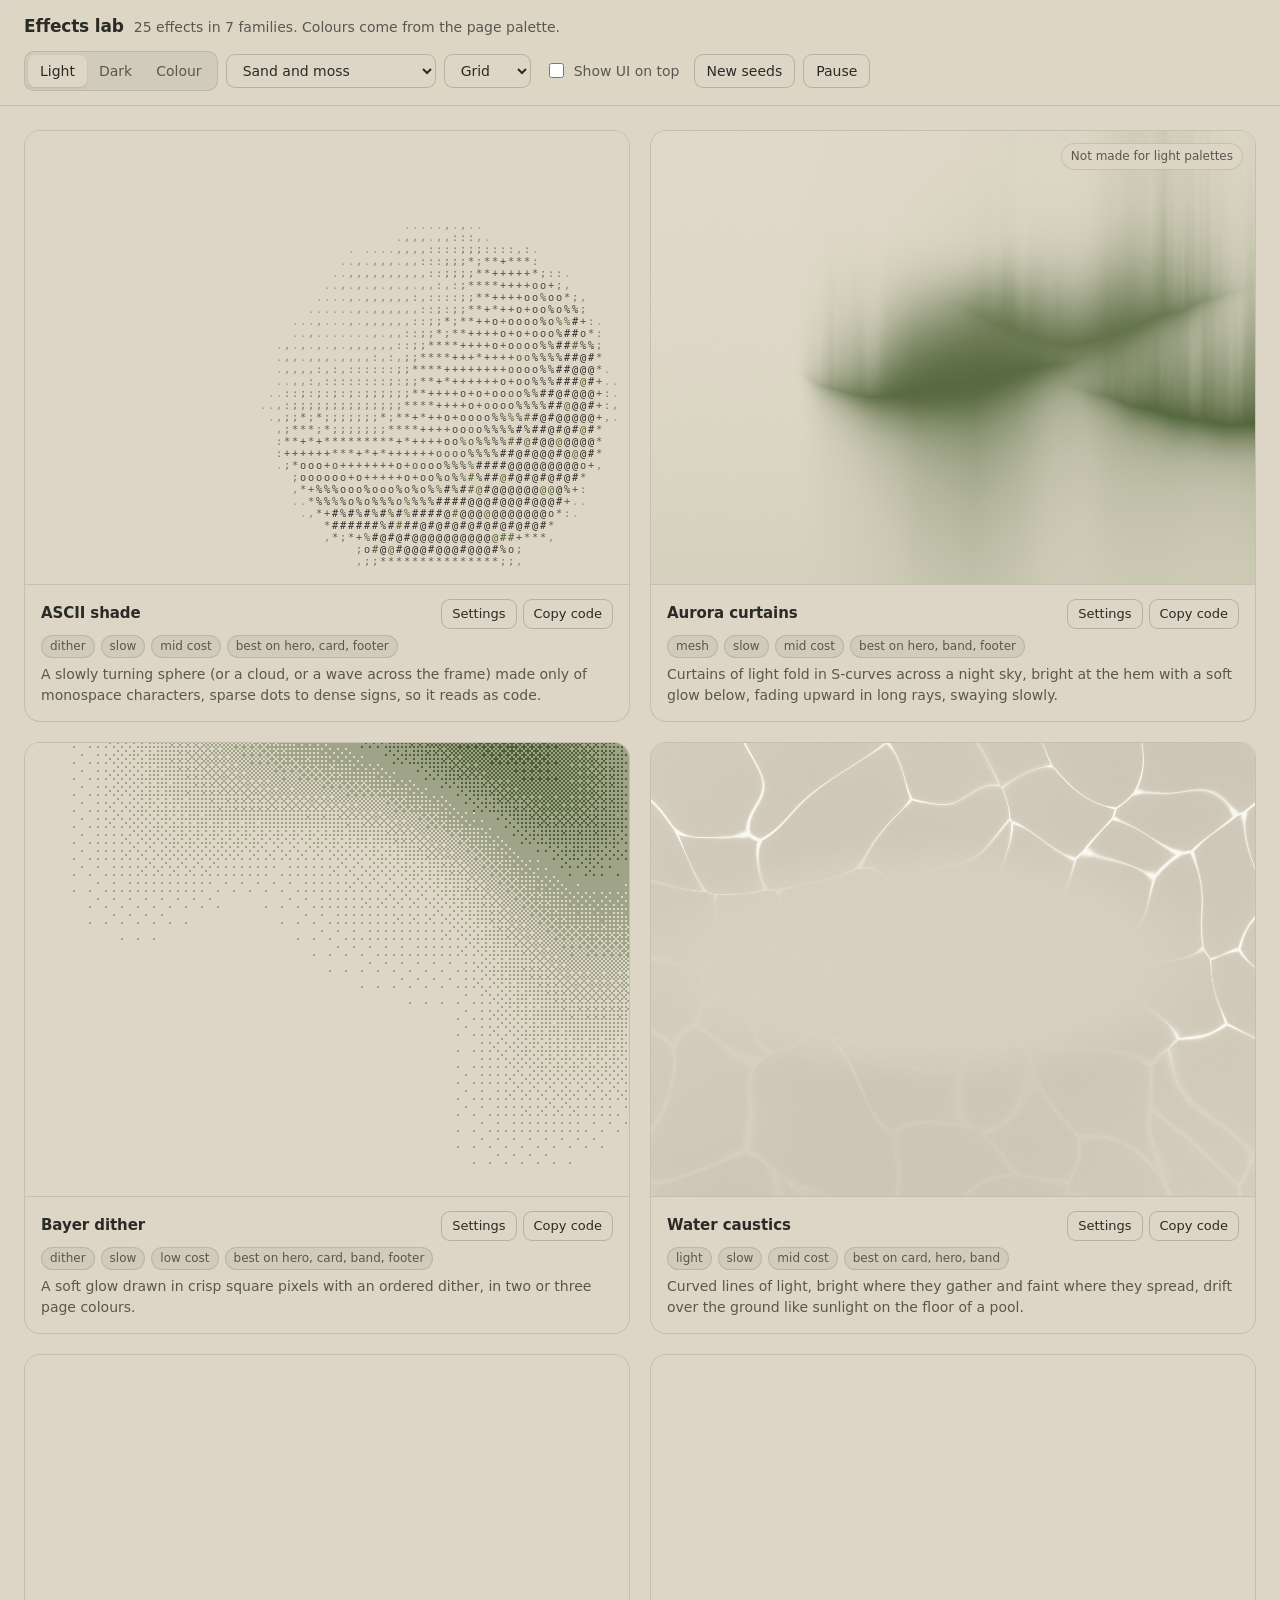
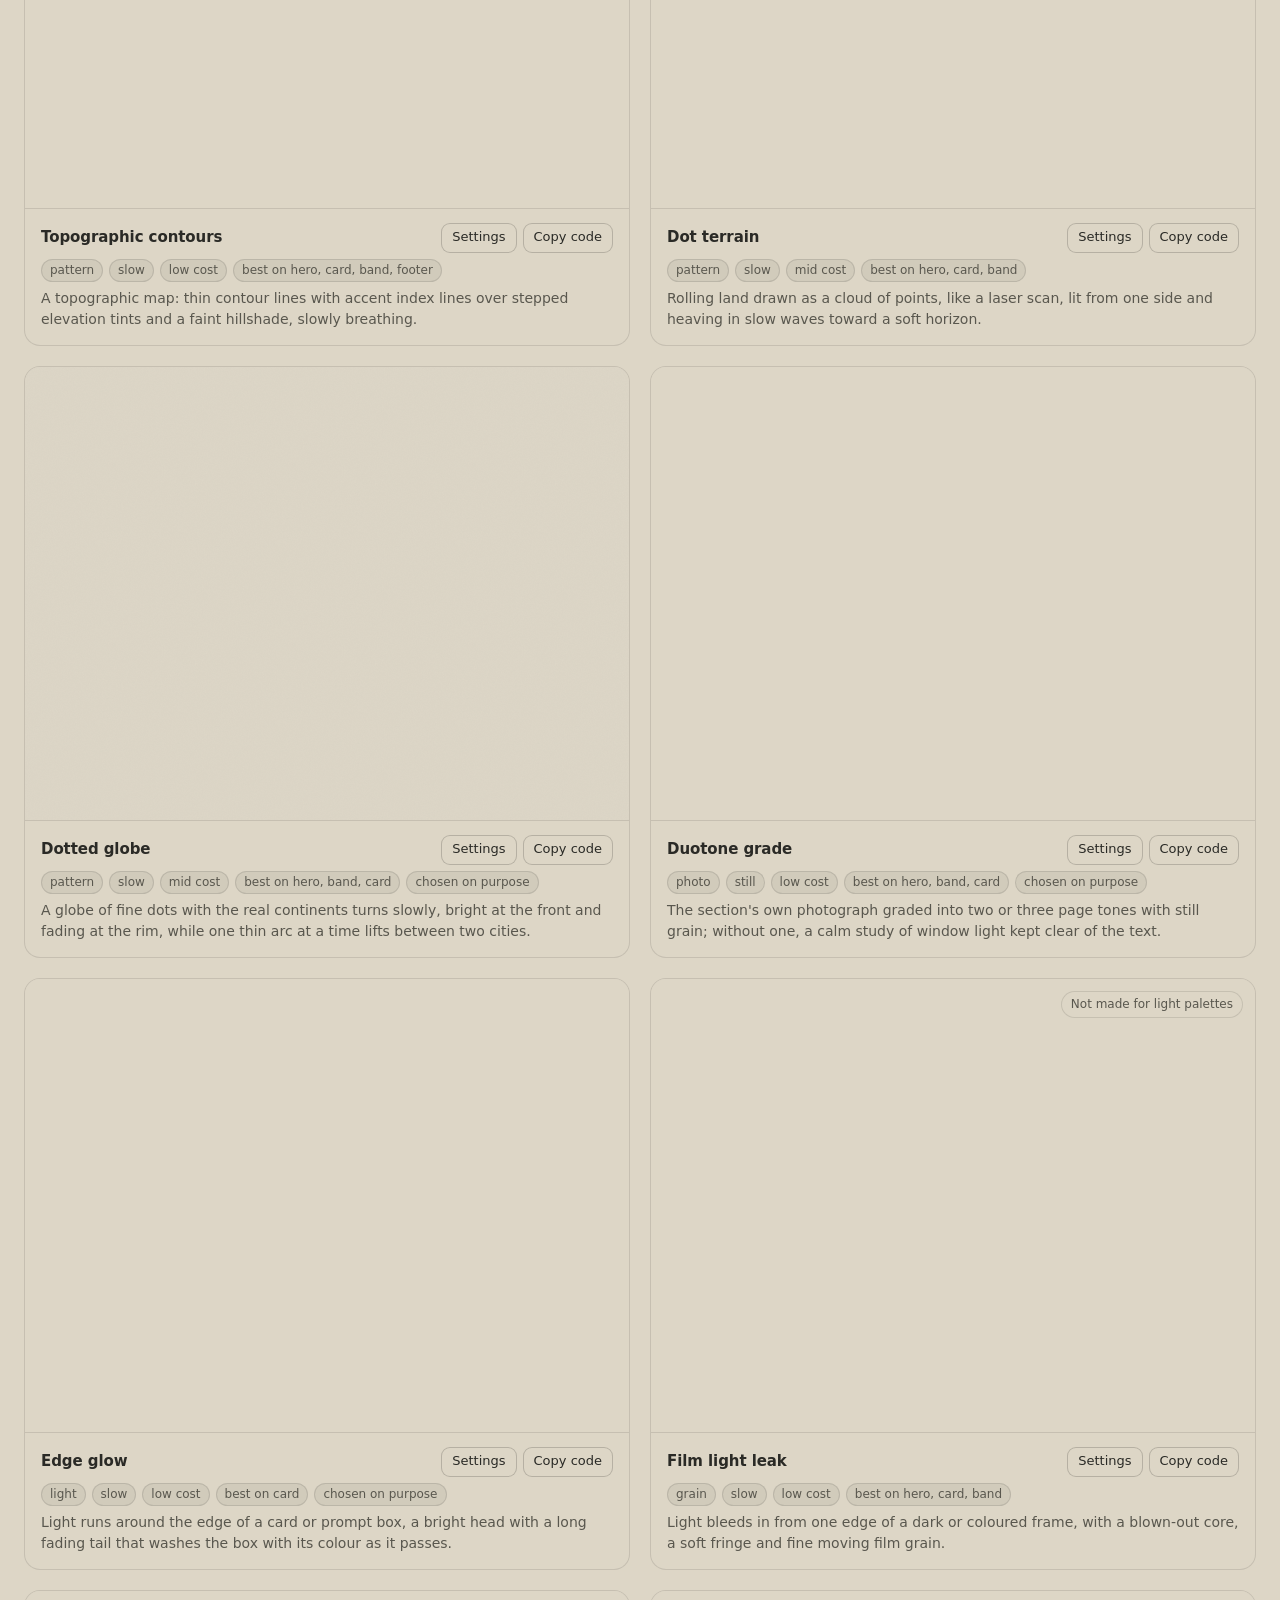
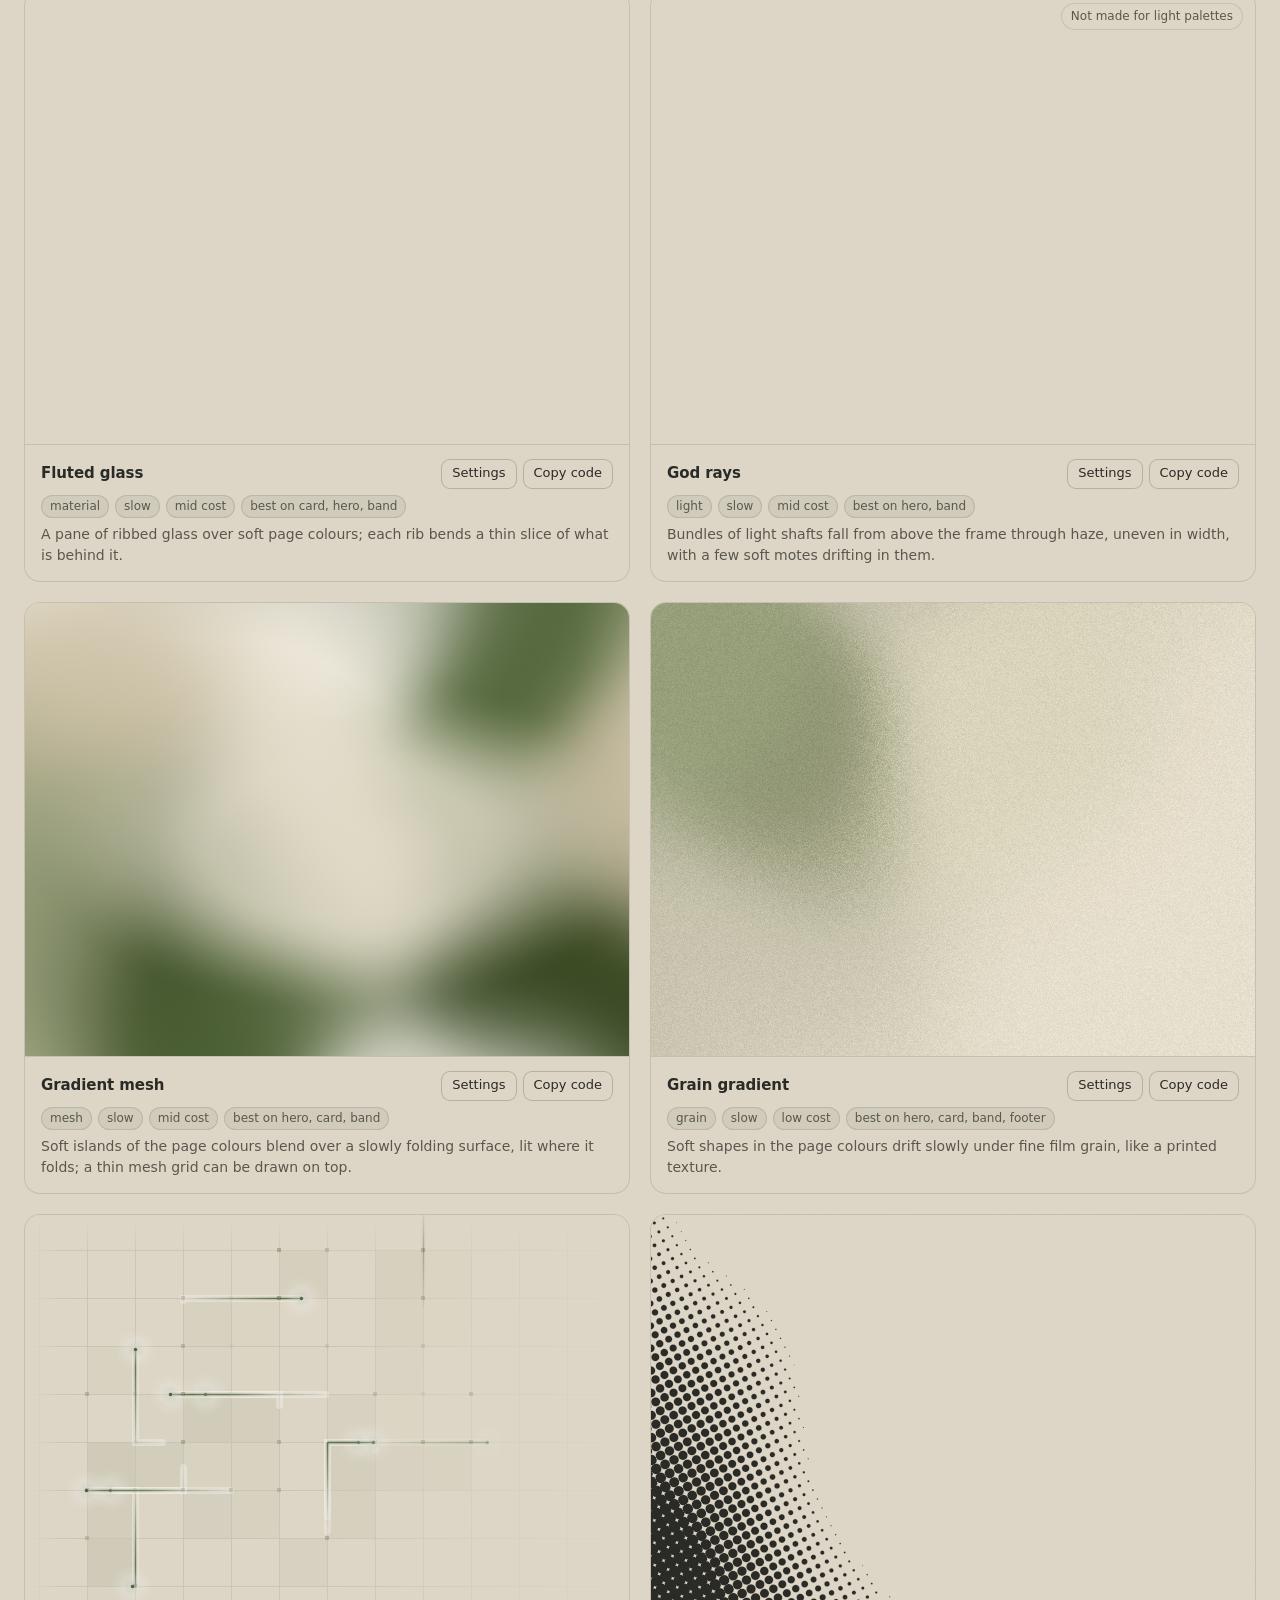
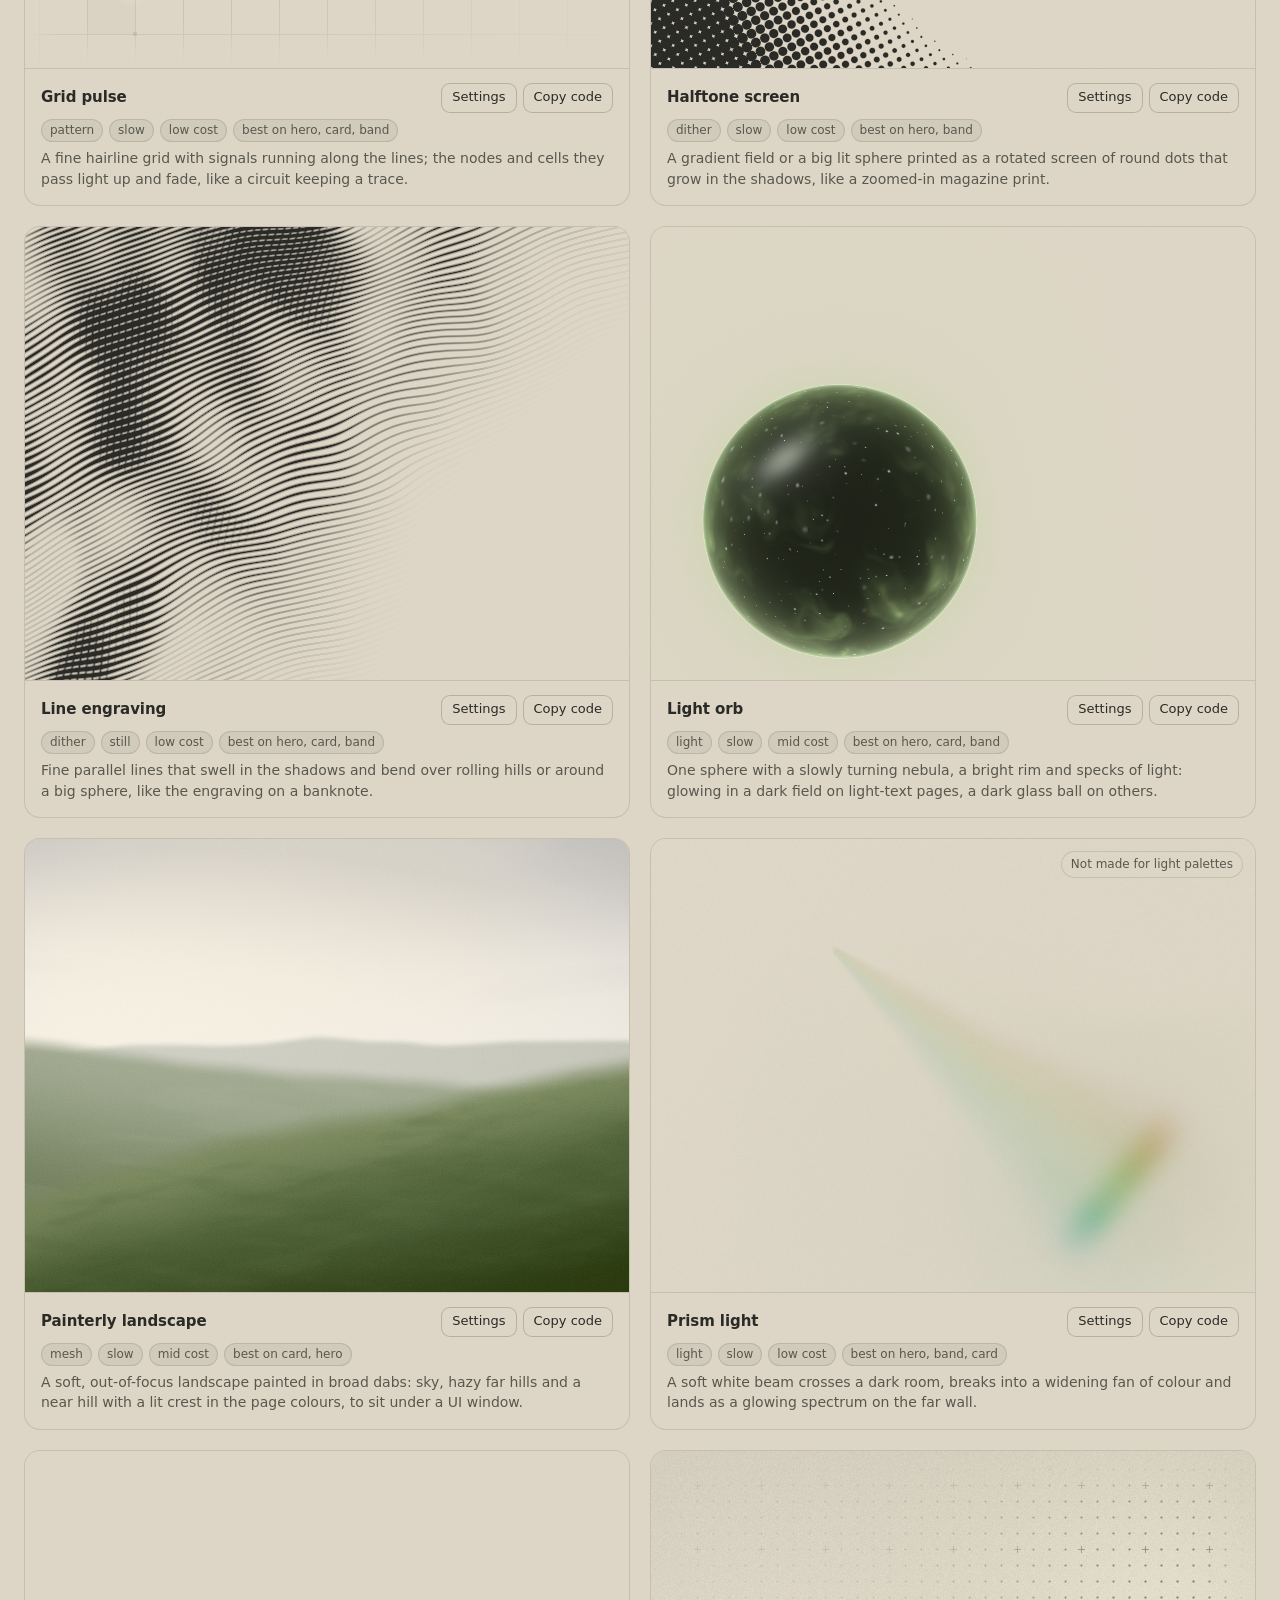
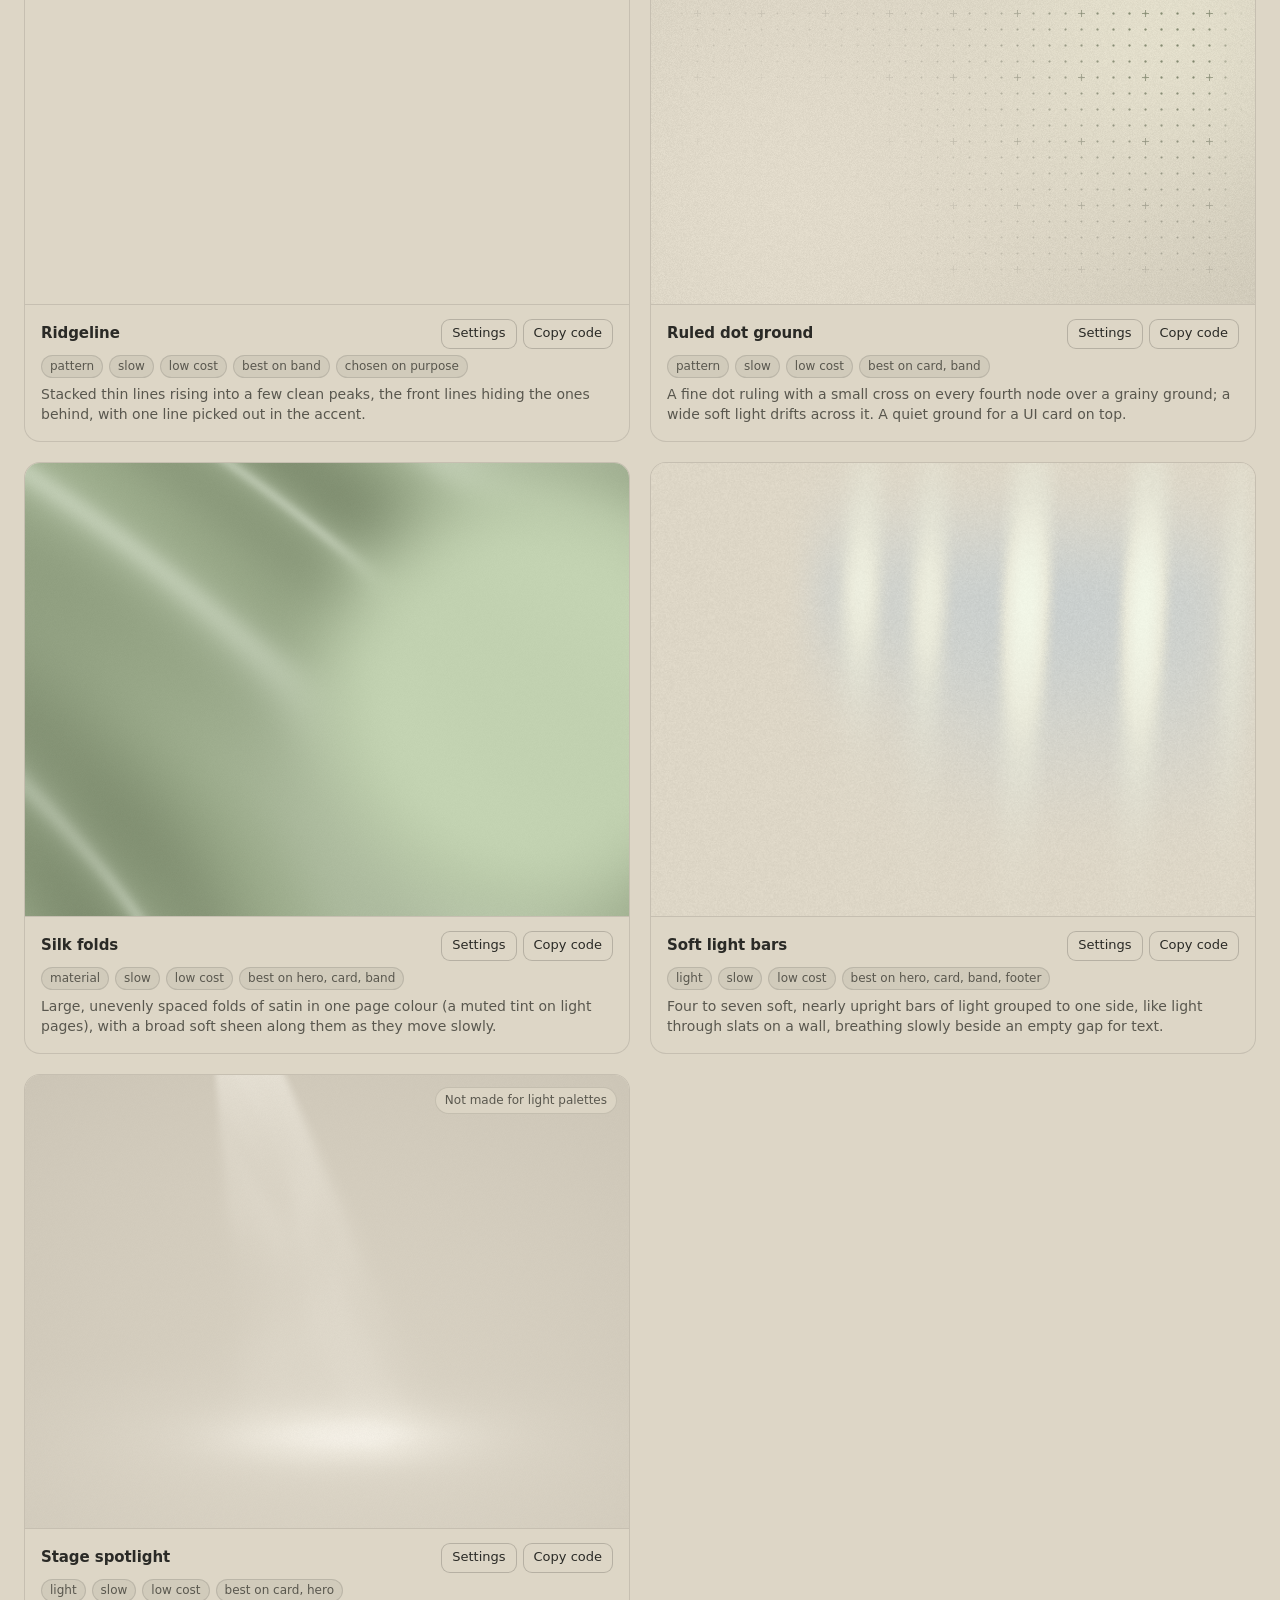
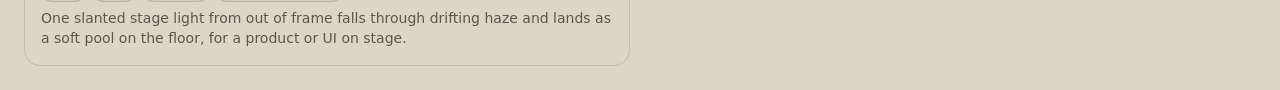
<file: assets/effects/lab.html>
<!doctype html>
<html lang="en">
<head>
<script>window.__tpGlMax = 16;   /* a gallery shows many live effects at once; a page of a site keeps the default 4 (fx.js) */</script>
<meta charset="utf-8">
<meta name="viewport" content="width=device-width, initial-scale=1">
<title>Effects lab</title>
<link rel="icon" href="data:,">
<style>
  :root {
    --bg: #ddd6c6; --surface: #d2cab8; --ink: #2a2a26; --muted: #59574e; --accent: #4f6238; --accent-ink: #ffffff;
    --line: color-mix(in oklab, var(--ink) 13%, transparent);
    --line-strong: color-mix(in oklab, var(--ink) 22%, transparent);
    --chip: color-mix(in oklab, var(--ink) 6%, var(--bg));
    --radius: 16px;
    color-scheme: light;
  }
  * { box-sizing: border-box; }
  html { -webkit-text-size-adjust: 100%; }
  body {
    margin: 0; background: var(--bg); color: var(--ink);
    font: 14px/1.45 ui-sans-serif, system-ui, -apple-system, "Segoe UI", Roboto, "Helvetica Neue", Arial, sans-serif;
    -webkit-font-smoothing: antialiased;
  }
  button, select, input { font: inherit; color: inherit; }
  .bar {
    position: sticky; top: 0; z-index: 20;
    display: flex; flex-wrap: wrap; align-items: center; justify-content: space-between; gap: 12px 20px;
    padding: 14px 24px; background: color-mix(in oklab, var(--bg) 90%, transparent);
    backdrop-filter: saturate(1.2) blur(14px); -webkit-backdrop-filter: saturate(1.2) blur(14px);
    border-bottom: 1px solid var(--line);
  }
  .title { display: flex; align-items: baseline; gap: 10px; min-width: 0; }
  .title h1 { margin: 0; font-size: 17px; font-weight: 640; letter-spacing: -0.01em; }
  .title p { margin: 0; color: var(--muted); white-space: nowrap; overflow: hidden; text-overflow: ellipsis; }
  .controls { display: flex; flex-wrap: wrap; align-items: center; gap: 8px; }
  .seg { display: inline-flex; padding: 3px; border-radius: 10px; background: var(--chip); border: 1px solid var(--line); }
  .seg button { border: 0; background: transparent; padding: 6px 12px; border-radius: 7px; cursor: pointer; color: var(--muted); }
  .seg button[aria-pressed="true"] { background: var(--bg); color: var(--ink); box-shadow: 0 1px 2px color-mix(in oklab, var(--ink) 14%, transparent); }
  .btn, select {
    height: 34px; padding: 0 12px; border-radius: 9px; border: 1px solid var(--line-strong); background: var(--bg);
    cursor: pointer; display: inline-flex; align-items: center; gap: 6px;
  }
  .btn:hover, select:hover { border-color: color-mix(in oklab, var(--ink) 35%, transparent); }
  .btn.primary { background: var(--ink); color: var(--bg); border-color: var(--ink); }
  label.check { display: inline-flex; align-items: center; gap: 7px; padding: 0 6px; cursor: pointer; color: var(--muted); }
  label.check input { accent-color: var(--accent); width: 15px; height: 15px; }
  select { max-width: 210px; }

  .grid {
    display: grid; gap: 20px; padding: 24px; max-width: 1680px; margin: 0 auto;
    grid-template-columns: repeat(auto-fit, minmax(min(100%, 400px), 1fr));
  }
  body[data-layout="wide"] .grid { grid-template-columns: 1fr; max-width: 1280px; }
  body[data-layout="hero"] .grid { grid-template-columns: 1fr; max-width: none; padding: 0; gap: 0; }
  .tile { border: 1px solid var(--line); border-radius: var(--radius); overflow: hidden; background: var(--bg); display: flex; flex-direction: column; min-width: 0; }
  body[data-layout="hero"] .tile { border-radius: 0; border-width: 0 0 1px; }
  .stage { position: relative; aspect-ratio: 4 / 3; overflow: hidden; }
  body[data-layout="wide"] .stage { aspect-ratio: 16 / 9; }
  body[data-layout="hero"] .stage { aspect-ratio: auto; height: 100vh; min-height: 560px; }
  .stage[data-unfit]::after {
    content: attr(data-unfit); position: absolute; top: 12px; right: 12px; padding: 4px 9px; border-radius: 999px;
    font-size: 12px; background: color-mix(in oklab, var(--bg) 85%, transparent); color: var(--muted); border: 1px solid var(--line);
  }

  /* sample content that sits on the effect */
  .sample { position: absolute; inset: 0; display: none; pointer-events: none; }
  body[data-ui="1"] .sample { display: block; }
  .sample-card {
    position: absolute; left: 22px; bottom: 22px; width: min(232px, calc(100% - 44px));
    display: grid; grid-template-columns: 36px 1fr; gap: 10px; align-items: center;
    padding: 12px 14px 12px 12px; border-radius: 12px; background: var(--surface); color: var(--ink);
    box-shadow: 0 1px 1px color-mix(in oklab, var(--ink) 8%, transparent), 0 10px 30px -12px rgb(0 0 0 / 0.3);
    border: 1px solid color-mix(in oklab, var(--ink) 8%, transparent);
  }
  .sample-card .ic {
    width: 36px; height: 36px; border-radius: 8px; background: var(--bg);
    background-image: radial-gradient(color-mix(in oklab, var(--ink) 55%, transparent) 1.1px, transparent 1.4px);
    background-size: 6px 6px; background-position: 3px 3px; border: 1px solid var(--line);
  }
  .sample-card b { display: block; font-size: 13px; font-weight: 600; }
  .sample-card span { display: block; font-size: 12px; color: var(--muted); font-variant-numeric: tabular-nums; }
  .sample-card .track { grid-column: 1 / -1; height: 4px; border-radius: 4px; background: color-mix(in oklab, var(--ink) 12%, transparent); position: relative; }
  .sample-card .track i { position: absolute; inset: 0 45% 0 0; border-radius: inherit; background: var(--accent); }
  .sample-head { position: absolute; left: 24px; top: 22px; right: 24px; color: var(--ink); }
  .sample-head b { display: block; font-size: clamp(18px, 2.2vw, 30px); font-weight: 640; letter-spacing: -0.02em; line-height: 1.1; max-width: 16ch; }
  .sample-head span { display: block; margin-top: 6px; color: var(--muted); max-width: 34ch; }
  body[data-layout="hero"] .sample-head { left: 48px; top: auto; bottom: 30vh; }
  body[data-layout="hero"] .sample-head b { font-size: clamp(36px, 5vw, 72px); }
  body[data-layout="hero"] .sample-card { left: 48px; bottom: 48px; }

  /* card layout: a feature card with an inset effect panel and a small UI window on it */
  .card-head { display: none; }
  body[data-layout="card"] .grid { grid-template-columns: repeat(auto-fit, minmax(min(100%, 460px), 1fr)); max-width: 1240px; gap: 16px; }
  body[data-layout="card"] .tile { padding: 22px; border: 0; background: color-mix(in oklab, var(--ink) 4.5%, var(--bg)); border-radius: 18px; }
  body[data-layout="card"] .card-head { display: block; }
  .card-head b { display: block; font-size: 15px; font-weight: 620; }
  .card-head p { margin: 4px 0 0; color: var(--muted); max-width: 52ch; }
  body[data-layout="card"] .stage { margin-top: 18px; border-radius: 12px; aspect-ratio: 16 / 10; }
  body[data-layout="card"] .info { display: none; }
  body[data-layout="card"] .sample { display: block; }
  body[data-layout="card"] .sample-head, body[data-layout="card"] .sample-card { display: none; }
  .window { display: none; }
  body[data-layout="card"] .window {
    display: block; position: absolute; left: 50%; top: 54%; transform: translate(-50%, -50%); width: 64%;
    border-radius: 10px; background: var(--surface); color: var(--ink);
    box-shadow: 0 1px 0 color-mix(in oklab, var(--ink) 6%, transparent), 0 18px 40px -16px rgb(0 0 0 / 0.35);
    border: 1px solid color-mix(in oklab, var(--ink) 10%, transparent); overflow: hidden; font-size: 12px;
  }
  .window .wbar { display: flex; align-items: center; gap: 5px; padding: 8px 10px; border-bottom: 1px solid var(--line); }
  .window .wbar i { width: 7px; height: 7px; border-radius: 50%; background: color-mix(in oklab, var(--ink) 22%, transparent); }
  .window .wbar span { margin-left: 8px; color: var(--muted); }
  .window .wbody { padding: 12px 12px 14px; display: grid; gap: 8px; }
  .window .wrow { display: flex; align-items: center; justify-content: space-between; gap: 10px; }
  .window .wrow em { font-style: normal; color: var(--muted); font-variant-numeric: tabular-nums; }
  .window .wbtn { justify-self: start; margin-top: 2px; padding: 5px 10px; border-radius: 7px; background: var(--accent); color: var(--accent-ink); font-weight: 600; }
  .info { padding: 14px 16px 16px; display: grid; gap: 4px; border-top: 1px solid var(--line); }
  body[data-layout="hero"] .info { display: none; }
  .info-top { display: flex; align-items: center; justify-content: space-between; gap: 12px; }
  .info h2 { margin: 0; font-size: 15px; font-weight: 620; letter-spacing: -0.005em; }
  .tags { display: flex; flex-wrap: wrap; gap: 6px; margin: 2px 0 2px; }
  .tags span { font-size: 12px; padding: 2px 8px; border-radius: 999px; background: var(--chip); color: var(--muted); border: 1px solid var(--line); }
  .look { margin: 0; color: var(--muted); }
  .actions { display: flex; gap: 6px; flex: none; }
  .actions .btn { height: 30px; padding: 0 10px; font-size: 13px; }

  .params { display: none; padding: 4px 16px 16px; gap: 10px 18px; grid-template-columns: repeat(auto-fill, minmax(170px, 1fr)); }
  .tile.open .params { display: grid; }
  .param { display: grid; gap: 4px; }
  .param label { display: flex; justify-content: space-between; font-size: 12px; color: var(--muted); }
  .param output { color: var(--ink); font-variant-numeric: tabular-nums; }
  .param input[type=range] { width: 100%; accent-color: var(--ink); margin: 0; }
  .params .row { grid-column: 1 / -1; display: flex; gap: 8px; align-items: center; }
  .params .row input { width: 90px; height: 30px; border-radius: 8px; border: 1px solid var(--line-strong); background: var(--bg); padding: 0 8px; }

  .empty { padding: 80px 24px; text-align: center; color: var(--muted); }
  .toast {
    position: fixed; left: 50%; bottom: 24px; transform: translate(-50%, 20px); opacity: 0; pointer-events: none;
    background: var(--ink); color: var(--bg); padding: 9px 14px; border-radius: 10px; transition: .25s ease; z-index: 30;
  }
  .toast.on { opacity: 1; transform: translate(-50%, 0); }
  @media (max-width: 640px) {
    .bar { padding: 12px 16px; }
    .grid { padding: 16px; gap: 16px; }
    .title p { display: none; }
  }
</style>
</head>
<body data-layout="grid">
<header class="bar">
  <div class="title">
    <h1>Effects lab</h1>
    <p id="count"></p>
  </div>
  <div class="controls">
    <div class="seg" role="group" aria-label="Palette type">
      <button type="button" data-kind="light">Light</button>
      <button type="button" data-kind="dark">Dark</button>
      <button type="button" data-kind="colour">Colour</button>
    </div>
    <select id="pal" aria-label="Palette"></select>
    <select id="layout" aria-label="Layout"><option value="grid">Grid</option><option value="card">Cards</option><option value="wide">Wide</option><option value="hero">Hero</option></select>
    <label class="check"><input type="checkbox" id="ui"> Show UI on top</label>
    <button type="button" class="btn" id="reseed">New seeds</button>
    <button type="button" class="btn" id="pause">Pause</button>
  </div>
</header>
<main class="grid" id="grid"></main>
<div class="toast" id="toast" role="status"></div>
<script id="palettes" type="application/json">[{"id":"white-link-blue","name":"Sheet and biro","bg":"#ffffff","surface":"#f4f4f4","ink":"#111111","muted":"#6b6b6b","accent":"#1a4be0","accentInk":"#ffffff"},{"id":"cool-white-slate","name":"Frost and slate","bg":"#f7f9fa","surface":"#ecf0f2","ink":"#1f3038","muted":"#5d6b72","accent":"#0d7480","accentInk":"#ffffff"},{"id":"rose-grey-green","name":"Rose grey, green","bg":"#ebe5e3","surface":"#e1dad7","ink":"#2b2622","muted":"#6a615d","accent":"#0f7d45","accentInk":"#ffffff"},{"id":"paper-grey-brass","name":"Newsprint and brass","bg":"#e8e8e3","surface":"#dcdcd6","ink":"#181715","muted":"#63625c","accent":"#bfb21a","accentInk":"#181715"},{"id":"stone-blueprint","name":"Stone and blueprint","bg":"#dfdedb","surface":"#d3d2ce","ink":"#26251e","muted":"#5f5d55","accent":"#2456d6","accentInk":"#ffffff"},{"id":"white-navy-tab","name":"Navy on white","bg":"#ffffff","surface":"#f4f4f2","ink":"#1f2b4d","muted":"#6a7186","accent":"#f7941d","accentInk":"#1f2b4d"},{"id":"three-stones","name":"Three stones","bg":"#eeecea","surface":"#e4e1dd","ink":"#333231","muted":"#6b6763","accent":"#5c6b54","accentInk":"#ffffff"},{"id":"putty-black-teal","name":"Putty and black","bg":"#dedad3","surface":"#d3cec6","ink":"#0a0a0a","muted":"#5c5852","accent":"#256f82","accentInk":"#ffffff"},{"id":"moss-sand","name":"Sand and moss","bg":"#ddd6c6","surface":"#d2cab8","ink":"#2a2a26","muted":"#59574e","accent":"#4f6238","accentInk":"#ffffff"},{"id":"green-mat-chocolate","name":"Bone, green, chocolate","bg":"#e5e1d8","surface":"#dad5ca","ink":"#2a1d17","muted":"#6b5b51","accent":"#456f3a","accentInk":"#ffffff"},{"id":"lunar-grey-bronze","name":"Lunar and bronze","bg":"#111111","surface":"#1c1c1c","ink":"#f2f2f2","muted":"#8f8f8f","accent":"#a08672","accentInk":"#111111"},{"id":"blue-black-cornflower","name":"Night and sky blue","bg":"#0a0d14","surface":"#131824","ink":"#e9edf3","muted":"#8891a1","accent":"#5ab9fc","accentInk":"#0a0d14"},{"id":"green-black-bone","name":"Green-black and bone","bg":"#161c1a","surface":"#1f2725","ink":"#e3e2da","muted":"#8e948d","accent":"#9fc7b8","accentInk":"#161c1a"},{"id":"black-crimson","name":"Black and crimson","bg":"#0a0a0a","surface":"#151515","ink":"#efefef","muted":"#8c8c8c","accent":"#b11226","accentInk":"#ffffff"},{"id":"forest-pale-lime","name":"Forest and lime","bg":"#0f1f10","surface":"#162a17","ink":"#ffffff","muted":"#9aa39a","accent":"#c6f19d","accentInk":"#0f1f10"},{"id":"charcoal-room-sage","name":"Charcoal and sage","bg":"#1c1c1c","surface":"#262626","ink":"#f1f1ef","muted":"#9a9b96","accent":"#8fa68e","accentInk":"#1c1c1c"},{"id":"warm-black-gold","name":"Warm black, gold","bg":"#0c0a08","surface":"#181512","ink":"#ffffff","muted":"#8f8a84","accent":"#c9a45a","accentInk":"#0c0a08"},{"id":"graphite-safety-orange","name":"Graphite and orange","bg":"#18191b","surface":"#222427","ink":"#eff0f1","muted":"#9c9ea3","accent":"#ff4a1f","accentInk":"#18191b"},{"id":"soot-pale-lime","name":"Soot and lime","bg":"#0f0f0f","surface":"#1a1a1a","ink":"#ffffff","muted":"#8f8f8f","accent":"#dafa9c","accentInk":"#0f0f0f"},{"id":"plum-black-pink","name":"Plum-black and pink","bg":"#0d060b","surface":"#1b0e17","ink":"#ffffff","muted":"#9a8f97","accent":"#ff488b","accentInk":"#0d060b"},{"id":"white-signal-red","name":"Signal red, white","bg":"#ffffff","surface":"#f2f2f2","ink":"#0a0a0a","muted":"#6b6b6b","accent":"#d92b21","accentInk":"#ffffff"},{"id":"white-mint-tiles","name":"Greys and mint","bg":"#ffffff","surface":"#f3f3f3","ink":"#232323","muted":"#6e6e6e","accent":"#a1ffcb","accentInk":"#232323"},{"id":"cool-grey-cobalt","name":"Cool grey, cobalt","bg":"#eef0f3","surface":"#e2e5ea","ink":"#0b0c0e","muted":"#5d6470","accent":"#1f2de6","accentInk":"#ffffff"},{"id":"offwhite-bottle-yellow","name":"Bottle ink, yellow","bg":"#f7f7f7","surface":"#ebebeb","ink":"#0d2a1c","muted":"#5f6b64","accent":"#f6e016","accentInk":"#0d2a1c"},{"id":"teal-on-paper","name":"Teal on paper","bg":"#f7f9f8","surface":"#ebf0ee","ink":"#06525c","muted":"#2f737d","accent":"#06525c","accentInk":"#f7f9f8"},{"id":"navy-pink","name":"Navy and pink","bg":"#1a2039","surface":"#212846","ink":"#f9a3c0","muted":"#b9879c","accent":"#f9a3c0","accentInk":"#1a2039"},{"id":"blush-aubergine","name":"Blush and aubergine","bg":"#edccbe","surface":"#e8c2b2","ink":"#351a2b","muted":"#6c4857","accent":"#351a2b","accentInk":"#edccbe"},{"id":"cobalt-on-sand","name":"Cobalt on sand","bg":"#e6dbc7","surface":"#ddd0b9","ink":"#062b8a","muted":"#3a5aa8","accent":"#062b8a","accentInk":"#e6dbc7"},{"id":"oxblood-grey","name":"Oxblood and grey","bg":"#e2e2e2","surface":"#d6d6d6","ink":"#7d0c14","muted":"#7a4a4e","accent":"#7d0c14","accentInk":"#e2e2e2"},{"id":"olive-on-bone","name":"Olive on bone","bg":"#ecebe7","surface":"#e1dfd9","ink":"#38450f","muted":"#5d683a","accent":"#38450f","accentInk":"#ecebe7"},{"id":"burgundy-bubblegum","name":"Burgundy and bubblegum","bg":"#3d0012","surface":"#4d0519","ink":"#ff99d3","muted":"#c77aa0","accent":"#ff99d3","accentInk":"#3d0012"},{"id":"bottle-green-gold","name":"Bottle green, gold","bg":"#133621","surface":"#1a4429","ink":"#f4d96c","muted":"#b3a55e","accent":"#f4d96c","accentInk":"#133621"},{"id":"cobalt-field","name":"Cobalt field","bg":"#0034eb","surface":"#002fd6","ink":"#ffffff","muted":"#dfe4f2","accent":"#e9e34a","accentInk":"#111111"},{"id":"mustard-field","name":"Mustard and black","bg":"#e1ac10","surface":"#cd9d0f","ink":"#0b0b0b","muted":"#4d3d0a","accent":"#24338f","accentInk":"#ffffff"},{"id":"carmine-field","name":"Carmine field","bg":"#9c1220","surface":"#8a101c","ink":"#ffffff","muted":"#f0b9bd","accent":"#ffd9dc","accentInk":"#9c1220"},{"id":"pink-field-lime","name":"Bubblegum and lime","bg":"#ff87ab","surface":"#ff739d","ink":"#0a0a0a","muted":"#6b1f3a","accent":"#def915","accentInk":"#0a0a0a"},{"id":"sky-field-navy","name":"Sky and navy","bg":"#6bb4ee","surface":"#7dbdf0","ink":"#0e1822","muted":"#1b3d5c","accent":"#ff5a1f","accentInk":"#0e1822"},{"id":"orange-field-black","name":"Orange and black","bg":"#ff7a1f","surface":"#ff8633","ink":"#050f16","muted":"#5a2306","accent":"#050f16","accentInk":"#ff7a1f"},{"id":"tobacco-olive","name":"Tobacco and olive","bg":"#472913","surface":"#55321a","ink":"#e4e0cf","muted":"#b39f84","accent":"#525e1b","accentInk":"#e4e0cf"},{"id":"poster-chapters","name":"Poster chapters","bg":"#e6e0d2","surface":"#dcd5c5","ink":"#1a1a1a","muted":"#5f5b52","accent":"#18bc42","accentInk":"#1a1a1a"},{"id":"blue-red-black","name":"Blue, red, black","bg":"#ffffff","surface":"#f3f3f3","ink":"#0a0a0a","muted":"#6b6b6b","accent":"#1f30e0","accentInk":"#ffffff"},{"id":"charcoal-primaries","name":"Charcoal and primaries","bg":"#191919","surface":"#242424","ink":"#ffffff","muted":"#9a9a9a","accent":"#0c7866","accentInk":"#ffffff"},{"id":"ultramarine-yellow","name":"Ultramarine and yellow","bg":"#1423b8","surface":"#1220a6","ink":"#ffffff","muted":"#e4e2d6","accent":"#1fc27a","accentInk":"#0a0a0a"},{"id":"candy-chapters","name":"Candy chapters","bg":"#ffd249","surface":"#f5c63c","ink":"#0a0a0a","muted":"#5e4a0a","accent":"#f53fd6","accentInk":"#0a0a0a"},{"id":"orange-sky-lime","name":"Orange, sky, lime","bg":"#ff8126","surface":"#ff8d3a","ink":"#111111","muted":"#5c2a05","accent":"#de194b","accentInk":"#ffffff"},{"id":"post-red-mustard","name":"Post red, mustard","bg":"#e2dccf","surface":"#d7d0c1","ink":"#2a1110","muted":"#6b524c","accent":"#4a6f84","accentInk":"#ffffff"},{"id":"mint-orange-grey","name":"Grey, mint, orange","bg":"#ffffff","surface":"#f5f5f5","ink":"#000000","muted":"#666666","accent":"#a7ff9c","accentInk":"#000000"},{"id":"report-blocks","name":"Report blocks","bg":"#ffffff","surface":"#f6f6f6","ink":"#000000","muted":"#5f5f5f","accent":"#fe7141","accentInk":"#000000"},{"id":"card-pastels","name":"Card pastels","bg":"#f7f7f5","surface":"#ebebe8","ink":"#000000","muted":"#666662","accent":"#d0106f","accentInk":"#ffffff"},{"id":"mint-pink-accounts","name":"Mint and pink","bg":"#f8f8f8","surface":"#eeeeee","ink":"#0a0a0a","muted":"#6a6a6a","accent":"#1f6b3a","accentInk":"#ffffff"},{"id":"swap-pastels","name":"Swapping pastels","bg":"#c3d7e5","surface":"#d0e0eb","ink":"#141414","muted":"#4a5068","accent":"#0f5257","accentInk":"#ffffff"},{"id":"blush-sage-slate","name":"Blush, sage, slate","bg":"#a6b3bc","surface":"#b2bdc5","ink":"#1c1c1c","muted":"#38424a","accent":"#2c3620","accentInk":"#e3e2da"},{"id":"candy-on-black","name":"Candy on black","bg":"#000000","surface":"#0d0d0d","ink":"#ffffff","muted":"#999999","accent":"#93f1f7","accentInk":"#000000"},{"id":"sky-sand","name":"Sky and sand","bg":"#cbe4f2","surface":"#bcdcee","ink":"#0a0a0a","muted":"#44606e","accent":"#b0298f","accentInk":"#ffffff"},{"id":"studio-grey","name":"Studio grey","bg":"#a8a8aa","surface":"#b4b4b6","ink":"#0e0e0e","muted":"#3a3a3c","accent":"#1f5c49","accentInk":"#ffffff"},{"id":"walnut-tan","name":"Walnut and tan","bg":"#2b2216","surface":"#382d1e","ink":"#e4e2da","muted":"#a39a8b","accent":"#bda38b","accentInk":"#2b2216"}]</script>
<script id="presets" type="application/json">{"light":"moss-sand","dark":"blue-black-cornflower","colour":"cobalt-field"}</script>
<script type="module">
  import fx from './fx.js';

  const q = new URLSearchParams(location.search);
  const PALETTES = JSON.parse(document.getElementById('palettes').textContent);
  const PRESETS = JSON.parse(document.getElementById('presets').textContent);
  const byId = Object.fromEntries(PALETTES.map(p => [p.id, p]));
  const $ = s => document.querySelector(s);
  const grid = $('#grid');

  if (q.has('fallback')) fx.config.forceFallback = true;
  if (q.has('webgl1')) fx.config.forceWebGL1 = true;
  if (q.has('time')) fx.setClock(+q.get('time'));
  document.body.dataset.layout = ['wide', 'hero', 'card'].includes(q.get('layout')) ? q.get('layout') : 'grid';
  $('#layout').value = document.body.dataset.layout;
  $('#layout').addEventListener('change', e => { document.body.dataset.layout = e.target.value; syncUrl(); });
  document.body.dataset.ui = q.get('ui') === '1' ? '1' : '0';
  $('#ui').checked = document.body.dataset.ui === '1';

  let palette = pickPalette(q.get('palette') || 'light');
  let paused = false;
  const tiles = [];

  function pickPalette(key) {
    const id = PRESETS[key] || key;
    return byId[id] || byId[PRESETS.light] || PALETTES[0];
  }
  function applyPalette(p) {
    const r = document.documentElement.style;
    r.setProperty('--bg', p.bg); r.setProperty('--surface', p.surface); r.setProperty('--ink', p.ink);
    r.setProperty('--muted', p.muted); r.setProperty('--accent', p.accent); r.setProperty('--accent-ink', p.accentInk);
    document.documentElement.style.colorScheme = fx.paletteKind(p) === 'light' ? 'light' : 'dark';
    const kind = fx.paletteKind(p);
    for (const b of document.querySelectorAll('.seg button')) b.setAttribute('aria-pressed', String(PRESETS[b.dataset.kind] === p.id));
    $('#pal').value = p.id;
    for (const t of tiles) {
      const fits = t.meta.palettes.includes(kind);
      if (fits) t.stage.removeAttribute('data-unfit'); else t.stage.setAttribute('data-unfit', `Not made for ${kind} palettes`);
      t.ctrl?.setPalette(fx.normalizePalette(p));
    }
  }
  function toast(msg) {
    const el = $('#toast'); el.textContent = msg; el.classList.add('on');
    clearTimeout(toast.t); toast.t = setTimeout(() => el.classList.remove('on'), 1600);
  }
  const fmt = (v, d) => (d.step && d.step >= 1 ? String(Math.round(v)) : (+v).toFixed(2));

  function snippet(t) {
    const p = t.ctrl.params, d = t.meta.params || {};
    const changed = Object.fromEntries(Object.entries(p).filter(([k, v]) => d[k] && v !== d[k].default));
    const attrs = [`data-fx="${t.meta.id}"`, `data-fx-seed="${t.ctrl.seed}"`];
    if (Object.keys(changed).length) attrs.push(`data-fx-params='${JSON.stringify(changed)}'`);
    return `<div ${attrs.join(' ')}></div>`;
  }

  function buildTile(meta, i) {
    const tile = document.createElement('article');
    tile.className = 'tile';
    tile.dataset.id = meta.id;
    tile.innerHTML = `
      <div class="card-head"><b></b><p></p></div>
      <div class="stage">
        <div class="sample" aria-hidden="true">
          <div class="window"><div class="wbar"><i></i><i></i><i></i><span>Settings</span></div>
            <div class="wbody"><div class="wrow"><span>Grain</span><em>0.60</em></div><div class="wrow"><span>Speed</span><em>0.50</em></div><span class="wbtn">Apply</span></div></div>
          <div class="sample-head"><b>A headline sits here</b><span>Secondary text, to check contrast on the effect.</span></div>
          <div class="sample-card"><div class="ic"></div><div><b></b><span></span></div><div class="track"><i></i></div></div>
        </div>
      </div>
      <div class="info">
        <div class="info-top">
          <h2></h2>
          <div class="actions">
            <button type="button" class="btn" data-act="params" aria-expanded="false">Settings</button>
            <button type="button" class="btn" data-act="copy">Copy code</button>
          </div>
        </div>
        <div class="tags"></div>
        <p class="look"></p>
      </div>
      <div class="params"></div>`;
    tile.querySelector('h2').textContent = meta.name;
    tile.querySelector('.card-head b').textContent = meta.name;
    tile.querySelector('.card-head p').textContent = meta.look;
    tile.querySelector('.window .wbar span').textContent = meta.name;
    const wk = Object.keys(meta.params || {}).slice(0, 2);
    tile.querySelectorAll('.window .wrow').forEach((row, n) => {
      const k = wk[n];
      if (!k) { row.remove(); return; }
      row.querySelector('span').textContent = k[0].toUpperCase() + k.slice(1);
      row.querySelector('em').textContent = fmt(meta.params[k].default, meta.params[k]);
    });
    tile.querySelector('.look').textContent = meta.look;
    tile.querySelector('.sample-card b').textContent = meta.name;
    const keys = Object.keys(meta.params || {}).slice(0, 2);
    tile.querySelector('.sample-card span').textContent = keys.map(k => `${k} ${fmt(meta.params[k].default, meta.params[k])}`).join(' · ');
    const tags = [meta.family, meta.motion, `${meta.cost} cost`, `best on ${meta.bestOn.join(', ')}`, ...(meta.random === false ? ['chosen on purpose'] : [])];
    tile.querySelector('.tags').append(...tags.map(s => Object.assign(document.createElement('span'), { textContent: s })));
    const stage = tile.querySelector('.stage');
    const seed = q.has('seed') ? (+q.get('seed') + i * 101) : 1000 + i * 37;
    const t = { meta, tile, stage, seed, ctrl: null };
    tile.querySelector('[data-act="copy"]').addEventListener('click', async () => {
      if (!t.ctrl) return;
      try { await navigator.clipboard.writeText(snippet(t)); toast('Code copied'); }
      catch (_) { prompt('Copy this code', snippet(t)); }
    });
    tile.querySelector('[data-act="params"]').addEventListener('click', e => {
      const open = tile.classList.toggle('open');
      e.currentTarget.setAttribute('aria-expanded', String(open));
    });
    buildParams(t);
    return t;
  }

  function buildParams(t) {
    const box = t.tile.querySelector('.params');
    box.innerHTML = '';
    for (const [k, d] of Object.entries(t.meta.params || {})) {
      const id = `${t.meta.id}-${k}`;
      const row = document.createElement('div');
      row.className = 'param';
      row.innerHTML = `<label for="${id}"><span>${k}</span><output></output></label><input type="range" id="${id}">`;
      const inp = row.querySelector('input'), out = row.querySelector('output');
      inp.min = d.min; inp.max = d.max; inp.step = d.step || (d.max - d.min) / 100; inp.value = d.default;
      out.textContent = fmt(d.default, d);
      inp.addEventListener('input', () => { out.textContent = fmt(+inp.value, d); t.ctrl?.set({ [k]: +inp.value }); });
      box.append(row);
    }
    const row = document.createElement('div');
    row.className = 'row';
    row.innerHTML = `<span>Seed</span><input type="number" min="0" max="9999" step="1"><button type="button" class="btn">Reset</button>`;
    const seedIn = row.querySelector('input');
    seedIn.value = t.seed;
    seedIn.addEventListener('change', () => { t.seed = +seedIn.value || 0; remount(t); });
    row.querySelector('button').addEventListener('click', () => { buildParams(t); remount(t); });
    box.append(row);
  }

  async function remount(t, params) {
    t.ctrl = await fx.mount(t.stage, t.meta.id, { palette: fx.normalizePalette(palette), params: params || currentParams(t), seed: t.seed });
    if (paused) t.ctrl.pause();
    t.tile.querySelector('.params .row input').value = t.seed;
    // the seed may place the calm area and focal point (fx.compose): show the values in use
    for (const [k, d] of Object.entries(t.meta.params || {})) {
      const inp = t.tile.querySelector(`#${t.meta.id}-${k}`);
      if (inp && t.ctrl.params[k] != null) { inp.value = t.ctrl.params[k]; inp.previousElementSibling.querySelector('output').textContent = fmt(t.ctrl.params[k], d); }
    }
  }
  function currentParams(t) {
    const out = {};
    for (const inp of t.tile.querySelectorAll('.param input')) out[inp.id.slice(t.meta.id.length + 1)] = +inp.value;
    return out;
  }

  // controls
  for (const b of document.querySelectorAll('.seg button')) {
    b.addEventListener('click', () => { palette = pickPalette(b.dataset.kind); applyPalette(palette); syncUrl(); });
  }
  const sel = $('#pal');
  const groups = { light: [], dark: [], colour: [] };
  for (const p of PALETTES) groups[fx.paletteKind(p)].push(p);
  for (const [k, list] of Object.entries(groups)) {
    const og = document.createElement('optgroup');
    og.label = k[0].toUpperCase() + k.slice(1);
    for (const p of list) og.append(new Option(p.name, p.id));
    sel.append(og);
  }
  sel.addEventListener('change', () => { palette = pickPalette(sel.value); applyPalette(palette); syncUrl(); });
  $('#ui').addEventListener('change', e => {
    document.body.dataset.ui = e.target.checked ? '1' : '0';
    syncUrl();
    // a page puts the calm area where its text is; with the sample text on, do the same
    const calm = textCalm();
    for (const t of tiles) remount(t, calm ? { ...currentParams(t), ...calm } : {});
  });
  $('#layout').addEventListener('change', () => {
    const calm = textCalm();
    if (calm) for (const t of tiles) remount(t, { ...currentParams(t), ...calm });
  });
  // where the sample headline sits (0..1 of the frame), or null when no text is on the effect
  function textCalm() {
    const layout = document.body.dataset.layout;
    if (document.body.dataset.ui !== '1' || layout === 'card') return null;
    return layout === 'hero' ? { calmX: 0.2, calmY: 0.62 } : { calmX: 0.2, calmY: 0.18 };
  }
  $('#reseed').addEventListener('click', () => {
    for (const t of tiles) { t.seed = Math.floor(Math.random() * 10000); remount(t); }
  });
  $('#pause').addEventListener('click', e => {
    paused = !paused;
    e.currentTarget.textContent = paused ? 'Play' : 'Pause';
    for (const t of tiles) paused ? t.ctrl?.pause() : t.ctrl?.resume();
  });
  function syncUrl() {
    const u = new URL(location.href);
    u.searchParams.set('palette', palette.id);
    if (document.body.dataset.ui === '1') u.searchParams.set('ui', '1'); else u.searchParams.delete('ui');
    if (document.body.dataset.layout !== 'grid') u.searchParams.set('layout', document.body.dataset.layout); else u.searchParams.delete('layout');
    history.replaceState(null, '', u);
  }

  // load
  let index;
  try { index = await fetch('./index.json', { cache: 'no-store' }).then(r => { if (!r.ok) throw new Error(r.status); return r.json(); }); }
  catch (err) { grid.innerHTML = '<p class="empty">index.json did not load. Run: node scripts/effects.mjs index, and serve this folder over http.</p>'; throw err; }
  let list = index.effects || [];
  const only = (q.get('only') || '').split(',').map(s => s.trim()).filter(Boolean);
  if (only.length) list = only.map(id => list.find(e => e.id === id)).filter(Boolean);
  if (q.get('family')) list = list.filter(e => e.family === q.get('family'));
  const kinds = new Set(list.map(e => e.family));
  $('#count').textContent = `${list.length} effect${list.length === 1 ? '' : 's'} in ${kinds.size} famil${kinds.size === 1 ? 'y' : 'ies'}. Colours come from the page palette.`;
  if (!list.length) grid.innerHTML = '<p class="empty">No effects match.</p>';
  list.forEach((meta, i) => { const t = buildTile(meta, i); tiles.push(t); grid.append(t.tile); });
  applyPalette(palette);
  await Promise.all(tiles.map(t => remount(t, { ...(textCalm() || {}) })));
  document.documentElement.dataset.ready = '1';
</script>
</body>
</html>
</file>
<file: assets/system.css>
/*
  taste-skill system.css - the one system for the page. Link it first, then assets/ui/cards.css (the
  feature card, its panel and the fragment placements), then set the palette (--p-*), the fonts and
  the radius set on :root in the page (node scripts/start.mjs prints that block).
  Do not add a second grid, spacing scale, type scale, radius scale, button or card style.
*/

/* ---------------------------------------------------------------- tokens */
:root {
  /* palette (hex only; fx.js reads --bg --surface --ink --muted --accent --accent-ink) */
  --p-bg: #ffffff;
  --p-surface: #f4f4f4;
  --p-ink: #111111;
  --p-muted: #6b6b6b;
  --p-accent: #1a4be0;
  --p-accent-ink: #ffffff;
  --p-action: #1a4be0;      /* buttons, links, focus: the accent, or the ink when the accent is too pale */
  --p-action-ink: #ffffff;
  --p-inv-bg: #111111;
  --p-inv-surface: #1c1c1c;
  --p-inv-ink: #f4f4f4;
  --p-inv-muted: #a3a3a3;
  --p-inv-accent: #ffffff;
  --p-inv-accent-ink: #111111;
  --p-inv-action: #ffffff;
  --p-inv-action-ink: #111111;
  /* the lit ground behind UI and in the closing band (references/cards.md), one per page, tech pages only
     (none on kind other, which is flat): <html data-ground="sand|sky|sage|painting">. system.js gives it to every ground
     that holds UI, on light and dark pages alike; --hue on one panel changes only its accent */
  --ground-bg: #d9ccb7; --ground-surface: #e9e0d2; --ground-ink: #2a2622; --ground-muted: #5a534a; --ground-accent: #a8794a;

  /* fonts */
  --font-display: system-ui, -apple-system, "Segoe UI", sans-serif;
  --font-text: system-ui, -apple-system, "Segoe UI", sans-serif;
  --font-mono: ui-monospace, "SFMono-Regular", Menlo, Consolas, monospace;
  --display-weight: 400;    /* headlines 400; 500 on a tech page (software, gaming, hardware) */
  --display-tracking: -0.025em;

  /* the page rhythm (references/layout-v4.md): one section per screen. The header is fixed and
     --nav tall; every section is padded --padt above and --padb (plus the phone action bar, --bar)
     below, and is exactly one or two screens tall (--h: 1 or 2; --hm on a phone). The hero's words
     start --hgap under the header and its content ends --hpadb above the fold. */
  --nav: 72px;
  --padt: 120px;
  --padb: 72px;
  --hgap: 48px;
  --hpadb: 64px;
  --bar: 0px;
  /* grid: one .wrap (alias .container) for the header, every section and the footer, the same
     --gut on both sides: 1280 wide at x 80-1360 at 1440, 342 at x 24-366 at 390 */
  --container: 1280px;
  --gut: 80px;
  --pad: var(--gut);
  --gutter: 24px;

  /* spacing: 4/8 scale */
  --s-1: 4px;  --s-2: 8px;  --s-3: 12px; --s-4: 16px; --s-5: 24px;
  --s-6: 32px; --s-7: 48px; --s-8: 64px; --s-9: 96px; --s-10: 128px;
  --section: 40px;      /* only a .section outside main (the kit's demo pages); every main > section and
                           footer.closing take --padt and --padb */
  --section-band: 56px; /* the same for an older footer outside footer.closing */
  --head-gap: 48px;     /* the one heading-to-content gap, 32 on a phone (layout.css reads it as --ly-head-gap) */
  --card-pad: 16px;     /* card padding (cards.css sets its own for cards with a panel) */
  --card-gap: 16px;     /* gap between cards */

  /* type scale (the only sizes on the page) */
  --t-label: 13px;
  --t-small: 14px;
  --t-body: 16px;
  --t-lead: 18px;
  --t-card: 18px;
  --t-h3: 24px;
  /* straight lines from the phone size at 390 to the desktop size at 1440 (system.md's table) */
  --t-h2: clamp(30px, 1.72vw + 23.3px, 48px);
  --t-h1: clamp(38px, 3.24vw + 25.4px, 72px);
  /* a big number stays a step under the h2 (VI-11): 38 at 1440, 28 at 390, so it never reads as a
     section heading; a stats row and a price set their own, smaller still */
  --t-stat: clamp(28px, .952vw + 24.29px, 38px);

  /* radius: one scale (soft by default; data-radius on <html> switches it) */
  --r-sm: 8px;  --r-md: 12px; --r-lg: 20px; --r-btn: 8px;

  /* controls (fixed here; a page never adds its own) */
  --btn-h: 44px;
  --btn-h-sm: 36px;
  --nav-h: var(--nav);  /* the older name, kept for the kit's files */
  --icon: 16px;         /* small icons: socials, menu chevrons, mono brand marks */

  /* motion: the one UI ease-out (motion.css --m-ease and ui/base.css --u-ease read it; references/motion.md) */
  --ease: cubic-bezier(.2, .8, .2, 1);
  --dur: 180ms;
}
html[data-radius="sharp"] { --r-sm: 4px; --r-md: 6px;  --r-lg: 8px;  --r-btn: 4px; }
html[data-radius="soft"]  { --r-sm: 8px; --r-md: 12px; --r-lg: 20px; --r-btn: 8px; }
html[data-radius="round"] { --r-sm: 10px; --r-md: 16px; --r-lg: 24px; --r-btn: 999px; }
/* the four lit grounds (references/cards.md); sand is the default above. painting goes with
   painterly-landscape (x.ai's daylight sky over olive hills) */
html[data-ground="sky"]      { --ground-bg: #c6d3df; --ground-surface: #d6e0e9; --ground-ink: #25303a; --ground-muted: #4d5964; --ground-accent: #3f6a92; }
html[data-ground="sage"]     { --ground-bg: #cdd6c6; --ground-surface: #dce3d6; --ground-ink: #262d24; --ground-muted: #535b51; --ground-accent: #6c8e63; }
html[data-ground="painting"] { --ground-bg: #79a8d6; --ground-surface: #a6c4e2; --ground-ink: #16212c; --ground-muted: #273949; --ground-accent: #9c9b3c; }
/* cards.css takes its card and panel radii from this scale */
html[data-radius] .card { --c-r: var(--r-lg); }
html[data-radius] .panel { --p-r: var(--r-md); }

/* a phone: the header 56, the sections padded 96 / 48, the hero's words 40 under the header and its
   content ending 24 above the fold, 24 at both sides, 12 between columns */
@media (max-width: 639px) {
  :root { --nav: 56px; --padt: 96px; --padb: 48px; --hgap: 40px; --hpadb: 24px; --gut: 24px; --gutter: 12px; --card-gap: 12px; --head-gap: 32px; }
}
@media (min-width: 640px) {
  :root { --gut: 48px; --section: 48px; --section-band: 72px; --card-pad: 24px; }
}
@media (min-width: 1024px) {
  :root { --gut: 80px; --section: 56px; --section-band: 96px; --card-gap: 24px;
          --t-lead: 20px; --t-card: 20px; --t-h3: 28px; }
  /* a place (and a local service): the 1200 column at x 120-1320 */
  html[data-type="place"] { --gut: 120px; --container: 1200px; }
}
/* a place (VI-06, ST-96, PH-23): its own smaller type (h1 48/53 and 32/37, h2 32/40 and 24/30, titles
   and the sub-line 20 and 18), the Recipe 3 hero's gap under its photograph (40, 24 on a phone),
   square photographs and cards and 2px buttons, whatever data-radius and data-buttons say */
:root[data-type="place"] {
  --hgap: 40px;
  --t-h1: clamp(32px, 1.524vw + 26.06px, 48px);
  --t-h2: clamp(24px, .762vw + 21px, 32px);
  --t-h3: clamp(20px, .381vw + 18.51px, 24px);
  --r-sm: 2px; --r-md: 0px; --r-lg: 0px; --r-btn: 2px;
}
:root[data-type="place"] :is(h1, .t-h1) { line-height: 1.104; }
:root[data-type="place"] :is(h2, .t-h2) { line-height: 1.25; }
@media (max-width: 639px) {
  :root[data-type="place"] { --hgap: 24px; }
  :root[data-type="place"] :is(h1, .t-h1) { line-height: 1.156; }
}

/* ---------------------------------------------------------------- grounds (at most three) */
:root, .ground-base {
  --bg: var(--p-bg); --surface: var(--p-surface); --ink: var(--p-ink); --muted: var(--p-muted);
  --accent: var(--p-accent); --accent-ink: var(--p-accent-ink); --card: var(--p-surface);
  --action: var(--p-action); --action-ink: var(--p-action-ink);
}
.ground-surface {
  --bg: var(--p-surface); --surface: var(--p-bg); --ink: var(--p-ink); --muted: var(--p-muted);
  --accent: var(--p-accent); --accent-ink: var(--p-accent-ink); --card: var(--p-bg);
  --action: var(--p-action); --action-ink: var(--p-action-ink);
}
.ground-inverse {
  --bg: var(--p-inv-bg); --surface: var(--p-inv-surface); --ink: var(--p-inv-ink); --muted: var(--p-inv-muted);
  --accent: var(--p-inv-accent); --accent-ink: var(--p-inv-accent-ink); --card: var(--p-inv-surface);
  --action: var(--p-inv-action); --action-ink: var(--p-inv-action-ink);
}
:root, .ground-base, .ground-surface, .ground-inverse {
  --line: color-mix(in oklab, var(--ink) 11%, transparent);
  --line-strong: color-mix(in oklab, var(--ink) 20%, transparent);
  /* effects (fx.js) and UI fragments (assets/ui) take the colours of the ground they sit on */
  --fx-bg: var(--bg); --fx-surface: var(--surface); --fx-ink: var(--ink); --fx-muted: var(--muted);
  --fx-accent: var(--accent); --fx-accent-ink: var(--accent-ink);
  --ui-font: var(--font-text); --ui-mono: var(--font-mono); --ui-radius: var(--r-md);
}
.ground-base, .ground-surface, .ground-inverse { background: var(--bg); color: var(--ink); }

/* ---------------------------------------------------------------- base */
*, *::before, *::after { box-sizing: border-box; }
/* an anchor lands on the section's top (the judge's frame): the fixed header covers --nav of its --padt */
html { -webkit-text-size-adjust: 100%; scroll-padding-top: 0; scroll-behavior: auto; margin: 0; }
body {
  margin: 0; background: var(--bg); color: var(--ink);
  font: 400 var(--t-body)/1.55 var(--font-text);
  -webkit-font-smoothing: antialiased; text-rendering: optimizeLegibility; overflow-x: clip;
}
img, svg, video, canvas { display: block; max-width: 100%; }
/* hidden means hidden, also on an img the line above makes a block (a menu tab's photograph, a peek photograph) */
[hidden] { display: none !important; }
img, video { height: auto; }
a { color: inherit; text-decoration: none; }
button { font: inherit; color: inherit; }
h1, h2, h3, h4, p, ul, ol, figure, blockquote { margin: 0; }
ul, ol { padding: 0; list-style: none; }
h1, h2, h3, h4 {
  font-family: var(--font-display); font-weight: var(--display-weight);
  letter-spacing: var(--display-tracking); text-wrap: balance; overflow-wrap: break-word;
  /* a long word (a German compound at 390) breaks at a syllable with a hyphen, in the language of <html lang>;
     only words of 10 letters or more, 4 at least on each side, so a short English heading never breaks */
  hyphens: auto; -webkit-hyphens: auto; hyphenate-limit-chars: 10 4 4;
}
h1, .t-h1 { font-size: var(--t-h1); line-height: 1.04; }
h2, .t-h2 { font-size: var(--t-h2); line-height: 1.1; }
h3, .t-h3 { font-size: var(--t-h3); line-height: 1.2; }
h4, .t-card { font-family: var(--font-text); font-weight: 500; font-size: var(--t-card); line-height: 1.3; letter-spacing: -0.01em; }
p { text-wrap: pretty; }
.t-lead  { font-size: var(--t-lead); line-height: 1.5; }
.t-body  { font-size: var(--t-body); line-height: 1.55; }
.t-small { font-size: var(--t-small); line-height: 1.5; }
.t-label { font-size: var(--t-label); font-weight: 500; line-height: 1.4; letter-spacing: 0.01em; }
.t-stat  { font-family: var(--font-display); font-weight: var(--display-weight); font-size: var(--t-stat);
           line-height: 1; letter-spacing: var(--display-tracking); font-variant-numeric: tabular-nums; }
.muted { color: var(--muted); }
.mono  { font-family: var(--font-mono); }
.measure { max-width: 62ch; }
:focus-visible { outline: 2px solid var(--action); outline-offset: 2px; border-radius: 2px; }
::selection { background: color-mix(in oklab, var(--accent) 30%, transparent); }

/* ---------------------------------------------------------------- grid */
.wrap, .container { width: min(100% - 2 * var(--gut), var(--container)); margin-inline: auto; padding-inline: 0; }
.grid { display: grid; grid-template-columns: repeat(12, minmax(0, 1fr)); column-gap: var(--gutter); row-gap: var(--card-gap); }
.grid > * { min-width: 0; grid-column: 1 / -1; }
.section { padding-block: var(--section); }

/* ---------------------------------------------------------------- one section per screen
   The page is a stack of screens. Framed at scrollY = k x the screen height, a shot shows exactly one
   section: the hero alone on the first screen, every other section (and footer.closing, the close and
   the footer in one) exactly one or two screens tall, its h2 first, --padt under its top. Heights
   and padding do it: no pinning, snapping or script.
     <section class="section" id=".." style="--h: 2">     (2 screens; --hm sets a phone's count alone)
       <div class="wrap"> the h2 first, then the content </div>     (the one in-flow child)
     </section>
   A layer (a full-bleed photograph or ground behind the words) is an <img class="layer" aria-hidden="true">
   beside the .wrap. Content must fit: one screen holds 708px of content at 1440x900 (900 - 120 - 72),
   two hold 1,608 (the second screen's part starts --padt under its top with .g2). From 640 to 1279 a
   section keeps at least its screens and grows past them rather than overlap the next. */
main > :is(section, .section), footer.closing {
  position: relative; box-sizing: border-box;
  height: calc(var(--h, 1) * 100vh); height: calc(var(--h, 1) * 100svh);
  padding: var(--padt) 0 calc(var(--padb) + var(--bar));
}
main > :is(section, .section) > :is(.wrap, .container), footer.closing > .wrap { position: relative; z-index: 1; height: 100%; }
main > :is(section, .section) > :is(.wrap, .container):not(.grid) { display: flex; flex-direction: column; }
/* a .wrap that is the section's grid too (class="wrap grid"): its rows start at the top */
main > :is(section, .section) > :is(.wrap, .container).grid { align-content: start; }
/* .fill: the block that takes what the screen leaves under the heading (a photograph, a frame) */
main > :is(section, .section) > .wrap > .fill { flex: 1 1 0; min-height: 0; }
/* two screens as two groups: row 1 the h2 and the first group, row 2 the rest (no second h2), starting
   --padt under the second screen's top, so the second shot looks like any other section */
main > :is(section, .section).g2, footer.closing.g2 { --h: 2; }
main > :is(section, .section).g2 > :is(.wrap, .container), footer.closing.g2 > .wrap { display: grid; grid-template-rows: minmax(0, 1fr) minmax(0, 1fr); row-gap: calc(var(--padt) + var(--padb) + var(--bar)); }
main > :is(section, .section).g2 > :is(.wrap, .container) > *, footer.closing.g2 > .wrap > * { min-height: 0; align-self: start; }
main > :is(section, .section).g2 > :is(.wrap, .container) > :is(.group, .fill) { align-self: stretch; }
/* a group: one screen's part of a .g2 section (its h2 and first rows, or the rest) */
.group { display: flex; flex-direction: column; min-height: 0; }
/* each screen's card row runs down to that screen's foot (the cards stretch, their panels grow), so
   the second screen of a .g2 is never a short row over an empty ground; both rows end on the same line */
@media (min-width: 1024px) {
  main > :is(section, .section).g2 > .wrap > .grid:last-child,
  main > :is(section, .section).g2 > .wrap > .group > .grid:last-child { align-self: stretch; flex: 1 1 auto; min-height: 0; }
}
.group > .fill { flex: 1 1 0; min-height: 0; }
@media (min-width: 640px) and (max-width: 1279px) {
  main > :is(section, .section):not(.hero, .section--hero), footer.closing {
    height: auto; min-height: calc(var(--h, 1) * 100vh); min-height: calc(var(--h, 1) * 100svh);
  }
  /* the section is a column and its .wrap takes all of it, so a .fill (a photograph, a frame) still
     grows to the section's foot (a min-height percentage would not resolve, leaving it at its least) */
  /* :where() keeps it at no weight, so a page's own phone- or tablet-only hiding (section.desk-only { display: none }) wins */
  :where(main > :is(section, .section):not(.hero, .section--hero), footer.closing) { display: flex; flex-direction: column; }
  main > :is(section, .section):not(.hero, .section--hero) > :is(.wrap, .container), footer.closing > .wrap { flex: 1 0 auto; height: auto; min-height: 0; }
}
/* a phone: lvh (the screen with its bars hidden) for every section but the hero; --hm when stacking
   makes the content taller than the desktop count */
@media (max-width: 639px) {
  /* at least its screens, never less: content a screen cannot hold makes the section taller (the rhythm
     check then asks for --hm: 2 or less content); a fixed height would lay its last rows over the next
     section, the fault the phone shots showed most (a list under the closing heading and its button) */
  main > :is(section, .section):not(.hero, .section--hero), footer.closing {
    height: auto; min-height: calc(var(--hm, var(--h, 1)) * 100vh); min-height: calc(var(--hm, var(--h, 1)) * 100lvh);
  }
  /* one grid row at least the screens tall that grows with the .wrap's content: the .wrap is stretched to
     it, so its .fill and its two groups still share a definite height */
  /* (at no weight, as on the tablet: a page's own section.desk-only { display: none } still hides it) */
  :where(main > :is(section, .section):not(.hero, .section--hero):has(> :is(.wrap, .container)), footer.closing) {
    display: grid; grid-template-columns: minmax(0, 1fr); grid-template-rows: 1fr; grid-auto-rows: auto;
  }
  main > :is(section, .section):not(.hero, .section--hero) > :is(.wrap, .container), footer.closing > .wrap { height: auto; }
  main > :is(section, .section).g2m, footer.closing.g2m { --hm: 2; }
  main > :is(section, .section).g2m > :is(.wrap, .container), footer.closing.g2m > .wrap { display: grid; grid-template-rows: minmax(0, 1fr) minmax(0, 1fr); row-gap: calc(var(--padt) + var(--padb) + var(--bar)); }
  /* stacked in one, the two groups keep the open cards' 32px, so the first group's last panel never meets
     the next card's title */
  main > :is(section, .section).g2:not(.g2m) > :is(.wrap, .container) { display: flex; row-gap: var(--s-6); }
  /* what the two screens leave goes around the second group, so it opens below the header, not on the fold */
  main > :is(section, .section).g2:not(.g2m) > :is(.wrap, .container) > :last-child { margin-block: auto; }
  main > :is(section, .section).g2:not(.g2m) > :is(.wrap, .container) > * { align-self: stretch; }
}
/* a layer: the photograph or ground of a whole section, under its words, edge to edge */
main > :is(section, .section) > :is(img, video, canvas, picture).layer,
footer.closing > :is(img, video, canvas, picture).layer {
  position: absolute; inset: 0; z-index: 0; width: 100%; height: 100%; max-width: none; object-fit: cover; object-position: var(--pos, 50% 50%);
}
main > :is(section, .section) > picture.layer > img { width: 100%; height: 100%; object-fit: cover; }

/* the hero: exactly the first screen, the fixed header over its top. Its words start --hgap under the
   header (--photo adds a full-bleed photograph's height above them on a place); its content ends
   --hpadb above the fold, and nothing of the next section shows, at 1440, 1024, 820 and 390.
     <section class="hero hero--<type>"><div class="wrap"><div class="hero-text"> .. </div>[one strip]</div></section>
   .hero-text holds the whole composition (the words, and the picture or window beside or under them);
   one docked strip (logos, three facts) may follow it, at most 96px, desktop only. */
main > :is(.hero, .section--hero) {
  height: 100vh; height: 100svh; min-height: 0;
  padding: calc(var(--nav) + var(--photo, 0px) + var(--hgap)) 0 calc(var(--hpadb) + var(--bar));
}
:is(.hero, .section--hero) > .wrap { height: 100%; display: grid; grid-template-rows: minmax(0, 1fr) auto; row-gap: var(--s-7); }
:is(.hero, .section--hero) > .wrap > .hero-text { min-height: 0; }
/* a phone: the hero is at least the first screen and grows when a short phone (320x640) cannot hold its
   words, buttons and picture, so nothing of it lies over the next section or under the header */
@media (max-width: 639px) {
  main > :is(.hero, .section--hero) { height: auto; min-height: 100vh; min-height: 100svh; }
  main > :is(.hero, .section--hero):has(> :is(.wrap, .container)) { display: grid; grid-template-columns: minmax(0, 1fr); grid-template-rows: 1fr; grid-auto-rows: auto; }
  main > :is(.hero, .section--hero) > :is(.wrap, .container) { height: auto; }
}
:is(.hero, .section--hero) > .wrap > .hero-strip { grid-row: 2; max-height: 96px; }
@media (max-width: 639px) { :is(.hero, .section--hero) > .wrap > .hero-strip { display: none; } }
.section--hero .section-head { max-width: 860px; }
/* the starter's own hero (hero-split): the words on span-5 top-aligned, the picture on span-6 start-7
   as tall as the hero's content box (at most 716 at 1440x900); a phone stacks words, then the picture
   in what is left */
.hero-text.hero-split { height: 100%; align-items: stretch; }
.hero-split > .hero-copy { align-self: start; }
.hero-split > .hero-visual { position: relative; min-height: 0; height: 100%; }
@media (max-width: 1023px) {
  .hero-text.hero-split { display: flex; flex-direction: column; gap: var(--s-6); }
  .hero-split > .hero-visual { flex: 1 1 0; min-height: 200px; height: auto; }
}
.hero-copy > * + * { margin-top: var(--s-5); }
/* the h1 first in the words' column: its capitals start on the picture's top line, not the line box's
   (the leading above the capitals would put the words about 12px under the photograph's top) */
.hero-copy > h1:first-child { text-box: trim-start cap alphabetic; }
.hero-copy > .btn-row { margin-top: var(--s-6); }
/* three short facts at the foot of the words' column, on the picture's bottom line (no dead space
   under the buttons): <dl class="hero-facts"><div><dt>..</dt><dd>..</dd></div> x3</dl> */
@media (min-width: 1024px) {
  .hero-split > .hero-copy { height: 100%; display: flex; flex-direction: column; }
  .hero-split > .hero-copy > .hero-facts { margin-top: auto; }
}
.hero-facts { display: grid; grid-template-columns: repeat(3, minmax(0, 1fr)); gap: var(--s-5) var(--gutter); margin: 0; }
.hero-facts > div { display: grid; gap: var(--s-1); align-content: start; }
.hero-facts dt { font-size: var(--t-small); color: var(--muted); }
.hero-facts dd { margin: 0; font-weight: 500; }
@media (max-width: 1023px) { .hero-facts { display: none; } }
/* a notice line above the h1 (changed hours, a delivery cut-off): one line with a number, static,
   starting on the left line like the h1 under it */
.hero-notice { font-size: var(--t-small); font-weight: 500; color: var(--ink); }
.hero-notice b, .hero-notice strong { font-weight: 500; color: var(--accent); }
.hero-copy > .hero-notice + h1 { margin-top: var(--s-5); }

/* a phone: open tiles from a row of three or four (rooms, goods, beans) go two-up, an odd last one
   across the row, so a row of three fits one 844px screen (stacked one under another they need two) */
@media (max-width: 639px) {
  .grid > .tile:is(.span-3, .span-4) { grid-column: auto / span 6; }
  .grid > .tile:is(.span-3, .span-4):nth-child(odd of .tile):nth-last-child(1 of .tile) { grid-column: 1 / -1; }
  .grid > .tile:is(.span-3, .span-4) .tile__head { flex-wrap: wrap; gap: 0 var(--s-2); }
}
/* a phone: open cards (words on the ground, the panel under them) stacked one under another keep 32px
   between a panel's foot and the next card's title, so a title never reads as the panel's caption */
@media (max-width: 639px) { .grid:has(> .card--open) { row-gap: var(--s-6); } }
/* a phone stacks a two-screen section's four open tiles into its two screens: their panels take 180px (a wide
   crop), so the h2 and the first two tiles of two lines each end on the first screen and the four inside both,
   not a third of a screen past. A page that sets its group's own --p-h (#features .panel) sets its phone value
   too, as the starter does */
@media (max-width: 639px) { main > :is(section, .section).g2 .card--open > .panel { --p-h: 180px; } }
/* spans: desktop >= 1024. Tablet 640-1023: text cards on span-3 and span-6 go two-up; cards with a
   panel (a visual needs the width; the one exception is a span-6 pair, below)
   and everything else (split text and visuals, span-4 cards, span-5/7/8 blocks) take the full row, so a split stacks and no row is left half empty. Phone < 640: one column. */
@media (min-width: 640px) and (max-width: 1023px) {
  .grid > .card.span-3:not(:has(> .panel)), .grid > .card.span-6:not(:has(> .panel)) { grid-column: auto / span 6; }
  /* the one exception with a panel: a 2x2 (or a pair) of span-6 cards stays two-up from 720px (a panel
     of about 310px and more, wide enough for a kit fragment), so four cards take one or two screens
     at 768-820 instead of a card per row (four stacked panels run past two screens). Split cards and
     every other span keep the full row. Under 720 a card per row. */
  @media (min-width: 720px) {
    .grid > .card.span-6:has(> .panel):not(.card--split) { grid-column: auto / span 6; }
    .grid > .card.span-6:has(> .panel):not(.card--split):nth-child(odd of .card.span-6):nth-last-child(1 of .card.span-6) { grid-column: 1 / -1; }
  }
  /* open tiles (rooms, models, people, a photo pair) go two-up; an odd last one takes the row */
  .grid > .tile:is(.span-3, .span-4, .span-6) { grid-column: auto / span 6; }
  .grid > .tile:is(.span-3, .span-4, .span-6):nth-child(odd of .tile):nth-last-child(1 of .tile) { grid-column: 1 / -1; }
}
@media (min-width: 1024px) {
  .span-2  { grid-column: auto / span 2; }
  .span-3  { grid-column: auto / span 3; }
  .span-4  { grid-column: auto / span 4; }
  .span-5  { grid-column: auto / span 5; }
  .span-6  { grid-column: auto / span 6; }
  .span-7  { grid-column: auto / span 7; }
  .span-8  { grid-column: auto / span 8; }
  .span-9  { grid-column: auto / span 9; }
  .span-10 { grid-column: auto / span 10; }
  .span-12 { grid-column: auto / span 12; }
  .start-1 { grid-column-start: 1; } .start-2 { grid-column-start: 2; } .start-3 { grid-column-start: 3; }
  .start-5 { grid-column-start: 5; } .start-6 { grid-column-start: 6; } .start-7 { grid-column-start: 7; }
  .start-4 { grid-column-start: 4; } .start-8 { grid-column-start: 8; } .start-9 { grid-column-start: 9; }
  .start-10 { grid-column-start: 10; }
  /* a split is top-aligned: the words' first line and the picture's top on one line (never centred
     against each other, never mirrored: text left, the visual right, on every split of the page) */
  .grid--middle, .grid--top { align-items: start; }
}
/* card rows: every card in a row the same height (a plain .grid stretches them) */
.grid:is(.grid--middle, .grid--top) > .card { align-self: stretch; }
/* 1024-1279: a span-4 card's panel would be about 220px wide, too narrow for real UI. Cards with a
   panel on span-4 go two-up, a span-8 one takes the row, and an odd last one takes the row too
   (steps, proof row: two, then one wide; bento: the wide card, then the four small ones two by two) */
@media (min-width: 1024px) and (max-width: 1279px) {
  .grid > .card.span-4:has(> .panel) { grid-column: auto / span 6; }
  .grid > .card.span-8:has(> .panel),
  .grid > .card.span-4:has(> .panel):nth-child(odd of .card.span-4):nth-last-child(1 of .card.span-4) { grid-column: 1 / -1; }
}

/* ---------------------------------------------------------------- section heading */
.section-head { max-width: 760px; margin-bottom: var(--head-gap); display: grid; gap: var(--s-4); }
/* every heading starts on the left line (a centred head among left ones reads as a mistake): the
   old centred head is left-aligned too */
.section-head--center { text-align: left; justify-items: start; }
/* a head row: the h2 (and its line) left, one link or the section's button at the right line */
.section-head--split { max-width: none; display: flex; align-items: end; justify-content: space-between; gap: var(--s-5); flex-wrap: wrap; }
.section-head--split > div { display: grid; gap: var(--s-4); max-width: 760px; }
.section-head p { color: var(--ink); font-size: var(--t-lead); line-height: 1.5; max-width: 60ch; }
.section-head--row { max-width: none; display: flex; align-items: end; justify-content: space-between; gap: var(--s-5); flex-wrap: wrap; }
.section-head--row > div { display: grid; gap: var(--s-4); max-width: 760px; }
/* the hero row (hero-product, hero-cycle): the h1 and its line left, the buttons right, across 1280 */
.section--hero .section-head--row { max-width: none; }

/* ---------------------------------------------------------------- buttons (one pair, a dealt look)
   One pair a page, .btn--primary and .btn--secondary, in the look dealt with the page (sections.md)
   and set once on <html data-buttons>; the markup never changes:
     solid  filled primary, outlined secondary, the radius scale (Figma; the default)
     pill   pills, a chevron after the primary's label, a tinted secondary (x.ai)
     tonal  the radius scale, a tinted secondary with no outline (Linear, Vercel)
     arrow  an arrow after the primary's label; the secondary is a text link with an arrow (Stripe)
     block  near-square corners, 48px tall; the secondary is an underlined text link (shops, hotels) */
.btn {
  display: inline-flex; align-items: center; justify-content: center; gap: var(--s-2);
  height: var(--btn-h); padding: 0 var(--s-5); border-radius: var(--r-btn); border: 1px solid transparent;
  font: 500 var(--t-body)/1 var(--font-text); letter-spacing: 0; white-space: nowrap; cursor: pointer;
  transition: background-color var(--dur) var(--ease), color var(--dur) var(--ease), border-color var(--dur) var(--ease), text-decoration-color var(--dur) var(--ease);
}
.btn--primary { background: var(--action); color: var(--action-ink); }
.btn--primary:hover { background: color-mix(in oklab, var(--action) 86%, var(--ink)); }
/* an inverted primary (the action is the ground's ink: a brand band, a lit ground): its hover steps toward the ground, as the filled one steps toward the ink */
.ground-brand .btn--primary:hover { background: color-mix(in oklab, var(--action) 88%, var(--bg)); }
/* the ground's own colour with a clear border: never grey on grey, readable on an effect too */
.btn--secondary { background: var(--bg); color: var(--ink); border-color: var(--line-strong); }
.btn--secondary:hover { background: color-mix(in oklab, var(--bg) 94%, var(--ink)); border-color: color-mix(in oklab, var(--ink) 35%, transparent); }
.btn--sm { height: var(--btn-h-sm); padding: 0 var(--s-4); font-size: var(--t-small); }
html[data-buttons="pill"] { --r-btn: 999px; }
html[data-buttons="block"] { --r-btn: 2px; --btn-h: 48px; }
html:is([data-buttons="pill"], [data-buttons="tonal"]) .btn--secondary { background: color-mix(in oklab, var(--ink) 8%, var(--bg)); border-color: transparent; }
html:is([data-buttons="pill"], [data-buttons="tonal"]) .btn--secondary:hover { background: color-mix(in oklab, var(--ink) 14%, var(--bg)); border-color: transparent; }
/* arrow and block: the secondary is a text link at the button's height (no box: one button look) */
html:is([data-buttons="arrow"], [data-buttons="block"]) .btn--secondary {
  background: none; border-color: transparent; padding-inline: var(--s-2);
  text-decoration: underline; text-underline-offset: 4px; text-decoration-color: var(--line-strong);   /* the .link look */
}
html:is([data-buttons="arrow"], [data-buttons="block"]) .btn--secondary:hover { background: none; border-color: transparent; text-decoration-color: currentColor; }
/* the glyph after a label: a chevron (pill) or an arrow (arrow), drawn so every font shows the same */
html[data-buttons="pill"] .btn--primary::after,
html[data-buttons="arrow"] :is(.btn--primary, .btn--secondary)::after {
  content: ""; flex: none; width: 12px; height: 12px; margin-right: -2px; background: currentColor;
  -webkit-mask: var(--btn-glyph) center / contain no-repeat; mask: var(--btn-glyph) center / contain no-repeat;
  transition: transform var(--dur) var(--ease);
}
html[data-buttons="pill"] { --btn-glyph: url("data:image/svg+xml,%3Csvg xmlns='http://www.w3.org/2000/svg' viewBox='0 0 12 12'%3E%3Cpath d='M4.5 2.5 8 6l-3.5 3.5' fill='none' stroke='black' stroke-width='1.6' stroke-linecap='round' stroke-linejoin='round'/%3E%3C/svg%3E"); }
html[data-buttons="arrow"] { --btn-glyph: url("data:image/svg+xml,%3Csvg xmlns='http://www.w3.org/2000/svg' viewBox='0 0 12 12'%3E%3Cpath d='M1.5 6h8.5M6.5 2.5 10 6l-3.5 3.5' fill='none' stroke='black' stroke-width='1.5' stroke-linecap='round' stroke-linejoin='round'/%3E%3C/svg%3E"); }
@media (hover: hover) and (pointer: fine) { html:is([data-buttons="pill"], [data-buttons="arrow"]) .btn:hover::after { transform: translateX(3px); } }
.btn:active { transform: translateY(1px) scale(.985); }
.btn--arrow::after { content: "\2192"; transition: transform var(--dur) var(--ease); }
@media (hover: hover) and (pointer: fine) { .btn--arrow:hover::after { transform: translateX(3px); } }
/* the drawn arrow (assets/motion: its stem grows and its head moves 3px on hover), the last child of
   a primary button, a pill or a link: <svg class="m-arrow" viewBox="0 0 12 12" aria-hidden="true">
   <path class="m-arrow__stem" d="M1 6h8"/><path class="m-arrow__head" d="M4.5 2.5 8 6l-3.5 3.5"/></svg>.
   It replaces the dealt glyph, so a button never shows two */
.m-arrow { flex: none; width: 12px; height: 12px; margin-right: -2px; overflow: visible;
           fill: none; stroke: currentColor; stroke-width: 1.6; stroke-linecap: round; stroke-linejoin: round; }
.btn--xl .m-arrow { width: 0.62em; height: 0.62em; stroke-width: 1.4; }
:is(.btn, .link, .pill):has(> .m-arrow)::after { content: none; display: none; }
.btn-row { display: flex; flex-wrap: wrap; gap: var(--s-3); align-items: center; }
.section-head--center .btn-row { justify-content: center; }
/* on the phone every button row stacks full width */
@media (max-width: 639px) {
  .btn-row { flex-direction: column; align-items: stretch; width: 100%; justify-self: stretch; }
  /* full width, the second action is a text link at the button's height under the filled one (an
     outline across the whole screen reads as a rule, a pale fill as a switched-off button) */
  .btn-row > .btn--secondary { background: none; border-color: transparent; text-decoration: underline; text-underline-offset: 4px; text-decoration-color: var(--line-strong); }
  .section-head--split > .btn { width: 100%; }
}
.link { display: inline-flex; align-items: center; gap: var(--s-2); font-weight: 500; color: var(--ink);
        text-decoration: underline; text-decoration-color: var(--line-strong); text-underline-offset: 4px;
        transition: text-decoration-color var(--dur) var(--ease); }
.link:hover { text-decoration-color: currentColor; }
.link::after { content: "\2192"; display: inline-block; text-decoration: none; transition: transform var(--dur) var(--ease); }
@media (hover: hover) and (pointer: fine) { .link:hover::after { transform: translateX(3px); } }
.pill { display: inline-flex; align-items: center; gap: var(--s-2); height: 32px; padding: 0 var(--s-3);
        border-radius: 999px; border: 1px solid var(--line); background: var(--card);
        font-size: var(--t-label); color: var(--ink); }
.pill .muted { color: var(--muted); }

/* ---------------------------------------------------------------- card (one style) */
.card {
  display: flex; flex-direction: column; gap: var(--s-2); min-width: 0;
  background: var(--card); border: 1px solid var(--line); border-radius: var(--r-lg); padding: var(--card-pad);
}
/* small titles in the text face: a display face at 20px (a condensed or hairline serif) reads smaller than the body */
.card > h3, .card > h4, .card--plan h3 { font-family: var(--font-text); font-weight: 500; font-size: var(--t-card); line-height: 1.3; letter-spacing: -0.01em; }
/* the type floor (system.md): text people read is 16px or more in ink; cards.css sets it for its
   card text, this for a plain card's lines */
.card > p { color: var(--ink); font-size: var(--t-body); max-width: 52ch; }
/* at most two boxes one inside the other (sections.md): a card whose panel holds UI drops its own
   box, so its title and lines sit on the page ground over the panel (Figma's tiles), or runs the
   panel flush to its sides and bottom (cards.css .panel--flush) */
.card.card--open { --c-pad: 0px; background: none; border: 0; box-shadow: none; padding: 0; overflow: visible; }
.card.card--open > .panel { margin: var(--s-5) 0 0; border-radius: var(--r-lg); }
.card.card--open > .panel--top { margin: 0 0 var(--s-5); }
.card--plan.is-featured { border-color: var(--action); box-shadow: inset 0 0 0 1px var(--action); }
/* cards.css (linked after this file) sets .card { gap: 0 } for feature cards; a plan keeps its 16px rows */
.card.card--plan { gap: var(--s-4); }

/* ---------------------------------------------------------------- visuals: panels and frames
   A card's .panel (the inset visual), .stage and the placements (.at-corner, .at-rise, .at-over,
   .at-right, .at-center, .stage--fade-*) come from assets/ui/cards.css (references/cards.md).
   This file adds the frames (hero, split, square, closing band) and lets a .stage work inside them.
   The grounds' colours: system.js lights every ground that holds UI (see there). */
:not(.card) > .panel { border-radius: var(--p-r, var(--r-md)); }   /* a panel on its own: four round corners */
.menu-card .panel { --p-h: 160px; }
.frame {
  position: relative; isolation: isolate; overflow: clip; display: flex; align-items: center; justify-content: center;
  background: var(--surface); border-radius: var(--r-lg); border: 1px solid var(--line);
  padding: clamp(var(--s-4), 4vw, var(--s-7));
}
/* a zero-width spacer keeps --ratio (height / width) as the frame's minimum height */
.frame::before { content: ""; flex: none; width: 0; padding-top: var(--ratio, 0px); }
/* an object or scene (assets/objects) and a photograph (.frame__img) fill the frame themselves */
.frame > :not(canvas, .stage, .loop-pause, .frame__fx, .frame__img, [data-print], [data-scene], .print3d) { position: relative; max-width: 100%; min-width: 0; }
/* a photograph is a plain rectangle in its frame: no border, no print, no filter */
.frame--photo { padding: 0; border: 0; }
/* .frame--fill: as tall as its row (a split's picture beside the words, down to the section's foot);
   stacked on a tablet or a phone it takes what the screen leaves, at least 200px */
.frame--fill { height: 100%; }
@media (max-width: 1023px) {
  .grid.fill:has(> .frame--fill) { display: flex; flex-direction: column; gap: var(--s-6); }
  .grid.fill > .frame--fill { flex: 1 1 0; height: auto; min-height: 200px; }
}
/* a split's words as a column: the last block (stats, a link) on the picture's bottom line */
.split-col { display: flex; flex-direction: column; gap: var(--s-5); }
@media (min-width: 1024px) { .split-col { height: 100%; } .split-col > .split-col__end { margin-top: auto; } }
:is(.frame, .panel) > .frame__img { position: absolute; inset: 0; z-index: 0; width: 100%; height: 100%; max-width: none; object-fit: cover; }
.frame--portrait { --ratio: 125%; }
/* the product stage (hero-product): wide, the product whole on it; a phone gets a tall stage */
.frame--stage { --ratio: 50%; }
@media (max-width: 639px) { .frame--stage, .frame--portrait { --ratio: 120%; } }
.frame--hero { padding: clamp(24px, 5vw, 64px); }
.frame--split { --ratio: 80%; }
.frame--square { --ratio: 100%; }
/* the closing band: the hero's echo, lit with the page's ground (sand, sky, sage or painting) on light
   and dark pages alike, so its text and buttons take that ground's ink. Its effect sits on a layer of
   its own, <div class="frame__fx" data-fx="..">, held still and calm where the text sits (system.js) */
.frame--cta { min-height: 420px; }
/* .frame--lit: the same for an object's frame that holds a few words in its clear half (the
   product statement's facts in a .frame__text, lower left; the object stands right of centre) */
.frame--cta, .frame--lit {
  border-color: transparent; background: var(--ground-bg); color: var(--ground-ink);
  --bg: var(--ground-surface); --surface: var(--ground-surface); --ink: var(--ground-ink); --muted: var(--ground-muted);
  --action: var(--ground-ink); --action-ink: var(--ground-surface);
  --line: color-mix(in oklab, var(--ground-ink) 12%, transparent); --line-strong: color-mix(in oklab, var(--ground-ink) 24%, transparent);
}
.frame > .frame__fx { position: absolute; inset: 0; z-index: 0; }
/* on a light page the buttons on a lit ground keep the page's own action colour: one action, one look
   (a dark page keeps the lit ground's ink, which reads on the bright ground) */
html:not([data-tone="dark"]) :is(.frame--cta, .frame--lit, .footer--statement) { --action: var(--p-action); --action-ink: var(--p-action-ink); }
/* a card on a photograph (a booking form over the room): the card holds the page's colours */
.frame--photo:has(> .card) { padding: clamp(var(--s-5), 5vw, var(--s-8)) clamp(var(--s-4), 4vw, var(--s-7)); }
.frame--photo > .card { position: relative; z-index: 1; width: min(100%, 480px); }   /* flat: no shadow at rest (ST-97) */
.frame--cta > .frame__fx { opacity: .85; }
.frame--lit > .frame__text { z-index: 2; align-self: flex-end; margin-right: auto; width: min(100%, 360px); display: grid; gap: var(--s-5); }
/* 2:1 on a desktop; a phone gets 2:3, the words at the top and the object smaller and low under
   them (its hero preset), so the facts never touch the object */
.frame--lit { --ratio: 50%; }
@media (max-width: 639px) { .frame--lit { --ratio: 150%; } .frame--lit > .frame__text { align-self: flex-start; } }
@media (max-width: 639px) { .frame--split { --ratio: 100%; } }
/* A hero, wide or split frame (x.ai's hero window): --w on the rising fragment's slot (its true width)
   centres it while it fits; anchored 24px in and cut by the right edge once the frame is narrower.
   --pair on the .stage (the main fragment's width plus the part of the second that sticks out)
   centres the pair; below 1024 the main one alone. In a card's panel cards.css places it (.at-corner,
   .at-rise, .at-right; a centred .at-rise.fit narrows with the panel), as its recipe says. */
.frame > .stage > .at-rise { --ax: max(24px, calc(50% - var(--w, 64%) / 2)); }
.frame--hero > .stage > .at-rise { --ax: max(24px, calc(50% - var(--pair, var(--w, 64%)) / 2)); }
.frame--hero > .stage > .at-over { --bx: max(24px, calc(50% - var(--pair, 800px) / 2)); }
@media (max-width: 1023px) { .frame--hero > .stage > .at-rise { --ax: max(24px, calc(50% - var(--w, 64%) / 2)); } }
/* a frame holding a cards.css .stage: the stage fills it and places the fragments (references/cards.md);
   the hero and wide frames are 16:7 and square on a phone; below 1024 only the main fragment shows */
.frame:has(> .stage) { padding: 0; }
.frame--hero:has(> .stage) { aspect-ratio: 16 / 7; }
@media (max-width: 1023px) {
  .frame--hero:has(> .stage) { aspect-ratio: 3 / 2; }   /* a tablet: room for the main fragment's rows */
}
/* a tablet held upright (820x1180): a taller frame, so the hero fills the screen without a gap */
@media (min-width: 640px) and (max-width: 1023px) and (orientation: portrait) {
  .frame--hero:has(> .stage) { aspect-ratio: 4 / 3; }
}
@media (max-width: 1023px) {
  .frame--hero > .stage > :is(.at-over, .at-over-l) { display: none; }
}
/* a split frame is about 440-560px wide from 1024 to 1279: the main piece alone there */
@media (min-width: 1024px) and (max-width: 1279px) {
  .frame--split > .stage > :is(.at-over, .at-over-l) { display: none; }
}
@media (max-width: 639px) {
  .frame--hero:has(> .stage) { aspect-ratio: 1; }
  .frame > .stage > :is(.at-over, .at-over-l) { display: none; }
  /* phone: cards.css sets a fragment 16px in on both sides, and system.js holds every loop on its
     finished picture, so no pause button lands on the UI */
}
/* a small object on a focal tile (.at-center): its true width (--w, 288px for the slider), narrowed
   on a small panel so 24px of ground always shows on both sides (a span-4 panel is 304px at 1280) */
.stage > .at-center { width: calc(100% - 48px); max-width: var(--w, 288px); }
.stage > .at-center > :is([data-ui], .ui) { width: 100%; max-width: none; }
/* .to-edge stretches a fragment's surface past the bottom (cards.css); doc's surface is its page */
.stage > .to-edge > .ui-doc > .ui-doc__page { min-height: 100%; }
/* .hero-stage: whole fragments side by side in a frame, never overlapping or cut (a row of app
   screens); the first is the main one, and the ones that no longer fit drop out from the end */
.hero-stage { container: hero-stage / inline-size; width: 100%; }
.hero-stage__row { display: flex; align-items: center; justify-content: center; gap: var(--s-5); }
.hero-stage__row > * { flex: none; max-width: 100%; }
@container hero-stage (max-width: 1060px) { .hero-stage__row > :nth-child(n + 3) { display: none; } }
@container hero-stage (max-width: 740px)  { .hero-stage__row > :nth-child(n + 2) { display: none; } }
/* the pause button on every visual that moves by itself for more than 5 s (WCAG 2.2.2): ui.js adds it
   to a loop when it starts to move, system.js to the hero's ground. Write a button.loop-pause into
   the frame only for a loop of your own (hero-cycle). The same solid 32px disc in the page colours as
   assets/ui/base.css's, 12px in from the bottom-right corner, with a 44px hit area. */
.loop-pause {
  position: absolute; right: 12px; bottom: 12px; z-index: 6; display: grid; place-items: center;
  width: 32px; height: 32px; margin: 0; padding: 0; border-radius: 50%; cursor: pointer;
  border: 1px solid color-mix(in oklab, var(--ink) 16%, transparent); background: var(--bg); color: var(--ink);
  box-shadow: 0 1px 2px rgb(0 0 0 / .12), 0 4px 12px -4px rgb(0 0 0 / .28);
}
.loop-pause::before { content: ""; position: absolute; inset: -6px; border-radius: 50%; }
.loop-pause svg { width: 14px; height: 14px; fill: currentColor; }
@media (prefers-reduced-motion: reduce) { .loop-pause { display: none; } }

/* ---------------------------------------------------------------- navigation */
/* The header: fixed, opaque, one hairline under it, the same at every depth (no blur, no shadow, no
   floating pill, never hidden on scroll). Its .wrap is the page's, so the logo starts on the left line
   and the main button ends on the right one. Plain words, 15px, sentence case; one filled button. */
.nav {
  position: fixed; inset: 0 0 auto 0; z-index: 50; height: var(--nav);
  background: var(--bg); color: var(--ink); border-bottom: 1px solid var(--line);
}
.nav__bar { height: 100%; display: flex; align-items: center; gap: var(--s-8); }
/* a text logo: the display face at 500, 22px (the client's SVG logo replaces it when there is one) */
.nav__logo { display: inline-flex; align-items: center; gap: var(--s-2); font: 500 22px/1 var(--font-display); letter-spacing: -0.02em; flex: none; }
@media (max-width: 639px) { .nav__logo { font-size: 20px; } }
.nav__logo svg, .nav__logo img { height: 24px; width: auto; }
/* the brand's mark beside its name, in the accent (the client's logo replaces both). Dealt shapes:
   <span class="mark" data-mark="dots|arc|ring|petal|leaf|stack" aria-hidden="true"></span> */
.mark { display: inline-block; flex: none; width: 22px; height: 22px; background: var(--accent);
        -webkit-mask: var(--mark) center / contain no-repeat; mask: var(--mark) center / contain no-repeat; }
.mark[data-mark="dots"]  { --mark: url("data:image/svg+xml,%3Csvg xmlns='http://www.w3.org/2000/svg' viewBox='0 0 24 24'%3E%3Ccircle cx='6.5' cy='6.5' r='4.5'/%3E%3Ccircle cx='17.5' cy='6.5' r='4.5'/%3E%3Ccircle cx='6.5' cy='17.5' r='4.5'/%3E%3Crect x='13' y='13' width='9' height='9' rx='1.5'/%3E%3C/svg%3E"); }
.mark[data-mark="arc"]   { --mark: url("data:image/svg+xml,%3Csvg xmlns='http://www.w3.org/2000/svg' viewBox='0 0 24 24'%3E%3Cpath d='M2.5 21.5V12a9.5 9.5 0 0 1 19 0v9.5h-6V12a3.5 3.5 0 0 0-7 0v9.5z'/%3E%3C/svg%3E"); }
.mark[data-mark="ring"]  { --mark: url("data:image/svg+xml,%3Csvg xmlns='http://www.w3.org/2000/svg' viewBox='0 0 24 24'%3E%3Cpath fill-rule='evenodd' d='M12 2a10 10 0 1 1 0 20 10 10 0 0 1 0-20zm0 5.5a4.5 4.5 0 1 0 0 9 4.5 4.5 0 0 0 0-9z'/%3E%3C/svg%3E"); }
.mark[data-mark="petal"] { --mark: url("data:image/svg+xml,%3Csvg xmlns='http://www.w3.org/2000/svg' viewBox='0 0 24 24'%3E%3Ccircle cx='12' cy='6.6' r='5'/%3E%3Ccircle cx='17.4' cy='12' r='5'/%3E%3Ccircle cx='12' cy='17.4' r='5'/%3E%3Ccircle cx='6.6' cy='12' r='5'/%3E%3Ccircle cx='12' cy='12' r='4'/%3E%3C/svg%3E"); }
.mark[data-mark="leaf"]  { --mark: url("data:image/svg+xml,%3Csvg xmlns='http://www.w3.org/2000/svg' viewBox='0 0 24 24'%3E%3Cpath d='M3 21C3 10 10 3 21 3c0 11-7 18-18 18z'/%3E%3C/svg%3E"); }
.mark[data-mark="stack"] { --mark: url("data:image/svg+xml,%3Csvg xmlns='http://www.w3.org/2000/svg' viewBox='0 0 24 24'%3E%3Crect x='2' y='2.5' width='20' height='5.5' rx='2.75'/%3E%3Crect x='2' y='9.25' width='14' height='5.5' rx='2.75'/%3E%3Crect x='2' y='16' width='8' height='5.5' rx='2.75'/%3E%3C/svg%3E"); }
/* initial: the name's first letter on a small accent tile (<span class="mark mark--initial" aria-hidden="true">K</span>);
   wordmark: no mark, the name alone */
.mark.mark--initial { -webkit-mask: none; mask: none; display: inline-grid; place-items: center; border-radius: calc(var(--r-sm) * 0.75);
  color: var(--accent-ink); font: var(--display-weight, 400) 13px/1 var(--font-display); letter-spacing: 0; }
.footer__mark .mark, .footer .nav__logo .mark { width: 0.8em; height: 0.8em; margin-right: 0.18em; vertical-align: -0.04em; }
.footer__mark .mark--initial, .footer .nav__logo .mark--initial { width: 1em; height: 1em; font-size: 0.6em; }
.nav--split .nav__logo .mark--initial { width: 26px; height: 26px; font-size: 15px; }
.nav__links { display: flex; align-self: stretch; gap: var(--s-1); flex: 1; min-width: 0; }
.nav__item { display: flex; align-items: center; height: 100%; }
.nav__link {
  position: relative; display: inline-flex; align-items: center; gap: var(--s-1); height: 36px; padding: 0 var(--s-3); border-radius: var(--r-sm);
  font-size: 15px; font-weight: 500; color: var(--ink); white-space: nowrap; transition: background-color var(--dur) var(--ease), color var(--dur) var(--ease);
}
/* a small laptop (1024-1279): the words sit closer, so a bar of four words never wraps or reaches the logo */
@media (min-width: 1024px) and (max-width: 1279px) {
  .nav__bar { gap: var(--s-6); }
  .nav__link { padding: 0 var(--s-2); }
  .nav__link::before, .nav__link[aria-current="page"]::after { left: var(--s-2); right: var(--s-2); }
  .nav__links { gap: 0; }
}
/* the words take no pill or fill (ST-08, ST-11): a 2px line draws under the word from the left on hover and focus and leaves to the right */
.nav__link::before { content: ""; position: absolute; left: var(--s-3); right: var(--s-3); bottom: -2px; height: 2px; border-radius: 2px; background: currentColor;
  transform: scaleX(0); transform-origin: right; transition: transform var(--dur) var(--ease); pointer-events: none; }
.nav__link:hover::before, .nav__link:focus-visible::before, .nav__item:hover > .nav__link::before, .nav__item:focus-within > .nav__link::before { transform: scaleX(1); transform-origin: left; }
.nav__actions > .nav__link::before { left: var(--s-2); right: var(--s-2); }
.nav__link .chev { width: 12px; height: 12px; opacity: .6; transition: transform var(--dur) var(--ease); }
/* the page you are on: a 2px bar under its word (still, the same inset as the hover line) */
.nav__link[aria-current="page"]::after { content: ""; position: absolute; left: var(--s-3); right: var(--s-3); bottom: -2px; height: 2px; border-radius: 2px; background: currentColor; }
.nav__expand { display: none; }
.nav__actions { display: flex; align-items: center; gap: var(--s-4); flex: none; }
/* the bar's button: the page's primary at the one button height (44, 48 with data-buttons="block"; ST-09) */
.nav__actions .btn { height: var(--btn-h); padding-inline: var(--s-5); font-size: 15px; }
.nav__actions > .nav__link { padding-inline: var(--s-2); }
.nav__toggle { display: none; }

.nav__menu {
  position: absolute; left: 0; right: 0; top: 100%; background: var(--bg); color: var(--ink);
  border-top: 1px solid var(--line); border-bottom: 1px solid var(--line);
  padding: var(--s-7) 0 var(--s-8); opacity: 0; visibility: hidden; transform: translateY(-6px);
  transition: opacity 120ms var(--ease), transform 120ms var(--ease), visibility 0s linear 120ms;
}
@media (min-width: 1024px) {
  /* hover opens the full-width panel after 150ms of intent; a click on the word goes to its page */
  .nav__item:hover > .nav__menu, .nav__item:focus-within > .nav__menu {
    opacity: 1; visibility: visible; transform: none; transition-duration: 200ms, 200ms, 0s; transition-delay: 150ms, 150ms, 150ms;
  }
  .nav__item:hover > .nav__link .chev, .nav__item:focus-within > .nav__link .chev { transform: rotate(180deg); }
}
.menu-col { display: grid; gap: var(--s-2); align-content: start; }
.menu-col > .t-label { color: var(--muted); margin-bottom: var(--s-2); }
.menu-col a { display: grid; gap: var(--s-1); padding: var(--s-2) 0; font-weight: 500; }
.menu-col a span { font-weight: 400; color: var(--muted); font-size: var(--t-small); }
.menu-col a:hover { color: var(--action); }
.menu-card { display: grid; gap: var(--s-3); }
.menu-card .panel { --ratio: 56.25%; }

@media (max-width: 1023px) {
  .nav__links, .nav__actions { display: none; }
  /* the menu button takes the secondary button's look on a 44px tap area */
  .nav__toggle {
    display: inline-grid; place-items: center; margin-left: auto; width: 44px; height: 44px; border-radius: var(--r-btn);
    border: 1px solid var(--line-strong); background: transparent; color: var(--ink); cursor: pointer; flex: none;
  }
  .nav.is-open .nav__links {
    display: flex; flex-direction: column; position: fixed; top: var(--nav); left: 0; right: 0; bottom: 0;
    padding: var(--s-4) var(--gut) calc(var(--btn-h) * 2 + 56px); background: var(--bg); overflow-y: auto; gap: 0;
  }
  .nav.is-open .nav__item { display: grid; grid-template-columns: 1fr auto; height: auto; border-bottom: 1px solid var(--line); }
  .nav.is-open .nav__link { height: 56px; padding: 0; font-size: 20px; background: none; }
  .nav.is-open .nav__link[aria-current="page"]::after { left: 0; right: auto; width: 24px; bottom: 10px; }
  .nav.is-open .nav__link::before { display: none; }
  .nav.is-open .nav__link .chev { display: none; }
  .nav.is-open .nav__expand {
    display: inline-grid; place-items: center; width: 44px; height: 56px; border: 0; background: none; color: var(--ink); cursor: pointer;
  }
  .nav__expand svg { width: 16px; height: 16px; transition: transform var(--dur) var(--ease); }
  .nav__item.is-expanded .nav__expand svg { transform: rotate(180deg); }
  .nav.is-open .nav__menu {
    position: static; grid-column: 1 / -1; display: none; opacity: 1; visibility: visible; transform: none;
    box-shadow: none; border: 0; padding: 0 0 var(--s-4);
  }
  .nav.is-open .nav__item.is-expanded .nav__menu { display: block; }
  .nav.is-open .nav__menu :is(.container, .wrap) { width: 100%; }
  .nav.is-open .nav__menu .grid { row-gap: var(--s-4); }
  /* menu cards become plain rows in the sheet (their title and line), the picture panel hidden */
  .nav.is-open .menu-card { display: grid; gap: var(--s-1); padding: var(--s-2) 0; }
  .nav.is-open .menu-card .panel { display: none; }
  .nav.is-open .nav__actions {
    display: grid; gap: var(--s-2); position: fixed; left: 0; right: 0; bottom: 0; z-index: 51;
    padding: var(--s-4) var(--gut) calc(var(--s-4) + env(safe-area-inset-bottom)); background: var(--bg); border-top: 1px solid var(--line);
  }
  .nav.is-open .nav__actions .btn { width: 100%; height: 48px; font-size: var(--t-body); }
  /* a text action (Sign in, a phone line) under the buttons, centred at their height */
  .nav.is-open .nav__actions .nav__link { display: inline-flex; order: 2; justify-content: center; height: var(--btn-h); font-size: var(--t-body); }
  body.nav-locked { overflow: hidden; }
}
/* a tablet and a phone (1023 and below, ST-15): the main button stays in the bar, at the right line
   with the menu button 12px after it; the plain words go to the sheet */
@media (max-width: 1023px) {
  .nav__bar { gap: var(--s-3); }
  .nav:not(.is-open) .nav__actions { display: flex; margin-left: auto; }
  .nav:not(.is-open) .nav__actions > :not(.btn--primary) { display: none; }
  .nav:not(.is-open) .nav__actions + .nav__toggle { margin-left: 0; }
}
@media (max-width: 639px) {
  /* a long name (15 characters, "Verdigris Works"), the main button and the menu button fit 342px (390 wide) on
     one line each, with no page CSS: the name steps down with the screen (18px at 390), the button is the small
     size, and the three sit 8px apart. A name of 17 characters or more is the client's to shorten to its mark. */
  .nav__bar { gap: var(--s-2); }
  .nav__logo { font-size: clamp(16px, 4.6vw, 20px); gap: 6px; white-space: nowrap; }
  .nav__logo .mark:not(.mark--initial) { width: 20px; height: 20px; }
  .nav:not(.is-open) .nav__actions .btn { height: 44px; padding-inline: var(--s-3); font-size: var(--t-small); }
  /* with the phone action bar the bar's button is the action's copy at the foot: the nav's goes into the sheet, so
     the first screen shows it once, the hero's (the bar waits until that has scrolled away; without script, twice
     at most, the hero's and the bar's; copy.md rule 5, action-repeat) */
  :root:has(> body > nav.actionbar) .nav:not(.is-open) .nav__actions { display: none; }
  :root:has(> body > nav.actionbar) .nav:not(.is-open) .nav__toggle { margin-left: auto; }
}
/* no script: the sheet cannot open, so the words stay in the bar (it scrolls sideways) and the dead menu button goes */
@media (scripting: none) and (max-width: 1023px) {
  .nav__links { display: flex; overflow-x: auto; scrollbar-width: none; margin-right: var(--s-3); padding-right: var(--s-2); border-right: 1px solid var(--line); }   /* stops short of the button, and a hairline marks where the row is cut (it scrolls) */
  .nav__toggle { display: none; }
}
/* a phone leaves the words under 80px of bar ("Bre" at 320): they stay in the footer's columns, the bar keeps the name
   and the main button */
@media (scripting: none) and (max-width: 639px) { .nav__links { display: none; } }

/* nav types (dealt, sections.md). Every one is the same fixed bar on the page's .wrap; the full-width
   hover panel on a desktop and the full-screen sheet on a phone are shared, so only the bar's order
   and its panel's contents differ.
   (default) nav-mega: the logo, the words 64px right of it, the actions at the right line; the panel
              holds two or three link columns and one picture card (Figma)
   nav-cards: the same bar; its panel holds three or four picture cards (a.menu-card, span-4 or span-3)
   .nav--centre: the words in the middle of the bar (Linear, Vercel)
   .nav--split: the words left, the name in the middle, the actions right (shops, hotels, restaurants)
   .nav--tone: the bar on the page's inverse ground, a band of colour over a light page (x.ai's black
              bar); the panel under it stays on the page ground */
@media (min-width: 1024px) {
  .nav--split .nav__bar, .nav--centre .nav__bar { display: grid; grid-template-columns: minmax(0, 1fr) auto minmax(0, 1fr); }
  .nav--split .nav__logo { grid-column: 2; grid-row: 1; font-size: 26px; }
  .nav--split .nav__links { grid-column: 1; grid-row: 1; }
  /* the first word starts on the left line (its box, its letters and its underline) */
  .nav--split .nav__links > .nav__item:nth-child(1 of .nav__item) > .nav__link { padding-left: 0; }
  .nav--split .nav__links > .nav__item:nth-child(1 of .nav__item) > .nav__link::before,
  .nav--split .nav__links > .nav__item:nth-child(1 of .nav__item) > .nav__link[aria-current="page"]::after { left: 0; }
  .nav--split .nav__actions, .nav--centre .nav__actions { grid-column: 3; grid-row: 1; justify-self: end; }
  .nav--centre .nav__logo { grid-column: 1; grid-row: 1; justify-self: start; }
  .nav--centre .nav__links { grid-column: 2; grid-row: 1; justify-content: center; flex: none; }
}
.nav--tone { --bg: var(--p-inv-bg); --ink: var(--p-inv-ink); --muted: var(--p-inv-muted); --accent: var(--p-inv-accent); --accent-ink: var(--p-inv-accent-ink);
             --action: var(--p-inv-action); --action-ink: var(--p-inv-action-ink); --card: var(--p-inv-surface);
             --line: color-mix(in oklab, var(--p-inv-ink) 14%, transparent); --line-strong: color-mix(in oklab, var(--p-inv-ink) 26%, transparent); }
.nav--tone .nav__menu { --bg: var(--p-bg); --ink: var(--p-ink); --muted: var(--p-muted); --action: var(--p-action); --line: color-mix(in oklab, var(--p-ink) 11%, transparent); }
/* the older float type is the plain bar now (a floating, frosted pill is not a header) */

/* ---------------------------------------------------------------- logo row */
.logos { display: flex; flex-wrap: wrap; justify-content: space-between; align-items: center; gap: var(--s-5) var(--s-6); }
.logos > * { height: 28px; width: auto; max-width: 100%; color: var(--ink); }
.logos .wordmark { height: auto; font: 500 var(--t-card)/1 var(--font-display); letter-spacing: -0.02em; white-space: nowrap; }
/* --mono marks in a logo row: 28px tall, each in the same box (the mask keeps its shape) */
.logos .icon-mono { width: 120px; height: 28px; }
/* tablet and phone: a grid, so a wrapped row never leaves one logo on its own */
@media (max-width: 1023px) { .logos { display: grid; grid-template-columns: repeat(3, minmax(0, 1fr)); justify-items: center; } }
@media (max-width: 639px)  { .logos { grid-template-columns: repeat(2, minmax(0, 1fr)); } }

/* ---------------------------------------------------------------- lists, quote, steps */
.checks { display: grid; gap: var(--s-3); }
.checks li { display: grid; grid-template-columns: 20px 1fr; gap: var(--s-3); align-items: start; }
.checks li::before {
  content: ""; width: 20px; height: 20px; margin-top: 2px; background: var(--action);
  -webkit-mask: url("data:image/svg+xml,%3Csvg xmlns='http://www.w3.org/2000/svg' viewBox='0 0 20 20'%3E%3Cmask id='m'%3E%3Crect width='20' height='20' fill='white'/%3E%3Cpath d='M6 10.2l2.6 2.6L14 7.4' fill='none' stroke='black' stroke-width='1.8' stroke-linecap='round' stroke-linejoin='round'/%3E%3C/mask%3E%3Ccircle cx='10' cy='10' r='10' mask='url(%23m)'/%3E%3C/svg%3E") center / 20px no-repeat;
          mask: url("data:image/svg+xml,%3Csvg xmlns='http://www.w3.org/2000/svg' viewBox='0 0 20 20'%3E%3Cmask id='m'%3E%3Crect width='20' height='20' fill='white'/%3E%3Cpath d='M6 10.2l2.6 2.6L14 7.4' fill='none' stroke='black' stroke-width='1.8' stroke-linecap='round' stroke-linejoin='round'/%3E%3C/mask%3E%3Ccircle cx='10' cy='10' r='10' mask='url(%23m)'/%3E%3C/svg%3E") center / 20px no-repeat;
}
.quote blockquote { font-family: var(--font-display); font-weight: var(--display-weight); font-size: var(--t-h3);
                    line-height: 1.3; letter-spacing: var(--display-tracking); text-wrap: pretty; }
/* cards.css styles .quote as quote text; who said it stays in the text face */
.quote figcaption, .quote .person { font: 400 var(--t-small)/1.45 var(--font-text); letter-spacing: 0; color: var(--ink); }
.person { display: flex; align-items: center; gap: var(--s-3); }
.person img, .person .avatar { width: 40px; height: 40px; border-radius: 999px; object-fit: cover; background: var(--surface); flex: none; }
.person .avatar { display: grid; place-items: center; font: 500 var(--t-small)/1 var(--font-text); color: var(--muted); }
/* the number beside a quote (quote-stat): below 1024 it sits under the quote, by space alone (ST-43) */
@media (max-width: 1023px) { .stat-aside { margin-top: var(--s-7); } }
/* a stats row: two to four short facts, the number above its label (data-m-count on a count) */
.stats { display: grid; grid-template-columns: repeat(auto-fit, minmax(140px, 1fr)); gap: var(--s-5) var(--gutter); margin: 0; }
.stats > div { display: flex; flex-direction: column-reverse; justify-content: flex-end; gap: var(--s-2); }
.stats dd { margin: 0; }
.stats .t-stat { font-size: clamp(26px, 1vw + 22px, 36px); }
@media (max-width: 639px) { .stats .t-stat { font-size: 26px; } }
.step-num { display: inline-grid; place-items: center; width: 32px; height: 32px; border-radius: 999px;
            border: 1px solid var(--line-strong); font: 500 var(--t-small)/1 var(--font-text); font-variant-numeric: tabular-nums; }

/* ---------------------------------------------------------------- tabs */
.tabs { display: flex; flex-wrap: wrap; gap: var(--s-2); }
.tab {
  height: var(--btn-h-sm); padding: 0 var(--s-4); border-radius: var(--r-btn); border: 1px solid var(--line);
  background: transparent; color: var(--muted); font-size: var(--t-small); font-weight: 500; cursor: pointer;
  transition: background-color var(--dur) var(--ease), color var(--dur) var(--ease), border-color var(--dur) var(--ease);
}
.tab:hover { color: var(--ink); border-color: var(--line-strong); }
.tab[aria-selected="true"] { background: var(--ink); color: var(--bg); border-color: var(--ink); }
/* the panel shown at load is there on the first frame (MO-62); system.js fades a chosen one in */
[role="tabpanel"][hidden] { display: none; }

/* ---------------------------------------------------------------- pricing */
.price { display: flex; align-items: baseline; gap: var(--s-2); }
.price .t-stat { font-size: var(--t-stat); }
.card--plan { gap: var(--s-4); }
.card--plan .btn { width: 100%; }
.card--plan .checks { margin-top: var(--s-2); }
.badge { display: inline-flex; align-items: center; height: 24px; padding: 0 var(--s-3); border-radius: 999px; vertical-align: middle;
         background: var(--action); color: var(--action-ink); font: 500 var(--t-label)/1 var(--font-text); letter-spacing: 0; }
.card--plan h3 .badge { margin-left: var(--s-2); }

/* ---------------------------------------------------------------- FAQ
   Every answer is open, always (ST-47, MO-70): no accordion, no +/- marker, nothing changes height.
     <div class="faq"><div class="faq__item"><h3>[Question]</h3><p>[Answer]</p></div> ...</div>
   Older <details> markup shows its answer open too (system.js also sets [open]). */
.faq > :is(.faq__item, details) { display: grid; gap: var(--s-2); padding: var(--s-5) 0; border-bottom: 1px solid var(--line); }   /* each row closes with its rule (ST-43) */
.faq > :is(.faq__item, details):first-child { padding-top: 0; }
.faq :is(.faq__item > h3, summary) { display: block; font: 500 var(--t-lead)/1.4 var(--font-text); letter-spacing: 0; list-style: none; cursor: text; }
.faq summary { pointer-events: none; }
.faq summary::-webkit-details-marker { display: none; }
.faq details::details-content { content-visibility: visible; }
.faq :is(.faq__item, details) p { color: var(--ink); max-width: 64ch; }
@media (max-width: 639px) { .faq > :is(.faq__item, details) { padding: var(--s-4) 0; } }

/* ---------------------------------------------------------------- footer */
.footer { padding-block: var(--section) var(--s-6); border-top: 1px solid var(--line); }   /* an older footer after the last section; footer.closing (below) replaces it */
.footer .grid { row-gap: var(--s-7); }
.footer :is(h3, h4):not(.closing__cta *) { font: 500 var(--t-small)/1.4 var(--font-text); letter-spacing: 0; color: var(--muted); margin-bottom: var(--s-4); }
.footer ul { display: grid; gap: var(--s-3); font-size: var(--t-small); }
.footer ul a:hover { color: var(--action); }
.footer__legal { display: flex; flex-wrap: wrap; gap: var(--s-4) var(--s-6); justify-content: space-between;
                 margin-top: var(--s-8); padding-top: var(--s-5); border-top: 1px solid var(--line);
                 font-size: var(--t-label); color: var(--muted); }
.socials { display: flex; gap: var(--s-2); }
.socials a { display: inline-grid; place-items: center; width: 36px; height: 36px; border-radius: 999px; border: 1px solid var(--line); color: var(--ink); }
.socials a:hover { border-color: var(--line-strong); }
.socials svg, .socials img, .socials .icon-mono { width: var(--icon); height: var(--icon); }
/* a brand mark in the text colour (icons.mjs --mono prints these): the SVG is a mask, so it
   follows currentColor on every ground. The mask image is set in the tag's style attribute. */
.icon-mono { display: inline-block; flex: none; width: var(--icon); height: var(--icon); background: currentColor;
             -webkit-mask: center / contain no-repeat; mask: center / contain no-repeat; }
@media (max-width: 1023px) { .footer .footer__col { grid-column: auto / span 6; } .footer .grid > .span-4 { grid-column: 1 / -1; } }
@media (min-width: 640px) and (max-width: 1023px) { .footer .footer__col { grid-column: auto / span 3; } }

/* the company block's one line, set in the display face (footer-columns) */
.footer__lede { font: var(--display-weight) var(--t-h3)/1.25 var(--font-display); letter-spacing: var(--display-tracking); max-width: 22ch; }
/* the legal row's end: the socials sit right of the copyright line */
.footer__legal .socials a { width: 32px; height: 32px; }

/* footer types (dealt, sections.md).
   .footer--dark (Figma, x.ai): a dark ground (with .ground-inverse), the name set large top left, the
   link columns on the right. On a dark page it stays dark: a step darker than the page, a hairline
   on top (system.js sets <html data-tone="dark">), never a light slab under a dark page. */
.footer--dark { border-top: 0; padding-block: var(--section-band) var(--s-6); }   /* a change of ground: the gap a band gets */
html[data-tone="dark"] .footer--dark {
  --bg: color-mix(in oklab, var(--p-bg) 72%, #000); --surface: var(--p-surface); --ink: var(--p-ink); --muted: var(--p-muted);
  --accent: var(--p-accent); --accent-ink: var(--p-accent-ink); --action: var(--p-action); --action-ink: var(--p-action-ink);
  border-top: 1px solid var(--line);
}
.footer__mark { display: inline-flex; align-items: center; font: var(--display-weight) var(--t-h2)/1 var(--font-display); letter-spacing: var(--display-tracking); }
/* .footer--visit (a place): the address set large with the way there, the hours beside it, then
   one row of the nav's words; no third ask for the main action */
.footer__address { font: var(--display-weight) var(--t-h2)/1.1 var(--font-display); letter-spacing: var(--display-tracking); font-style: normal; }
.footer__nav { display: flex; flex-wrap: wrap; align-items: center; gap: var(--s-3) var(--s-6); margin-top: var(--s-8); padding-top: var(--s-5); border-top: 1px solid var(--line); font-weight: 500; }
.footer__nav a:hover { color: var(--action); }
.footer__nav .socials { margin-left: auto; }
.footer--visit .footer__legal { margin-top: var(--s-5); border-top: 0; padding-top: 0; }
/* .footer--statement: the close and the footer in one inset slab on the page's lit ground (sand,
   sky, sage or painting): one big line, one full-width button, then the columns */
.footer--statement {
  margin: 0; border: 0; border-radius: 0; padding-block: var(--s-10) var(--s-6);
  background: var(--ground-bg); color: var(--ground-ink);
  --bg: var(--ground-bg); --surface: var(--ground-surface); --ink: var(--ground-ink); --muted: var(--ground-muted);
  --action: var(--ground-ink); --action-ink: var(--ground-surface); --accent: var(--ground-accent);
  --line: color-mix(in oklab, var(--ground-ink) 14%, transparent); --line-strong: color-mix(in oklab, var(--ground-ink) 28%, transparent);
}
.footer--statement .cta-type { padding-bottom: var(--s-9); margin-bottom: var(--s-8); border-bottom: 1px solid var(--line); }
@media (max-width: 639px) { .footer--statement:not(.closing) { padding-top: var(--s-9); } }
/* opening hours: <dl class="hours" data-tz="Europe/Berlin">, one dt (its days: "Mon to Fri", "Sat and
   Sun", or data-days="mon-fri") and one dd a row. system.js marks today's row .is-today in the venue's
   time zone (never the visitor's clock); the labels are read, so they stay in ink */
.hours { display: grid; grid-template-columns: auto 1fr; gap: var(--s-2) var(--s-5); font-variant-numeric: tabular-nums; }
.hours dt { color: var(--ink); } .hours dd { margin: 0; }
.hours .is-today { font-weight: 500; }
.hours dt.is-today::after { content: ""; display: inline-block; width: 6px; height: 6px; margin-left: var(--s-2); border-radius: 999px; background: var(--accent); vertical-align: 0.2em; }
/* the visit block (a place, sections.md), on the container's lines. Open by default: the words on the page ground,
   no box (a box as wide as the section on a ground of its own reads as a band to the rhythm check, and a phone's
   padding moves its words off the left line). .visit--card is the panel on --g-alt for the full page, where it
   stands in a split column beside the client's photograph: from 1024px up only, at most half the container,
   48px inside; under 1024 it is open type again. .visit--cols is the short page's: address, hours and access as
   three columns, then the menu as .rows under it in the same section.
   Its head is the label "Visit" left and the open-now line right; under it the address column and the hours column 24
   apart; under both at most two 44px rows (access, a guesthouse's check-in, "By appointment").
   <section class="section" data-place="visit" aria-label="Visit"><div class="wrap"><div class="visit">
     <div class="visit__head"><p class="t-label muted">Visit</p><p class="t-small" data-open-now></p></div>
     <div class="visit__cols">
       <div class="visit__col stack-4"><address class="visit__address">Street<br>District</address>
         <a class="link" href="https://www.openstreetmap.org/search?query=..">Get directions</a></div>
       <div class="visit__col"><dl class="hours" data-tz="Europe/Berlin"><dt>Mon to Fri</dt><dd>8 to 18</dd></dl></div>
     </div>
     <ul class="visit__rows"><li><span>Access</span><span>Step-free at the front door</span></li></ul>
   </div></div></section> */
.visit { display: grid; gap: var(--s-5); color: var(--ink); }
.visit__head { display: flex; align-items: baseline; justify-content: space-between; gap: var(--s-4); flex-wrap: wrap; }
.visit__head > * { margin: 0; }
.visit__cols { display: grid; grid-template-columns: repeat(2, minmax(0, 1fr)); column-gap: var(--s-5); row-gap: var(--s-5); }   /* the columns stretch to one height (row-lines) */
.visit--cols .visit__cols { grid-template-columns: repeat(3, minmax(0, 1fr)); }
.visit__col { min-width: 0; }
.visit__col > .t-label { margin-bottom: var(--s-3); color: var(--muted); }
.visit__address { font: 400 20px/30px var(--font-text); font-style: normal; }
.visit__rows { display: grid; margin: 0; padding: 0; list-style: none; }
.visit__rows > li { display: flex; align-items: center; justify-content: space-between; gap: var(--s-5); min-height: 44px; border-top: 1px solid var(--line); }
.visit__rows > li > :first-child { color: var(--muted); }
.visit__rows > li > :last-child { text-align: right; }
@media (min-width: 1024px) {
  .visit--card { --bg: var(--p-surface); --surface: var(--p-bg); --card: var(--p-bg); background: var(--bg); border-radius: var(--r-lg); padding: var(--s-7); }
}
@media (max-width: 1023px) { .visit--cols .visit__cols { grid-template-columns: repeat(2, minmax(0, 1fr)); } }
@media (max-width: 639px) {
  .visit__cols, .visit--cols .visit__cols { grid-template-columns: minmax(0, 1fr); }
  .visit__address { font-size: 18px; line-height: 28px; }
  .visit__rows > li { align-items: flex-start; flex-direction: column; justify-content: center; gap: 0; padding-block: var(--s-2); }
  .visit__rows > li > :last-child { text-align: left; }
}
/* photo credits: one short line that opens the full list (copy.md), at the end of the legal row:
   <details class="credits"><summary>Photographs via Unsplash and Wikimedia Commons</summary>
   <p>one line a photograph, as photos.mjs credits prints them</p></details> */
.credits { flex-basis: 100%; font-size: var(--t-label); color: var(--muted); }
.credits > summary { display: inline; cursor: pointer; list-style: none; }
.credits > summary::-webkit-details-marker { display: none; }
.credits > summary::after { content: "Credits"; margin-left: var(--s-2); color: var(--ink); text-decoration: underline; text-decoration-color: var(--line-strong); text-underline-offset: 3px; }
.credits[open] > summary::after { content: "Hide"; }
.credits > :not(summary) { margin-top: var(--s-2); max-width: 110ch; }
.credits a { text-decoration: underline; text-decoration-color: var(--line-strong); text-underline-offset: 3px; }

/* ---------------------------------------------------------------- footer.closing: the close and the footer, one screen
   The page ends on one more section: <footer class="footer closing [footer--dark | footer--statement |
   footer--visit]"> whose .wrap holds exactly two children, the close (.closing__cta, row 1, the
   rest of the screen) and the links (.closing__links, row 2: the columns, then the legal row). The
   close sits on the footer's own ground, so it is never a slab flush on a footer under it. Its three
   looks (dealt, sections.md):
     .close--photo  the h2 and the button on one head row, then the client's photograph across the
                    .wrap down to the links (never the hero's photograph)
     .close--type   the h2 and a line, then the big button across the .wrap (Figma's close)
     .close--word   the name set across the .wrap in the display face under the h2 and the button
   A phone stacks it in one screen; add .g2m when the links need a screen of their own. */
footer.closing { border-top: 0; }
footer.closing > .wrap { display: grid; grid-template-rows: minmax(0, 1fr) auto; row-gap: var(--s-8); }
footer.closing.g2 > .wrap { grid-template-rows: minmax(0, 1fr) minmax(0, 1fr); }
.closing__cta { min-height: 0; display: flex; flex-direction: column; gap: var(--s-6); }
.closing__cta > .section-head--split, .closing__cta > .section-head { margin-bottom: 0; }
.closing__cta h2 { max-width: 20ch; }
.closing__cta > .close__media { flex: 1 1 0; min-height: clamp(120px, 18svh, 160px); position: relative; overflow: clip; border-radius: var(--r-lg); background: var(--surface); }
.close__media > img { position: absolute; inset: 0; width: 100%; height: 100%; max-width: none; object-fit: cover; object-position: var(--pos, 50% 50%); }
.closing__cta.close--type > .btn--xl { align-self: stretch; }
/* the 640px button (product, service, place) stays within half the .wrap, so it never stands over half of it off its
   right line: on a place's 1200px column it is 600 (SR-6) */
@media (min-width: 640px) { .closing__cta.close--type > .btn--xl:not(.btn--wide) { width: min(50%, 640px); } }
/* the name across the .wrap: sized in layout.js-free CSS from the container (8 letters fill 1280) */
.close__word { margin-top: auto; font: var(--display-weight) clamp(64px, 14.5vw, 216px)/.86 var(--font-display); letter-spacing: -0.045em;
               white-space: nowrap; overflow: clip; color: var(--ink); }
.closing__links { display: grid; gap: var(--s-7); }
.closing__links > .footer__legal { margin-top: 0; }
.closing__links .footer__lede { font-size: var(--t-lead); max-width: 30ch; }
/* a phone: a close with a photograph takes a screen of its own (the photograph fills what the words
   leave) and the links the next; a close in type stays one screen with its links */
@media (max-width: 639px) {
  footer.closing:has(> .wrap > .closing__cta > .close__media) { --hm: 2; }
  footer.closing:has(> .wrap > .closing__cta > .close__media) > .wrap { grid-template-rows: minmax(0, 1fr) minmax(0, 1fr); row-gap: calc(var(--padt) + var(--padb) + var(--bar)); }
  footer.closing:has(> .wrap > .closing__cta > .close__media) .closing__links { align-self: start; }
}
@media (max-width: 639px) {
  footer.closing > .wrap { row-gap: var(--s-7); }
  .closing__links { gap: var(--s-5); }
  .closing__links > .grid { row-gap: var(--s-5); }
  .closing__links .footer__col { grid-column: auto / span 6; }
  .closing__cta > .close__media { min-height: 140px; }
  .close__word { font-size: clamp(56px, 19vw, 96px); }
}
/* a phone: every link and control outside a line of running text is a 44px target (the bar's name, the
   footer's links, its legal row and credits line, a text link, the pill, a small button, the socials);
   a footer list of links loses its gap, since each row is now its own 44px (a plain row in it, "Two days'
   notice", is 44px too, so the rows keep one rhythm); a pill that is only a label keeps its 32px */
@media (max-width: 639px) {
  :root { --btn-h-sm: 44px; }
  .nav__logo, .footer__mark, .link, :is(a, button).pill { min-height: 44px; }
  :is(a, button).pill { height: auto; }
  .footer ul:has(> li > a) { gap: 0; }
  .footer ul:has(> li > a) > li:not(:has(> a)) { display: flex; align-items: center; min-height: 44px; }
  :is(.footer ul, .footer__legal, .footer__nav) a:not(.btn) { display: inline-flex; align-items: center; min-height: 44px; min-width: 44px; }
  /* a block, not a flex row: "Credits" stays on the line after the sources instead of wrapping alone */
  .credits > summary { display: block; min-height: 44px; padding-block: 12px; line-height: 20px; }
  .socials a, .footer__legal .socials a { width: 44px; height: 44px; }
}

/* ---------------------------------------------------------------- the big close (closing-type) */
/* the close starts on the left line like every other heading; the big button runs across the .wrap */
.cta-type { display: grid; justify-items: start; gap: var(--s-6); text-align: left; }
.cta-type h2 { max-width: 22ch; }
/* the primary button at its one large size, once a page: 640px wide and centred; .btn--wide runs it
   across the container (Figma's close), on a software page only (system.md) */
.btn--xl { width: min(100%, 640px); height: clamp(64px, 1.4vw + 48px, 72px); font: var(--display-weight) clamp(20px, 0.6vw + 16px, 26px)/1 var(--font-display); letter-spacing: var(--display-tracking); }
.btn--xl.btn--wide { width: 100%; height: clamp(64px, 3vw + 40px, 88px); font-size: clamp(22px, 0.95vw + 18px, 32px); justify-content: space-between; padding-inline: var(--s-7); }
html[data-buttons] .btn--xl::after { width: 0.6em; height: 0.6em; }
/* on a phone it is the page's own button at full width, one step taller, so the pair stays one look */
@media (max-width: 639px) { .btn--xl, .btn--xl.btn--wide { width: 100%; height: 48px; font: 500 18px/1 var(--font-text); letter-spacing: 0; } }

/* ---------------------------------------------------------------- photographs
   .photo-band: one photograph (or film) and a few words. Three uses: the older photo hero
   (.photo-band--hero.photo-band--bleed), one media band mid-page (rhythm media-band) and the close
   (closing-photo). Nothing is laid over the photograph to make words readable: no scrim, gradient,
   veil or blurred panel (PH-31, VI-49). From 640 the words stand in a solid box in the section's own
   colours, lower left on the photograph (.photo-band--left: centred on the left side; --light is the
   same box, kept for old markup). On a phone, and on a place at every width (a place photograph
   carries no words), the photograph stands alone and the words go under it on the ground. */
.photo-band { position: relative; isolation: isolate; overflow: clip; display: grid; align-items: end;
              min-height: clamp(440px, 46vw, 720px); border-radius: var(--r-lg); background: var(--surface); }
.photo-band--bleed { border-radius: 0; }
.photo-band--hero { min-height: calc(100svh - var(--nav-h)); }
/* the older photo hero first in main (layout/hero-photo.html replaces it): the first screen, under the fixed header */
main > .photo-band--hero:first-child { height: 100svh; min-height: 0; }
main > .photo-band--hero:first-child > .photo-band__text { padding-top: calc(var(--nav) + var(--hgap)); }
.photo-band > :is(img, video, picture) { position: absolute; inset: 0; z-index: -2; width: 100%; height: 100%; max-width: none; object-fit: cover; }
.photo-band > picture > img { width: 100%; height: 100%; object-fit: cover; }
.photo-band__text { position: relative; display: grid; gap: var(--s-4); justify-items: start; color: var(--ink); }
.photo-band__text > :is(h1, h2, p) { max-width: 18ch; }
.photo-band__text > p { max-width: 44ch; font-size: var(--t-lead); }
/* from 640: a solid box in the section's colours, 32px in from the photograph's lower-left corner;
   on a full-bleed band it starts on the page's left line */
@media (min-width: 640px) {
  :root:not([data-type="place"]) .photo-band__text {
    width: fit-content; max-width: min(560px, calc(100% - 2 * var(--s-6))); margin: var(--s-6);
    padding: var(--s-6); background: var(--bg); border-radius: var(--r-md);
  }
  :root:not([data-type="place"]) .photo-band--bleed > .photo-band__text { margin: var(--s-8) max(var(--gut), (100% - var(--container)) / 2); }
  :root:not([data-type="place"]) main > .photo-band--hero:first-child > .photo-band__text { margin-top: calc(var(--nav) + var(--hgap)); padding-top: var(--s-6); }
  .photo-band--left { align-items: center; }
}
@media (max-width: 639px) {
  .photo-band { display: block; min-height: 0; overflow: visible; background: none; border-radius: 0; }
  .photo-band > :is(img, video, picture) { position: relative; inset: auto; height: auto; aspect-ratio: 4 / 5; border-radius: var(--r-lg); }
  .photo-band--bleed > :is(img, video, picture) { border-radius: 0; }
  .photo-band__text { padding: var(--s-5) 0 0; }
  .photo-band--bleed > .photo-band__text { padding: var(--s-5) var(--pad) 0; }
  .photo-band--hero > .photo-band__text { padding-bottom: var(--section); }
  /* the hero's photograph grows to fill the first screen above its words */
  .photo-band--hero { display: flex; flex-direction: column; min-height: calc(100svh - var(--nav-h)); }
  .photo-band--hero > :is(img, video, picture) { flex: 1 0 0; min-height: 100vw; aspect-ratio: auto; object-fit: cover; }
}
:root[data-type="place"] .photo-band { display: flex; flex-direction: column; min-height: 0; overflow: visible; background: none; border-radius: 0; }
:root[data-type="place"] .photo-band > :is(img, video, picture) { position: relative; inset: auto; flex: 1 1 auto; min-height: 0; height: auto; aspect-ratio: 4 / 3; }
:root[data-type="place"] .photo-band__text { padding: var(--s-6) 0 0; }
:root[data-type="place"] .photo-band--bleed > .photo-band__text { padding-inline: max(var(--gut), (100% - var(--container)) / 2); }

/* .pl-photo: every single in-flow photograph on a place (visit, menu, story, booking, close; PH-80).
   It keeps its ratio (--pl-r as a number: 1.3333 for 4:3, .8 for 4:5, 1 for 1:1) and its column, and
   when the screen is short it gets shorter, narrowing from its column's outer edge (.pl-photo--end
   for a photograph in the right-hand column). Square corners, nothing on it.
     <figure class="pl-photo" style="--pl-r: .8"><img src=".." alt=".." loading="lazy"></figure> */
:root { --pl-room: calc(100svh - var(--padt) - var(--padb) - var(--bar)); }
.pl-photo { container-type: inline-size; margin: 0; min-width: 0; }
.pl-photo > img, .pl-photo > picture > img {
  display: block; aspect-ratio: var(--pl-r, 1.3333); width: auto; max-width: 100%;
  height: min(calc(100cqw / var(--pl-r, 1.3333)), var(--pl-cap, calc(var(--pl-room) - var(--pl-head, 0px))));
  object-fit: cover; object-position: var(--pos, 50% 50%); border-radius: var(--r-lg);
}
.pl-photo--end > img, .pl-photo--end > picture > img { margin-left: auto; }
@media (max-width: 1023px) { .pl-photo > img, .pl-photo > picture > img { width: 100%; height: auto; } }
/* the visit screen on a phone ends in its photograph: the .pl-photo after the words (the last in its row of the
   split) takes what they leave of the screen, from its own ratio to 4:5 at most, so the screen never ends in an
   empty band (the row becomes a column, its gaps kept) */
@media (max-width: 639px) {
  [data-place="visit"] > .wrap:not(.grid) > .grid:has(> .pl-photo:last-child) { flex: 1 0 auto; }
  [data-place="visit"] > .wrap.grid:has(> .pl-photo:last-child),
  [data-place="visit"] > .wrap > .grid:has(> .pl-photo:last-child) { display: flex; flex-direction: column; }
  [data-place="visit"] .grid > .pl-photo:last-child,
  [data-place="visit"] .grid > .pl-photo:last-child > picture { display: flex; flex-direction: column; flex: 1 0 auto; }
  [data-place="visit"] .grid > .pl-photo:last-child > img,
  [data-place="visit"] .grid > .pl-photo:last-child > picture > img { flex: 1 0 auto; max-height: calc(100cqw * 1.25); }
}

/* .tile: an open tile, the picture on top and its words on the page ground under it, no box
   (a room, a model, a person, a case). One --tile-ratio per row so the pictures line up. */
.tile { display: grid; gap: var(--s-4); align-content: start; color: inherit; }
.tile__media { position: relative; overflow: clip; aspect-ratio: var(--tile-ratio, 4 / 3); border-radius: var(--r-lg); background: var(--surface); }
.tile__media > img { width: 100%; height: 100%; object-fit: cover; transition: transform 600ms var(--ease); }
@media (hover: hover) and (pointer: fine) { a.tile:hover .tile__media > img { transform: scale(1.03); } }   /* inside its mask; the tile never grows (motion.css has the same) */
.tile--portrait { --tile-ratio: 4 / 5; }
.tile--wide { --tile-ratio: 16 / 9; }
.tile__head { display: flex; align-items: baseline; justify-content: space-between; gap: var(--s-4); }
.tile__head > :is(h3, h4) { font: 500 var(--t-card)/1.3 var(--font-text); letter-spacing: -0.01em; }
.tile__price { flex: none; font-variant-numeric: tabular-nums; white-space: nowrap; }
.tile__facts { color: var(--muted); font-size: var(--t-small); margin-top: calc(-1 * var(--s-3)); }
.tile > p { color: var(--ink); max-width: 52ch; }
/* an object render or a drawing in a tile (line-up): on the lit ground, the object filling the tile */
.tile__media:has(> [data-print], > .drawing) { display: grid; place-items: center; background: var(--ground-bg); }
.tile__media > [data-print] { position: absolute; inset: 0; }
.tile__media > .drawing { width: min(84%, calc(84% * var(--ar, 1.5))); }

/* .drawing: a product with no photograph and no object of its kind, drawn (sections.md, the weak
   case): one inline SVG in true proportions, its lines a fixed 1.5px at every size, one part in the
   accent, dimension lines with their figures as HTML labels placed in percent of the figure.
   <figure class="drawing" style="--ar: 1.6" role="img" aria-label="..">
     <svg viewBox="0 0 1600 1000" aria-hidden="true">
       <g class="part"><path class="fill" d=".."/><path class="ln" d=".."/></g>
       <g class="dim"><path d="M100 960H1500"/><path d="M100 945v30M1500 945v30"/></g>
     </svg>
     <span class="drawing__dim" style="left: 50%; top: 96%">1,400 mm</span>
   </figure>
   In a frame it fits the frame whole (--ar: the viewBox's width over its height); a crop for a
   feature section is the same SVG with the viewBox set round the part. */
.drawing { position: relative; margin: 0; flex: none; aspect-ratio: var(--ar, 1.5); color: var(--ink); }
.frame > .drawing { width: min(100%, calc(var(--ratio, 50%) * var(--ar, 1.5) * 0.86)); }
/* a crop (a feature section's close-up of one part): it fills the frame and runs out of its edges,
   <svg preserveAspectRatio="xMidYMid slice">, no figures on it */
.frame > .drawing.drawing--crop { position: absolute; inset: 0; width: 100%; height: 100%; aspect-ratio: auto; }
.drawing > svg { display: block; width: 100%; height: 100%; overflow: visible; }
.drawing :is(.ln, .fill, .acc, .dim) { vector-effect: non-scaling-stroke; stroke-linecap: round; stroke-linejoin: round; }
.drawing .ln { fill: none; stroke: currentColor; stroke-width: 1.5; }
.drawing .fill { fill: color-mix(in oklab, var(--ink) 6%, var(--bg)); stroke: currentColor; stroke-width: 1.5; }
.drawing .acc { fill: var(--accent); stroke: currentColor; stroke-width: 1.5; }
/* a dark part (a black steel frame, a rubber foot) solid in ink, its seams .ink-ln */
.drawing .ink { fill: var(--ink); stroke: var(--ink); stroke-width: 1.5; }
.drawing .ink-ln { fill: none; stroke: color-mix(in oklab, var(--bg) 45%, var(--ink)); stroke-width: 1; vector-effect: non-scaling-stroke; }
.drawing .dim, .drawing .dim * { fill: none; stroke: var(--muted); stroke-width: 1; }
.drawing .part { pointer-events: bounding-box; }
.drawing .part :is(.ln, .fill, .ink, .acc) { transition: stroke var(--dur) var(--ease), fill var(--dur) var(--ease); }
@media (hover: hover) {
  .drawing .part:hover :is(.ln, .fill) { stroke: var(--accent); }
  .drawing .part:hover .fill { fill: color-mix(in oklab, var(--accent) 14%, var(--bg)); }
  .drawing .part:hover .ink { fill: var(--accent); stroke: var(--accent); }
}
.drawing__dim { position: absolute; transform: translate(-50%, -50%); padding: 2px var(--s-2); border-radius: 999px;
  background: var(--bg); color: var(--ink); font: 500 var(--t-label)/1.3 var(--font-text); font-variant-numeric: tabular-nums; white-space: nowrap; }
@media (max-width: 639px) {
  .drawing__dim { font-size: var(--t-label); padding: 1px 6px; }
  /* room for a figure at the drawing's edge, which keeps its 13px while the drawing shrinks */
  .frame > .drawing:not(.drawing--crop) { width: min(84%, calc(var(--ratio, 50%) * var(--ar, 1.5) * 0.8)); }
  /* a whole drawing (wider than tall) in a phone frame: the frame shortens to it, so a desk or a bike is
     not a small line across a tall empty box (a hero stage still grows to the first screen) */
  .frame:not(:has(> .frame__text)):has(> .drawing:not(.drawing--crop)) { --ratio: 80%; }
}

/* .peek: a list beside one photograph that changes to the row under the pointer (a place's or a
   service's one moment: rooms, spaces, classes, services, the menu's kinds). system.js runs it:
   <div class="grid grid--middle" data-peek>
     <div class="frame frame--photo frame--portrait span-5">
       <img class="frame__img" data-peek-for="garden" src=".." alt="..">
       <img class="frame__img" data-peek-for="kitchen" src=".." alt=".." hidden> ...</div>
     <ul class="rows span-6 start-7"><li data-peek-to="garden">..</li><li data-peek-to="kitchen">..</li></ul>
   </div> */
/* every row's words stay on the left line; the row on show darkens its rule to ink and marks its name
   with a dot after it. The photograph swaps at once (MO-07). The list runs as tall as the photograph
   (the row's two boxes match), its rows from the top. */
[data-peek] > .rows { align-self: stretch; }
[data-peek-to] { cursor: default; transition: border-color var(--dur) var(--ease); }
[data-peek-to].is-on { border-bottom-color: var(--ink); }
[data-peek-to] .rows__name::after { content: ""; display: inline-block; width: 8px; height: 8px; margin-left: var(--s-2); vertical-align: .1em;
  border-radius: 999px; background: var(--accent); opacity: 0; }
[data-peek-to].is-on .rows__name::after { opacity: 1; }
@media (max-width: 1023px) { [data-peek-to] .rows__name::after { display: none; } }
/* a tablet shows the photograph under the list, full width: 5:4, not a portrait taller than the screen */
@media (min-width: 640px) and (max-width: 1023px) { [data-peek] .frame--portrait { --ratio: 80%; } }

/* .rows: a list read across, a name (and a line) left, a value right, hairlines between: a menu, a
   price list, services with prices, specs, hours. Never cards for these. */
.rows { border-top: 0; }   /* each row closes with its own rule; no rule above the first (ST-43) */
.rows > li { display: grid; grid-template-columns: minmax(0, 1fr) auto; gap: var(--s-1) var(--s-5); padding-block: var(--s-4); border-bottom: 1px solid var(--line); }
/* no rule above the first row, so no padding either: its words start on the line beside it (a photograph's top) */
.rows > li:first-child { padding-top: 0; }
.rows__name { font-weight: 500; }
.rows__value { grid-column: 2; grid-row: 1; text-align: right; font-variant-numeric: tabular-nums; white-space: nowrap; }
/* a narrow phone: a long value ("14 to 22 months") wraps in its own column instead of squeezing the name to a word a line */
@media (max-width: 479px) { .rows__value { white-space: normal; max-width: 11ch; text-wrap: balance; } }
.rows > li > p { grid-column: 1; color: var(--ink); max-width: 56ch; }
.rows--spec .rows__name { font-weight: 400; color: var(--muted); }

/* forms (booking-form): fields on the system's control height, one radius, labels above */
.form { display: grid; grid-template-columns: repeat(2, minmax(0, 1fr)); gap: var(--s-4); }
.form > :is(.field--full, .btn-row, p) { grid-column: 1 / -1; }
.field { display: grid; gap: var(--s-2); font-size: var(--t-small); font-weight: 500; }
.field :is(input, select, textarea) {
  width: 100%; height: var(--btn-h); padding: 0 var(--s-3); border: 1px solid var(--line-strong); border-radius: var(--r-sm);
  background: var(--bg); color: var(--ink); font: 400 var(--t-body)/1.4 var(--font-text);
}
.field textarea { height: auto; min-height: 120px; padding-block: var(--s-3); resize: vertical; }
@media (max-width: 639px) { .form { grid-template-columns: minmax(0, 1fr); } }
/* a field that fails on submit (system.js, references/system.md Forms): a 2px border and the reason under it in words,
   so colour is never the only sign; the error colour is a red pulled towards the ink, 4.5:1 on a light or a dark ground */
.form { --error: color-mix(in oklab, #d92d20 72%, var(--ink)); }
.field :is(input, select, textarea)[aria-invalid="true"] { border: 2px solid var(--error); }
.field__error { font: 500 var(--t-small)/1.4 var(--font-text); color: var(--error); }
.field__error[hidden] { display: none; }
.field__error::before { content: "!"; display: inline-grid; place-items: center; width: 16px; height: 16px; margin-right: var(--s-2);
  border-radius: 50%; background: var(--error); color: var(--bg); font-size: 12px; line-height: 1; vertical-align: -2px; }
/* the status line under the button (role="status"): sending, sent or not sent, in words */
.form__status { grid-column: 1 / -1; min-height: 1.5em; font-size: var(--t-small); color: var(--ink); }
.form__status:empty { min-height: 0; }

/* sections part by a change of ground or by space only: no rule between them (.section--rule is plain) */

/* the phone action bar (a place's directions and booking; other types may use it): fixed at the foot
   under 640px, one 342x48 button or two of 165, and every section's foot pads for it (--bar).
   system.js shows it (data-bar="shown") once the hero's main button has scrolled off the top, and hides it
   (data-bar="hidden", inert) while that button, or a control that does what one of the bar's does, is on the
   screen: the bar never repeats an action the screen already shows. The hero never pads for it then (the bar
   is not on the first screen). Without script it is simply always there at the foot, under every section's
   padding, covering nothing. */
.actionbar { display: none; }
@media (max-width: 639px) {
  :root:has(> body > nav.actionbar) { --bar: calc(64px + env(safe-area-inset-bottom)); }
  .actionbar {
    position: fixed; left: 0; right: 0; bottom: 0; z-index: 40; display: grid; grid-auto-flow: column; grid-auto-columns: minmax(0, 1fr);
    gap: var(--s-3); align-items: center; height: calc(64px + env(safe-area-inset-bottom));
    padding: var(--s-2) var(--gut) env(safe-area-inset-bottom); background: var(--bg); border-top: 1px solid var(--line);
    transition: transform 240ms var(--ease), visibility 0s;
  }
  .actionbar .btn { width: 100%; height: 48px; }
  /* hidden: below the screen's edge and out of the focus order (visibility; system.js adds inert) */
  .actionbar[data-bar="hidden"] { transform: translateY(100%); visibility: hidden; transition: transform 240ms var(--ease), visibility 0s 240ms; }
  :root:has(> body > nav.actionbar:is([data-bar="shown"], [data-bar="hidden"])) main > :is(.hero, .section--hero) { --bar: 0px; }
}
/* with script on, hidden from the first frame until system.js has read the screen, so it never shows over the hero
   (data-bar="always": system.js could not wire it, so it stays, as without script, and the hero pads for it) */
@media (max-width: 639px) and (scripting: enabled) {
  .actionbar:not([data-bar="shown"], [data-bar="always"]) { transform: translateY(100%); visibility: hidden; }
  :root:not(:has(> body > nav.actionbar[data-bar="always"])) main > :is(.hero, .section--hero) { --bar: 0px; }
}
@media (max-width: 639px) and (prefers-reduced-motion: reduce) {
  .actionbar, .actionbar[data-bar="hidden"] { transition: none; }
}

/* a brand-colour band (product and place may add one, in the page's second half): the accent as the
   section's ground, its words in the accent's ink */
.ground-brand { --bg: var(--p-accent); --surface: color-mix(in oklab, var(--p-accent) 88%, var(--p-accent-ink)); --ink: var(--p-accent-ink);
  --muted: color-mix(in oklab, var(--p-accent-ink) 82%, var(--p-accent)); --card: var(--surface);
  --action: var(--p-accent-ink); --action-ink: var(--p-accent); background: var(--bg); color: var(--ink); }
.ground-brand { --line: color-mix(in oklab, var(--ink) 16%, transparent); --line-strong: color-mix(in oklab, var(--ink) 30%, transparent); }

/* a [bracketed placeholder] or a "(sample)" tag left in visible text: system.js marks it so it shows
   in every screenshot; nothing like it ships (copy.md) */
[data-placeholder] { outline: 2px dashed #d92d20; outline-offset: 2px; }

/* ---------------------------------------------------------------- highlight + entrance + motion */
/* data-hl (older markup) is plain ink from the first frame: nothing on the page changes colour on load
   (MO-62); a heading's second half in .muted is the one highlight */
/* the hero's words are set on the first frame: no entrance (.enter stays a no-op for old markup) */
.enter { animation: none; }
@keyframes fade { from { opacity: 0; } }
@media (prefers-reduced-motion: reduce) {
  /* a card loop of motion.css ([data-m-loop]) holds its own finished frame */
  :not([data-m-loop], [data-m-loop] *), ::before, ::after { animation-duration: .001ms !important; animation-iteration-count: 1 !important;
                           transition-duration: .001ms !important; scroll-behavior: auto !important; }
}

/* ---------------------------------------------------------------- helpers */
.sr-only { position: absolute; width: 1px; height: 1px; padding: 0; margin: -1px; overflow: hidden; clip: rect(0 0 0 0); white-space: nowrap; border: 0; }
/* the skip link: the first child of the header's .wrap (starter.html), out of the layout until the first Tab, then
   a plain button over the logo on the page's ground, on the .wrap's left line of the fixed header, so it never
   moves the logo off that line */
.skip-link { position: absolute; left: max(var(--gut), (100% - var(--container)) / 2); top: 50%; z-index: 2; width: 1px; height: 1px; overflow: hidden;
  clip-path: inset(50%); white-space: nowrap; }
.skip-link:focus { width: auto; height: var(--btn-h); padding: 0 var(--s-5); clip-path: none; transform: translateY(-50%);
  display: inline-flex; align-items: center; background: var(--bg); color: var(--ink); border: 1px solid var(--line-strong);
  border-radius: var(--r-btn); font: 500 var(--t-body)/1 var(--font-text); }
.stack-2 > * + * { margin-top: var(--s-2); }
.stack-4 > * + * { margin-top: var(--s-4); }
.stack-5 > * + * { margin-top: var(--s-5); }
.stack-6 > * + * { margin-top: var(--s-6); }
</file>
<file: assets/ui/cards.css>
/*
  taste-skill feature cards - the card, its inset panel and where a fragment sits on it.
  The rules and their reasons are in references/cards.md. Link after system.css (it refines .card
  and .panel there) or on its own with these tokens on a ground:
    --bg (page), --card (one step off the page), --ink, --muted, --accent, --accent-ink,
    --font-text, --font-mono
  Fragments in a panel take --fx-* from .stage (set below from the same tokens).
*/

/* ---------------------------------------------------------------- the card */
.card {
  --c-r: 20px;                      /* card radius */
  --c-pad: 28px;                    /* text padding = the panel's side inset */
  --c-gap: 8px;                     /* an inset panel's margin; its radius is --c-r minus this */
  --c-border: color-mix(in oklab, var(--ink) 8%, transparent);
  --c-text: color-mix(in oklab, var(--ink) 84%, var(--card));   /* card text: the ink, a touch softer than titles */
  --c-hi: oklch(from var(--card) 1 0 0 / clamp(0, calc(0.09 - l * 0.09), 0.07));
  --c-sh: oklch(from var(--card) 0 0 0 / calc(0.07 - l * 0.04));
  position: relative; display: flex; flex-direction: column; min-width: 0;
  padding: var(--c-pad); border-radius: var(--c-r);
  background: var(--card); color: var(--ink);
  border: 1px solid var(--c-border);
  box-shadow: inset 0 1px 0 var(--c-hi), 0 1px 2px var(--c-sh);
  overflow: clip;
  gap: 0;
}
@media (min-width: 1024px) { .card { --c-pad: 32px; } }
@media (max-width: 639px) { .card { --c-r: 18px; --c-pad: 20px; } }

.card > h3, .card__title {
  margin: 0; font-family: var(--font-text); font-size: 18px; line-height: 26px; font-weight: 560;
  letter-spacing: -0.012em; color: var(--ink); text-wrap: balance;
}
/* the two lines under a title: 16px in the ink (a touch softer than the title), never small grey text */
.card > p, .card__text {
  margin: 8px 0 0; font-size: 16px; line-height: 24px; color: var(--c-text);
  max-width: 46ch; text-wrap: pretty;
}
/* two muted lines keep one height in a row so the panels line up; only where cards sit side by side
   (below 1024px a row is one column, and the held line would be an empty gap) */
@media (min-width: 1024px) { .card--row > p { min-height: 2lh; } }
.card__link {
  display: inline-flex; align-items: center; gap: 6px; margin-top: 16px; width: max-content;
  font-size: 15px; font-weight: 500; line-height: 22px; color: var(--ink); text-decoration: none;
}
.card__link svg { width: 14px; height: 14px; transition: transform 200ms cubic-bezier(.2,.7,.2,1); }
.card__link:hover svg { transform: translateX(2px); }

/* ---------------------------------------------------------------- the inset panel */
/* Default (x.ai): aligned with the text column and running off the card's bottom edge.
   The effect canvas mounts on the panel (data-fx) and sits under everything in it. */
.panel {
  --p-r: 12px;
  display: block; padding: 0;
  --p-h: clamp(264px, 22vw + 8px, 340px);
  position: relative; isolation: isolate; overflow: clip;
  min-height: var(--p-h); flex: 1 0 auto;
  border-radius: var(--p-r) var(--p-r) 0 0;
  background: color-mix(in oklab, var(--ink) 4%, var(--card));
}
/* a panel with no effect mounted stands on the page's lit ground (system.css --ground-*: sand, sky,
   sage, painting), never a grey a shade off the white UI on it: flat on kind other (cafes, shops,
   studios); on a tech page (site-kind tech, software or gaming) a soft mesh of the ground's own tones,
   the Figma tile, with no grain (grain or texture would be the page's one effect). A [data-fx] panel
   draws its effect instead. */
.panel:not([data-fx], .panel--device) { background: var(--ground-bg, #d9ccb7); }
:root:has(meta[name="site-kind"]:is([content="tech"], [content="software"], [content="gaming"])) .panel:not([data-fx], .panel--device) {
  background-color: var(--ground-bg, #d9ccb7);
  background-image:
    radial-gradient(70% 90% at 12% 0%, color-mix(in oklab, var(--ground-surface, #e9e0d2) 92%, white), transparent 70%),
    radial-gradient(60% 80% at 100% 100%, color-mix(in oklab, var(--ground-accent, #a8794a) 34%, var(--ground-bg, #d9ccb7)), transparent 72%),
    radial-gradient(50% 60% at 85% 10%, color-mix(in oklab, var(--ground-surface, #e9e0d2) 60%, transparent), transparent 70%);
}
.card > .panel { margin-top: 32px; margin-bottom: calc(-1 * var(--c-pad) - 1px); }
.card > .panel--device { margin-top: 24px; }
/* system.css spaces the text above a panel itself; here the panel carries the 32px */
.card > :has(+ .panel) { margin-bottom: 0; }
/* a crisp 1px edge over the ground and over any fragment it crops */
.panel::after {
  content: ""; position: absolute; inset: 0; z-index: 4; pointer-events: none; border-radius: inherit;
  box-shadow: inset 0 0 0 1px color-mix(in oklab, var(--ink) 7%, transparent), inset 0 1px 0 color-mix(in oklab, var(--ink) 4%, transparent);
}
/* the vignette that calms the ground where the fragment sits (--vx, --vy: its centre) */
.panel::before {
  content: ""; position: absolute; inset: 0; z-index: 0; pointer-events: none; width: auto; padding: 0;
  background: radial-gradient(ellipse 70% 62% at var(--vx, 50%) var(--vy, 62%),
    color-mix(in oklab, var(--calm, var(--card)) var(--calm-k, 34%), transparent), transparent 72%);
}
/* inset on all sides by --c-gap; nested radius */
.card > .panel--inset {
  margin: 32px calc(var(--c-gap) - var(--c-pad)) calc(var(--c-gap) - var(--c-pad));
  border-radius: calc(var(--c-r) - var(--c-gap));
}
/* runs to the card's side and bottom edges (Figma's image band); the card's corners clip it */
.card > .panel--flush {
  margin: 32px calc(-1 * var(--c-pad) - 1px) calc(-1 * var(--c-pad) - 1px);
  border-radius: 0;
}
.panel--flush::after { box-shadow: inset 0 1px 0 color-mix(in oklab, var(--ink) 7%, transparent); }
/* the panel on top, the caption under it (tall cards) */
.card > .panel--top {
  order: -1; margin: calc(var(--c-gap) - var(--c-pad)) calc(var(--c-gap) - var(--c-pad)) 24px;
  border-radius: calc(var(--c-r) - var(--c-gap)); flex: none; min-height: 0; aspect-ratio: 1 / 1;
}
.panel--top.panel--wide { aspect-ratio: 4 / 3; }

/* a device (x.ai's "Computer" card): a status row, then the ground as its screen. The row sits on the
   card itself, not in a frame of its own, so the card stays two levels deep (card > picture > UI) */
.panel--device { display: flex; padding: 0; flex-direction: column; background: none; overflow: visible; isolation: auto; border-radius: 0; }
.panel--device::before, .panel--device::after { display: none; }
.panel__bar {
  display: flex; align-items: center; gap: 8px; height: 32px; margin-bottom: 12px; padding: 0; flex: none;
  font: 500 13px/20px var(--font-text); color: var(--ink);
}
.panel__bar .muted { color: var(--muted); font-weight: 400; }
.panel__bar .sp { flex: 1; }
/* the bar's status is quiet ink: the accent belongs to the one status inside the screen */
.panel__status {
  display: inline-flex; align-items: center; gap: 6px; height: 22px; padding: 0 8px; border-radius: 6px;
  font: 500 var(--t-label)/1 var(--font-text); color: var(--ink);
  background: color-mix(in oklab, var(--ink) 6%, transparent); box-shadow: inset 0 0 0 1px color-mix(in oklab, var(--ink) 8%, transparent);
}
.panel__bar .ui-agent { width: 20px; height: 20px; --u-ink: var(--ink); --u-bg: var(--card); }
/* a still dot: the bar's status never spins on its own (the moving part is the screen's one loop) */
.panel__status i { width: 6px; height: 6px; border-radius: 50%; background: currentColor; opacity: 0.7; }
.panel__screen {
  position: relative; isolation: isolate; overflow: clip; flex: 1;
  margin: 0; border-radius: var(--p-r) var(--p-r) 0 0;
  background: color-mix(in oklab, var(--ink) 4%, var(--card));
}
.panel__screen::after {
  content: ""; position: absolute; inset: 0; z-index: 4; pointer-events: none; border-radius: inherit;
  box-shadow: inset 0 0 0 1px color-mix(in oklab, var(--ink) 7%, transparent);
}
.panel__screen::before {
  content: ""; position: absolute; inset: 0; z-index: 0; pointer-events: none;
  background: radial-gradient(ellipse 70% 62% at var(--vx, 50%) var(--vy, 70%),
    color-mix(in oklab, var(--calm, #000) var(--calm-k, 30%), transparent), transparent 72%);
}

/* ---------------------------------------------------------------- where a fragment sits */
/* .stage holds the fragment(s) and gives them their palette: the fragment surface is one step
   lighter than the card on dark grounds and white on light ones */
.stage, .panel > .stage, .panel__screen > .stage {
  position: absolute; inset: 0; z-index: 1; max-width: none;
  --ui-font: var(--font-text); --ui-mono: var(--font-mono); --ui-radius: 12px;
  /* the fragment surface: white on a light card, one step lighter than a dark card (--frag overrides) */
  --fx-bg: var(--frag, oklch(from var(--card) clamp(calc(l + 0.05), calc((l - 0.5) * 1000), 1) calc(c * 0.5) h));
  --fx-surface: var(--card); --fx-ink: var(--ink); --fx-muted: var(--muted);
  --fx-accent: var(--accent); --fx-accent-ink: var(--accent-ink);
}
.stage > * { position: absolute; max-width: none; }
/* from 640px a fragment keeps its true width and is cropped by the panel, never squeezed to fit
   (on a phone it takes the panel's width instead: see the end of this block) */
@media (min-width: 640px) { .stage > :not(.at-center) > [data-ui] { max-width: none; } }
/* a fragment cut by the panel's edge dissolves into the ground over its last --fade-h (64px; 40px for a
   short panel) instead of being sliced through a line of text (edge-fade-dissolve, 14 of 41 sites).
   The fade only ever covers context: the fragment's point (the row that changes, the number, the
   button) sits above it. */
.stage { --fade-h: 64px; }
.stage--fade-b { -webkit-mask: linear-gradient(to bottom, #000 calc(100% - var(--fade-h)), transparent calc(100% - 4px)); mask: linear-gradient(to bottom, #000 calc(100% - var(--fade-h)), transparent calc(100% - 4px)); }
.stage--fade-r { -webkit-mask: linear-gradient(to right, #000 calc(100% - 72px), transparent calc(100% - 4px)); mask: linear-gradient(to right, #000 calc(100% - 72px), transparent calc(100% - 4px)); }
.stage--fade-br {
  -webkit-mask: linear-gradient(to bottom, #000 calc(100% - var(--fade-h)), transparent calc(100% - 4px)), linear-gradient(to right, #000 calc(100% - 72px), transparent calc(100% - 4px));
  -webkit-mask-composite: source-in;
  mask: linear-gradient(to bottom, #000 calc(100% - var(--fade-h)), transparent calc(100% - 4px)), linear-gradient(to right, #000 calc(100% - 72px), transparent calc(100% - 4px));
  mask-composite: intersect;
}
/* anchored at the top-left inset, cut by the right and bottom edges (19 of 41 sites) */
.at-corner { left: var(--ax, 32px); top: var(--ay, 32px); }
/* anchored at the top-right inset, cut by the bottom only: on a narrow panel it narrows to the panel
   minus both insets rather than run out of the left edge through its text */
.at-right { right: var(--ax, 32px); top: var(--ay, 32px); max-width: calc(100% - 2 * var(--ax, 32px)); }
.stage > .at-right > :is([data-ui], .ui) { max-width: 100%; }
/* rising out of the bottom edge (x.ai) */
.at-rise { left: var(--ax, 18%); top: var(--ay, 48px); }
/* .to-edge: the wrapper reaches --cut (72px) past the panel's bottom edge whatever the panel's height,
   so a fragment that fills its wrapper (stat with opts.fill, a long list) is always cut on purpose and
   never by a few accidental px */
.stage > .to-edge { bottom: calc(-1 * var(--cut, 72px)); }
.stage > .to-edge > :is([data-ui], .ui) { height: 100%; }
/* .fit: the fragment takes the panel's width minus --ax on both sides instead of its own, for a narrow
   panel where a few px of overhang would cut its text (contain it, or cut it by 48px or more).
   --fit-max (its true width, e.g. 400px for chat) keeps it at that width on a wide panel, centred
   between the insets (x.ai's window rising out of the bottom edge), so it only narrows where the
   panel is too small: never a 1-23px sliver, a cut at 1024, or uneven ground at the sides */
.stage > .fit { right: var(--ax, 32px); }
.stage > .fit > :is([data-ui], .ui) { width: 100%; max-width: var(--fit-max, 100%); margin-inline: auto; }
/* .wide: a fluid fragment (files, calendar) set wider than the panel (--w), so it is cut by the right
   edge like a window, not centred with even ground round it; pair with .stage--fade-br. Whatever the
   panel's width it runs at least 64px past the right edge */
.stage > .wide { width: max(var(--w, 680px), 100% - var(--ax, 32px) + 64px); }
.stage > .wide > :is([data-ui], .ui) { width: 100%; max-width: none; }
/* a small control in the calm middle of a focal ground (Figma's Texture tile): never a window or a
   dialog. It never runs past the panel: at most the panel less 24px a side */
.at-center { left: 50%; top: 50%; translate: -50% -50%; max-width: calc(100% - 48px); }
.stage > .at-center > :is([data-ui], .ui) { max-width: 100%; }
/* a second fragment laid over the first one's edge */
.at-over { right: var(--bx, 24px); bottom: var(--by, 24px); z-index: 2; }
.at-over-l { left: var(--bx, 24px); bottom: var(--by, 24px); z-index: 2; }
/* phone: a fragment takes the panel's width minus the inset on both sides (its own width stays the upper
   bound), so it is only ever cut at the bottom, never through a line of text at the side. The desktop
   --ax and --ay are ignored here; --ay-sm sets the top. */
@media (max-width: 639px) {
  .stage > :is(.at-corner, .at-right, .at-rise) { left: var(--ax-sm, 16px); right: var(--ax-sm, 16px); top: var(--ay-sm, 24px); max-width: none; }
  .stage > :is(.at-corner, .at-right, .at-rise) > :is([data-ui], .ui) { max-width: 100%; }
  .stage > .wide { width: auto; }
  .stage > .at-center { max-width: calc(100% - 2 * var(--ax-sm, 16px)); }
  /* a dialog over a window takes the panel's width less 12px a side, never running past it */
  .stage > :is(.at-over, .at-over-l) { left: 12px; right: 12px; bottom: 16px; }
  .stage > :is(.at-over, .at-over-l) > :is([data-ui], .ui) { width: auto; max-width: 100%; }
}

/* ---------------------------------------------------------------- variants */
/* text beside the panel */
.card--split { display: grid; grid-template-columns: minmax(0, 5fr) minmax(0, 7fr); gap: 40px; align-items: stretch; }
.card--split > .card__body { display: flex; flex-direction: column; justify-content: center; padding: 16px 0; }
.card--split > .panel { margin: calc(var(--c-gap) - var(--c-pad)) calc(var(--c-gap) - var(--c-pad)) calc(var(--c-gap) - var(--c-pad)) 0; border-radius: calc(var(--c-r) - var(--c-gap)); min-height: 420px; }
@media (max-width: 899px) {
  .card--split { grid-template-columns: minmax(0, 1fr); gap: 0; }
  .card--split > .card__body { padding: 0; }
  .card--split > .panel { margin: 28px calc(var(--c-gap) - var(--c-pad)) calc(var(--c-gap) - var(--c-pad)); min-height: 360px; }
}
.card__points { display: grid; gap: 0; margin: 24px 0 0; padding: 0; list-style: none; }
.card__points li { display: flex; gap: 12px; padding: 12px 0; border-top: 1px solid var(--c-border); font-size: 16px; line-height: 24px; color: var(--c-text); }
.card__points li b { color: var(--ink); font-weight: 500; }
.card__points svg { width: 18px; height: 18px; margin-top: 3px; flex: none; color: var(--ink); }

/* the big number: filled with an effect through a blend knock-out (see cards.md) */
.knock { position: relative; isolation: isolate; display: inline-block; line-height: 0.92; }
.knock__text {
  position: relative; z-index: 1; display: block;
  font: 600 var(--knock-size, 128px)/0.92 var(--font-display, var(--font-text)); letter-spacing: -0.05em;
  background: var(--card); color: #fff; mix-blend-mode: darken; padding: 0.04em 0.06em 0.08em 0;
}
.knock--light .knock__text { color: #000; mix-blend-mode: lighten; }
/* a plain big number beside a knocked-out one: the same size and the same box, so the rows under both
   start level */
.stat__num {
  display: block; font: 600 var(--knock-size, 128px)/0.92 var(--font-display, var(--font-text)); letter-spacing: -0.05em;
  padding: 0.04em 0.06em 0.08em 0; color: var(--ink); white-space: nowrap;
}
.stat__unit { font-size: 0.32em; letter-spacing: -0.01em; color: var(--muted); font-weight: 500; margin-left: 0.2em; }
.stat__label { font-size: 16px; line-height: 24px; color: var(--c-text); }
.stat__label b { color: var(--ink); font-weight: 500; }

/* testimonial: the quote and who said it, beside one result told as a number and two bars */
.quote { margin: 0; font-family: var(--font-display, var(--font-text)); font-size: clamp(22px, 1.1vw + 12px, 28px); line-height: 1.32; letter-spacing: -0.02em; font-weight: 450; color: var(--ink); text-wrap: pretty; }
.person { display: flex; align-items: center; gap: 12px; margin-top: 28px; }
.person__logo { display: grid; place-items: center; flex: none; width: 40px; height: 40px; border-radius: 10px; color: var(--ink); background: color-mix(in oklab, var(--ink) 5%, var(--card)); box-shadow: inset 0 0 0 1px var(--c-border); }
.person__logo svg { width: 22px; height: 22px; }
.person__name { display: block; font-size: 16px; line-height: 24px; font-weight: 500; color: var(--ink); }
.person__role { display: block; font-size: 16px; line-height: 24px; color: var(--c-text); }
.result { display: flex; flex-direction: column; justify-content: space-between; gap: 32px; padding-left: 40px; border-left: 1px solid var(--c-border); }
.result__fig { font: 600 clamp(64px, 3.4vw + 24px, 88px)/0.95 var(--font-display, var(--font-text)); letter-spacing: -0.05em; color: var(--ink); }
.result__cap { margin: 12px 0 0; max-width: 28ch; font-size: 16px; line-height: 24px; color: var(--c-text); }
.result__bars { display: grid; gap: 14px; margin: 0; padding: 0; list-style: none; }
.result__bars li { display: grid; grid-template-columns: 124px minmax(0, 1fr) auto; align-items: center; gap: 12px; font-size: 16px; line-height: 24px; color: var(--c-text); }
.result__bars i { display: block; height: 8px; width: var(--w); border-radius: 4px; background: color-mix(in oklab, var(--ink) 16%, var(--card)); }
.result__bars li:last-child i { background: var(--accent); }
.result__bars b { font-weight: 500; color: var(--ink); font-variant-numeric: tabular-nums; }
@media (max-width: 1023px) { .result { padding: 28px 0 0; border-left: 0; border-top: 1px solid var(--c-border); } }

/* pricing */
.plan { gap: 0; }
/* every plan's name row is the badge's height, so prices, buttons and lists sit level across the row */
.plan__name { height: 24px; font-size: 16px; line-height: 24px; font-weight: 500; color: var(--ink); display: flex; align-items: center; gap: 8px; }
.plan__price { display: flex; align-items: baseline; gap: 6px; margin-top: 20px; font: 600 44px/1 var(--font-display, var(--font-text)); letter-spacing: -0.04em; }
.plan__price small { font: 400 14px/20px var(--font-text); letter-spacing: 0; color: var(--muted); }
.plan__for { margin-top: 12px; font-size: 16px; line-height: 24px; color: var(--c-text); min-height: 2lh; }
.plan__btn {
  display: inline-flex; align-items: center; justify-content: center; height: 40px; margin-top: 24px; border-radius: 10px;
  font: 500 14px/1 var(--font-text); text-decoration: none; color: var(--ink);
  box-shadow: inset 0 0 0 1px color-mix(in oklab, var(--ink) 16%, transparent);
}
.plan__btn--primary { background: var(--ink); color: var(--card); box-shadow: inset 0 1px 0 color-mix(in oklab, var(--card) 18%, transparent); }
.plan__list { display: grid; gap: 10px; margin: 24px 0 0; padding: 20px 0 0; list-style: none; border-top: 1px solid var(--c-border); font-size: 16px; line-height: 24px; color: var(--c-text); }
.plan__list li { display: flex; gap: 10px; }
.plan__list li::before {
  content: ""; flex: none; width: 16px; height: 16px; margin-top: 4px; background: var(--ink); opacity: 0.85;
  -webkit-mask: url("data:image/svg+xml,%3Csvg xmlns='http://www.w3.org/2000/svg' viewBox='0 0 16 16'%3E%3Cpath d='m3.5 8.4 2.8 2.8 6.2-6.4' fill='none' stroke='black' stroke-width='1.6' stroke-linecap='round' stroke-linejoin='round'/%3E%3C/svg%3E") center / 16px no-repeat;
          mask: url("data:image/svg+xml,%3Csvg xmlns='http://www.w3.org/2000/svg' viewBox='0 0 16 16'%3E%3Cpath d='m3.5 8.4 2.8 2.8 6.2-6.4' fill='none' stroke='black' stroke-width='1.6' stroke-linecap='round' stroke-linejoin='round'/%3E%3C/svg%3E") center / 16px no-repeat;
}
/* the featured plan: the same --card fill as its neighbours and a quiet accent hairline, its one accent
   touch (so the badge is quiet ink). On hover or focus a light runs once round the edge: an edge-glow
   canvas (fill 1, wash 0) mounted for that lap only, which paints the same fill under a lit border and
   then fades. Never a light that runs because the plan scrolled into view, never a comet left on one edge */
.plan.is-featured { border-color: color-mix(in oklab, var(--accent) 48%, transparent); background: var(--card); }
.plan.is-featured.is-fading > .fx-canvas { opacity: 0 !important; transition: opacity 600ms ease !important; }
.plan.is-featured .plan__badge { display: inline-flex; align-items: center; height: 22px; padding: 0 8px; border-radius: 6px; font: 500 var(--t-label)/1 var(--font-text); color: var(--ink); background: color-mix(in oklab, var(--ink) 7%, transparent); box-shadow: inset 0 0 0 1px color-mix(in oklab, var(--ink) 10%, transparent); }

/* on a phone a fragment fits the panel's width (see the placements), so it is only cut at the bottom:
   the side fades go, the bottom fade stays */
/* a phone: the card's link and the plan's button are 44px targets (the link keeps its look, its box grows round it) */
@media (max-width: 639px) { .card__link { min-height: 44px; margin-top: 5px; } .plan__btn { height: 44px; } }
@media (max-width: 639px) {
  .stage--fade-r { -webkit-mask: none; mask: none; }
  .stage--fade-b, .stage--fade-br {
    -webkit-mask: linear-gradient(to bottom, #000 calc(100% - min(56px, var(--fade-h))), transparent calc(100% - 4px));
    mask: linear-gradient(to bottom, #000 calc(100% - min(56px, var(--fade-h))), transparent calc(100% - 4px));
  }
}

@keyframes ui-spin { to { transform: rotate(360deg); } }
</file>
<file: assets/motion/motion.css>
/*
  taste-skill motion.css - the micro-interactions a company site has (figma.com, x.ai): one small
  opt-in layer over system.css and ui/cards.css. Link it after them (data-motion on <html> is optional);
  load motion.js once (it adds the tab indicator, the number tick and the card loops).
  The layer is ON as soon as this file is linked: no attribute is needed (a hover shot of a linked card or photo
  shows the 2px lift and the 1.03 zoom). <html data-motion="off"> switches the whole layer off; data-motion="live"
  is the number tick in a headless shot (motion.js).
  references/motion.md says what moves and how fast. Everything here answers the pointer, the
  keyboard or a number coming into view once, plus the hero's one entrance on load (the end of this
  file); nothing moves because the page scrolled (that is a dealt moment's job, assets/moments).

  Hover moves sit under (hover: hover) and (pointer: fine): a phone never keeps a stuck hover.
  Hover out runs 120ms against 150ms in (motion.md, tokens).
  Under prefers-reduced-motion colours still change and a press still shows; nothing moves or scales.
*/

:root {
  --m-in: 150ms;                              /* hover in: buttons, links, nav, tabs */
  --m-out: 120ms;                             /* hover out */
  --m-press: 90ms;                            /* a press */
  --m-panel: 200ms;                           /* a menu or sheet opening */
  --m-close: 120ms;                           /* a menu closing */
  --m-slide: 240ms;                           /* an indicator travelling between two tabs or links */
  --m-image: 600ms;                           /* a photograph scaling inside its mask */
  --m-image-out: 400ms;                       /* ...and settling back */
  --m-ease: var(--ease, cubic-bezier(.2, .8, .2, 1)); /* the one UI ease-out (system.css --ease): fast start, soft landing */
  --m-ease-io: cubic-bezier(.65, 0, .35, 1);  /* the indicator: leaves and lands softly */
  --m-ease-enter: cubic-bezier(.22, 1, .36, 1); /* an entrance settling: long soft tail, never past its mark */
  --m-cycle: 3.2s;                            /* one cycle of a card's loop (2.5-4 s) */
  --m-lift: -2px;
}

/* ---------------------------------------------------------------- buttons */
html:not([data-motion="off"]) .btn {
  position: relative;
  transition: background-color var(--m-out) var(--m-ease), color var(--m-out) var(--m-ease),
              border-color var(--m-out) var(--m-ease), box-shadow var(--m-out) var(--m-ease),
              transform var(--m-press) var(--m-ease);
}
/* the tone moves toward the ground: a black button greys a little on white, a white one on black */
html:not([data-motion="off"]) .btn--primary:hover { background: color-mix(in oklab, var(--action) 84%, var(--bg)); }
html:not([data-motion="off"]) .btn--secondary:hover {
  background: color-mix(in oklab, var(--bg) 92%, var(--ink));
  border-color: color-mix(in oklab, var(--ink) 32%, transparent);
}
html:not([data-motion="off"]) .btn:hover { transition-duration: var(--m-in), var(--m-in), var(--m-in), var(--m-in), var(--m-press); }
html:not([data-motion="off"]) .btn:active { transform: translateY(1px) scale(.985); }
/* the step: a button rises 1px on hover (2px on the large size) and presses 1px down with a 1.5% shrink on
   click; pointer only. The text-link secondary (arrow and block looks) keeps its underline and does not step.
   Reduced motion keeps the colour change only (see the end of this file). */
@media (hover: hover) and (pointer: fine) {
  html:not([data-motion="off"]) .btn:hover { transform: translateY(-1px); }
  html:not([data-motion="off"]) .btn--xl:hover { transform: translateY(-2px); }
  html:not([data-motion="off"]):is([data-buttons="arrow"], [data-buttons="block"]) .btn--secondary:hover { transform: none; }
  html:not([data-motion="off"]) .btn:active { transform: translateY(1px) scale(.985); }
  html:not([data-motion="off"]):is([data-buttons="arrow"], [data-buttons="block"]) .btn--secondary:active { transform: scale(.985); }
}

/* the arrow: the text arrow (.btn--arrow, .link) nudges 3px; the drawn arrow (.m-arrow) grows its
   stem and moves its head 3px, the way a good product site's "Learn more" does. The pointer's move
   only for a fine pointer; keyboard focus shows it anywhere */
html:not([data-motion="off"]) :is(.btn--arrow, .link)::after { transition: transform var(--m-out) var(--m-ease); }
html:not([data-motion="off"]) :is(.btn--arrow, .link):focus-visible::after { transform: translateX(3px); transition-duration: var(--m-in); }
.m-arrow { width: 12px; height: 12px; flex: none; overflow: visible; fill: none; stroke: currentColor; stroke-width: 1.6;
           stroke-linecap: round; stroke-linejoin: round; }
.m-arrow__stem { opacity: 0; transform: scaleX(.2); transform-origin: 1px 50%; transform-box: fill-box;
                 transition: opacity var(--m-out) var(--m-ease), transform var(--m-out) var(--m-ease); }
.m-arrow__head { transition: transform var(--m-out) var(--m-ease); }
:is(a, button):focus-visible > .m-arrow .m-arrow__stem { opacity: 1; transform: none; transition-duration: var(--m-in); }
:is(a, button):focus-visible > .m-arrow .m-arrow__head { transform: translateX(3px); transition-duration: var(--m-in); }
@media (hover: hover) and (pointer: fine) {
  html:not([data-motion="off"]) :is(.btn--arrow, .link):hover::after { transform: translateX(3px); transition-duration: var(--m-in); }
  :is(a, button):hover > .m-arrow .m-arrow__stem { opacity: 1; transform: none; transition-duration: var(--m-in); }
  :is(a, button):hover > .m-arrow .m-arrow__head { transform: translateX(3px); transition-duration: var(--m-in); }
}

/* a pill that is a link (the line above a hero headline) */
html:not([data-motion="off"]) a.pill { transition: background-color var(--m-out) var(--m-ease), border-color var(--m-out) var(--m-ease); }
html:not([data-motion="off"]) a.pill:hover { background: color-mix(in oklab, var(--card) 90%, var(--ink)); border-color: var(--line-strong); transition-duration: var(--m-in); }

/* ---------------------------------------------------------------- links: an underline that draws */
/* .link and links in running text: a rest line, and the ink line draws left to right on hover and
   leaves to the right. A link in a sentence rests on its own colour at 45% (about 3.3:1 on its
   ground), so it reads as a link even when it is the same colour as the text (WCAG 1.4.1); .link
   and .m-link carry an arrow or sit alone and rest on the faint hairline */
html:not([data-motion="off"]) :is(.link, .m-link, p a:not([class]), .footer ul a, .footer .link) {
  text-decoration: none;
  background-image: linear-gradient(currentColor, currentColor), linear-gradient(var(--m-rest, var(--line-strong)), var(--m-rest, var(--line-strong)));
  background-repeat: no-repeat; background-size: 0% 1px, 100% 1px;
  background-position: right 0 bottom 0, 0 100%;
  transition: background-size var(--m-out) var(--m-ease), color var(--m-out) var(--m-ease);
  padding-bottom: 2px;
}
/* set on its own rule: the shared rule above is (0,3,1) through :is(.footer .link) and would win */
html:not([data-motion="off"]) p a:not([class]) { --m-rest: color-mix(in oklab, currentColor 45%, transparent); }
html:not([data-motion="off"]) :is(.footer ul a, .m-link--bare):not(:hover, :focus-visible) { background-size: 0% 1px, 0% 1px; }
html:not([data-motion="off"]) :is(.link, .m-link, p a:not([class]), .footer ul a, .footer .link):is(:hover, :focus-visible) {
  background-size: 100% 1px, 100% 1px; background-position: left 0 bottom 0, 0 100%; transition-duration: var(--m-in);
}
/* the link's arrow is not underlined: the line runs under the words only */
html:not([data-motion="off"]) .link { background-size: 0% 1px, calc(100% - 1em - var(--s-2)) 1px; }
html:not([data-motion="off"]) .link:is(:hover, :focus-visible) { background-size: calc(100% - 1em - var(--s-2)) 1px, calc(100% - 1em - var(--s-2)) 1px; }
html:not([data-motion="off"]) .link, html:not([data-motion="off"]) .link:is(:hover, :focus-visible) { background-position: 0 100%, 0 100%; }
html:not([data-motion="off"]) .footer ul a:hover { color: var(--ink); }

/* ---------------------------------------------------------------- navigation */
/* the nav words take no pill (ST-08, ST-11): system.css draws the underline under a word from the left on hover and focus, and
   takes it away to the right; the page you are on keeps its still bar (system.css draws it, at the same inset) */
@media (min-width: 1024px) {
  /* the full-width panel: fades and settles 6px in 200ms with its columns together (one surface, read
     as one); it closes in 120ms. While one menu is open, the next word swaps the panel at once
     (motion.js .m-menu-open) */
  html:not([data-motion="off"]) .nav__menu {
    transform: translateY(-6px);
    transition: opacity var(--m-close) var(--m-ease), transform var(--m-close) var(--m-ease), visibility 0s linear var(--m-close);
  }
  html:not([data-motion="off"]) .nav__item:is(:hover, :focus-within) > .nav__menu {
    transition: opacity var(--m-panel) var(--m-ease) 150ms, transform var(--m-panel) var(--m-ease) 150ms, visibility 0s linear 150ms;
  }
  /* .m-menu-open comes on when the first panel starts to show (150ms): from then the next word swaps
     the panel at once. Duration and delay go to 0, the properties stay listed, so the panel that is
     still fading in finishes its own 200ms instead of snapping */
  html:not([data-motion="off"]) .nav.m-menu-open .nav__menu,
  html:not([data-motion="off"]) .nav.m-menu-open .nav__item:is(:hover, :focus-within) > .nav__menu { transition-duration: 0s; transition-delay: 0s; }
  html:not([data-motion="off"]) .menu-col a { transition: color var(--m-out) var(--m-ease); }
  html:not([data-motion="off"]) .menu-col a:hover { transition-duration: var(--m-in); }
  html:not([data-motion="off"]) .menu-card .panel { transition: border-color var(--m-out) var(--m-ease); }
}
/* the phone sheet slides in 8px and fades (system.js opens it) */
@media (max-width: 1023px) {
  html:not([data-motion="off"]) .nav.is-open .nav__links { transition: opacity var(--m-panel) var(--m-ease), transform var(--m-panel) var(--m-ease); }
  @starting-style { html:not([data-motion="off"]) .nav.is-open .nav__links { opacity: 0; transform: translateY(-8px); } }
}

/* ---------------------------------------------------------------- tabs: the indicator slides */
html:not([data-motion="off"]) .tabs.m-has-ind { position: relative; isolation: isolate; }
html:not([data-motion="off"]) .tabs.m-has-ind .tab { position: relative; z-index: 1; }
html:not([data-motion="off"]) .tabs.m-has-ind .tab[aria-selected="true"] { background: transparent; border-color: transparent; }
/* the pill takes its new size at once and travels by transform alone (motion.js: it starts scaled to
   the old tab's size at the old place and settles to scale 1 at the new one), so nothing is laid out
   again while it moves and its corners are true at rest */
.m-tab-ind {
  position: absolute; left: 0; top: 0; z-index: 0; width: var(--w, 0px); height: var(--h, 0px);
  border-radius: var(--r-btn); background: var(--ink); pointer-events: none;
  transform: translate(var(--x, 0px), var(--y, 0px)) scale(var(--sx, 1), var(--sy, 1)); transform-origin: 0 0;
  transition: transform var(--m-slide) var(--m-ease-io);
}
.m-tab-ind.is-jump { transition: none; }
html:not([data-motion="off"]) .tab { transition: color var(--m-slide) var(--m-ease), border-color var(--m-out) var(--m-ease), background-color var(--m-out) var(--m-ease); }

/* ---------------------------------------------------------------- focus */
/* the ring (system.css) is drawn in full in the frame the focus lands; no transition */

/* ---------------------------------------------------------------- cards: a 2px lift */
/* the card rises 2px, its border and shadow deepen; a card without its own box (.card--open) lifts
   its panel. Never tilts, flips or follows the pointer */
html:not([data-motion="off"]) .card:not(.card--open, .card--plan) {
  transition: transform var(--m-out) var(--m-ease), border-color var(--m-out) var(--m-ease), box-shadow var(--m-out) var(--m-ease);
}
html:not([data-motion="off"]) .card--open > .panel { transition: transform var(--m-out) var(--m-ease), box-shadow var(--m-out) var(--m-ease); }
@media (hover: hover) and (pointer: fine) {
  html:not([data-motion="off"]) .card:not(.card--open, .card--plan, .m-nolift):hover {
    transform: translateY(var(--m-lift));
    border-color: color-mix(in oklab, var(--ink) 16%, transparent);
    /* the shadow is deeper on a dark card (its lightness l): about .2 on white, .64 on near-black */
    box-shadow: inset 0 1px 0 var(--c-hi, transparent), 0 1px 2px rgb(0 0 0 / .06),
                0 14px 32px -18px oklch(from var(--card, #fff) 0 0 0 / calc(0.75 - l * 0.55));
    transition-duration: 180ms;
  }
  html:not([data-motion="off"]) .card--open:not(.m-nolift):hover > .panel {
    transform: translateY(var(--m-lift)); box-shadow: 0 14px 32px -18px oklch(from var(--bg, #fff) 0 0 0 / calc(0.75 - l * 0.55)); transition-duration: 180ms;
  }
}

/* ---------------------------------------------------------------- photographs: 1.03 inside the mask */
/* a photograph in a link or a linked card grows 3% inside its own mask (the frame, the tile, a .m-zoom wrapper);
   the mask clips it, so the box never moves. .m-zoom is the hook for any other photograph: wrap it. */
.m-zoom { overflow: clip; }
html:not([data-motion="off"]) :is(.frame__img, .tile__media > img, .m-zoom img, .m-zoom > video) {
  transition: transform var(--m-image-out) var(--m-ease);
}
@media (hover: hover) and (pointer: fine) {
  html:not([data-motion="off"]) :is(a, .card:has(a), .m-zoom):hover :is(.frame__img, .tile__media > img),
  html:not([data-motion="off"]) .m-zoom:hover :is(img, video) { transform: scale(1.03); transition-duration: var(--m-image); }
}

/* ---------------------------------------------------------------- inputs, switches, checks */
html:not([data-motion="off"]) .field :is(input, select, textarea), .m-input {
  transition: border-color var(--m-out) var(--m-ease), box-shadow var(--m-out) var(--m-ease), background-color var(--m-out) var(--m-ease);
}
html:not([data-motion="off"]) .field :is(input, select, textarea):hover, .m-input:hover { border-color: color-mix(in oklab, var(--ink) 48%, transparent); }
html:not([data-motion="off"]) .field :is(input, select, textarea):focus, .m-input:focus {
  /* the field's own ring in place of the outline: a 2px line in --action (3:1 on the ground) and a soft halo,
     there at once like every focus ring (the hover's fade does not apply to focus) */
  outline: none; border-color: var(--action);
  box-shadow: 0 0 0 1px var(--action), 0 0 0 4px color-mix(in oklab, var(--action) 20%, transparent); transition-duration: 0s;
}
/* a switch: <button class="m-switch" role="switch" aria-checked="false" aria-label="..."></button>
   (motion.js flips aria-checked on click unless the page handles it). The knob slides in 180ms and
   stretches 4px while pressed, both by transform (a scaleX from its left edge; on, the 12px shift
   keeps its right edge where it rests). The off track is ink at 48% (3.3:1 or more against the knob
   and the ground, the 3:1 a control needs) */
.m-switch {
  position: relative; flex: none; width: 40px; height: 24px; padding: 0; border: 0; border-radius: 999px; cursor: pointer;
  background: color-mix(in oklab, var(--ink) 48%, var(--bg));
  transition: background-color 180ms var(--m-ease);
}
.m-switch::before {
  content: ""; position: absolute; left: 3px; top: 3px; width: 18px; height: 18px; border-radius: 999px;
  background: var(--bg); box-shadow: 0 1px 3px rgb(0 0 0 / .25);
  transform-origin: 0 50%; transition: transform 180ms var(--m-ease);
}
.m-switch[aria-checked="true"] { background: var(--action); }
.m-switch[aria-checked="true"]::before { transform: translateX(16px); background: var(--action-ink); }
.m-switch:active::before { transform: scaleX(1.22); transition-duration: var(--m-press); }
.m-switch[aria-checked="true"]:active::before { transform: translateX(12px) scaleX(1.22); }
.m-switch:hover:not([aria-checked="true"]) { background: color-mix(in oklab, var(--ink) 58%, var(--bg)); }
/* a check box: <input type="checkbox" class="m-check">, the tick fades in as it grows from 70% to full size, 160ms */
.m-check {
  appearance: none; -webkit-appearance: none; flex: none; margin: 0; width: 20px; height: 20px; border-radius: 6px; cursor: pointer;
  border: 1px solid color-mix(in oklab, var(--ink) 48%, var(--bg)); background: var(--bg) no-repeat center / 14px 14px;
  display: inline-grid; place-items: center;
  transition: background-color var(--m-in) var(--m-ease), border-color var(--m-in) var(--m-ease);
}
.m-check::before {
  content: ""; width: 10px; height: 6px; margin-top: -2px; border: solid var(--action-ink); border-width: 0 0 2px 2px;
  opacity: 0; transform: rotate(-45deg) scale(.7); transform-origin: 50% 50%;
  transition: transform 160ms var(--m-ease), opacity 100ms var(--m-ease);
}
.m-check:hover:not(:checked) { border-color: color-mix(in oklab, var(--ink) 64%, var(--bg)); }
.m-check:checked { background-color: var(--action); border-color: var(--action); }
.m-check:checked::before { opacity: 1; transform: rotate(-45deg) scale(1); }

/* ---------------------------------------------------------------- FAQ
   Every answer stays open (ST-47, system.css): nothing here opens, closes or animates its height. */

/* ---------------------------------------------------------------- numbers that tick once */
[data-m-count] { font-variant-numeric: tabular-nums; }

/* ---------------------------------------------------------------- loops inside a card's panel */
/* a CSS loop the page writes inside [data-m-loop] runs one cycle in --m-cycle (2.5-4 s) and repeats
   while on screen; motion.js pauses it off screen and restarts it on hover (motion.md) */
[data-m-loop] { --m-cycle: 3.2s; --m-still: 0.6; --m-safe: 48px; }
/* the pause button (a 32px disc 12px in from the bottom-right corner) gets a clear band: content in
   the flow ends --m-safe (48px) above the bottom edge, and a fading stage dissolves above that band,
   never under the button. Size the panel so the loop's subject sits above the fade */
[data-m-loop]:not(:has(> .stage)) { padding-bottom: var(--m-safe); }
[data-m-loop] > .stage:is(.stage--fade-b, .stage--fade-br) { bottom: var(--m-safe); }
/* on a phone (as ui.js does) and under reduced motion a loop holds its finished picture: the frame at
   --m-still (0-1) of the cycle, set on the loop where the picture is complete */
@media (max-width: 639px) {
  [data-m-loop] * { animation-duration: var(--m-cycle) !important; animation-delay: calc(-1 * var(--m-still) * var(--m-cycle)) !important;
                    animation-play-state: paused !important; }
}
[data-m-loop].is-m-off *, [data-m-loop].is-m-paused * { animation-play-state: paused !important; }

/* ---------------------------------------------------------------- the hero's entrance */
/* Once on load the hero enters (motion.js enter(), motion.md): the h1 line by line out of word masks,
   then its lead, each button and its facts 60ms apart, the picture settling; about 1.1 s.
   Markup: data-enter on the hero <section> and the one head line that sets html.m-enter before the
   first paint (with its 700ms safety mark, m-enter-done). Only the words wait, and only in that window
   until motion.js takes over (.is-entering): no script, reduced motion, print and data-motion="off"
   show the hero as written; a script later than the mark finds the words fading in here.
   The pictures (a photograph, a window, the collage) are never hidden, so nothing blinks or flashes
   the hero's ground: a photograph waits at 1.05 and a window or collage at .98, by the scale property
   (it composes with any transform of their own), and they settle by transition as soon as the
   entrance starts or the mark passes. */
@media screen and (prefers-reduced-motion: no-preference) {
  html.m-enter:not(.m-enter-done, [data-motion="off"]) .hero[data-enter]:not([data-enter="off"], .is-entering, .is-entered)
    :is(h1, h1 ~ *, :has(> h1) ~ *, :has(~ h1)):not([data-enter-media], .hero__bg, .hero__media, .hero__stage, .hero__art, .hero__window, .hero-visual, .ly-collage,
         :has([data-enter-media], .hero__bg, .hero__media, .hero__stage, .hero__art, .hero__window, .hero-visual, .ly-collage)) { opacity: 0; }
  /* the mark passed before motion.js arrived: the words fade in instead of appearing at once */
  html.m-enter.m-enter-done:not([data-motion="off"]) .hero[data-enter]:not([data-enter="off"], .is-entering, .is-entered)
    :is(h1, h1 ~ *, :has(> h1) ~ *, :has(~ h1)) { transition: opacity 400ms var(--m-ease); }
  /* the settle: a photograph from 1.05 inside its frame (the hero clips one of its own), anything else from .98 */
  html.m-enter:not([data-motion="off"]) .hero[data-enter]:not([data-enter="off"], .is-still)
    :is(:is([data-enter-media], .hero__bg, .hero__media, .hero__stage, .hero__art, .hero__window, .hero-visual, .ly-collage):is(img, picture, video),
        :is([data-enter-media], .hero__bg, .hero__media, .hero__stage, .hero__art, .hero__window, .hero-visual, .ly-collage) > :is(img, picture, video, .frame__img)) {
    transition: scale 1100ms var(--m-ease-enter), clip-path 1100ms var(--m-ease-enter);
  }
  /* the clip's resting value, kept below the waiting rule's weight so that one wins while it applies */
  .hero[data-enter] :is([data-enter-media], .hero__bg, .hero__media, .hero__stage, .hero__art, .hero__window, .hero-visual, .ly-collage):is(img, picture, video) { clip-path: inset(0); }
  html.m-enter:not([data-motion="off"]) .hero[data-enter]:not([data-enter="off"], .is-still)
    :is([data-enter-media], .hero__bg, .hero__media, .hero__stage, .hero__art, .hero__window, .hero-visual, .ly-collage):not(img, picture, video, :has(> :is(img, picture, video, .frame__img))) {
    transition: scale 900ms var(--m-ease-enter);
  }
  html.m-enter:not(.m-enter-done, [data-motion="off"]) .hero[data-enter]:not([data-enter="off"], .is-entering, .is-entered)
    :is(:is([data-enter-media], .hero__bg, .hero__media, .hero__stage, .hero__art, .hero__window, .hero-visual, .ly-collage):is(img, picture, video),
        :is([data-enter-media], .hero__bg, .hero__media, .hero__stage, .hero__art, .hero__window, .hero-visual, .ly-collage) > :is(img, picture, video, .frame__img)) { scale: 1.05; }
  html.m-enter:not(.m-enter-done, [data-motion="off"]) .hero[data-enter]:not([data-enter="off"], .is-entering, .is-entered)
    :is([data-enter-media], .hero__bg, .hero__media, .hero__stage, .hero__art, .hero__window, .hero-visual, .ly-collage):is(img, picture, video) { clip-path: inset(2.381%); }   /* a picture that is itself the media (a band under the header, a full-bleed layer) has no frame: its own clip keeps it inside its box while larger, (1 - 1/1.05) / 2 */
  html.m-enter:not(.m-enter-done, [data-motion="off"]) .hero[data-enter]:not([data-enter="off"], .is-entering, .is-entered)
    :is([data-enter-media], .hero__bg, .hero__media, .hero__stage, .hero__art, .hero__window, .hero-visual, .ly-collage):not(img, picture, video, :has(> :is(img, picture, video, .frame__img))) { scale: .98; }
  html.m-enter:not([data-motion="off"]) .hero[data-enter]:not([data-enter="off"], .is-entered) { overflow: clip; }
}
/* while it runs: each word of the h1 in its own mask (the masks go when the h1 gets its own nodes back) */
.hero[data-enter] .m-w { display: inline-block; overflow: clip; vertical-align: top; padding-bottom: .12em; margin-bottom: -.12em; }
.hero[data-enter] .m-w__in { display: inline-block; }

/* ---------------------------------------------------------------- reduced motion */
@media (prefers-reduced-motion: reduce) {
  html:not([data-motion="off"]) .card:hover, html:not([data-motion="off"]) .card--open:hover > .panel,
  html:not([data-motion="off"]) :is(a, .card:has(a), .m-zoom):hover :is(.frame__img, .tile__media > img, img, video),
  html:not([data-motion="off"]) .btn:is(:hover, :active), html:not([data-motion="off"]) :is(.btn--arrow, .link):hover::after,
  :is(a, button):hover > .m-arrow :is(.m-arrow__head, .m-arrow__stem) { transform: none !important; }
  .m-arrow__stem { opacity: 1; transform: none; }
  html:not([data-motion="off"]) .nav__menu { transform: none !important; }
  /* the controls keep their state and their colour change, without travel: the tab pill and the switch
     knob jump, the tick fades in at full size, the underline is drawn at once */
  .m-tab-ind { transition: none; }
  .m-switch::before { transition-property: background-color; }
  .m-switch:active::before { transform: none; }
  .m-switch[aria-checked="true"]::before, .m-switch[aria-checked="true"]:active::before { transform: translateX(16px); }
  .m-check::before { transform: rotate(-45deg) scale(1); transition-property: opacity; }
  html:not([data-motion="off"]) :is(.link, .m-link, p a:not([class]), .footer ul a, .footer .link) { transition-property: color, opacity, background-color, border-color; }
  /* a press still shows, as a deeper tone instead of a move */
  html:not([data-motion="off"]) .btn--primary:active { background: color-mix(in oklab, var(--action) 74%, var(--bg)); }
  html:not([data-motion="off"]) .btn--secondary:active { background: color-mix(in oklab, var(--bg) 86%, var(--ink)); }
  [data-m-loop] * { animation-duration: var(--m-cycle) !important; animation-iteration-count: infinite !important;
                    animation-delay: calc(-1 * var(--m-still) * var(--m-cycle)) !important; animation-play-state: paused !important; }
}
</file>
<file: assets/backgrounds/backgrounds.css>
/*
  taste-skill backgrounds.css - 16 section and page grounds, drawn in CSS (no WebGL, no images except the
  photograph ground's own). Link after system.css and assets/ui/cards.css. Rules: references/backgrounds.md.

  A ground is one class on a <section> (or on <body> / a wrapper for the two page grounds, or on a panel for
  .bg-stage):
    <section class="section bg-halo"> ... </section>
  Every ground sets the page tokens for its own children (--bg --surface --ink --muted --accent --card
  --action --line, --fx-*), so the system's cards, buttons and fragments work on it unchanged. It draws on
  the page palette (--p-*) and the lit ground (--ground-*, system.css). Body text keeps 7:1 and muted text
  4.5:1 on its text zone (index.json "textZone"; check.mjs measures it on every palette). The one
  exception is .bg-stage, a panel for a visual: words on it sit on a card, never on the stage itself.

  Knobs, all optional, on :root or on one section:
    --g-hue      the colour the tints lean to (default: the accent, hue-guarded: never violet or lavender)
    --g-hue-b    its neighbour, 30 degrees round the wheel (default derived, and guarded the same way)
    --g-k, --g-kl, --g-kd   strength of the tints, of the lines, of the dark grounds: 1 at most; backgrounds.js
                 sets them from the palette's contrast headroom (see there)
    --tone       the second brand tone of .bg-band / .bg-field (default: the lit ground, system.css)
    --tone-ink   its text colour (default: the lit ground's ink)
    --g-photo    url(...) for .bg-photo
  <html data-mode="light|dark"> says whether the page ink is dark or light; <html data-tint="away"> marks a
  palette whose bg is a strong colour or a mid tone (tints then move away from the ink); <html
  data-lowchroma> marks a grey accent (the stage then takes the lit ground's colour). backgrounds.js sets
  them and --g-k / --g-kl / --g-kd from the palette, unless the page already has (load it plain in <head>).
*/

/* ---------------------------------------------------------------- tokens */
:root {
  /* the hue the tints lean to: the accent, with an oklch hue in 262-338 (violet, lavender, purple) moved
     to azure (262-300) or pink (300-338), so a cobalt or plum accent never tints a ground violet */
  --g-hue-src: var(--p-accent);
  /* the tint's lightness is held between these, so a pale lime on a dark page or a navy on a white one
     tints as deeply as a mid blue would */
  --g-L-lo: 0.62; --g-L-hi: 1;
  --g-hue: oklch(from var(--g-hue-src) clamp(var(--g-L-lo), l, var(--g-L-hi)) c
    calc(h + clamp(0, (h - 262) * 1000, 1) * clamp(0, (338 - h) * 1000, 1)
      * (250 + clamp(0, (h - 300) * 1000, 1) * 95 - h)));
  /* the neighbour: 30 degrees toward the cooler side (toward the warmer side for a red or a pink, hues under 40
     or over 330, so it never turns rose-violet). Any colour's own hue goes through this:
     oklch(from X l c calc(h + var(--g-hs))) */
  --g-hs: calc(30 - 60 * clamp(0, (h - 40) * 1000, 1) * clamp(0, (330 - h) * 1000, 1));
  --g-hue-b: oklch(from var(--g-hue) l c calc(h + var(--g-hs)));
  /* the hue as a pale pool, its lightness fixed: for the second-tone grounds, whose ink is dark whatever the page is */
  --g-pool: oklch(from var(--g-hue) 0.8 calc(c * 0.6) h);
  /* a second, different tone for two-colour fields: the lit ground (sand, sky, sage, painting) */
  --g-hue-2: var(--ground-bg, #d9ccb7);
  /* ...as a tint: its lightness held to the same band as --g-hue, so the contrast headroom (--g-k) counts for it too.
     The soft grounds take it as their SECOND hue (not the accent's 30-degree neighbour), so a blue page is not blue
     throughout: a blue wash with a sand light in the corner, as on Figma's colour fields */
  --g-hue-t: oklch(from var(--g-hue-2) clamp(var(--g-L-lo), l, var(--g-L-hi)) c h);
  /* the accent's own hue with the same guard: the stage uses it on a strong-colour page (data-tint="away"),
     where --g-hue is the page's own colour and a stage in it would be a muddy tan on the same colour */
  --g-acc: oklch(from var(--p-accent) 0.7 c calc(h + clamp(0, (h - 262) * 1000, 1) * clamp(0, (338 - h) * 1000, 1)
    * (250 + clamp(0, (h - 300) * 1000, 1) * 95 - h)));
  /* black when the page ink is light, white when it is dark: the way a shade moves away from the ink */
  --g-away: oklab(from var(--p-ink) calc(1 - round(l)) 0 0);
  --g-k: 1; --g-kl: 1; --g-kd: 1; --g-kp: 1;

  /* the dark side: the page's inverse on a light page, its own bg on a dark one (data-mode) */
  --g-dark-bg: var(--p-inv-bg);          --g-dark-surface: var(--p-inv-surface);
  --g-dark-ink: var(--p-inv-ink);        --g-dark-muted: var(--p-inv-muted);
  --g-dark-accent: var(--p-inv-accent);  --g-dark-accent-ink: var(--p-inv-accent-ink);
  --g-dark-action: var(--p-inv-action);  --g-dark-action-ink: var(--p-inv-action-ink);
  --g-light-bg: var(--p-bg);             --g-light-ink: var(--p-ink);        --g-light-muted: var(--p-muted);
  --g-light-action: var(--p-action);     --g-light-action-ink: var(--p-action-ink);
  --g-light-accent: var(--p-accent);     --g-light-accent-ink: var(--p-accent-ink);
  --g-card: var(--p-bg);                 /* a card on a tinted light ground is the page's own white */
  --g-grain: var(--g-noise-mul); --g-grain-mode: multiply;   /* grain on a light page darkens, on a dark page lightens */

  /* a cover over the grain, so it thins out with --g-k (--g-kd on the dark grounds) */
  --g-cover: color-mix(in oklab, var(--bg) calc(100% - 100% * var(--g-k)), transparent);
  --g-cover-d: color-mix(in oklab, var(--bg) calc(100% - 100% * var(--g-kd)), transparent);
  --g-fade: 120px;                       /* the soft grounds fade into the page over this much at top and bottom */
  --g-edge: 160px;                       /* .bg-dusk: how long the tone change takes */

  /* grain: SVG fractal noise as a data URI, 240px tile, two octaves at 1.2 so it is fine, like film, never
     like sand. soft is mean grey (neutral under soft-light, for the mid-tone grounds), mul sits near white
     (multiply, for light pages), scr near black (screen, for dark) */
  --g-noise-soft: url("data:image/svg+xml,%3Csvg xmlns='http://www.w3.org/2000/svg' width='240' height='240'%3E%3Cfilter id='n' x='0' y='0' width='100%25' height='100%25' color-interpolation-filters='sRGB'%3E%3CfeTurbulence type='fractalNoise' baseFrequency='1.2' numOctaves='2' stitchTiles='stitch'/%3E%3CfeColorMatrix values='1 0 0 0 0 1 0 0 0 0 1 0 0 0 0 0 0 0 0 1'/%3E%3CfeComponentTransfer%3E%3CfeFuncR type='linear' slope='0.6' intercept='.2'/%3E%3CfeFuncG type='linear' slope='0.6' intercept='.2'/%3E%3CfeFuncB type='linear' slope='0.6' intercept='.2'/%3E%3C/feComponentTransfer%3E%3C/filter%3E%3Crect width='100%25' height='100%25' filter='url(%23n)'/%3E%3C/svg%3E");
  --g-noise-mul: url("data:image/svg+xml,%3Csvg xmlns='http://www.w3.org/2000/svg' width='240' height='240'%3E%3Cfilter id='n' x='0' y='0' width='100%25' height='100%25' color-interpolation-filters='sRGB'%3E%3CfeTurbulence type='fractalNoise' baseFrequency='1.2' numOctaves='2' stitchTiles='stitch'/%3E%3CfeColorMatrix values='1 0 0 0 0 1 0 0 0 0 1 0 0 0 0 0 0 0 0 1'/%3E%3CfeComponentTransfer%3E%3CfeFuncR type='linear' slope='.26' intercept='.84'/%3E%3CfeFuncG type='linear' slope='.26' intercept='.84'/%3E%3CfeFuncB type='linear' slope='.26' intercept='.84'/%3E%3C/feComponentTransfer%3E%3C/filter%3E%3Crect width='100%25' height='100%25' filter='url(%23n)'/%3E%3C/svg%3E");
  --g-noise-scr: url("data:image/svg+xml,%3Csvg xmlns='http://www.w3.org/2000/svg' width='240' height='240'%3E%3Cfilter id='n' x='0' y='0' width='100%25' height='100%25' color-interpolation-filters='sRGB'%3E%3CfeTurbulence type='fractalNoise' baseFrequency='1.2' numOctaves='2' stitchTiles='stitch'/%3E%3CfeColorMatrix values='1 0 0 0 0 1 0 0 0 0 1 0 0 0 0 0 0 0 0 1'/%3E%3CfeComponentTransfer%3E%3CfeFuncR type='linear' slope='.17' intercept='-.05'/%3E%3CfeFuncG type='linear' slope='.17' intercept='-.05'/%3E%3CfeFuncB type='linear' slope='.17' intercept='-.05'/%3E%3C/feComponentTransfer%3E%3C/filter%3E%3Crect width='100%25' height='100%25' filter='url(%23n)'/%3E%3C/svg%3E");
}
html[data-mode="dark"] {
  --g-L-lo: 0; --g-L-hi: 0.55;
  --g-dark-bg: var(--p-bg);              --g-dark-surface: var(--p-surface);
  --g-dark-ink: var(--p-ink);            --g-dark-muted: var(--p-muted);
  --g-dark-accent: var(--p-accent);      --g-dark-accent-ink: var(--p-accent-ink);
  --g-dark-action: var(--p-action);      --g-dark-action-ink: var(--p-action-ink);
  --g-light-bg: var(--p-inv-bg);         --g-light-ink: var(--p-inv-ink);    --g-light-muted: var(--p-inv-muted);
  --g-light-action: var(--p-inv-action); --g-light-action-ink: var(--p-inv-action-ink);
  --g-light-accent: var(--p-inv-accent); --g-light-accent-ink: var(--p-inv-accent-ink);
  --g-card: var(--p-surface);            /* a card on a dark ground is one step lighter than it */
  --g-grain: var(--g-noise-scr); --g-grain-mode: screen;
}
/* a palette whose bg is a strong colour (cobalt, mustard, pink) or a mid tone (stone, slate): the accent is
   another hue, and mixing the two turns the ground to mud, so the tints are the bg's own colour pushed
   away from the ink: a deeper cobalt on white text, a paler mustard on black text */
html[data-tint="away"][data-mode="light"] { --g-grain: var(--g-noise-scr); --g-grain-mode: screen; }
html[data-tint="away"][data-mode="dark"] { --g-grain: var(--g-noise-mul); --g-grain-mode: multiply; }
html[data-tint="away"] { --g-hue-src: color-mix(in oklab, var(--p-bg) 58%, var(--g-away)); --g-hue-2: color-mix(in oklab, color-mix(in oklab, var(--p-bg) 66%, var(--g-away)) 90%, var(--p-accent)); }

/* ---------------------------------------------------------------- the contract of every ground */
.bg-mist, .bg-halo, .bg-grain, .bg-dusk, .bg-ruled, .bg-dots, .bg-arcs,
.bg-band, .bg-field, .bg-stage, .bg-photo, .bg-horizon, .bg-deep, .bg-liquid {
  position: relative; isolation: isolate; overflow: clip;
  --bg: var(--p-bg); --surface: var(--p-surface); --ink: var(--p-ink);
  /* muted leans to the ink (60/40), so a tint under it never costs the 4.5:1 (backgrounds.js counts on 60/40) */
  --muted: color-mix(in oklab, var(--p-ink) 60%, var(--p-muted));
  --accent: var(--p-accent); --accent-ink: var(--p-accent-ink);
  --action: var(--p-action); --action-ink: var(--p-action-ink);
  --card: var(--g-card);
  --line: color-mix(in oklab, var(--ink) 11%, transparent);
  --line-strong: color-mix(in oklab, var(--ink) 20%, transparent);
  --fx-bg: var(--bg); --fx-surface: var(--surface); --fx-ink: var(--ink); --fx-muted: var(--muted);
  --fx-accent: var(--accent); --fx-accent-ink: var(--accent-ink);
  --ui-font: var(--font-text); --ui-mono: var(--font-mono); --ui-radius: var(--r-md);
  background-color: var(--bg); color: var(--ink);
}
/* the two page grounds (.bg-paper on <body>, .bg-topglow on a wrapper) set NO tokens: the page keeps its own --card,
   --muted, --line and --accent (a ground that restyled the body would turn every card flat). They paint only
   background-image and ::before. */
.bg-paper, .bg-topglow { position: relative; isolation: isolate; }
.bg-paper { background-color: var(--bg); }   /* the base the grain blends with */
/* the soft grounds are overlays: they paint no colour of their own, so they sit on the page ground (plain or .bg-paper) */
:is(.bg-mist, .bg-halo, .bg-ruled, .bg-dots, .bg-arcs, .bg-liquid) { background-color: transparent; }
/* the decorations of the soft grounds sit on ::before, behind the content, and fade into the page at
   the top and bottom, so a soft ground can neighbour any other */
:is(.bg-mist, .bg-halo, .bg-ruled, .bg-dots, .bg-arcs)::before {
  content: ""; position: absolute; inset: 0; z-index: -1; pointer-events: none;
  -webkit-mask-image: linear-gradient(to bottom, transparent, #000 var(--g-fade), #000 calc(100% - var(--g-fade)), transparent);
          mask-image: linear-gradient(to bottom, transparent, #000 var(--g-fade), #000 calc(100% - var(--g-fade)), transparent);
}

/* dark grounds take the dark side's tokens */
.bg-horizon, .bg-deep, .bg-photo {
  --bg: color-mix(in oklab, var(--g-dark-bg) 80%, black);
  --surface: color-mix(in oklab, var(--g-dark-surface) 80%, black);
  --ink: var(--g-dark-ink);
  --muted: color-mix(in oklab, var(--g-dark-ink) 60%, var(--g-dark-muted));
  --accent: var(--g-dark-accent); --accent-ink: var(--g-dark-accent-ink);
  --action: var(--g-dark-action); --action-ink: var(--g-dark-action-ink);
  --card: color-mix(in oklab, var(--bg) 88%, var(--ink));
  /* the light on a dark ground: the ground's own colour and the hue, then pulled toward the ink */
  --lit: color-mix(in oklab, color-mix(in oklab, var(--bg) 55%, var(--g-hue)) 68%, var(--ink));
}
/* the second-tone grounds take the lit ground's tokens (sand, sky, sage, painting), or --tone */
.bg-band, .bg-field {
  /* a little lighter than the lit ground, so its dark ink keeps 7:1 on all four (painting is the darkest) */
  --bg: var(--tone, color-mix(in oklab, var(--ground-bg) 55%, var(--ground-surface)));
  --surface: var(--ground-surface);
  --ink: var(--tone-ink, color-mix(in oklab, var(--ground-ink) 85%, black));
  --muted: color-mix(in oklab, var(--ink) 60%, var(--ground-muted));
  --accent: var(--ground-accent); --accent-ink: var(--ground-surface);
  --action: var(--ink); --action-ink: var(--bg);
  --card: color-mix(in oklab, var(--ground-surface) 70%, white);
  /* the tone's own neighbours, so a field is one family of colour and never two that turn to mud: a richer
     neighbour 30 degrees round the wheel (a peach beside sand, cyan beside sky) and a deeper shade of itself */
  --t-b: oklch(from var(--bg) l clamp(0, c * 1.6 + 0.022, 0.075) calc(h + var(--g-hs)));
  --t-c: oklch(from var(--bg) calc(l - 0.032) calc(c * 1.3 + 0.012) h);
}

/* .bg-inset: a hard ground as a rounded panel on the page's grid, its left and right edges on the container's
   (Figma's colour panels, x.ai's video card). Add it next to the ground class: class="section bg-field bg-inset".
   On a dark page a band or a field is always inset (a pale full-bleed slab is the brightest thing on a dark page and
   harsh at a phone's width); .bg-bleed opts out. */
.bg-inset, html[data-mode="dark"] :is(.bg-band, .bg-field):not(.bg-bleed) { width: min(calc(100% - 2 * var(--pad)), var(--container)); margin-inline: auto; margin-block: var(--s-5); border-radius: var(--r-lg); }

/* Spacing. A ground that changes the colour is spaced like the system's own bands, and a little more; a soft one a half
   step more than a plain section; and each holds a screen of its own (min-height, the words centred), so a shot of one
   section never shows the next. The system's own variants keep what they set: the hero (.section--hero: its top, its
   screen-high box), .section--flush-top and .section--rule are never touched. --g-screen on a section sets its minimum
   height (0px = the words' own height). */
.section:is(.bg-band, .bg-field, .bg-grain, .bg-horizon, .bg-deep, .bg-photo):not(.section--hero, .section--flush-top, .section--rule) { padding-block: calc(var(--section-band) * 1.25); }
.section:is(.bg-mist, .bg-halo, .bg-ruled, .bg-dots, .bg-arcs, .bg-liquid):not(.section--hero, .section--flush-top, .section--rule) { padding-block: calc(var(--section) * 1.5); }
/* a hero on a ground keeps its system top and its screen height and gets the ground's room under it */
.section--hero:is(.bg-band, .bg-field, .bg-grain, .bg-horizon, .bg-deep, .bg-photo) { padding-bottom: calc(var(--section-band) * 1.25); }
.section--hero:is(.bg-mist, .bg-halo, .bg-ruled, .bg-dots, .bg-arcs, .bg-liquid) { padding-bottom: calc(var(--section) * 1.5); }
.section:is(.bg-band, .bg-field, .bg-grain, .bg-dusk, .bg-horizon, .bg-deep):not(.section--hero) { min-height: var(--g-screen, min(88svh, 860px)); display: grid; align-content: center; }
.section:is(.bg-mist, .bg-halo, .bg-ruled, .bg-dots, .bg-liquid):not(.section--hero) { min-height: var(--g-screen, min(76svh, 760px)); display: grid; align-content: center; }
/* on a phone the stacked words already fill the screen: the sections keep their padding and no minimum height */
@media (max-width: 767px) {
  .section:is(.bg-band, .bg-field, .bg-grain, .bg-dusk, .bg-horizon, .bg-deep, .bg-mist, .bg-halo, .bg-ruled, .bg-dots, .bg-liquid):not(.section--hero) { min-height: var(--g-screen, 0px); }
}
/* system.css forces the last section before the footer to one plain bottom padding (!important): a ground that closes the
   page keeps its own (the horizon's dome needs its 150px; a band stays even top and bottom) */
main > section.section:is(.bg-band, .bg-field, .bg-grain, .bg-deep, .bg-photo):not(.section--hero):last-of-type { padding-bottom: calc(var(--section-band) * 1.25) !important; }
main > section.section:is(.bg-mist, .bg-halo, .bg-ruled, .bg-dots, .bg-arcs, .bg-liquid):not(.section--hero):last-of-type { padding-bottom: calc(var(--section) * 1.5) !important; }
main > section.section.bg-horizon:last-of-type { padding-bottom: calc(var(--section-band) * 1.25 + 150px) !important; }

/* ---------------------------------------------------------------- 1 mist: a soft gradient field */
.bg-mist::before {
  background:
    radial-gradient(54% 70% at 4% 6%, color-mix(in oklab, var(--g-hue) calc(42% * var(--g-k)), transparent), transparent),
    radial-gradient(46% 62% at 98% 16%, color-mix(in oklab, var(--g-hue-t) calc(48% * var(--g-k)), transparent), transparent),
    radial-gradient(64% 64% at 66% 116%, color-mix(in oklab, var(--g-hue) calc(24% * var(--g-k)), transparent), transparent),
    radial-gradient(34% 46% at 22% 104%, color-mix(in oklab, var(--g-hue-b) calc(18% * var(--g-k)), transparent), transparent);
}

/* ---------------------------------------------------------------- 2 halo: a radial light behind the heading */
.bg-halo { --halo-x: 50%; --halo-y: 38%; }
.bg-halo::before {
  background:
    radial-gradient(34% 40% at var(--halo-x) var(--halo-y), color-mix(in oklab, var(--g-hue) calc(30% * var(--g-k)), transparent), transparent),
    radial-gradient(70% 76% at var(--halo-x) var(--halo-y), color-mix(in oklab, var(--g-hue) calc(15% * var(--g-k)), transparent), transparent),
    radial-gradient(30% 34% at calc(var(--halo-x) + 18%) calc(var(--halo-y) + 16%), color-mix(in oklab, var(--g-hue-t) calc(32% * var(--g-k)), transparent), transparent);
}

/* ---------------------------------------------------------------- 3 grain: a tint with fine grain on it */
.bg-grain {
  --bg: color-mix(in oklab, var(--p-bg) calc(100% - 11% * var(--g-k)), var(--g-hue));
  --surface: color-mix(in oklab, var(--p-surface) calc(100% - 11% * var(--g-k)), var(--g-hue));
  background-image:
    radial-gradient(90% 100% at 0% 0%, color-mix(in oklab, var(--p-bg) 74%, transparent), transparent 70%),
    radial-gradient(54% 80% at 100% 0%, color-mix(in oklab, var(--g-hue-b) calc(20% * var(--g-k)), transparent), transparent 72%),
    radial-gradient(80% 90% at 100% 100%, color-mix(in oklab, var(--g-hue) calc(26% * var(--g-k)), transparent), transparent 70%),
    radial-gradient(46% 70% at 0% 100%, color-mix(in oklab, var(--g-hue-b) calc(12% * var(--g-k)), transparent), transparent 72%),
    linear-gradient(var(--g-cover), var(--g-cover)),
    var(--g-grain);
  background-blend-mode: normal, normal, normal, normal, normal, var(--g-grain-mode);
}

/* ---------------------------------------------------------------- 4 paper: the page ground, never flat */
.bg-paper {
  overflow: visible;
  background-image:
    radial-gradient(120% 60vh at 50% 0, color-mix(in oklab, var(--g-hue) calc(9% * var(--g-kp)), transparent), transparent),
    radial-gradient(60% 50vh at 100% 0, color-mix(in oklab, var(--g-hue-b) calc(6% * var(--g-kp)), transparent), transparent),
    linear-gradient(to bottom, transparent 70%, color-mix(in oklab, var(--g-hue) calc(6% * var(--g-kp)), transparent)),
    /* the page ground carries every word of the page, so its grain is a quarter of the grain ground's */
    linear-gradient(color-mix(in oklab, var(--bg) calc(100% - 28% * var(--g-kp)), transparent), color-mix(in oklab, var(--bg) calc(100% - 28% * var(--g-kp)), transparent)),
    var(--g-grain);
  background-blend-mode: normal, normal, normal, normal, var(--g-grain-mode);
}

/* ---------------------------------------------------------------- 5 dusk: one tone moves into the next, no edge */
.bg-dusk {
  /* the two ends are transparent, so the tone melts into whatever the page really paints there (plain, .bg-paper's grain, a
     neighbouring tint) and never meets a page colour it was not. Set --g-from / --g-next to a colour to melt from or into one. */
  --g-from: transparent; --g-to: color-mix(in oklab, var(--p-bg) calc(100% - 15% * var(--g-k)), var(--g-hue)); --g-next: transparent;
  --bg: var(--g-to);
  --surface: color-mix(in oklab, var(--p-surface) calc(100% - 15% * var(--g-k)), var(--g-hue));
  background-color: transparent;
  background-repeat: no-repeat;
  /* the two melting edges and, between them (a pixel of overlap each side), the solid tone */
  background-size: 100% var(--g-edge), 100% var(--g-edge), 100% calc(100% - 2 * var(--g-edge) + 2px);
  background-position: top, bottom, center;
  /* a smoothstep: 0, .04, .16, .32, .5, .68, .84, .96, 1 of the way */
  background-image:
    linear-gradient(to bottom,
      var(--g-from), color-mix(in oklab, var(--g-to) 4%, var(--g-from)) 12.5%, color-mix(in oklab, var(--g-to) 16%, var(--g-from)) 25%,
      color-mix(in oklab, var(--g-to) 32%, var(--g-from)) 37.5%, color-mix(in oklab, var(--g-to) 50%, var(--g-from)) 50%,
      color-mix(in oklab, var(--g-to) 68%, var(--g-from)) 62.5%, color-mix(in oklab, var(--g-to) 84%, var(--g-from)) 75%,
      color-mix(in oklab, var(--g-to) 96%, var(--g-from)) 87.5%, var(--g-to)),
    linear-gradient(to top,
      var(--g-next), color-mix(in oklab, var(--g-to) 4%, var(--g-next)) 12.5%, color-mix(in oklab, var(--g-to) 16%, var(--g-next)) 25%,
      color-mix(in oklab, var(--g-to) 32%, var(--g-next)) 37.5%, color-mix(in oklab, var(--g-to) 50%, var(--g-next)) 50%,
      color-mix(in oklab, var(--g-to) 68%, var(--g-next)) 62.5%, color-mix(in oklab, var(--g-to) 84%, var(--g-next)) 75%,
      color-mix(in oklab, var(--g-to) 96%, var(--g-next)) 87.5%, var(--g-to)),
    linear-gradient(var(--g-to), var(--g-to));
}
.section.bg-dusk:not(.section--hero) { padding-block: calc(var(--section) + var(--g-edge) * .5); }

/* ---------------------------------------------------------------- 6 topglow: light under the nav, the page lifts out of it */
/* on <body> (with bg-paper) or a wrapper that holds the nav and the hero: a pool of light and a thin lit line just
   under the nav bar, fading out by 700px down, a second tone leaning in from the right. It draws on ::before, so it
   stacks with bg-paper on one element. */
.bg-topglow { overflow: visible; }
.bg-topglow::before {
  content: ""; position: absolute; z-index: -1; top: 0; left: 0; right: 0; height: min(100%, 720px); pointer-events: none;
  background:
    linear-gradient(90deg, transparent, color-mix(in oklab, var(--g-hue) calc(60% * var(--g-kp)), transparent) 50%, transparent) 50% var(--nav-h, 64px) / 62% 1px no-repeat,
    radial-gradient(62% 470px at 50% var(--nav-h, 64px), color-mix(in oklab, var(--g-hue) calc(27% * var(--g-kp)), transparent), transparent),
    radial-gradient(42% 380px at 86% calc(var(--nav-h, 64px) + 60px), color-mix(in oklab, var(--g-hue-b) calc(18% * var(--g-kp)), transparent), transparent),
    radial-gradient(120% 300px at 50% var(--nav-h, 64px), color-mix(in oklab, var(--g-hue) calc(12% * var(--g-kp)), transparent), transparent);
}

/* ---------------------------------------------------------------- 7 ruled: a fine grid that fades out */
/* square rules (Vercel's and Linear's heroes). The glow is ::before, full width; the grid is ::after, exactly as wide as the
   container: its first rule lies on the container's left edge, the cells are spaced to fit, and its right edge is a rule too, so
   the grid is the page's own frame and never a second system across it. It is clear behind the heading (a hole in the mask)
   and fades toward the top and bottom. For a section with no row rules of its own: never over a table, pricing or a list
   (index.json: ruled is dealt only to the sections that list it). */
.bg-ruled::before {
  background: radial-gradient(50% 44% at 50% 0%, color-mix(in oklab, var(--g-hue) calc(20% * var(--g-k)), transparent), transparent);
}
.bg-ruled::after {
  content: ""; position: absolute; z-index: -1; top: 0; bottom: 0; pointer-events: none; box-sizing: border-box;
  --rule: color-mix(in oklab, var(--ink) calc(8% * var(--g-kl)), transparent);
  --cell: 72px;
  left: max(var(--pad), calc((100% - var(--container)) / 2)); right: max(var(--pad), calc((100% - var(--container)) / 2));
  border-right: 1px solid var(--rule);
  background:
    linear-gradient(90deg, var(--rule) 1px, transparent 1px) 0 0 / var(--cell) var(--cell) space repeat,
    linear-gradient(var(--rule) 1px, transparent 1px) 0 0 / var(--cell) var(--cell) repeat;
  -webkit-mask-image: linear-gradient(to bottom, transparent, #000 var(--g-fade), #000 calc(100% - var(--g-fade)), transparent), radial-gradient(ellipse 120% 90% at 50% 40%, #000 30%, transparent 92%), radial-gradient(ellipse 46% 34% at 50% 38%, transparent 40%, #000 100%);
          mask-image: linear-gradient(to bottom, transparent, #000 var(--g-fade), #000 calc(100% - var(--g-fade)), transparent), radial-gradient(ellipse 120% 90% at 50% 40%, #000 30%, transparent 92%), radial-gradient(ellipse 46% 34% at 50% 38%, transparent 40%, #000 100%);
  -webkit-mask-composite: source-in; mask-composite: intersect;
}
@media (max-width: 767px) { .bg-ruled::after { --cell: 48px; } }

/* ---------------------------------------------------------------- 8 dots: a dot field that fades out */
/* the dots live in the margins and the corners and are clear behind the heading and the words (a hole in the middle of the mask,
   not a spotlight on it), at 24% of the ink, so no line of body copy ever sits on them */
.bg-dots::before {
  background:
    radial-gradient(34% 46% at 6% 34%, color-mix(in oklab, var(--g-hue) calc(16% * var(--g-k)), transparent), transparent),
    radial-gradient(30% 40% at 96% 70%, color-mix(in oklab, var(--g-hue-t) calc(24% * var(--g-k)), transparent), transparent),
    radial-gradient(circle at 11px 11px, color-mix(in oklab, var(--ink) calc(26% * var(--g-kl)), transparent) 1.15px, transparent 1.9px) 0 0 / 22px 22px;
  -webkit-mask-image: linear-gradient(to bottom, transparent, #000 var(--g-fade), #000 calc(100% - var(--g-fade)), transparent), radial-gradient(ellipse 58% 70% at 50% 40%, transparent 24%, #000 78%);
          mask-image: linear-gradient(to bottom, transparent, #000 var(--g-fade), #000 calc(100% - var(--g-fade)), transparent), radial-gradient(ellipse 58% 70% at 50% 40%, transparent 24%, #000 78%);
  -webkit-mask-composite: source-in; mask-composite: intersect;
}

/* ---------------------------------------------------------------- 9 arcs: rings that rise from below, x.ai's footer */
/* the rings need room under the words: a minimum height (the words centred), not more padding, so the gaps stay the page's */
.section.bg-arcs { min-height: clamp(420px, 36vw, 540px); display: grid; align-content: center; }
.bg-arcs::before {
  background:
    radial-gradient(56% 56% at 50% 100%, color-mix(in oklab, var(--g-hue) calc(22% * var(--g-k)), transparent), transparent),
    radial-gradient(30% 40% at 78% 100%, color-mix(in oklab, var(--g-hue-t) calc(24% * var(--g-k)), transparent), transparent),
    repeating-radial-gradient(circle at 50% 140%, transparent 0 79px, color-mix(in oklab, var(--ink) calc(22% * var(--g-kl)), transparent) 79px 80px);
  -webkit-mask-image: linear-gradient(to bottom, transparent, #000 var(--g-fade), #000 calc(100% - var(--g-fade)), transparent), radial-gradient(ellipse 84% 94% at 50% 100%, #000 30%, transparent 82%);
          mask-image: linear-gradient(to bottom, transparent, #000 var(--g-fade), #000 calc(100% - var(--g-fade)), transparent), radial-gradient(ellipse 84% 94% at 50% 100%, #000 30%, transparent 82%);
  -webkit-mask-composite: source-in; mask-composite: intersect;
}

/* ---------------------------------------------------------------- 10 band: a coloured band in a second tone */
/* the lit ground's tone with a light corner, a richer neighbour of the same colour leaning in from the right and a
   deeper shade of itself in the far corner, under fine grain: one family of colour, never flat */
.bg-band {
  background-image:
    var(--g-noise-soft),
    radial-gradient(66% 120% at 0% 0%, color-mix(in oklab, var(--bg) 42%, var(--g-hi, white)), transparent 72%),
    radial-gradient(52% 96% at 100% 0%, color-mix(in oklab, var(--t-b) 62%, transparent), transparent 76%),
    radial-gradient(64% 104% at 100% 100%, color-mix(in oklab, var(--t-c) 70%, transparent), transparent 78%);
  background-blend-mode: soft-light, normal, normal, normal;
}

/* .bg-tint, with .bg-band or .bg-field: the second tone is a pale tint of the accent's own colour (a mint for a teal accent,
   an azure for a blue one, Figma's flat mint panel) instead of the lit ground, so the band is coloured on a sand page too */
.bg-tint {
  --tone: oklch(from var(--g-hue) 0.93 clamp(0.035, c * 0.32, 0.075) h);
  --tone-ink: color-mix(in oklab, var(--g-light-ink) 58%, black);
  --accent: var(--g-light-accent); --accent-ink: var(--g-light-accent-ink);
  --surface: color-mix(in oklab, var(--tone) 60%, white);
  --card: color-mix(in oklab, var(--g-light-bg) 80%, white);
}
/* on a dark page a pale tinted slab is the brightest thing there: the tint is a deep tone of the accent's colour with light words */
html[data-mode="dark"] .bg-tint {
  --tone: oklch(from var(--g-hue) 0.24 clamp(0.04, c * 0.42, 0.09) h);
  --tone-ink: color-mix(in oklab, var(--p-ink) 92%, white);
  --muted: color-mix(in oklab, var(--tone-ink) 82%, var(--tone));
  --accent: var(--p-accent); --accent-ink: var(--p-accent-ink);
  --surface: color-mix(in oklab, var(--tone) 80%, white);
  --card: color-mix(in oklab, var(--tone) 86%, black);
  --action: var(--tone-ink); --action-ink: var(--tone);
  --g-hi: color-mix(in oklab, var(--tone) 88%, white);   /* the light corner of the band and the field stays deep, under light words */
}

/* ---------------------------------------------------------------- 11 field: a grainy gradient in the lit tone, Figma's panel */
.bg-field {
  background-image:
    var(--g-noise-soft),
    linear-gradient(112deg, transparent 38%, color-mix(in oklab, var(--g-hi, white) 26%, transparent) 50%, transparent 62%),
    radial-gradient(58% 86% at 8% 0%, color-mix(in oklab, var(--g-hi, white) 58%, transparent), transparent),
    radial-gradient(54% 80% at 82% 6%, color-mix(in oklab, var(--t-b) 80%, transparent), transparent),
    radial-gradient(60% 96% at 100% 100%, color-mix(in oklab, var(--t-c) 76%, transparent), transparent),
    radial-gradient(40% 60% at 0% 100%, color-mix(in oklab, var(--t-b) 50%, transparent), transparent);
  background-blend-mode: soft-light, normal, normal, normal, normal, normal;
}

/* ---------------------------------------------------------------- 12 stage: a vivid panel for a visual, Figma's tiles */
/* a rounded panel (not a section) behind one card or window: the accent's colour as a mesh with a light corner and a
   deep one, and grain. It has NO text of its own: every word sits on a card on it (that is what lets it be vivid).
     <div class="bg-stage"><div class="mini">...</div></div>
   A grey accent (data-lowchroma) takes the lit ground's colour. --stage-pad is the room round the card. */
.bg-stage {
  --st-src: var(--g-hue);
  /* yellows go olive at mid lightness, so around hue 90 the mid and deep tones are lifted (+.12, +.1) */
  --st-1: oklch(from var(--st-src) calc(0.64 + 0.12 * clamp(0, 1 - max(h - 90, 90 - h) / 45, 1)) clamp(0.07, c * 0.8, 0.14) calc(h - 8 * clamp(0, 1 - max(h - 90, 90 - h) / 45, 1)));
  --st-2: oklch(from var(--st-src) 0.8 clamp(0.05, c * 0.6, 0.1) calc(h + var(--g-hs)));
  --st-3: oklch(from var(--st-src) 0.95 0.035 h);
  /* a yellow darkened turns olive: its deep tone leans to amber instead (hue -24 at yellow) */
  --st-4: oklch(from var(--st-src) calc(0.44 + 0.1 * clamp(0, 1 - max(h - 90, 90 - h) / 45, 1)) clamp(0.05, c * 0.7, 0.12) calc(h - 24 * clamp(0, 1 - max(h - 90, 90 - h) / 45, 1)));
  --stage-pad: clamp(20px, 4.5vw, 64px);
  display: grid; place-items: center; padding: var(--stage-pad); border-radius: var(--r-lg);
  background-color: var(--st-1);
  background-image:
    var(--g-noise-soft),
    radial-gradient(58% 78% at 10% 4%, color-mix(in oklab, var(--st-3) 90%, transparent), transparent 72%),
    radial-gradient(48% 70% at 90% 12%, color-mix(in oklab, var(--st-2) 92%, transparent), transparent 74%),
    radial-gradient(70% 90% at 78% 112%, color-mix(in oklab, var(--st-4) 94%, transparent), transparent 74%),
    radial-gradient(46% 62% at 4% 100%, color-mix(in oklab, var(--st-2) 60%, transparent), transparent 72%);
  background-blend-mode: soft-light, normal, normal, normal, normal;
}
html[data-tint="away"] .bg-stage { --st-src: var(--g-acc); }
html[data-lowchroma] .bg-stage { --st-src: oklch(from var(--ground-accent) l c h); }
.bg-stage > * { position: relative; width: min(100%, var(--stage-w, 520px)); }

/* ---------------------------------------------------------------- 13 photo: a full-bleed photograph under a calm scrim */
/* The photograph is an <img class="bg-photo__img" src alt> child (alt text, lazy loading, found early by the
   browser), or --g-photo: url(...) when the section cannot hold one. The scrim is the dark side's tone and is at
   least .76 deep from the bottom edge up to --scrim-h (the top of the words; backgrounds.js measures it from the
   section's own text and sets it, 66% by default, 86% on a phone), so white words keep 7:1 even on a white
   photograph (a scrim of .76 over white is darker than #595959). A pale photograph takes .bg-photo--light: the scrim is
   the light side's tone and the words are dark. The scrim is the section's ::before, above the photograph.
   --g-photo-pos: where the subject sits (object-position, e.g. "70% 30%"); --g-photo-pos-m the same on a phone, where the
   words take the lower part and the subject belongs in the upper one. */
.bg-photo {
  --scrim: color-mix(in oklab, var(--g-dark-bg) 70%, black);
  /* the scrim deepens as the palette's dark side loses headroom (--g-kd): .88 / .80 / .76 at 1, solid at 0 */
  --scrim-a: color-mix(in oklab, var(--scrim) calc(100% - 12% * var(--g-kd)), transparent);
  --scrim-b: color-mix(in oklab, var(--scrim) calc(100% - 20% * var(--g-kd)), transparent);
  --scrim-c: color-mix(in oklab, var(--scrim) calc(100% - 24% * var(--g-kd)), transparent);
  --scrim-h: 66%; --scrim-w: 56%;
  min-height: clamp(520px, 52vw, 760px); display: grid; align-content: end;
  background: var(--g-photo, none) var(--g-photo-pos, center) / cover no-repeat, var(--scrim);
}
.bg-photo__img { position: absolute; inset: 0; z-index: -2; width: 100%; height: 100%; object-fit: cover; object-position: var(--g-photo-pos, 50% 50%); }
.bg-photo::before {
  content: ""; position: absolute; inset: 0; z-index: -1; pointer-events: none;
  background: linear-gradient(to top, var(--scrim-a), var(--scrim-b) calc(var(--scrim-h) * .45), var(--scrim-c) var(--scrim-h), transparent calc(var(--scrim-h) + 26%));
}
.bg-photo--left { align-content: center; }
.bg-photo--left::before { background: linear-gradient(to right, var(--scrim-a), var(--scrim-b) calc(var(--scrim-w) * .64), var(--scrim-c) var(--scrim-w), transparent calc(var(--scrim-w) + 26%)); }
.bg-photo--light {
  --scrim: var(--g-light-bg);
  --scrim-a: color-mix(in oklab, var(--scrim) 94%, transparent);
  --scrim-b: color-mix(in oklab, var(--scrim) 88%, transparent);
  --scrim-c: color-mix(in oklab, var(--scrim) 76%, transparent);
  --bg: color-mix(in oklab, var(--g-light-bg) 90%, white); --surface: var(--p-surface); --ink: var(--g-light-ink);
  --muted: color-mix(in oklab, var(--g-light-ink) 60%, var(--g-light-muted));
  --accent: var(--g-light-accent); --accent-ink: var(--g-light-accent-ink);
  --action: var(--g-light-action); --action-ink: var(--g-light-action-ink);
  --card: var(--g-light-bg);
}
@media (max-width: 767px) {
  .bg-photo { --scrim-h: 86%; min-height: 640px; background-position: var(--g-photo-pos-m, var(--g-photo-pos, center)); }
  .bg-photo__img { object-position: var(--g-photo-pos-m, var(--g-photo-pos, 50% 50%)); }
  .bg-photo--left { align-content: end; }
  .bg-photo--left::before { background: linear-gradient(to top, var(--scrim-a), var(--scrim-b) calc(var(--scrim-h) * .45), var(--scrim-c) var(--scrim-h), transparent calc(var(--scrim-h) + 12%)); }
}

/* ---------------------------------------------------------------- 14 horizon: a dark band with a lit horizon */
/* a dome of the page's dark tone rising from the bottom edge, its rim a thin line of light that is brightest at the
   top and fades to both sides, with the glow above it (the planet's edge in x.ai's dark pages) */
.section.bg-horizon:not(.section--flush-top, .section--rule) { padding-bottom: calc(var(--section-band) * 1.25 + 150px); }   /* (0,3,0), after the spacing block: keeps the dome's room, hero or not */
.bg-horizon::before {
  content: ""; position: absolute; z-index: -1; left: 0; right: 0; bottom: 0; height: 640px; pointer-events: none;
  background:
    radial-gradient(26% 74px at 50% calc(100% - 140px), color-mix(in oklab, var(--lit) calc(70% * var(--g-kd)), transparent), transparent),
    radial-gradient(54% 76% at 50% 100%, color-mix(in oklab, var(--lit) calc(44% * var(--g-kd)), transparent), transparent 74%),
    radial-gradient(120% 84% at 50% 100%, color-mix(in oklab, var(--g-hue) calc(22% * var(--g-kd)), transparent), transparent 76%);
}
.bg-horizon::after {
  /* a dome as wide as 170% of the section and never less than 1200px, so its curve stays a flat planet's rim on a phone (a
     dome as wide as the phone is a pointed arch) */
  content: ""; position: absolute; z-index: -1; left: 50%; translate: -50% 0; width: max(170%, 1200px); bottom: -560px; height: 700px; pointer-events: none;
  border-radius: 50% 50% 0 0 / 100% 100% 0 0;
  background: radial-gradient(60% 100% at 50% 0, color-mix(in oklab, var(--lit) 34%, var(--bg)), var(--bg) 72%);
  border-top: 2px solid color-mix(in oklab, var(--lit) 90%, white);
  box-shadow: 0 -12px 56px -8px color-mix(in oklab, var(--lit) 62%, transparent), 0 -1px 16px color-mix(in oklab, var(--lit) 70%, transparent);
  -webkit-mask-image: linear-gradient(90deg, transparent 5%, #000 36%, #000 64%, transparent 95%);
          mask-image: linear-gradient(90deg, transparent 5%, #000 36%, #000 64%, transparent 95%);
}

/* ---------------------------------------------------------------- 15 deep: near-black with a spotlight and grain, x.ai's dark */
.bg-deep {
  --bg: color-mix(in oklab, var(--g-dark-bg) 70%, black);
  background-image:
    radial-gradient(64% 70% at 50% 0%, color-mix(in oklab, var(--g-hue) calc(21% * var(--g-kd)), transparent), transparent 76%),
    radial-gradient(48% 60% at 100% 100%, color-mix(in oklab, var(--g-hue-t) calc(18% * var(--g-kd)), transparent), transparent 72%),
    linear-gradient(180deg, color-mix(in oklab, var(--g-dark-surface) calc(40% * var(--g-kd)), var(--bg)), var(--bg) 70%),
    linear-gradient(var(--g-cover-d), var(--g-cover-d)),
    var(--g-noise-scr);
  background-blend-mode: normal, normal, normal, normal, screen;
}
/* a hairline of light along the top edge, brightest in the middle (a lit lip, as on x.ai's cards) */
.bg-deep::before {
  content: ""; position: absolute; z-index: -1; left: 0; right: 0; top: 0; height: 1px; pointer-events: none;
  background: linear-gradient(90deg, transparent 6%, color-mix(in oklab, var(--ink) calc(28% * var(--g-kd)), transparent) 50%, transparent 94%);
}

/* ---------------------------------------------------------------- 16 liquid: a slow mesh of colour, transform only */
/* two layers, each wider than the section (160%), each holding two wide ellipses of colour that fade to nothing inside the
   layer's own height (their radii end before the section's top and bottom, so nothing is clipped into an edge). They drift,
   skew and stretch against each other (translate, skewX, scaleY: transforms only, nothing repaints), so the mesh keeps
   changing shape. Three hues: the accent, the lit ground's tone (a second hue, so the wash is not blue all through) and
   the accent's neighbour, all low in chroma. Held still, it is the same picture. */
.bg-liquid::before, .bg-liquid::after {
  content: ""; position: absolute; z-index: -1; pointer-events: none; top: 0; bottom: 0; left: -30%; right: -30%; will-change: transform;
}
.bg-liquid::before {
  background:
    radial-gradient(ellipse 30% 36% at 30% 44%, color-mix(in oklab, var(--g-hue) calc(40% * var(--g-k)), transparent), transparent),
    radial-gradient(ellipse 22% 24% at 54% 74%, color-mix(in oklab, var(--g-hue-t) calc(44% * var(--g-k)), transparent), transparent);
  animation: g-liq-a 26s ease-in-out infinite alternate;
}
.bg-liquid::after {
  background:
    radial-gradient(ellipse 28% 30% at 68% 38%, color-mix(in oklab, var(--g-hue-b) calc(32% * var(--g-k)), transparent), transparent),
    radial-gradient(ellipse 20% 20% at 44% 26%, color-mix(in oklab, var(--g-hue-t) calc(36% * var(--g-k)), transparent), transparent);
  animation: g-liq-b 34s ease-in-out infinite alternate;
}
@keyframes g-liq-a { from { transform: translate3d(-7%, 0, 0) skewX(-7deg) scaleY(.94); } to { transform: translate3d(8%, 0, 0) skewX(6deg) scaleY(1.05); } }
@keyframes g-liq-b { from { transform: translate3d(8%, 0, 0) skewX(6deg) scaleY(1.04); } to { transform: translate3d(-9%, 0, 0) skewX(-6deg) scaleY(.92); } }
.bg-liquid.is-off::before, .bg-liquid.is-off::after, .bg-liquid.is-held::before, .bg-liquid.is-held::after { animation-play-state: paused; }
/* the pause disc sits on the container's right edge, not the section's corner */
.bg-liquid > .loop-pause { right: max(var(--pad), calc((100% - var(--container)) / 2)); bottom: 16px; }

/* ---------------------------------------------------------------- motion and print */
@media (prefers-reduced-motion: reduce) {
  .bg-liquid::before, .bg-liquid::after { animation: none; }
}
@media print { .bg-liquid::before, .bg-liquid::after { display: none; } }
</file>
<file: assets/layout/layout.css>
/*
  taste-skill layout.css - layout v4 (references/layout-v4.md): one section per screen, equal left and
  right edges, the ten hero types (heroes.json) and the display tokens a font pairing sets (fonts.json).
  Link it after system.css, ui/cards.css and backgrounds/backgrounds.css; load layout.js after system.js.

  Section   system.css sets the rhythm: every main > section exactly one or two screens (--h), its h2
            first, --padt under its top; this file adds the heroes and the display tokens.
  Hero      <section class="hero hero--<type>"><div class="wrap"><div class="hero-text ..">..</div></div>
            first in main: exactly the first screen, the fixed header over its top.
  Edges     one container; no one-sided bleed (a block stands on the lines or runs edge to edge).
  Type      start.mjs deals the pairing (VI-02) and prints --font-*, --display-weight (400; 400 to 500
            on tech) and --display-tracking; a page may add --display-stretch, --display-axes and
            --ly-scale (the face's optical size against the default grotesk, 1 when unsure).
  Place     a place's hero is never dealt: always hero--place (Recipe 3: the photograph under the
            header, the words under it on the ground). Nothing is laid over a photograph to make
            words readable, on any type: no scrim, gradient or veil (PH-31, VI-49).

  Every number here is in references/layout-v4.md with what it was measured on; change it there first.
*/

/* ---------------------------------------------------------------- tokens */
:root {
  --ly-nav: var(--nav, 72px);
  --ly-screen: calc(100svh - var(--ly-nav));      /* one screen under the fixed header: 828 at 1440x900, 788 at 390x844 */
  --ly-pad: var(--padt, 120px);
  --ly-hero-pad: var(--hgap, 48px);
  --ly-head-gap: var(--head-gap, 48px);            /* a section's heading block to its visual (system.css) */
  /* the content box of one screen (708 at 1440x900) and of the hero (716 = 900 - 72 - 48 - 64) */
  --ly-fit: calc(100svh - var(--padt, 120px) - var(--padb, 72px) - var(--bar, 0px));
  --ly-hero-h: calc(100svh - var(--nav, 72px) - var(--hgap, 48px) - var(--hpadb, 64px) - var(--bar, 0px));
  --ly-scale: 1;
  /* hero sizes: straight lines from 390 to 1440, times the pairing's --ly-scale (layout-v4.md, section 3) */
  --ly-h1:       calc(var(--ly-scale) * clamp(40px, 3.048vw + 28.11px, 72px));    /* 72 / 40: split, product, film, centred */
  --ly-h1-xl:    calc(var(--ly-scale) * clamp(44px, 3.429vw + 30.63px, 80px));    /* 80 / 44: photo */
  --ly-h1-col:   calc(var(--ly-scale) * clamp(40px, 2.286vw + 31.09px, 64px));    /* 64 / 40: collage */
  --ly-h1-mega:  calc(var(--ly-scale) * clamp(56px, 9.524vw + 18.86px, 156px));   /* 156 / 56: editorial */
  --ly-h1-word:  calc(var(--ly-scale) * clamp(54px, 8.571vw + 20.57px, 144px));   /* 144 / 54: word */
  --ly-h1-quiet: calc(var(--ly-scale) * clamp(34px, 2.095vw + 25.83px, 56px));    /* 56 / 34: statement */
  --ly-h1-side:  calc(var(--ly-scale) * clamp(40px, 1.143vw + 35.54px, 52px));    /* 52 / 40: triptych */
  --ly-lead: clamp(17px, .286vw + 15.89px, 20px);                                  /* 20 / 17 */
}

/* the pairing's display axes (fonts.json): width through font-stretch, the rest as settings */
h1, h2, h3, .ly-display { font-stretch: var(--display-stretch, 100%); font-variation-settings: var(--display-axes, normal); }
.card h3, .card h4, .tile h3 { font-stretch: 100%; font-variation-settings: normal; }

/* ---------------------------------------------------------------- one section per screen
   system.css makes every main > section exactly one or two screens (--h) with its h2 first; nothing
   here centres a section's content (a short block centred in a tall screen hides that it is short) */
main > .section .section-head { margin-bottom: var(--ly-head-gap); }
/* a visual sized to what one screen leaves after its heading (--ly-head, about 160px for a two-line
   h2 and a sub-line): or put .fill on it inside the section's .wrap */
.fit-screen { height: clamp(280px, calc(var(--ly-fit) - var(--ly-head, 160px) - var(--ly-head-gap)), 720px); }
@media (max-width: 1023px) { .fit-screen { height: auto; } }

/* ---------------------------------------------------------------- edges */
/* no one-sided bleed: a block either stands on the container's lines or runs edge to edge (a
   full-bleed photograph or ground). layout-check.js flags a block that touches one viewport edge. */

/* ---------------------------------------------------------------- the hero (every type) */
/* the box (exactly the first screen, padded under the fixed header) is system.css's; .hero-text fills
   what is left, and a type that grows a picture down to the fold lets it take the rest */
.hero { position: relative; isolation: isolate; }
.hero > .wrap > .hero-text { height: 100%; }
.hero__in { display: flex; flex-direction: column; }
.hero h1 { font-size: var(--ly-h1); line-height: 1.02; letter-spacing: var(--display-tracking-xl, var(--display-tracking)); text-wrap: balance; }
.hero .hero__lead { font-size: var(--ly-lead); line-height: 1.5; max-width: 42ch; text-wrap: pretty; color: var(--ink); }
.hero .hero__lead .muted, .hero__lead.muted { color: var(--muted); }
.hero__kicker { display: flex; align-items: center; gap: var(--s-2); font-size: var(--t-small); color: var(--muted); }
.hero__kicker .dot { width: 8px; height: 8px; border-radius: 50%; background: var(--accent); flex: none; }
.hero__text > * + * { margin-top: var(--s-5); }
.hero__text > .btn-row { margin-top: var(--s-6); }
.hero__text > .hero__kicker + h1 { margin-top: var(--s-4); }
.hero__grid { align-items: center; align-content: center; }
/* a hero grid with a picture as tall as the hero (split, collage, triptych): one row, the whole height */
.hero-text.hero__grid { grid-template-rows: minmax(0, 1fr); align-content: stretch; }
.hero__head { display: grid; grid-template-columns: repeat(12, minmax(0, 1fr)); column-gap: var(--gutter); row-gap: var(--s-5); align-items: end; }
.hero__head > :first-child { grid-column: 1 / span 7; }
.hero__head > :first-child > * + * { margin-top: var(--s-4); }
.hero__head > .btn-row { grid-column: 9 / -1; justify-content: flex-end; }
.hero__foot { margin-top: var(--s-6); align-items: end; }
.hero__foot > .btn-row { justify-content: flex-end; }
.hero__fill { flex: 1 1 auto; position: relative; min-height: 0; }
.hero__media { position: relative; overflow: hidden; border-radius: var(--r-lg); background: var(--surface); }
.hero__media > img, .hero__media > video, .hero__media > picture > img {
  position: absolute; inset: 0; width: 100%; height: 100%; max-width: none; object-fit: cover; object-position: var(--ly-pos, 50% 50%);
}
@media (max-width: 1023px) {
  .hero__head > :first-child, .hero__head > .btn-row { grid-column: 1 / -1; justify-content: flex-start; }
  .hero__foot > .btn-row { justify-content: flex-start; }
  .hero__media > img { object-position: var(--ly-pos-phone, var(--ly-pos, 50% 50%)); }
}
/* facts docked to the hero's foot: a hairline and four short facts on the column lines */
.hero__facts { display: grid; grid-template-columns: repeat(12, minmax(0, 1fr)); column-gap: var(--gutter); row-gap: var(--s-5);
               border-top: 1px solid var(--line); padding-top: var(--s-5); margin: 0; }
.hero__facts > div { grid-column: auto / span 3; display: grid; gap: var(--s-1); }
.hero__facts dt { font-size: var(--t-small); color: var(--muted); }
.hero__facts dd { margin: 0; font-size: var(--t-body); font-weight: 500; }
@media (max-width: 639px) { .hero__facts > div { grid-column: auto / span 6; } }
/* a proof strip (logos, a rating) docked to the hero's foot instead of a section of its own */
.hero__dock { margin-top: auto; padding-top: var(--s-7); }

/* a small card laid on a hero picture, 24px in from a corner (the opening hours, today's bake,
   an order's state): one, opaque, in the page's colours */
.ly-float {
  position: absolute; z-index: 2; left: var(--s-5); bottom: var(--s-5); width: min(300px, calc(100% - 2 * var(--s-5)));
  display: grid; gap: var(--s-1); padding: var(--s-4); border-radius: var(--r-md);
  background: var(--bg); color: var(--ink); border: 1px solid var(--line);   /* flat: no shadow at rest (ST-97) */
}
.ly-float--tr { left: auto; bottom: auto; right: var(--s-5); top: var(--s-5); }
.ly-float__row { display: flex; align-items: center; justify-content: space-between; gap: var(--s-3); font-size: var(--t-small); color: var(--muted); }
.ly-float__title { font-weight: 500; font-size: var(--t-body); }
.ly-live { display: inline-flex; align-items: center; gap: 6px; font-size: var(--t-label); color: var(--ink); }
.ly-live::before { content: ""; width: 7px; height: 7px; border-radius: 50%; background: var(--accent); box-shadow: 0 0 0 0 color-mix(in oklab, var(--accent) 50%, transparent); animation: ly-pulse 2.4s ease-out infinite; }
@keyframes ly-pulse { 70% { box-shadow: 0 0 0 7px transparent; } 100% { box-shadow: 0 0 0 0 transparent; } }
/* kind other (a cafe, a shop, a studio) and a place: nothing moves by itself (MO-07) */
:root:is([data-type="place"], :has(meta[name="site-kind"][content="other"])) .ly-live::before { animation: none; }

/* 1. hero--split: text on span-5, the picture on span-6 start-7, ending on the right line (never out
      to the viewport edge: the page's two edges stay equal), as tall as the screen less the hero's
      padding: 628 x 740 at 1440x900. A phone stacks text then picture, and the picture takes what the
      first screen leaves (at least 240px), so the hero is still one screen */
.hero--split .hero__media { height: 100%; min-height: 0; }
.hero--split .hero__grid { align-items: stretch; }
.hero--split .hero__text { align-self: start; }
.hero--collage .hero__text { align-self: start; }
/* the words' first line on the picture's top line: an h1 first in its column starts at its capitals */
:is(.hero--split, .hero--collage) .hero__text > h1:first-child { text-box: trim-start cap alphabetic; }
@media (max-width: 1023px) {
  .hero--split .hero__grid, .hero--collage .hero__grid { display: flex; flex-direction: column; align-items: stretch; }
  .hero--split .hero__media { height: auto; flex: 1 1 0; min-height: 240px; margin-top: var(--s-6); }
}

/* 2. hero--photo (product, service, software): the photograph over the whole first screen and the
      words on its calm side, in a solid box in the page's own colours (the default), or with
      data-box="none" straight on a calm part of the photograph that is dark (data-tone="dark") or
      light (data-tone="light") and empty at the desktop crop. Nothing is laid over the photograph:
      no scrim, gradient or veil (PH-31, VI-49). From 1023 down the photograph is a layer under the
      header (--photo) and the words sit under it on the ground. On a place see hero--place. */
.hero--photo { color: var(--ink); background: #1b1b1b; }
.hero--photo > .hero__bg { position: absolute; inset: 0; z-index: 0; width: 100%; height: 100%; max-width: none; object-fit: cover; object-position: var(--ly-pos, 50% 50%); }
.hero--photo[data-box="none"][data-tone="dark"] { --ink: #ffffff; --muted: #ffffff; --line: rgb(255 255 255 / .4); --line-strong: rgb(255 255 255 / .7); color: #fff; }
.hero--photo[data-box="none"][data-tone="light"] { --ink: #111111; --muted: #111111; --line: rgb(17 17 17 / .24); --line-strong: rgb(17 17 17 / .5); color: #111; }
.hero--photo:not([data-box="none"]) .hero__text {
  padding: var(--s-7); background: var(--p-bg); color: var(--p-ink); border-radius: var(--r-lg);
  --ink: var(--p-ink); --muted: var(--p-muted); --line: color-mix(in oklab, var(--p-ink) 11%, transparent); --line-strong: color-mix(in oklab, var(--p-ink) 20%, transparent);
}
/* the facts are small words: on the photograph only on a calm part (data-box="none"), never beside a box */
.hero--photo:not([data-box="none"]) .hero__facts { display: none; }
.hero--photo > .wrap > .hero-text { display: flex; flex-direction: column; justify-content: flex-end; }
.hero--photo[data-calm="left"] > .wrap > .hero-text, .hero--photo[data-calm="right"] > .wrap > .hero-text { justify-content: center; }
.hero--photo[data-calm="top"] > .wrap > .hero-text { justify-content: flex-start; }
.hero--photo .hero__text { width: calc(50% - var(--gutter) / 2); }   /* six of the twelve columns: 628 at 1440 */
@media (max-width: 1023px) { .hero--photo .hero__text { width: 100%; } }
.hero--photo[data-calm="right"] .hero__text { margin-left: auto; }
.hero--photo h1 { font-size: var(--ly-h1-xl); max-width: 14ch; }
.hero--photo .hero__facts { margin-top: var(--s-8); }
.hero--photo[data-calm="left"] > .wrap > .hero-text, .hero--photo[data-calm="right"] > .wrap > .hero-text { position: relative; }
.hero--photo[data-calm="left"] .hero__facts, .hero--photo[data-calm="right"] .hero__facts { position: absolute; left: 0; right: 0; bottom: 0; margin: 0; }
/* the page's own button pair (never a third style) */
.hero--photo .btn-row { --ink: var(--p-ink); --bg: var(--p-bg); --action: var(--p-action); --action-ink: var(--p-action-ink); --line-strong: color-mix(in oklab, var(--p-ink) 20%, transparent); }
html:is([data-buttons="arrow"], [data-buttons="block"]) .hero--photo[data-box="none"][data-tone="dark"] .btn--secondary { color: #fff; text-decoration-color: rgb(255 255 255 / .6); }
/* a tablet and a phone: no calm part survives every crop, so the photograph is a layer under the
   header (--photo) and the words sit --hgap under it on the page ground, in the page's own colours */
@media (max-width: 1023px) {
  .hero--photo, .hero--photo[data-tone] { background: var(--bg); color: var(--p-ink); --ink: var(--p-ink); --muted: var(--p-muted);
    --line: color-mix(in oklab, var(--p-ink) 11%, transparent); --line-strong: color-mix(in oklab, var(--p-ink) 20%, transparent); }
  .hero--photo { --photo: min(46svh, 56vw); }
  .hero--photo > .hero__bg { top: var(--nav); bottom: auto; height: var(--photo); object-position: var(--ly-pos-phone, var(--ly-pos, 50% 50%)); }
  .hero--photo .hero__facts { display: none; }
  .hero--photo > .wrap > .hero-text, .hero--photo[data-calm] > .wrap > .hero-text { justify-content: flex-start; }
  .hero--photo .hero__text, .hero--photo:not([data-box="none"]) .hero__text { padding: 0; background: none; border-radius: 0; }
  .hero--photo[data-calm="right"] .hero__text { margin-left: 0; }
  html:is([data-buttons="arrow"], [data-buttons="block"]) .hero--photo[data-tone="dark"] .btn--secondary { color: var(--p-ink); text-decoration-color: var(--line-strong); }
}
@media (max-width: 639px) { .hero--photo { --photo: 42svh; } }

/* 0. hero--place: the only place hero, never dealt (local-business Recipe 3; ST-53, PH-47, PH-81).
      The client's photograph full-bleed under the header (--photo: 480 at 1440x900, y 72-552, at most
      53% of the screen; on a phone a 4:3 crop, 390x292, or with data-phone-fill grown to what the words leave, up to
      4:5), nothing on it. On the ground below, --hgap
      (40, 24 on a phone) under it: the h1 on columns 1-6 (48/53, 32/37 on a phone), and from the
      split line the sub-line (the kind of place, where, today's hours) and one filled 48px button.
      html[data-type="place"] .hero--photo is drawn the same way (the older markup).
      <section class="hero hero--place"><img class="hero__bg" src=".." alt=".." fetchpriority="high">
        <div class="wrap"><div class="hero-text"><div class="hero__text">
          <h1>..</h1><p class="hero__lead">..</p><div class="btn-row"><a class="btn btn--primary">..</a></div>
        </div></div></div></section> */
.hero--place, :root[data-type="place"] .hero--photo { --photo: min(480px, 53svh); background: var(--bg); color: var(--ink); }
.hero--place > .hero__bg, :root[data-type="place"] .hero--photo > .hero__bg {
  position: absolute; left: 0; right: 0; top: var(--nav); bottom: auto; z-index: 0; width: 100%; height: var(--photo); max-width: none;
  object-fit: cover; object-position: var(--ly-pos, 50% 50%); border-radius: 0;
}
/* the hero as photos.mjs fetch prints it: <picture class="hero__bg"><source media="(max-width: 639px)" ..><img ..></picture>.
   The picture is the layer (placed as img.hero__bg above, out of the flow beside the .wrap); its img fills it */
:is(.hero--photo, .hero--place) > picture.hero__bg { display: block; overflow: hidden; }
:is(.hero--photo, .hero--place) > picture.hero__bg > img {
  display: block; width: 100%; height: 100%; max-width: none; border-radius: 0;
  object-fit: cover; object-position: var(--ly-pos, 50% 50%);
}
@media (max-width: 1023px) {
  :is(.hero--photo, .hero--place) > picture.hero__bg > img { object-position: var(--ly-pos-phone, var(--ly-pos, 50% 50%)); }
}
:root[data-type="place"] .hero--photo, :root[data-type="place"] .hero--photo[data-tone] { --ink: var(--p-ink); --muted: var(--p-muted); color: var(--p-ink); }
:is(.hero--place, :root[data-type="place"] .hero--photo) > .wrap > .hero-text { display: block; }
:is(.hero--place, :root[data-type="place"] .hero--photo) .hero__text {
  display: grid; grid-template-columns: repeat(12, minmax(0, 1fr)); column-gap: var(--gutter); align-content: start; align-items: start;
  width: 100%; margin: 0; padding: 0; background: none; border-radius: 0;
}
:is(.hero--place, :root[data-type="place"] .hero--photo) .hero__text > * { grid-column: 7 / -1; margin: 0; }
:is(.hero--place, :root[data-type="place"] .hero--photo) .hero__text > h1 {
  grid-column: 1 / span 6; grid-row: 1 / span 3; max-width: none; font-size: var(--t-h1); line-height: 1.104; text-box: trim-start cap alphabetic;
}
:is(.hero--place, :root[data-type="place"] .hero--photo) .hero__lead { font-size: var(--t-lead); line-height: 1.5; max-width: 40ch; color: var(--ink); }
:is(.hero--place, :root[data-type="place"] .hero--photo) .hero__text > .btn-row { margin-top: var(--s-5); }
:is(.hero--place, :root[data-type="place"] .hero--photo) .btn { height: 48px; }
:is(.hero--place, :root[data-type="place"] .hero--photo) .hero__facts { display: none; }
@media (max-width: 1023px) {
  .hero--place, :root[data-type="place"] .hero--photo { --photo: min(56vw, 46svh); }
  :is(.hero--place, :root[data-type="place"] .hero--photo) .hero__text { display: flex; flex-direction: column; gap: var(--s-5); }
  :is(.hero--place, :root[data-type="place"] .hero--photo) .hero__text > .btn-row { margin-top: 0; }
}
/* a tablet held upright (820x1180): a 56vw photograph would leave a third of the screen empty under
   the button, so the photograph grows to a little over half the screen (656 at 820x1180) */
@media (min-width: 640px) and (max-width: 1023px) and (orientation: portrait) {
  .hero--place, :root[data-type="place"] .hero--photo { --photo: min(80vw, 56svh); }
}
@media (max-width: 639px) {
  .hero--place, :root[data-type="place"] .hero--photo { --photo: 75vw; }
  :is(.hero--place, :root[data-type="place"] .hero--photo) .hero__text > h1 { line-height: 1.156; }
  :is(.hero--place, :root[data-type="place"] .hero--photo) .hero__lead { font-size: 18px; line-height: 1.556; }
  :is(.hero--place, :root[data-type="place"] .hero--photo) .hero__text > .btn-row { margin-top: 0; }
  /* a photograph whose phone source is tall enough (data-phone-fill: photos.mjs prints it with its 4:5 phone crop,
     or with a phone sizes term that covers a 4:5 box) takes what the words leave of the first screen, from --photo
     (390x292 at 390) to 4:5 (390x488), so the screen ends on the button, never on an empty band under it (a 390x844
     screen: about 390x480). Without the attribute it keeps --photo: a 4:3 crop shown taller is blown up. The section's
     grid has two rows, the photograph's (it is placed in that row, still out of the flow: both its lines named, as an
     absolute box's auto line is the section's edge) and the words' */
  main > :is(.hero--place, :root[data-type="place"] .hero--photo):has(> .hero__bg[data-phone-fill]):has(> .wrap) {
    padding-top: var(--nav); grid-template-rows: minmax(calc(var(--photo) + var(--hgap)), 1fr) auto;
  }
  main > :is(.hero--place, :root[data-type="place"] .hero--photo):has(> .wrap) > .hero__bg[data-phone-fill] {
    grid-row: 1 / 2; grid-column: 1 / -1; top: 0; bottom: auto; height: min(calc(100% - var(--hgap)), 125vw);
  }
  main > :is(.hero--place, :root[data-type="place"] .hero--photo):has(> .hero__bg[data-phone-fill]):has(> .wrap) > .wrap { grid-row: 2; }
}

/* 3. hero--product: the head row (h1 and line left, the buttons right on the line's baseline), then
      one object on a stage that fills the rest of the screen. The lit, rounded stage below is for a print
      or a scene (tech, games); the product itself (a render, a cut-out, a photograph) takes 3b: no box */
.hero--product .hero__stage { margin-top: var(--s-7); }
.hero__stage {
  position: relative; overflow: hidden; border-radius: var(--r-lg); min-height: clamp(260px, 40svh, 400px); flex: 1 1 auto;
  background:
    radial-gradient(60% 70% at 50% 42%, color-mix(in oklab, var(--ground-surface, #e9e0d2) 90%, white), transparent 72%),
    linear-gradient(to bottom, var(--ground-bg, #d9ccb7) 0 72%, color-mix(in oklab, var(--ground-bg, #d9ccb7) 86%, black) 100%);
}
.hero__stage > img { position: absolute; inset: 0; width: 100%; height: 100%; max-width: none; object-fit: cover; object-position: var(--ly-pos, 50% 50%); }
.hero__stage > img.is-cutout { object-fit: contain; padding: 5% 0 4%; }
.hero__stage > [data-print], .hero__stage > [data-scene] { position: absolute; inset: 0; }
/* 3b. the product itself on the stage, never boxed (in testing: a render at 44% of a rounded lit box
      read as "small and boxed"). The lit box above stays for a print or a world scene (tech, games).
      - a render (a [data-product] frame) or a cut-out (img.is-cutout): no box, no gradient, no radius;
        the page's own ground. The stage runs across the wrap and down to --s-5 above the fold, the
        head row's gap is --s-6, and a render's frame reaches 7% past the stage's top and bottom, so
        the product's long side fills the stage's height (the place's 0.86-0.88 margin taken back):
        a wide product's widest view (a bike's side) spans 80% or more of the wrap at 1440.
      - a product photograph (any other img): edge to edge across the screen, square corners, no ground;
        crop it (--ly-pos) so the product spans 80% or more of the wrap.
      <div class="hero__stage"><div class="frame" data-product="…/specs/<id>.json" data-product-place="stage"
        data-product-view="side"></div></div> (.ly-spot hotspots only when the brief asks for them) */
.hero--product .hero__stage:is(:has(> [data-product]), :has(> img.is-cutout)) {
  margin-top: var(--s-6); margin-bottom: calc(var(--s-5) - var(--hpadb, 64px));
  border-radius: 0; background: none; overflow: visible;
}
.hero--product .hero__stage > [data-product] {
  position: absolute; inset: -7% 0; width: auto; height: auto; min-height: 0;
  padding: 0; border: 0; border-radius: 0; background: none; overflow: visible;
}
.hero--product .hero__stage > [data-product]::before { content: none; }
/* the head row gives the product its height: the h1 on cols 1-7 (two lines), the lead and the buttons
   stacked on cols 9-12, their foot on the h1's foot (the head ends at y 278 at 1440x900, against y 373
   with the lead under the h1); the stage takes the rest: 1280x566 at y 310 */
@media (min-width: 1024px) {
  .hero--product:has(.hero__stage > :is([data-product], img, picture)) .hero__head { grid-template-rows: auto auto; row-gap: var(--s-5); }
  .hero--product:has(.hero__stage > :is([data-product], img, picture)) .hero__head > :first-child { display: contents; }
  .hero--product:has(.hero__stage > :is([data-product], img, picture)) .hero__head h1 { grid-column: 1 / span 7; grid-row: 1 / span 2; align-self: end; margin: 0; }
  .hero--product:has(.hero__stage > :is([data-product], img, picture)) .hero__head .hero__lead { grid-column: 9 / -1; grid-row: 1; align-self: end; margin: 0; max-width: none; }
  .hero--product:has(.hero__stage > :is([data-product], img, picture)) .hero__head > .btn-row { grid-column: 9 / -1; grid-row: 2; justify-content: flex-start; }
}
/* a small laptop (1024-1279): h1 on cols 1-6, the lead and the buttons on cols 7-12, so the two
   buttons stay on one line and the lead on three */
@media (min-width: 1024px) and (max-width: 1279px) {
  .hero--product:has(.hero__stage > :is([data-product], img, picture)) .hero__head h1 { grid-column: 1 / span 6; }
  .hero--product:has(.hero__stage > :is([data-product], img, picture)) .hero__head .hero__lead,
  .hero--product:has(.hero__stage > :is([data-product], img, picture)) .hero__head > .btn-row { grid-column: 7 / -1; }
}
.hero--product .hero__stage:has(> img:not(.is-cutout), > picture) {
  border-radius: 0; background: none; margin-inline: calc(50% - 50vw); margin-bottom: calc(0px - var(--hpadb, 64px));
}
@media (max-width: 639px) { .hero--product .hero__stage:has(> img:not(.is-cutout), > picture) { margin-bottom: 0; } }
/* every product render frame is the product on its section's ground: never a grey panel (sections.md
   Product, rule 1); the frame keeps its size and clips a close-up at its edges */
.frame[data-product] { background: none; border: 0; padding: 0; }
/* a hotspot on the product: a disc that opens one short spec card on hover, focus or tap */
.ly-spot { position: absolute; z-index: 2; left: var(--x); top: var(--y); transform: translate(-50%, -50%); }
.ly-spot > button {
  display: grid; place-items: center; width: 32px; height: 32px; padding: 0; border-radius: 50%; cursor: pointer;
  border: 0; background: var(--p-bg, #fff); color: var(--p-ink, #111); box-shadow: 0 0 0 6px rgb(255 255 255 / .28), 0 6px 18px -6px rgb(0 0 0 / .45);
  transition: transform var(--dur) var(--ease), box-shadow var(--dur) var(--ease);
}
.ly-spot > button svg { width: 12px; height: 12px; transition: transform var(--dur) var(--ease); }
.ly-spot > button:hover, .ly-spot.is-open > button { transform: scale(1.08); box-shadow: 0 0 0 9px rgb(255 255 255 / .32), 0 6px 18px -6px rgb(0 0 0 / .45); }
.ly-spot.is-open > button svg { transform: rotate(45deg); }
.ly-spot__card {
  position: absolute; left: calc(100% + 12px); top: 50%; width: 230px; padding: var(--s-3) var(--s-4); border-radius: var(--r-md);
  background: var(--p-bg, #fff); color: var(--p-ink, #111); font-size: var(--t-small); line-height: 1.45;
  box-shadow: 0 16px 36px -16px rgb(0 0 0 / .45); opacity: 0; visibility: hidden; transform: translate(-6px, -50%);
  transition: opacity var(--dur) var(--ease), transform var(--dur) var(--ease), visibility 0s linear var(--dur);
}
.ly-spot__card strong { display: block; font-size: var(--t-body); font-weight: 500; margin-bottom: 2px; }
.ly-spot--left .ly-spot__card { left: auto; right: calc(100% + 12px); transform: translate(6px, -50%); }
.ly-spot.is-open .ly-spot__card, .ly-spot:hover .ly-spot__card, .ly-spot:focus-within .ly-spot__card { opacity: 1; visibility: visible; transform: translate(0, -50%); transition-delay: 0s; }
/* a phone: the card opens under its disc, centred on it and nudged by layout.js (--dx) so it stays
   16px inside the stage; never beside the disc, where the stage would cut it */
@media (max-width: 639px) {
  .hero--product .hero__stage { margin-top: var(--s-6); flex: none; min-height: 0; aspect-ratio: 4 / 5; }
  /* a render or a cut-out takes what the head leaves, at least 240 tall: the product's width is the bound */
  .hero--product .hero__stage:is(:has(> [data-product]), :has(> img.is-cutout)) { flex: 1 1 auto; aspect-ratio: auto; min-height: 240px; margin-bottom: 0; }
  .ly-spot__card, .ly-spot--left .ly-spot__card { left: 50%; right: auto; top: calc(100% + 10px); width: 230px;
    transform: translate(calc(-50% + var(--dx, 0px)), -4px); }
  .ly-spot.is-open .ly-spot__card, .ly-spot:hover .ly-spot__card, .ly-spot:focus-within .ly-spot__card { transform: translate(calc(-50% + var(--dx, 0px)), 0); }
}

/* 4. hero--editorial: the headline IS the picture. Three lines of big left-aligned type (128px at
      1440, 52 at 390) across the whole container, with one or two photographs set in the line as
      pills (.ly-pic, 0.8em tall, 1.9em wide), whole on the first frame (no opening, no settle: the
      h1 never reflows after load, MO-62); the lead and the buttons dock to the foot under a
      hairline. No frame under it: the type fills the screen. */
.hero--editorial .hero__in { justify-content: space-between; }
.hero--editorial h1 { font-size: var(--ly-h1-mega); line-height: .98; letter-spacing: var(--display-tracking-xl, -0.04em); max-width: none; margin-block: auto; padding-block: var(--s-6); text-wrap: initial; }
.hero--editorial .hero__foot { margin-top: 0; padding-top: var(--s-5); border-top: 1px solid var(--line); align-items: end; }
.ly-pic {
  display: inline-block; position: relative; overflow: hidden; vertical-align: -0.04em;
  height: .8em; width: var(--w, 1.9em); margin-inline: .04em; border-radius: 999px; background: var(--surface);
}
.ly-pic > img { position: absolute; inset: 0; width: 100%; height: 100%; max-width: none; object-fit: cover; object-position: var(--ly-pos, 50% 50%); }
.ly-pic--sq { border-radius: .16em; }
@media (max-width: 639px) { .ly-pic { --w: 1.5em; } .hero--editorial h1 { padding-block: var(--s-5); } }

/* 5. hero--collage: text on span-5, a UI collage from column 7 out through the right viewport edge;
      the main window starts 56px in from its left and top and runs out through the right and bottom */
.hero--collage h1 { font-size: var(--ly-h1-col); }
.hero__art {
  position: relative; overflow: hidden; height: 100%; min-height: 0;
  border-radius: var(--r-lg); background: var(--ground-bg, #d9ccb7);
  --fx-bg: var(--ground-bg); --fx-surface: var(--ground-surface); --fx-ink: var(--ground-ink); --fx-accent: var(--ground-accent);
}
/* the frame stands on the container's right line; the window inside is cut by the frame's right and
   bottom edges, never by the viewport. It runs --ly-cut (28px) past the right edge and keeps that much
   plus 20px of its own empty margin at its right (--ly-cut-room, on its content), so the cut falls
   after the last column a visitor reads (the status chip), never through it. A window's widest
   columns (times, ids) are left out or hidden (.ly-cut-hide). */
.hero__art > .ly-piece { position: absolute; }
.hero__art { --ly-cut: 28px; --ly-cut-room: calc(var(--ly-cut) + 20px); }
.hero__art > .ly-piece--main { left: var(--s-8); top: var(--s-8); width: calc(100% - var(--s-8) + var(--ly-cut)); }
.hero__art .ly-cut-hide { display: none; }
@media (max-width: 1023px) {
  .hero__art { height: auto; flex: 1 1 0; min-height: 220px; margin-top: var(--s-6); }
  .hero__art > .ly-piece--main { left: var(--s-6); top: var(--s-6); width: calc(100% - var(--s-6) + var(--ly-cut)); }
}
/* a phone: the window alone, its side bar hidden, 16px in; the small card waits for a wider screen
   (a 300px card over a 340px frame covers the window and leaves a sliver of cut rows) */
@media (max-width: 639px) {
  .hero__art > .ly-piece--main { left: var(--s-4); top: var(--s-4); width: calc(100% - var(--s-4) + var(--ly-cut)); }
  .hero__art > .ly-piece:not(.ly-piece--main) { display: none; }
}

/* 6. hero--word: an oversized headline (144px) across the container with one live word last, then a
      foot row: the line and the buttons on span-6, the four facts as a column on span-5 start-8
      (the right half has a job: the prices and promises a visitor checks first) */
.hero--word, .hero--editorial { overflow-x: clip; }
.hero--word .hero__in { justify-content: center; }
.hero--word h1 { font-size: var(--ly-h1-word); line-height: .92; max-width: none; }
.hero--word .hero__foot { margin-top: var(--s-8); align-items: start; }
.hero--word .hero__foot .btn-row { margin-top: var(--s-6); }
.hero--word .hero__facts { margin-top: var(--s-8); }
/* facts as a column: one row each, the label left and the value right, hairlines between */
.hero__facts.hero__facts--col { display: grid; grid-template-columns: minmax(0, 1fr); row-gap: 0; padding-top: 0; border-top: 0; margin-top: 0; }
.hero__facts--col > div { grid-column: auto; display: flex; align-items: baseline; justify-content: space-between; gap: var(--s-4);
                          padding-block: var(--s-3); border-top: 1px solid var(--line); }
.hero__facts--col > div:last-child { border-bottom: 1px solid var(--line); }
.hero__facts--col dd { text-align: right; }
@media (max-width: 1023px) {
  .hero--word .hero__foot > .hero__facts--col { margin-top: var(--s-7); grid-template-columns: repeat(2, minmax(0, 1fr)); column-gap: var(--gutter); }
  .hero__facts--col > div { display: grid; gap: var(--s-1); justify-content: start; }
  .hero__facts--col > div:nth-last-child(2) { border-bottom: 1px solid var(--line); }
  .hero__facts--col dd { text-align: left; }
}
/* the live word: one slot in the headline as wide as its widest word (the grid's one cell holds them
   all), so a change never moves another word or breaks a line; each word carries its own underline in
   the accent and brings it with it */
.ly-word { position: relative; display: inline-grid; vertical-align: bottom; overflow: clip; overflow-clip-margin: .14em; margin-bottom: -.1em; }
.ly-word > span { grid-area: 1 / 1; justify-self: start; white-space: nowrap; padding-bottom: .1em;
                  background: linear-gradient(var(--accent), var(--accent)) 0 calc(100% - .05em) / 100% max(3px, .05em) no-repeat;
                  transition: transform .6s var(--ease, ease), opacity .6s var(--ease, ease); }
.ly-word > span.is-out { transform: translateY(-105%); opacity: 0; }
.ly-word > span.is-next { transform: translateY(105%); opacity: 0; }
/* letters that answer the pointer: each letter's weight (and width, on a face with a wdth axis). The
   headline's lines are locked first (layout.js puts a break where each line ends at rest and stops
   wrapping), so a heavier, wider letter never sends a word to the next line */
.ly-letters .ly-l { display: inline-block; font-weight: var(--w, inherit); font-stretch: var(--wd, inherit); transition: font-weight .32s var(--ease, ease), font-stretch .32s var(--ease, ease); }
h1.ly-locked { white-space: nowrap; text-wrap: nowrap; }

/* 7. hero--film: a cinema frame. The film's poster fills one rounded frame on the container's lines,
      the whole first screen less 16px (1280 x 804 at 1440x900); the headline, the line and the
      buttons stand in a solid box of the page's inverse ground at the frame's lower left, the play
      control and its label (a solid pill) at its right foot (x.ai's film card). Nothing is laid
      over the film to make words readable: no scrim or gradient (PH-31). */
.hero--film { padding-block: var(--s-4); }
.hero--film .hero__media { flex: 1 1 auto; min-height: 520px; background: #000; color: #fff; display: flex; flex-direction: column; justify-content: flex-end; }
.hero__over { position: relative; z-index: 2; display: grid; grid-template-columns: minmax(0, 1fr) auto; align-items: end; gap: var(--s-6); padding: var(--s-6); }
.hero__over > :first-child {
  justify-self: start; max-width: 600px; padding: var(--s-7); border-radius: var(--r-md);
  background: var(--p-inv-bg); color: var(--p-inv-ink);
  --bg: var(--p-inv-bg); --ink: var(--p-inv-ink); --muted: var(--p-inv-muted); --action: var(--p-inv-action); --action-ink: var(--p-inv-action-ink);
  --line: color-mix(in oklab, var(--p-inv-ink) 14%, transparent); --line-strong: color-mix(in oklab, var(--p-inv-ink) 30%, transparent);
}
.hero__over h1 { max-width: 15ch; }
.hero__over .hero__lead { color: var(--p-inv-ink); margin-top: var(--s-4); }
.hero__over .btn-row { margin-top: var(--s-6); }
.hero--film .ly-play { position: relative; left: auto; bottom: auto; }
.hero--film .ly-play__label { padding: var(--s-3) var(--s-4); border-radius: var(--r-md); background: var(--p-inv-bg); color: var(--p-inv-ink); }
/* the running time under the play label (before the media block below, which hides it on a phone) */
.ly-play__label small { display: block; margin-top: 2px; font-size: var(--t-small); color: var(--p-inv-muted); font-weight: 400; }
@media (max-width: 1023px) {
  .hero__over { grid-template-columns: 1fr; gap: var(--s-4); padding: var(--s-5); }
  .hero__over > :first-child { max-width: none; justify-self: stretch; padding: var(--s-6); }
  .hero--film .ly-play { order: -1; justify-self: start; gap: var(--s-3); font-size: var(--t-body); }
  .ly-play__label small { display: none; }
}
@media (max-width: 639px) {
  .hero__over { padding: var(--s-3); }
  .hero__over > :first-child { padding: var(--s-5); }
  .hero--film .hero__media { min-height: 0; }
}
.ly-play { position: absolute; z-index: 2; left: var(--s-6); bottom: var(--s-6); display: inline-flex; align-items: center; gap: var(--s-4);
           padding: 0; border: 0; background: none; color: #fff; cursor: pointer; font: 500 var(--t-lead)/1.2 var(--font-text); text-align: left; }
.ly-play__disc { display: grid; place-items: center; width: 64px; height: 64px; border-radius: 50%; background: #fff; color: #111; flex: none;
                 transition: transform var(--dur) var(--ease); }
.ly-play__disc svg { width: 18px; height: 18px; margin-left: 3px; }
.ly-play:hover .ly-play__disc, .ly-play:focus-visible .ly-play__disc { transform: scale(1.06); }
@media (max-width: 639px) { .ly-play__disc { width: 52px; height: 52px; } }

/* 8. hero--statement: a quiet statement over a ground (assets/backgrounds), facts docked at the foot */
.hero--statement .hero__in { justify-content: space-between; }   /* the h1 top-aligned at y 120 (layout-v4.md section 3), the facts docked at the foot */
.hero--statement h1 { font-size: var(--ly-h1-quiet); line-height: 1.1; max-width: 21ch; }
.hero--statement .hero__lead { margin-top: var(--s-5); }
.hero--statement .btn-row { margin-top: var(--s-6); }
.hero--statement .hero__facts { margin-top: var(--s-8); }
/* on a phone the facts of a photo or statement hero are a desktop line: the hero stays one screen and the
   ground's foot (a horizon's rim, the photograph) stays clear; the next section carries them */
@media (max-width: 639px) { .hero--statement .hero__facts { display: none; } }

/* 9. hero--triptych: the headline on span-3, a collage of three to five pieces on span-6 start-4
      that changes set every 2.8 s, one large button on span-3 at the right line (Figma's hero).
      Every set has one piece (a photograph or a piece with a quiet corner) that ends at 96% of the
      collage's width and height, so the pause disc sits on that piece's corner, never in empty ground;
      no piece covers a line of another piece's text */
.hero--triptych .hero__grid > :first-child { align-self: center; }
.hero--triptych h1 { font-size: var(--ly-h1-side); line-height: 1.04; }
.hero--triptych .hero__lead { font-size: var(--t-body); max-width: 30ch; margin-top: var(--s-4); }
.hero--triptych .hero__cta { display: flex; justify-content: flex-end; }
.hero--triptych .hero__cta .btn { height: 64px; padding-inline: var(--s-6); font-size: var(--t-lead); }
/* 1024 to 1279: three columns get too narrow, so it becomes a split: the headline and the button on
   span-4, the collage on span-7 start-6 to the right line */
@media (min-width: 1024px) and (max-width: 1279px) {
  .hero--triptych .hero__grid { grid-template-rows: 1fr auto 1fr; }
  .hero--triptych .hero__grid > :first-child { grid-column: 1 / span 4; grid-row: 1; align-self: end; }
  .hero--triptych .ly-collage { grid-column: 6 / span 7; grid-row: 1 / span 3; }
  .hero--triptych .hero__cta { grid-column: 1 / span 4; grid-row: 2; justify-content: flex-start; margin-top: var(--s-6); }
  .hero--triptych .hero__cta .btn { height: 56px; font-size: var(--t-body); }
}
.ly-collage { position: relative; height: 100%; min-height: 0; }
/* the crossfade only once the sets start to cycle (.is-cycling, layout.js): a set that changes as the
   page's styles arrive takes its place at once, never fades across the first paint */
.ly-collage__set { position: absolute; inset: 0; }
.ly-collage.is-cycling > .ly-collage__set { transition: opacity .7s var(--ease, ease); }
.ly-collage__set:not(.is-on) { opacity: 0; pointer-events: none; }
/* a copy of the markup that lost its .is-on: the first set shows rather than an empty hole */
.ly-collage:not(:has(> .ly-collage__set.is-on)) > .ly-collage__set:first-child { opacity: 1; pointer-events: auto; }
.ly-collage .ly-piece { position: absolute; overflow: hidden; border-radius: var(--r-md); background: var(--surface);
                        box-shadow: 0 1px 2px rgb(0 0 0 / .08), 0 18px 40px -18px rgb(0 0 0 / .32); }
.ly-collage .ly-piece > img { width: 100%; height: 100%; object-fit: cover; max-width: none; }
.ly-collage > button.loop-pause.loop-pause { right: calc(4% + 12px); bottom: calc(4% + 12px); }
@media (max-width: 1023px) {
  .hero--triptych .hero__cta { justify-content: stretch; } .hero--triptych .hero__cta .btn { width: 100%; height: 56px; }
  .hero--triptych .hero__grid { display: flex; flex-direction: column; align-items: stretch; }
  .hero--triptych .hero__grid > :first-child { align-self: stretch; }
  .ly-collage { height: auto; flex: 1 1 0; min-height: 300px; margin-block: var(--s-6); }
}

/* 10. hero--centred: news pill, centred headline and two buttons, one product window rising out of
       a lit frame that takes the rest of the screen and fades at the hero's foot (x.ai's hero). The
       window's story (the question, the work, the answer, its actions) sits in its top 260px, so it
       stands whole above the fade, which starts at 82% of the frame */
.hero--centred .hero__c { display: grid; justify-items: center; text-align: center; gap: var(--s-4); max-width: 880px; margin-inline: auto; }
.hero--centred h1 { max-width: 16ch; }
.hero--centred .hero__lead { max-width: 52ch; color: var(--muted); }
.hero--centred .btn-row { justify-content: center; margin-top: var(--s-3); }
.hero--centred > .wrap > .hero-text { display: flex; flex-direction: column; }
.hero--centred .hero__window { flex: 1 1 0; min-height: clamp(220px, 32svh, 340px);
  -webkit-mask-image: linear-gradient(to bottom, #000 82%, transparent); mask-image: linear-gradient(to bottom, #000 82%, transparent);
  position: relative; overflow: hidden; margin-top: var(--s-6);
  border-radius: var(--r-lg); background: var(--ground-bg, #d9ccb7);
  --fx-bg: var(--ground-bg); --fx-surface: var(--ground-surface); --fx-ink: var(--ground-ink); --fx-accent: var(--ground-accent); }
.hero--centred .hero__window > .ly-piece { position: absolute; z-index: 1; left: 50%; top: var(--s-6); width: min(880px, calc(100% - 2 * var(--s-6))); transform: translateX(-50%); }
.ly-mark { display: inline-block; width: .8em; height: .8em; vertical-align: -.06em; margin-inline: .06em; border-radius: 50%; background: var(--ink); position: relative; }
.ly-mark::before, .ly-mark::after { content: ""; position: absolute; top: 27%; width: 13%; height: 42%; border-radius: 99px; background: var(--bg); transform: skewX(-12deg); }
.ly-mark::before { left: 31%; } .ly-mark::after { left: 56%; }
@media (max-width: 639px) {
  .hero--centred .btn-row { width: 100%; }
  /* the frame can be 240 to 300px tall here, so its fade is the last 28px, not the last 18% */
  .hero--centred .hero__window { margin-top: var(--s-6); min-height: 240px;
    -webkit-mask-image: linear-gradient(to bottom, #000 calc(100% - 28px), transparent); mask-image: linear-gradient(to bottom, #000 calc(100% - 28px), transparent); }
  .hero--centred .hero__window > .ly-piece { top: var(--s-4); width: calc(100% - 2 * var(--s-4)); left: var(--s-4); transform: none; }
}

/* ---------------------------------------------------------------- micro-interactions the heroes share */
/* buttons keep the page's one hover (system.css, motion.css: the fill steps, the arrow moves 3px, the
   press sinks 1px; no shadow on a button, ST-105); a text link draws its underline from the left */
.ly-link { position: relative; font-weight: 500; text-decoration: none; background: linear-gradient(currentColor, currentColor) 0 100% / 0 1px no-repeat; transition: background-size .28s var(--ease); }
.ly-link:hover, .ly-link:focus-visible { background-size: 100% 1px; }

/* steps inside a piece of UI (layout.js [data-ly-steps]): each arrives in place, nothing travels */
[data-ly-steps] [data-step] { transition: opacity .35s var(--ease, ease), transform .35s var(--ease, ease); }
[data-ly-steps] [data-step].is-off { opacity: 0; transform: translateY(6px); }

/* ---------------------------------------------------------------- no entrance
   the hero is set on its first frame on every kind: no entrance fade, rise or opening (MO-62) */
@media (prefers-reduced-motion: reduce) {
  .ly-live::before { animation: none; }
  .ly-word > span, .ly-collage__set, .ly-collage.is-cycling > .ly-collage__set, .ly-letters .ly-l { transition: none; }
}

/* a short phone (320x640: under 700px tall): the first screen still ends whole with the hero's button on it.
   The photograph over the words takes less of it, the facts under the words go (the lead carries the hard
   fact), and a collage keeps less height */
@media (max-width: 639px) and (max-height: 700px) {
  :root { --hgap: 24px; }
  .hero--photo, .hero--place, :root[data-type="place"] .hero--photo { --photo: min(26svh, 48vw); }
  main > .hero .hero__facts { display: none; }
  .hero--triptych .ly-collage { min-height: 180px; margin-block: var(--s-5); }
}
</file>
<file: assets/icons/icon.css>
/*
  taste-skill icons/icon.css - how a real icon sits on the page: bare, in a tile, in a list row, in a chip,
  in an avatar stack, in an integration grid, on a file card. Link it after system.css. It reads the
  ground tokens (--bg --surface --card --ink --muted --accent --line) and the radius set, so the same
  markup is right on a light page, on .ground-surface and on .ground-inverse. Nothing here animates.

  Markup comes from `node scripts/icons.mjs fetch ... --out assets/icons`: a colour icon is an
  <img class="ic ic-24">, a glyph (ui:) or any --mono icon is an inline <svg class="ic ic-svg ic-24"> that
  takes the text colour (works from file:// too; --mask prints a <span class="ic-mask"> instead, which needs
  http). Sizes: ic-16 ic-20 ic-24 ic-28 ic-32 ic-36 ic-40 ic-48 ic-56.
*/

/* the only colours outside the ground tokens: a white plate for logos, and the connected dot */
:root { --ic-white: #fff; --ic-ok: var(--ok, #2f9e5b); }

/* ------------------------------------------------------------ the icon itself */
.ic { --ic-s: 24px; display: inline-block; flex: none; height: var(--ic-s); width: auto; max-width: none; vertical-align: middle; object-fit: contain; }
.ic-16 { --ic-s: 16px; } .ic-20 { --ic-s: 20px; } .ic-24 { --ic-s: 24px; } .ic-28 { --ic-s: 28px; } .ic-32 { --ic-s: 32px; }
.ic-36 { --ic-s: 36px; } .ic-40 { --ic-s: 40px; } .ic-48 { --ic-s: 48px; } .ic-56 { --ic-s: 56px; }
.ic-svg { width: var(--ic-s); }
.ic-mask { width: var(--ic-s); background-color: currentColor; -webkit-mask-size: contain; mask-size: contain; -webkit-mask-repeat: no-repeat; mask-repeat: no-repeat; -webkit-mask-position: center; mask-position: center; }
.ic-muted { color: var(--muted); }
.ic-accent { color: var(--accent); }

/* a wordmark (aspect over 1.8, flagged ic-wide by the tool) is drawn smaller than a square mark of the same
   size, so a row of both has an even weight; inside a tile it is fitted by the tile rule below */
.ic-wide { height: calc(var(--ic-s) * 0.7); max-width: min(100%, calc(var(--ic-s) * 4.5)); }
.ic-svg.ic-wide { width: auto; }

/* One-tone marks. ic-ink is a black mark (GitHub, Apple, X): white on a dark ground. ic-paper is a white mark
   (Notion): it would vanish on a light ground, so it is shown black there, bare or in a light tile. A tile with
   a dark or brand fill keeps a white mark as drawn and turns a black one white (.ic-tile--ink, --brand). */
.ic-paper { filter: invert(1); }
:is(.ground-inverse, .ic-dark) .ic-ink { filter: invert(1); }
:is(.ground-inverse, .ic-dark) .ic-paper { filter: none; }
.ic-keep { filter: none !important; }

/* ------------------------------------------------------------ the tile behind a logo */
.ic-tile {
  --tile: 40px;
  --tile-bg: color-mix(in oklab, var(--ic-white) 72%, var(--bg));
  --tile-line: var(--line);
  display: inline-grid; place-items: center; flex: none;
  width: var(--tile); height: var(--tile); border-radius: calc(var(--tile) * 0.28);
  background: var(--tile-bg); color: var(--ink);
  box-shadow: inset 0 0 0 1px var(--tile-line), 0 1px 2px color-mix(in oklab, var(--ink) 7%, transparent);
}
.ic-tile > .ic { --ic-s: calc(var(--tile) * 0.6); }
/* a wordmark or an odd-shaped logo is fitted into the square box, never allowed to spill out of its tile */
.ic-tile > img.ic, .ic-file > img.ic, .ic-point > img.ic { width: var(--ic-s); object-fit: contain; }
/* a landscape mark (Salesforce, AWS, YouTube: ic-land) and a portrait one (Google Docs, Figma: ic-tall) are drawn on their long
   side a little larger than a square mark, so a row of marks has an even weight and none reads small in its tile */
.ic-tile > img.ic.ic-land, .ic-tile > .ic-svg.ic-land { width: calc(var(--tile) * 0.7); height: auto; max-height: 80%; }
.ic-tile > img.ic.ic-tall, .ic-tile > .ic-svg.ic-tall { height: calc(var(--tile) * 0.68); width: auto; max-width: 80%; }
.ic-tile--24 { --tile: 24px; } .ic-tile--32 { --tile: 32px; } .ic-tile--40 { --tile: 40px; }
.ic-tile--48 { --tile: 48px; } .ic-tile--56 { --tile: 56px; } .ic-tile--72 { --tile: 72px; }
.ic-tile--round { border-radius: 50%; }
/* a wordmark-only logo (Stripe, Visa): a wide tile, the mark enlarged to fill it (about 1.7 tiles wide, never
   taller than 58% of the tile), at its own proportions */
.ic-tile--wide { width: calc(var(--tile) * 2.4); }
.ic-tile.ic-tile--wide > .ic { width: calc(var(--tile) * 1.7); height: auto; max-width: 80%; max-height: 58%; object-fit: contain; }
.ic-tile--flat { box-shadow: inset 0 0 0 1px var(--tile-line); }
/* a glyph in a tile: the surface colour, ink strokes, or the accent */
.ic-tile--glyph { --tile-bg: color-mix(in oklab, var(--ink) 5%, var(--bg)); box-shadow: none; }
.ic-tile--accent { --tile-bg: color-mix(in oklab, var(--accent) 12%, var(--bg)); color: var(--accent); box-shadow: none; }
.ic-tile--ink { --tile-bg: var(--ink); color: var(--bg); box-shadow: none; }
/* on a dark ground --ink is light, so an ink tile is a dark plate (the ground lifted a little) instead (its black marks are
   inverted to white either way) */
:is(.ground-inverse, .ic-dark) .ic-tile--ink { --tile-bg: color-mix(in oklab, var(--ink) 10%, var(--bg)); color: var(--ink); box-shadow: inset 0 0 0 1px var(--line); }
/* a tile in a brand colour (set --tile-bg inline): white marks stay white, black marks turn white */
.ic-tile--brand { --tile-bg: var(--accent); color: var(--ic-white); box-shadow: none; }
:is(.ic-tile--ink, .ic-tile--brand) .ic-paper { filter: none; }
:is(.ic-tile--ink, .ic-tile--brand) .ic-ink { filter: invert(1); }
/* dark grounds: a light tile, so every brand colour reads and black marks need no inversion */
:is(.ground-inverse, .ic-dark) .ic-tile:not(.ic-tile--glyph, .ic-tile--accent, .ic-tile--ink) {
  --tile-bg: color-mix(in oklab, var(--ink) 94%, var(--bg)); --tile-line: transparent; color: var(--bg);
  box-shadow: 0 1px 2px color-mix(in oklab, var(--bg) 70%, transparent);
}
:is(.ground-inverse, .ic-dark) .ic-tile:not(.ic-tile--ink, .ic-tile--brand) .ic-ink { filter: none; }
:is(.ground-inverse, .ic-dark) .ic-tile:not(.ic-tile--ink, .ic-tile--brand) .ic-paper { filter: invert(1); }
:is(.ground-inverse, .ic-dark) .ic-tile--glyph { --tile-bg: color-mix(in oklab, var(--ink) 9%, var(--bg)); }
:is(.ground-inverse, .ic-dark) .ic-tile--accent { --tile-bg: color-mix(in oklab, var(--accent) 22%, var(--bg)); }
/* a tile of a dark-ground brand, glass: for one-colour marks only */
.ic-tile--ghost { --tile-bg: color-mix(in oklab, var(--ink) 6%, transparent); box-shadow: inset 0 0 0 1px var(--line); }

/* ------------------------------------------------------------ chip: icon and a name */
.ic-chip {
  display: inline-flex; align-items: center; gap: 8px; height: 32px; padding: 0 12px 0 8px;
  border-radius: 999px; background: var(--card, var(--surface)); color: var(--ink);
  box-shadow: inset 0 0 0 1px var(--line); font-size: var(--t-small, 14px); line-height: 1; white-space: nowrap;
}
.ic-chip > .ic { --ic-s: 18px; }
.ic-chip--lg { height: 40px; padding: 0 16px 0 10px; gap: 10px; font-size: var(--t-body, 16px); }
.ic-chip--lg > .ic { --ic-s: 22px; }
.ic-chip > .ic-wide { height: auto; width: calc(var(--ic-s) * 2.2); max-height: calc(var(--ic-s) * 0.9); }
/* on a dark ground a brand colour (Salesforce blue, Dropbox, Jira) or a dark file icon (InDesign) sits close to the
   ground: a bare mark in a chip or on a file card gets a small light plate, as a tile does */
:is(.ground-inverse, .ic-dark) :is(.ic-chip, .ic-file) > img.ic { box-sizing: content-box; padding: 3px; border-radius: 7px; background: color-mix(in oklab, var(--ink) 94%, var(--bg)); }
:is(.ground-inverse, .ic-dark) .ic-file > img.ic { padding: 4px; border-radius: 10px; }
:is(.ground-inverse, .ic-dark) :is(.ic-chip, .ic-file) > img.ic-ink { filter: none; }
:is(.ground-inverse, .ic-dark) :is(.ic-chip, .ic-file) > img.ic-paper { filter: invert(1); }
.ic-chip-row { display: flex; flex-wrap: wrap; gap: 8px; }
a.ic-chip:hover { box-shadow: inset 0 0 0 1px var(--line-strong); }

/* ------------------------------------------------------------ list row: tile, text, a value at the end */
.ic-list { display: grid; }
.ic-row { display: flex; align-items: center; gap: 14px; padding: 12px 0; border-top: 1px solid var(--line); min-width: 0; }
.ic-row:first-child { border-top: 0; }
.ic-row__main { display: grid; gap: 2px; min-width: 0; flex: 1; }
.ic-row__title { font-size: var(--t-body, 16px); font-weight: 500; line-height: 1.3; overflow: hidden; text-overflow: ellipsis; white-space: nowrap; }
.ic-row__meta { font-size: var(--t-small, 14px); color: var(--muted); line-height: 1.3; overflow: hidden; text-overflow: ellipsis; white-space: nowrap; }
.ic-row__end { flex: none; font-size: var(--t-small, 14px); color: var(--muted); display: inline-flex; align-items: center; gap: 8px; }
.ic-row__end .ic { --ic-s: 16px; }
/* a connected / off state as a dot with its word */
.ic-state { display: inline-flex; align-items: center; gap: 6px; }
.ic-state::before { content: ""; width: 6px; height: 6px; border-radius: 50%; background: var(--muted); }
.ic-state--on { color: var(--ink); }
.ic-state--on::before { background: var(--ic-ok); }

/* ------------------------------------------------------------ avatar stack: overlapping tiles */
.ic-stack { display: inline-flex; align-items: center; }
.ic-stack > * { margin-left: -10px; box-shadow: 0 0 0 2px var(--bg); }
.ic-stack > :first-child { margin-left: 0; }
.ic-stack > .ic-tile { box-shadow: inset 0 0 0 1px var(--tile-line), 0 0 0 2px var(--bg); }
.ic-stack__more {
  display: inline-grid; place-items: center; height: 40px; min-width: 40px; padding: 0 10px; border-radius: 999px;
  background: color-mix(in oklab, var(--ink) 8%, var(--bg)); color: var(--muted); font-size: var(--t-label, 13px); font-weight: 500;
}
.ic-stack--sm > .ic-tile { --tile: 32px; } .ic-stack--sm .ic-stack__more { height: 32px; min-width: 32px; }

/* ------------------------------------------------------------ integration grid */
.ic-grid { display: grid; gap: var(--card-gap, 16px); grid-template-columns: repeat(auto-fill, minmax(168px, 1fr)); }
.ic-cell {
  display: grid; align-content: start; gap: 14px; padding: 20px; border-radius: var(--r-md, 12px);
  background: var(--card, var(--surface)); box-shadow: inset 0 0 0 1px var(--line); min-width: 0;
}
.ic-cell__name { font-size: var(--t-body, 16px); font-weight: 500; line-height: 1.25; }
.ic-cell__meta { font-size: var(--t-small, 14px); color: var(--muted); line-height: 1.4; margin-top: 2px; }
a.ic-cell:hover { box-shadow: inset 0 0 0 1px var(--line-strong); }
/* the mosaic: one outline, cells divided by hairlines */
.ic-grid--mosaic { gap: 1px; background: var(--line); border-radius: var(--r-lg, 20px); overflow: hidden; border: 1px solid var(--line); }
.ic-grid--mosaic > .ic-cell { border-radius: 0; box-shadow: none; background: var(--bg); }
.ic-grid--mosaic > .ic-cell:hover { background: color-mix(in oklab, var(--ink) 3%, var(--bg)); }
/* a logo wall: tiles only, no names */
.ic-wall { display: grid; gap: 12px; grid-template-columns: repeat(auto-fill, minmax(64px, 1fr)); }
.ic-wall > .ic-tile { --tile: 64px; justify-self: start; }
.ic-wall > .ic-tile--wide { grid-column: span 2; }
.ic-grid--cols-2 { grid-template-columns: repeat(2, minmax(0, 1fr)); }
@media (min-width: 640px) { .ic-grid--cols-3 { grid-template-columns: repeat(3, minmax(0, 1fr)); } .ic-grid--cols-4 { grid-template-columns: repeat(4, minmax(0, 1fr)); } }
@media (max-width: 639px) { .ic-grid--cols-3, .ic-grid--cols-4 { grid-template-columns: repeat(2, minmax(0, 1fr)); } }

/* ------------------------------------------------------------ file card */
.ic-file {
  display: flex; align-items: center; gap: 14px; padding: 14px 16px; min-width: 0;
  border-radius: var(--r-md, 12px); background: var(--card, var(--surface)); box-shadow: inset 0 0 0 1px var(--line);
}
.ic-file > .ic { --ic-s: 36px; }
/* a wordmark on a file card (a YAML, a Visa) keeps its own proportions at a readable width, never a strip in a 36px square */
.ic-file > img.ic.ic-wide, .ic-file > .ic-svg.ic-wide { width: calc(var(--ic-s) * 1.9); height: auto; max-height: var(--ic-s); }
.ic-file > img.ic.ic-land, .ic-file > .ic-svg.ic-land { width: calc(var(--ic-s) * 1.15); height: auto; }
.ic-file > img.ic.ic-tall, .ic-file > .ic-svg.ic-tall { width: auto; height: var(--ic-s); }
.ic-file__main { display: grid; gap: 2px; min-width: 0; flex: 1; }
.ic-file__name { font-size: var(--t-body, 16px); font-weight: 500; line-height: 1.3; overflow-wrap: anywhere; }
.ic-file__meta { font-size: var(--t-small, 14px); color: var(--muted); line-height: 1.3; overflow-wrap: anywhere; }
.ic-file__end { flex: none; color: var(--muted); font-size: var(--t-small, 14px); }
.ic-file-list { display: grid; gap: 10px; }
/* a file as a compact tile: icon on top, name under it */
.ic-file--tile { display: grid; justify-items: start; gap: 12px; padding: 18px; }
.ic-file--tile > .ic { --ic-s: 40px; }
.ic-file--tile > img.ic.ic-wide, .ic-file--tile > .ic-svg.ic-wide { width: calc(var(--ic-s) * 2.1); }
.ic-file--tile .ic-file__main { width: 100%; }

/* ------------------------------------------------------------ feature list with glyphs */
.ic-points { display: grid; gap: 16px; }
.ic-point { display: grid; grid-template-columns: auto 1fr; gap: 14px; align-items: start; }
.ic-point > .ic-tile { --tile: 36px; }
.ic-point > .ic-tile > .ic { --ic-s: 18px; }
.ic-point__title { font-weight: 500; line-height: 1.3; }
.ic-point__text { color: var(--muted); font-size: var(--t-small, 14px); line-height: 1.5; margin-top: 2px; }

/* ------------------------------------------------------------ a phone: names wrap, file tiles stack */
@media (max-width: 479px) {
  .ic-row__title, .ic-row__meta { white-space: normal; overflow: visible; text-overflow: clip; }
  .ic-grid--cols-2:has(> .ic-file--tile) { grid-template-columns: 1fr; }
  .ic-file--tile { grid-template-columns: auto 1fr; justify-items: start; align-items: center; }
}
</file>
<file: assets/components/base.css>
/*
  taste-skill components - shared base. Link after system.css. Every component reads the page tokens
  (--bg --surface --ink --muted --accent --accent-ink --action --line, the radius, type and space
  scales) and adds only the few steps below. Classes start with cx-.
*/
.cx {
  --cx-card: color-mix(in oklab, var(--ink) 3.5%, var(--bg));
  --cx-panel: color-mix(in oklab, var(--ink) 6.5%, var(--bg));
  --cx-raise: color-mix(in oklab, var(--ink) 9%, var(--bg));
  --cx-line: color-mix(in oklab, var(--ink) 9%, transparent);
  --cx-line-2: color-mix(in oklab, var(--ink) 16%, transparent);
  --cx-hi: color-mix(in oklab, var(--ink) 7%, transparent);
  --cx-soft: color-mix(in oklab, var(--muted) 72%, var(--bg));
  --cx-shadow:
    0 0 0 1px var(--cx-line),
    0 1px 2px rgb(0 0 0 / .08),
    0 8px 24px -8px rgb(0 0 0 / .22),
    0 24px 56px -24px rgb(0 0 0 / .32);
  --cx-ease: cubic-bezier(.2, .7, .2, 1);
  --cx-mono: var(--font-mono, ui-monospace, monospace);
  color: var(--ink);
  font-family: var(--font-text);
}
.cx *, .cx *::before, .cx *::after { box-sizing: border-box; }

/* a card the system way, with a hairline top light so it does not read as a flat grey box */
.cx-card {
  position: relative;
  background: var(--cx-card);
  border: 1px solid var(--cx-line);
  border-radius: var(--r-lg);
  box-shadow: inset 0 1px 0 var(--cx-hi);
}
.cx-eyebrow {
  display: inline-flex; align-items: center; gap: 8px;
  font: 500 var(--t-label)/1.4 var(--font-text); color: var(--muted); letter-spacing: .01em;
}
.cx-title { font: 500 var(--t-card)/1.3 var(--font-text); letter-spacing: -.01em; color: var(--ink); margin: 0; }
.cx-text { font-size: var(--t-small); line-height: 1.55; color: var(--muted); margin: 0; text-wrap: pretty; }
.cx-num { font-variant-numeric: tabular-nums; }
.cx-kbd {
  display: inline-grid; place-items: center; min-width: 22px; height: 22px; padding: 0 6px;
  border-radius: var(--r-sm); border: 1px solid var(--cx-line-2); background: var(--cx-panel);
  font: 500 11px/1 var(--cx-mono); color: var(--muted);
}
.cx-sr { position: absolute !important; width: 1px; height: 1px; overflow: hidden; clip: rect(0 0 0 0); white-space: nowrap; }

/* a mono icon from an SVG file (Simple Icons): takes the text colour */
.cx-glyph {
  display: inline-block; width: var(--size, 20px); height: var(--size, 20px); flex: none;
  background-color: currentColor;
  -webkit-mask: var(--src) center / contain no-repeat; mask: var(--src) center / contain no-repeat;
}

/* ---------------------------------------------------------------- fill (see shared.js) */
/* the overlay is the next sibling of the filled element; fill() sets its left, top, width and height */
.cx-fill {
  position: absolute; left: 0; top: 0; z-index: 1; pointer-events: none; user-select: none;
}
.cx-fill--screen { mix-blend-mode: screen; }
.cx-fill--multiply { mix-blend-mode: multiply; }
.cx-filled [data-fill]:not(.cx-knock *),
.cx-filled--all:not(.cx-knock),
.cx-filled--all :not(.cx-fill, .cx-fill *) { color: transparent; }
.cx-filled [data-fill="box"]:not(.cx-knock *) { background-color: transparent; }

.cx-knock {
  position: absolute !important; inset: 0 !important; margin: 0 !important;
  width: auto !important; height: auto !important; max-width: none !important;
  transform: none !important; animation: none !important; transition: none !important;
}
.cx-knock, .cx-knock * {
  background-color: transparent !important; border-color: transparent !important;
  box-shadow: none !important; outline: none !important; text-shadow: none !important;
  text-decoration-color: transparent !important; opacity: 1 !important; filter: none !important;
  animation: none !important; transition: none !important;
}
.cx-knock canvas, .cx-knock video { visibility: hidden !important; }
.cx-knock img { visibility: hidden !important; }
.cx-knock [data-fill] img { visibility: visible !important; }

.cx-fill--screen .cx-knock { mix-blend-mode: multiply; background-color: #000 !important; }
.cx-fill--screen .cx-knock, .cx-fill--screen .cx-knock * { color: #000 !important; }
.cx-fill--screen .cx-knock--all, .cx-fill--screen .cx-knock--all *,
.cx-fill--screen .cx-knock [data-fill], .cx-fill--screen .cx-knock [data-fill] * { color: #fff !important; }
.cx-fill--screen .cx-knock [data-fill] img { filter: brightness(0) invert(1) !important; }

.cx-fill--multiply .cx-knock { mix-blend-mode: screen; background-color: #fff !important; }
.cx-fill--multiply .cx-knock, .cx-fill--multiply .cx-knock * { color: #fff !important; }
.cx-fill--multiply .cx-knock--all, .cx-fill--multiply .cx-knock--all *,
.cx-fill--multiply .cx-knock [data-fill], .cx-fill--multiply .cx-knock [data-fill] * { color: #000 !important; }
.cx-fill--multiply .cx-knock [data-fill] img { filter: brightness(0) !important; }

.cx-knock [data-fill="box"], .cx-knock .cx-glyph { background-color: currentColor !important; }
/* inside a filled box, its own glyphs do not punch holes */
.cx-knock [data-fill="box"] .cx-glyph { background-color: transparent !important; }

@media (forced-colors: active) {
  .cx-fill { display: none; }
  .cx-filled [data-fill], .cx-filled--all, .cx-filled--all * { color: CanvasText !important; }
}

/* ---------------------------------------------------------------- ring and glow */
/* an effect host shown only in its padding: a lit border of width --ring */
.cx-ring {
  position: absolute; inset: calc(-1 * var(--ring, 1.5px)); padding: var(--ring, 1.5px);
  border-radius: inherit; pointer-events: none; z-index: 0;
  -webkit-mask: linear-gradient(#000 0 0) content-box, linear-gradient(#000 0 0);
  -webkit-mask-composite: xor;
  mask: linear-gradient(#000 0 0) content-box exclude, linear-gradient(#000 0 0);
}
/* an effect host blurred into a soft light behind an object */
.cx-glow {
  position: absolute; pointer-events: none; z-index: -1;
  filter: blur(var(--blur, 24px)); opacity: var(--glow, .5);
  transition: opacity .5s var(--cx-ease);
}

/* ---------------------------------------------------------------- pause (see pauser() in shared.js) */
/* a solid disc in one corner of a looping visual, never a see-through blur; 32px in a 40px hit area */
.cx-pause {
  --cx-pause-in: 12px;
  position: absolute; z-index: 6; display: grid; place-items: center; width: 32px; height: 32px; padding: 0;
  border-radius: 999px; border: 1px solid var(--cx-line-2, color-mix(in oklab, var(--ink) 16%, transparent));
  background: var(--bg); color: var(--ink); cursor: pointer;
  box-shadow: 0 1px 2px rgb(0 0 0 / .12), 0 4px 12px -4px rgb(0 0 0 / .25);
  opacity: .82; transition: opacity .2s var(--cx-ease, ease), border-color .2s var(--cx-ease, ease);
}
.cx-pause::before { content: ""; position: absolute; inset: -4px; border-radius: inherit; }
.cx-pause:hover, .cx-pause:focus-visible { opacity: 1; border-color: color-mix(in oklab, var(--ink) 30%, transparent); }
.cx-pause:focus-visible { outline: 2px solid var(--action, var(--accent)); outline-offset: 2px; }
.cx-pause svg { fill: currentColor; }
.cx-pause__on, .cx-pause.is-paused .cx-pause__off { display: none; }
.cx-pause.is-paused .cx-pause__on { display: block; margin-left: 1px; }
.cx-pause--br { right: var(--cx-pause-in); bottom: var(--cx-pause-in); }
.cx-pause--bl { left: var(--cx-pause-in); bottom: var(--cx-pause-in); }
.cx-pause--tr { right: var(--cx-pause-in); top: var(--cx-pause-in); }
.cx-pause--tl { left: var(--cx-pause-in); top: var(--cx-pause-in); }
.cx-pause--inline { position: relative; flex: none; margin-left: auto; width: 28px; height: 28px; box-shadow: none; }
.cx-paused, .cx-paused *, .cx-paused *::before, .cx-paused *::after { animation-play-state: paused !important; }
@media (prefers-reduced-motion: reduce) { .cx-pause { display: none; } }
@media (forced-colors: active) { .cx-pause { border-color: ButtonText; } }
</file>
<file: assets/ui/base.css>
/*
  taste-skill UI fragment kit - shared base.
  Small pieces of real product UI, set on an effect ground inside a card's inset panel.
  The standard (references/cards.md): true product scale (13px text, 12px meta, never under 11px).
  A fragment is a picture of a product's screen, so the page's 13px floor (VI-05) does not apply
  inside .ui; every word the page itself says (titles, lines, labels, captions) keeps 13px or more.
  The rest:
  real-looking data, crisp 1px borders, radius 10-12, a soft layered shadow, one accent touch
  (the agent's mark is the ink, so the accent stays free for that one touch).

  Styled only by custom properties set by the page:
    --ui-font, --ui-mono, --ui-radius
    --fx-bg (the fragment's own surface), --fx-surface, --fx-ink, --fx-muted, --fx-accent, --fx-accent-ink
  Light or dark is read from --fx-bg itself (relative colour), so a fragment needs no theme class.
  Every size sits on a 4px grid. Loops stop under prefers-reduced-motion (the JS shows a still state).
*/
:where(.ui) {
  --u-bg: var(--fx-bg, #ffffff);
  --u-surface: var(--fx-surface, #f4f4f3);
  --u-ink: var(--fx-ink, #111111);
  --u-muted: var(--fx-muted, #6b6b6b);
  --u-accent: var(--fx-accent, #e8571f);
  --u-accent-ink: var(--fx-accent-ink, #ffffff);
  --u-r: var(--ui-radius, 12px);
  --u-r2: max(4px, calc(var(--u-r) - 4px));
  --u-r3: max(4px, calc(var(--u-r) - 6px));

  /* lines and fills, all mixed from the palette */
  --u-line: color-mix(in oklab, var(--u-ink) 9%, transparent);
  --u-line-2: color-mix(in oklab, var(--u-ink) 15%, transparent);
  --u-border: color-mix(in oklab, var(--u-ink) 12%, transparent);
  --u-fill: color-mix(in oklab, var(--u-ink) 3.5%, var(--u-bg));
  --u-fill-2: color-mix(in oklab, var(--u-ink) 7%, var(--u-bg));
  --u-fill-3: color-mix(in oklab, var(--u-ink) 11%, var(--u-bg));
  --u-text-2: color-mix(in oklab, var(--u-ink) 80%, var(--u-bg));
  --u-soft: color-mix(in oklab, var(--u-muted) 80%, var(--u-bg));
  --u-tint: color-mix(in oklab, var(--u-accent) 13%, var(--u-bg));
  --u-tint-2: color-mix(in oklab, var(--u-accent) 24%, var(--u-bg));
  --u-accent-text: color-mix(in oklab, var(--u-accent) 74%, var(--u-ink));
  --u-skel: color-mix(in oklab, var(--u-ink) 10%, var(--u-bg));
  /* a brand tile is light on every surface, so a logo keeps its own colours (references/icons.md) */
  --u-tile: #ffffff;
  --u-tile-edge: inset 0 0 0 1px rgb(0 0 0 / 0.09), 0 1px 2px rgb(0 0 0 / 0.12);

  /* depth: shadows grow and a top highlight appears as the fragment surface gets darker */
  --u-sh: rgb(0 0 0 / 0.14);
  --u-sh: oklch(from var(--u-bg) 0 0 0 / calc(0.5 - l * 0.38));
  --u-hi: transparent;
  --u-hi: oklch(from var(--u-bg) 1 0 0 / clamp(0, calc(0.11 - l * 0.11), 0.09));
  --u-shadow:
    inset 0 1px 0 var(--u-hi),
    0 1px 1px color-mix(in oklab, var(--u-sh) 40%, transparent),
    0 2px 4px -1px color-mix(in oklab, var(--u-sh) 45%, transparent),
    0 12px 24px -8px color-mix(in oklab, var(--u-sh) 80%, transparent),
    0 32px 64px -24px var(--u-sh);
  --u-shadow-sm:
    inset 0 1px 0 var(--u-hi),
    0 1px 2px color-mix(in oklab, var(--u-sh) 55%, transparent),
    0 6px 16px -6px color-mix(in oklab, var(--u-sh) 80%, transparent);
  --u-ease: var(--ease, cubic-bezier(.2, .8, .2, 1));   /* the page's one UI ease-out (system.css --ease) */
  /* the name is older than the rule: a strong ease-out that lands softly and never passes its mark (no overshoot, motion.md) */
  --u-spring: cubic-bezier(.22, 1, .36, 1);

  font-family: var(--ui-font, system-ui, -apple-system, "Segoe UI", sans-serif);
  font-size: 13px;
  line-height: 20px;
  font-weight: 400;
  color: var(--u-ink);
  -webkit-font-smoothing: antialiased;
  font-feature-settings: "tnum" 1, "cv11" 1;
  text-align: left;
  letter-spacing: -0.003em;
  box-sizing: border-box;
}
:where(.ui) *, :where(.ui) *::before, :where(.ui) *::after { box-sizing: border-box; }
/* a fragment never runs out of its panel on its own: on a narrow panel it narrows; a placement that
   crops it on purpose (cards.css, from 640px: every placement but .at-center) lifts this */
[data-ui] { max-width: 100%; }
/* fragments use div and span for text so page rules like `.card p` cannot reach them */
.ui :where(ul, ol, li, figure, blockquote, article, aside, nav) { margin: 0; padding: 0; list-style: none; }
.ui :where(mark) { background: none; color: inherit; }
:where(.ui) button { font: inherit; color: inherit; background: none; border: 0; padding: 0; margin: 0; cursor: default; }
:where(.ui) svg { display: block; flex: none; }

/* ---------------------------------------------------------------- the window every fragment sits in */
.ui-panel {
  position: relative;
  background: var(--u-bg);
  border: 1px solid var(--u-border);
  border-radius: var(--u-r);
  box-shadow: var(--u-shadow);
  max-width: 100%;
}
.ui-head {
  display: flex; align-items: center; gap: 8px;
  height: 44px; padding: 0 12px 0 16px;
  border-bottom: 1px solid var(--u-line);
}
.ui-title { font-size: 13px; font-weight: 500; line-height: 20px; white-space: nowrap; }
.ui-meta { font-size: 13px; line-height: 16px; color: var(--u-muted); white-space: nowrap; }
.ui-spacer { flex: 1; }
.ui-sep { width: 1px; height: 16px; background: var(--u-line-2); flex: none; }

/* window chrome: three quiet dots and a centred title */
.ui-dots { display: flex; gap: 6px; flex: none; }
.ui-dots i { width: 10px; height: 10px; border-radius: 50%; background: var(--u-fill-3); box-shadow: inset 0 0 0 0.5px var(--u-line); }

/* ---------------------------------------------------------------- controls */
/* the primary button is the ink (as on figma.com and x.ai); the accent is kept for one touch */
.ui-btn {
  display: inline-flex; align-items: center; justify-content: center; gap: 6px; flex: none;
  height: 28px; padding: 0 10px; border-radius: max(6px, var(--u-r3));
  font-size: 13px; font-weight: 500; line-height: 1; white-space: nowrap;
  background: var(--u-ink); color: var(--u-bg);
  box-shadow: inset 0 1px 0 color-mix(in oklab, var(--u-bg) 14%, transparent), 0 1px 2px color-mix(in oklab, var(--u-sh) 60%, transparent);
  transition: transform 160ms var(--u-ease), background-color 200ms var(--u-ease), color 200ms var(--u-ease);
}
.ui-btn--accent { background: var(--u-accent); color: var(--u-accent-ink); }
.ui-btn--ghost { background: var(--u-bg); color: var(--u-ink); box-shadow: inset 0 0 0 1px var(--u-line-2), 0 1px 2px color-mix(in oklab, var(--u-sh) 30%, transparent); }
.ui-btn--quiet { background: transparent; color: var(--u-muted); box-shadow: none; }
.ui-btn--sm { height: 24px; padding: 0 8px; font-size: 13px; }
.ui-btn .ui-icon { width: 14px; height: 14px; }
.ui-btn.is-pressed { transform: scale(0.96); }

/* status: a dot and a word; quiet by default, the accent only where something is happening */
.ui-chip {
  display: inline-flex; align-items: center; gap: 6px; flex: none;
  height: 22px; padding: 0 8px; border-radius: 6px;
  font-size: 13px; font-weight: 500; line-height: 1; white-space: nowrap;
  background: var(--u-fill); color: var(--u-muted); box-shadow: inset 0 0 0 1px var(--u-line);
}
.ui-chip::before { content: ""; width: 6px; height: 6px; border-radius: 50%; background: currentColor; opacity: 0.55; flex: none; }
.ui-chip--plain::before { display: none; }
.ui-chip--accent { background: var(--u-tint); color: var(--u-accent-text); box-shadow: inset 0 0 0 1px color-mix(in oklab, var(--u-accent) 22%, transparent); }
.ui-chip--accent::before { background: var(--u-accent); opacity: 1; }
.ui-chip--ink { color: var(--u-ink); }
.ui-chip--ink::before { opacity: 1; }
.ui-chip--live::before { animation: ui-live 1.6s var(--u-ease) infinite; }
.ui-chip svg { width: 12px; height: 12px; margin: 0 -1px 0 -2px; }
.ui-chip:has(svg)::before { display: none; }
@keyframes ui-live { 0%, 100% { opacity: 1; } 50% { opacity: 0.35; } }

.ui-dot { width: 6px; height: 6px; border-radius: 50%; background: var(--u-accent); flex: none; }
.ui-kbd {
  display: inline-grid; place-items: center; min-width: 20px; height: 20px; padding: 0 5px; border-radius: 5px;
  font: 500 13px/1 var(--ui-font, inherit); color: var(--u-muted);
  background: var(--u-bg); box-shadow: inset 0 0 0 1px var(--u-line-2), inset 0 -1px 0 var(--u-line);
}
.ui-icon { width: 16px; height: 16px; fill: none; stroke: currentColor; stroke-width: 1.5; stroke-linecap: round; stroke-linejoin: round; }

/* people: initials on a quiet tone, five tones that never reach violet */
.ui-avatar {
  --h: 60;
  display: grid; place-items: center; flex: none;
  width: 24px; height: 24px; border-radius: 50%;
  font-size: 13px; font-weight: 600; line-height: 1; letter-spacing: -0.02em;
  background: color-mix(in oklab, oklch(0.74 0.08 var(--h)) 34%, var(--u-bg));
  color: color-mix(in oklab, oklch(0.5 0.09 var(--h)) 70%, var(--u-ink));
  box-shadow: inset 0 0 0 1px color-mix(in oklab, oklch(0.6 0.08 var(--h)) 22%, transparent);
}
.ui-avatar[data-tone="1"] { --h: 40; }
.ui-avatar[data-tone="2"] { --h: 85; }
.ui-avatar[data-tone="3"] { --h: 150; }
.ui-avatar[data-tone="4"] { --h: 220; }
.ui-avatar[data-tone="5"] { --h: 20; }
.ui-avatar--md { width: 32px; height: 32px; font-size: 13px; }
.ui-avatar--accent { background: var(--u-accent); color: var(--u-accent-ink); box-shadow: none; }

/* the product's own mark (an assistant, a bot): an ink disc with a four-point spark. It is the ink,
   not the accent, so a fragment's one accent touch stays free for its status */
.ui-agent {
  position: relative; display: block; flex: none; width: 24px; height: 24px; border-radius: 50%;
  background: var(--u-ink);
  box-shadow: inset 0 0 0 1px color-mix(in oklab, var(--u-bg) 12%, transparent), inset 0 1px 0 color-mix(in oklab, #fff 16%, transparent);
}
.ui-agent::after {
  content: ""; position: absolute; inset: 26%; background: var(--u-bg);
  -webkit-mask: url("data:image/svg+xml,%3Csvg xmlns='http://www.w3.org/2000/svg' viewBox='0 0 16 16'%3E%3Cpath d='M8 .8c.5 4.3 2.9 6.7 7.2 7.2-4.3.5-6.7 2.9-7.2 7.2C7.5 10.9 5.1 8.5.8 8 5.1 7.5 7.5 5.1 8 .8z'/%3E%3C/svg%3E") center / contain no-repeat;
          mask: url("data:image/svg+xml,%3Csvg xmlns='http://www.w3.org/2000/svg' viewBox='0 0 16 16'%3E%3Cpath d='M8 .8c.5 4.3 2.9 6.7 7.2 7.2-4.3.5-6.7 2.9-7.2 7.2C7.5 10.9 5.1 8.5.8 8 5.1 7.5 7.5 5.1 8 .8z'/%3E%3C/svg%3E") center / contain no-repeat;
}

/* skeleton lines for the parts of a window that are only context */
.ui-skel { display: block; height: 6px; border-radius: 3px; background: var(--u-skel); }

/* ---------------------------------------------------------------- brand marks */
/* Real brand icons are local files (icons/, written by scripts/icons.mjs fetch; icons-credits.json lists them): no page calls
   a CDN for an icon. A mark on a tile (.ui-logo, .ui-file__icon, .ui-field__tile, .ui-diff__tool, .ui-pipe__tool) is a colour
   file as <img src="icons/notion.svg" alt="">, the path as printed by fetch for the page that holds it. A small mark inline beside
   text stays in the ink: the one-colour inline <svg class="ui-brand" aria-hidden="true"> that fetch --mono prints. */
.ui-brand { display: block; flex: none; width: 18px; height: 18px; }
svg.ui-brand { fill: currentColor; color: var(--u-ink); }
.ui-brand--ink { color: var(--u-ink); }
/* a brand logo on a small tile: the tile is light on every surface and the logo in its own colours */
.ui-logo {
  display: grid; place-items: center; flex: none;
  width: 40px; height: 40px; border-radius: var(--u-r2);
  background: var(--u-tile); box-shadow: var(--u-tile-edge);
}
.ui-logo img, .ui-file__icon img, .ui-field__tile img, .ui-diff__tool img, .ui-pipe__tool img { display: block; flex: none; object-fit: contain; }
.ui-logo :is(svg, img, .ui-brand) { width: 20px; height: 20px; }
.ui-logo--sm { width: 32px; height: 32px; border-radius: max(6px, var(--u-r3)); }
.ui-logo--sm :is(svg, img, .ui-brand) { width: 16px; height: 16px; }
.ui-logo--lg { width: 56px; height: 56px; border-radius: var(--u-r); }
.ui-logo--lg :is(svg, img, .ui-brand) { width: 28px; height: 28px; }

/* ---------------------------------------------------------------- the pointer */
.ui-pointer {
  position: absolute; left: 0; top: 0; z-index: 5;
  width: 20px; height: 20px; pointer-events: none;
  filter: drop-shadow(0 1px 1px rgb(0 0 0 / 0.25)) drop-shadow(0 3px 6px rgb(0 0 0 / 0.2));
  will-change: transform;
}
.ui-pointer svg { width: 20px; height: 20px; }
/* a named pointer (a person or the agent working in the product) */
.ui-pointer__name {
  position: absolute; left: 14px; top: 18px; height: 20px; padding: 0 7px; border-radius: 6px 10px 10px 10px;
  font: 500 13px/20px var(--ui-font, inherit); white-space: nowrap;
  background: var(--u-accent); color: var(--u-accent-ink);
}
.ui-ring {
  position: absolute; left: 0; top: 0; width: 28px; height: 28px; margin: -14px 0 0 -14px; border-radius: 50%;
  border: 1.5px solid var(--u-accent); opacity: 0; pointer-events: none; z-index: 4;
}
.ui-ring.is-on { animation: ui-ring 520ms var(--u-ease) forwards; }
@keyframes ui-ring { from { opacity: 0.8; transform: var(--at) scale(0.4); } to { opacity: 0; transform: var(--at) scale(1.5); } }

@keyframes ui-spin { to { transform: rotate(360deg); } }
.ui-spin {
  display: inline-block; width: 12px; height: 12px; border-radius: 50%; flex: none;
  border: 1.5px solid color-mix(in oklab, currentColor 30%, transparent); border-top-color: currentColor;
  animation: ui-spin 700ms linear infinite;
}

/* ---------------------------------------------------------------- held, paused */
/* a fragment held on its finished picture (data-ui-still, its cycles done) shows nothing that moves:
   no caret, spinner or pulse runs on in a still picture */
.is-ui-held, .is-ui-held *, .is-ui-held *::before, .is-ui-held *::after { animation: none !important; }
.is-ui-paused, .is-ui-paused *, .is-ui-paused *::before, .is-ui-paused *::after { animation-play-state: paused !important; }

/* the pause button ui.loop puts by a looping fragment (and an object from assets/objects, as
   .loop-pause): a solid disc in the page colours (never a see-through blur), 32px in a 44px hit area,
   the same as components' .cx-pause and system.css. In a card it sits beside the title (ui.js sets its
   top and right; the title keeps 44px clear), in a panel outside a card 12px in from the bottom-right
   corner, and with no panel under the fragment, in 44px kept free below it. */
button.ui-pause.ui-pause, button.loop-pause {
  position: absolute; right: 12px; bottom: 12px; z-index: 6; display: grid; place-items: center;
  width: 32px; height: 32px; margin: 0; padding: 0; border-radius: 50%; cursor: pointer;
  border: 1px solid color-mix(in oklab, var(--ink, #111) 16%, transparent);
  background: var(--bg, #fff); color: var(--ink, #111);
  box-shadow: 0 1px 2px rgb(0 0 0 / 0.12), 0 4px 12px -4px rgb(0 0 0 / 0.28);
  opacity: 0.88; transition: opacity 200ms ease, border-color 200ms ease;
  -webkit-tap-highlight-color: transparent;
}
button.ui-pause.ui-pause--title { bottom: auto; box-shadow: none; opacity: 1; }
button.ui-pause.ui-pause--below { right: 0; bottom: 6px; box-shadow: none; }
.ui-pause-beside { padding-right: 44px; }
button:is(.ui-pause, .loop-pause)::before { content: ""; position: absolute; inset: -6px; border-radius: 50%; }
button:is(.ui-pause, .loop-pause):is(:hover, :focus-visible) { opacity: 1; border-color: color-mix(in oklab, var(--ink, #111) 32%, transparent); }
button:is(.ui-pause, .loop-pause):focus-visible { outline: 2px solid var(--ink, #111); outline-offset: 2px; }
button:is(.ui-pause, .loop-pause) svg { display: block; width: 14px; height: 14px; fill: currentColor; }
button:is(.ui-pause, .loop-pause).is-paused svg, button.loop-pause[aria-pressed="true"] svg { margin-left: 1px; }
@media (forced-colors: active) { button.ui-pause.ui-pause, button.loop-pause { border-color: ButtonText; } }

@media (prefers-reduced-motion: reduce) {
  :where(.ui) *, :where(.ui) *::before, :where(.ui) *::after { transition-duration: 0ms !important; animation: none !important; }
  button.ui-pause.ui-pause, button.loop-pause { display: none; }
}
</file>
<file: assets/diagrams/diagram.css>
/*
  taste-skill diagram.css - the look of diagram.js (references/diagrams.md). Every colour comes from the
  palette around it: --ink, --muted, --accent, --accent-ink and --card (or --bg); --frag sets the node
  fill when a page has one. On a dark ground the nodes are one step lighter than the card, on a light
  one white, as the UI fragments are. The core (the product) is an ink tile; the light is the accent.
  Overrides on .dg or around it: --dg-pulse (the light; the accent by default, the ink for a quiet
  diagram), --dg-w (line width, 1.25px), --dg-halo (the soft light behind the core, 0 to turn off),
  --dg-glow-a (the glow under a running light), --dg-glow-k (the strength of the "glow" ground).
  The light is a gradient stroke (.dg-comet, stops .dg-c0 to .dg-c2), a soft .dg-glow under it and a
  .dg-spark on its head; grounds are .dg::before (dots, grid), .dg-rings (rings) and .dg::after (glow).
*/

.dg {
  --dg-ink: var(--ink, #111);
  --dg-muted: var(--muted, #6b6b6b);
  --dg-accent: var(--accent, #1a4be0);
  --dg-accent-ink: var(--accent-ink, #fff);
  --dg-pulse: var(--dg-accent);
  /* the head of the light: the brightest point of the pulse */
  --dg-head: var(--dg-pulse);
  --dg-node: var(--frag, oklch(from var(--card, var(--bg, #fff)) clamp(calc(l + 0.05), calc((l - 0.5) * 1000), 1) calc(c * 0.5) h));
  --dg-border: color-mix(in oklab, var(--dg-ink) 11%, transparent);
  --dg-line: color-mix(in oklab, var(--dg-ink) 18%, transparent);
  --dg-faint: color-mix(in oklab, var(--dg-ink) 10%, transparent);
  --dg-dot: color-mix(in oklab, var(--dg-ink) 15%, transparent);
  --dg-w: 1.25px;
  --dg-r: var(--r-sm, 8px);
  --dg-halo: 0.08;
  --dg-ease: cubic-bezier(.2, .7, .2, 1);
  --dg-shadow: 0 1px 2px rgb(0 0 0 / .05), 0 8px 18px -12px rgb(0 0 0 / .22);
  position: relative; display: block; width: 100%; min-width: 0; height: auto;
  font: 500 13px/1.25 var(--font-text, system-ui, sans-serif); color: var(--dg-ink);
  letter-spacing: -0.005em; overflow: clip; contain: layout paint;
  -webkit-user-select: none; user-select: none; -webkit-tap-highlight-color: transparent;
}
/* on a dark ground the light is a touch whiter at its head, the halo stronger, the shadows deeper
   (diagram.js sets data-ground from the ink) */
.dg[data-ground="dark"] {
  --dg-head: color-mix(in oklab, var(--dg-pulse) 60%, #fff); --dg-glow-a: .34;
  --dg-halo: 0.13; --dg-dot: color-mix(in oklab, var(--dg-ink) 13%, transparent);
  --dg-shadow: 0 1px 0 rgb(255 255 255 / .04) inset, 0 8px 20px -12px rgb(0 0 0 / .6);
}
/* inside a card's panel (or a device screen, or a frame) the diagram fills it */
:is(.panel, .panel__screen, .frame) > .dg { position: absolute; inset: 0; z-index: 1; }
/* a panel grows to what its diagram needs: diagram.js sets --dg-min on it when the nodes would not
   fit, and a phone panel starts at 300px (flows turn vertical there) */
.panel:has(> .dg) { position: relative; min-height: max(var(--p-h, 264px), var(--dg-min, 0px)); }
/* a flat drawing (a timeline, a sync, a short chain) takes a band-high panel, not a 340px one that
   would be mostly ground: diagram.js sets data-size="band" when it fills under 45% of the height,
   or the spec asks with "size": "band" */
.panel:has(> .dg[data-size="band"]) { --p-h: 240px; }
@media (max-width: 639px) {
  .panel:has(> .dg[data-orient="v"]) { min-height: max(var(--p-h, 264px), var(--dg-min, 300px)); }
}

/* the ground: a dot ruling (or a hairline grid) that fades out towards the edges, as on a drawing board */
.dg::before {
  content: ""; position: absolute; inset: 0; pointer-events: none;
  -webkit-mask-image: radial-gradient(ellipse 62% 64% at 50% 50%, #000 30%, transparent 100%);
  mask-image: radial-gradient(ellipse 62% 64% at 50% 50%, #000 30%, transparent 100%);
}
.dg[data-dg-ground="dots"]::before {
  background-image: radial-gradient(circle, var(--dg-dot) 0.9px, transparent 1.25px);
  background-size: 16px 16px; background-position: center;
}
.dg[data-dg-ground="grid"]::before {
  background-image:
    linear-gradient(to right, var(--dg-faint) 1px, transparent 1px),
    linear-gradient(to bottom, var(--dg-faint) 1px, transparent 1px);
  background-size: 32px 32px; background-position: center;
}

.dg::before { z-index: 0; }
.dg-svg { position: absolute; inset: 0; z-index: 1; width: 100%; height: 100%; overflow: visible; pointer-events: none; }
.dg-nodes { position: absolute; inset: 0; z-index: 2; }

/* hairline circles round the core ("rings", the hub's default): each one fainter than the last */
.dg-rings circle { fill: none; stroke: var(--dg-faint); stroke-width: 1px; }
/* "glow": a soft light of the accent under the core and a fine grain over the whole ground */
.dg::after { content: none; position: absolute; inset: 0; pointer-events: none; z-index: 0; }
.dg[data-dg-ground~="glow"]::after {
  content: "";
  background:
    url("data:image/svg+xml,%3Csvg xmlns='http://www.w3.org/2000/svg' width='180' height='180'%3E%3Cfilter id='n'%3E%3CfeTurbulence type='fractalNoise' baseFrequency='.8' numOctaves='2' stitchTiles='stitch'/%3E%3CfeColorMatrix values='0 0 0 0 .5 0 0 0 0 .5 0 0 0 0 .5 .32 0 0 0 -.11'/%3E%3C/filter%3E%3Crect width='100%25' height='100%25' filter='url(%23n)'/%3E%3C/svg%3E"),
    radial-gradient(ellipse 46% 62% at var(--dg-cx, 50%) var(--dg-cy, 50%), color-mix(in oklab, var(--dg-pulse) var(--dg-glow-k, 15%), transparent), transparent 100%),
    radial-gradient(ellipse 80% 55% at 50% 118%, color-mix(in oklab, var(--dg-pulse) 8%, transparent), transparent 72%);
}
.dg[data-ground="dark"] { --dg-glow-k: 20%; }

/* ---------------------------------------------------------------- lines and the light */
.dg-line, .dg-lit, .dg-glow, .dg-comet {
  fill: none; stroke-linecap: round; stroke-linejoin: round;
}
.dg-line { stroke: var(--dg-line); stroke-width: var(--dg-w); transition: stroke 260ms ease, opacity 260ms ease; }
.dg-e.is-faint .dg-line { stroke: var(--dg-faint); }
.dg-e.is-idle .dg-line { stroke: var(--dg-faint); stroke-dasharray: 2 4; }
/* an orbit or a quiet guide: a hairline under everything */
.dg-e.is-track .dg-line { stroke: var(--dg-faint); }
/* a spoke of an orbit: a dotted thread from the inner ring out to a satellite */
.dg-e.is-spoke .dg-line { stroke: var(--dg-line); stroke-dasharray: 1 4.5; }
/* a route that is drawn only while the light runs it (along an orbit) */
.dg-e.is-ghost > .dg-line { opacity: 0; }
.dg-lit { stroke: var(--dg-pulse); stroke-width: var(--dg-w); stroke-opacity: .5; opacity: 0; }
/* the light: a gradient stroke from clear (its tail) to full (its head), a soft glow under its
   front, and a bright point on its head with a small halo. The stops take the palette. */
.dg-c0 { stop-color: var(--dg-pulse); stop-opacity: 0; }
.dg-c1 { stop-color: var(--dg-pulse); stop-opacity: .5; }
.dg-c2 { stop-color: var(--dg-head); stop-opacity: 1; }
.dg-comet { stroke-width: calc(var(--dg-w) + 1px); opacity: 0; }
.dg-glow { stroke-width: 9px; opacity: 0; }
.dg-e.is-run > .dg-comet { opacity: 1; }
.dg-e.is-run > .dg-glow { opacity: var(--dg-glow-a, .26); }
.dg-spark { fill: var(--dg-head); }
.dg-spark-halo { fill: var(--dg-pulse); fill-opacity: .2; }
.dg-e:not(.is-run) > :is(.dg-spark, .dg-spark-halo) { visibility: hidden; }
/* the still (reduced motion, a phone, a held group): the lit route without the moving light */
.dg.is-still :is(.dg-glow, .dg-comet, .dg-spark, .dg-spark-halo) { display: none; }
.dg.is-still .dg-lit { stroke-opacity: .75; }
.dg-port { fill: var(--dg-node); stroke: var(--dg-line); stroke-width: 1px; }
.dg-halo { opacity: var(--dg-halo); pointer-events: none; }
.dg-halo__in { stop-color: var(--dg-pulse); stop-opacity: 1; }
.dg-halo__out { stop-color: var(--dg-pulse); stop-opacity: 0; }

/* hover: every path through one node lit, the rest stepped back */
.dg-e { transition: opacity 220ms ease; }
.dg-node { transition-property: opacity, border-color, box-shadow, background-color, color; }
.dg.is-focus .dg-e:not(.is-focus) { opacity: .28; }
.dg.is-focus .dg-node:not(.is-focus) { opacity: .5; }
.dg.is-focus .dg-port { opacity: .5; }
.dg-e.is-focus:not(.is-ghost) .dg-line { stroke: color-mix(in oklab, var(--dg-pulse) 70%, transparent); }

/* ---------------------------------------------------------------- nodes */
.dg-node {
  position: absolute; left: 0; top: 0; box-sizing: border-box;
  display: flex; align-items: center; gap: 8px; white-space: nowrap;
  background: var(--dg-node); color: var(--dg-ink);
  border: 1px solid var(--dg-border); border-radius: calc(var(--dg-r) + 2px);
  box-shadow: var(--dg-shadow);
  /* a hover steps back at once (220ms); a light fades off a node slowly (900ms) */
  transition-duration: 220ms, 900ms, 900ms, 900ms, 900ms; transition-timing-function: ease, var(--dg-ease), var(--dg-ease), var(--dg-ease), var(--dg-ease);
}
.dg-node.is-hit {
  border-color: color-mix(in oklab, var(--dg-accent) 55%, var(--dg-border));
  box-shadow: 0 0 0 3px color-mix(in oklab, var(--dg-accent) 14%, transparent), var(--dg-shadow);
  transition-duration: 220ms, 160ms, 160ms, 160ms, 160ms;
}
.dg-ic { position: relative; flex: none; display: grid; place-items: center; width: 18px; height: 18px; color: var(--dg-ink); }
.dg-ic > :is(svg, img) { display: block; width: 100%; height: 100%; object-fit: contain; }
.dg-ic--text { font: 600 12px/1 var(--font-text, system-ui, sans-serif); letter-spacing: 0; }
/* a wordmark (Stripe, Visa: over 1.8 times as wide as tall) gets a 2:1 slot, and its tile widens to a pill */
.dg .dg-ic.dg-ic--wide { width: auto !important; aspect-ratio: 2 / 1; }
.dg .dg-node:is(.dg-node--tile, .dg-node--gtile, .dg-node--disc, .dg-node--core):has(> .dg-ic--wide) { width: auto; padding: 0 12px; border-radius: 999px; }
.dg-logo:has(> .dg-ic--wide) { width: auto; padding: 0 6px; }
.dg-label { font-weight: 500; }
.dg-meta { font: 400 12px/1 var(--font-mono, ui-monospace, monospace); color: var(--dg-muted); letter-spacing: 0; }

/* a status ring at the end of a pill or card: a hairline circle that fills with a check when the
   work is done */
.dg-st {
  position: relative; flex: none; display: grid; place-items: center; width: 15px; height: 15px; margin: 0 -2px 0 2px;
  border-radius: 50%; box-shadow: inset 0 0 0 1.25px color-mix(in oklab, var(--dg-ink) 22%, transparent);
  color: var(--dg-accent-ink); transition: background-color 300ms ease, box-shadow 300ms ease;
}
.dg-st svg { width: 10px; height: 10px; opacity: 0; scale: .5; transition: opacity 200ms ease, scale 300ms var(--dg-ease); }
.dg-node.is-done > .dg-st { background: var(--dg-accent); box-shadow: none; }
.dg-node.is-done > .dg-st svg { opacity: 1; scale: 1; }
/* the same check as a badge on the corner of an icon tile */
.dg-check {
  position: absolute; top: -5px; right: -5px; display: grid; place-items: center; width: 15px; height: 15px; border-radius: 50%;
  background: var(--dg-accent); color: var(--dg-accent-ink); box-shadow: 0 0 0 2px var(--dg-node);
  opacity: 0; scale: .5; transition: opacity 240ms ease, scale 320ms var(--dg-ease);
}
.dg-check svg { width: 10px; height: 10px; }
.dg-node.is-done > .dg-check { opacity: 1; scale: 1; }

/* pill: an icon and a name */
.dg-node--pill { height: 32px; padding: 0 12px 0 8px; }
.dg-node--pill:not(:has(.dg-ic)) { padding: 0 12px; }
.dg-node--pill:has(> .dg-st) { padding-right: 9px; }
.dg-node--pill .dg-meta { margin-left: 2px; }
/* the tight try for a crowded hub: less air in the pills before they lose their names */
.dg--tight .dg-node--pill { padding: 0 9px 0 7px; gap: 6px; }
.dg--tight .dg-node--pill:not(:has(.dg-ic)) { padding: 0 9px; }

/* card: a logo box, a name and a line (sections, 900px and wider) */
.dg-node--card { padding: 7px 14px 7px 7px; gap: 10px; border-radius: calc(var(--dg-r) + 4px); }
.dg-logo { display: grid; place-items: center; width: 32px; height: 32px; border-radius: var(--dg-r); background: color-mix(in oklab, var(--dg-ink) 4%, var(--dg-node)); box-shadow: inset 0 0 0 1px color-mix(in oklab, var(--dg-ink) 7%, transparent); }
.dg-logo .dg-ic { width: 18px; height: 18px; }
.dg-txt { display: flex; flex-direction: column; gap: 2px; }
.dg-sub { font-size: 12px; font-weight: 400; color: var(--dg-muted); }
.dg-node--card .dg-meta { margin-left: 8px; }
.dg-node--card > .dg-st { margin-left: 6px; }

/* tile: an icon alone, its name below when it has room for one; disc: the same, round (an orbit) */
.dg-node--tile, .dg-node--gtile, .dg-node--disc { justify-content: center; width: 40px; height: 40px; padding: 0; gap: 0; }
.dg-node--tile .dg-ic { width: 20px; height: 20px; }
.dg-node--disc { width: 44px; height: 44px; border-radius: 50%; }
.dg-node--disc .dg-ic { width: 22px; height: 22px; }
.dg-cap {
  position: absolute; top: calc(100% + 6px); left: 50%; translate: -50% 0;
  display: flex; flex-direction: column; align-items: center; gap: 1px;
  font-size: 12px; line-height: 16px; font-weight: 450; color: var(--dg-muted); text-align: center; white-space: nowrap;
  transition: color 600ms ease;
}
.dg-node.is-hit > .dg-cap, .dg-node.is-done > .dg-cap { color: var(--dg-ink); transition-duration: 160ms; }
.dg-cap__s { font: 400 11px/14px var(--font-mono, ui-monospace, monospace); color: var(--dg-muted); }

/* core: the product itself, the strongest node. An ink tile by default, on the accent with
   "tone": "accent"; one hairline ring round it, and a ripple that leaves it when a light arrives */
.dg-node--core { justify-content: center; width: 56px; height: 56px; padding: 0; gap: 0; border-radius: calc(var(--dg-r) + 8px); }
.dg-node--core .dg-ic { width: 26px; height: 26px; }
.dg-node--core > .dg-cap { color: var(--dg-ink); font-weight: 500; top: calc(100% + 10px); }
/* the core's name sits inside its tile, under the icon: the tile grows to hold it (a long name wraps in two
   balanced lines at 148px), so the name is never wider than its node, never cut at the diagram's edge */
.dg[data-tier] .dg-node--core:has(> .dg-cap--in) { flex-direction: column; width: auto; min-width: 56px; height: auto; padding: 11px 14px 9px; gap: 6px; }
.dg .dg-node--core > .dg-cap--in { position: static; translate: none; max-width: 148px; flex-direction: row; font-size: 12px; line-height: 16px; font-weight: 560;
  color: inherit; white-space: normal; text-wrap: balance; text-align: center; overflow-wrap: anywhere; }   /* the tile's own colour: light on ink, dark on the accent's ink */
.dg-node--core-pill { height: 42px; padding: 0 16px 0 12px; gap: 10px; border-radius: calc(var(--dg-r) + 6px); font-size: 14px; font-weight: 560; }
.dg-node--core-pill .dg-ic { width: 20px; height: 20px; }
.dg-node.is-ink {
  background: linear-gradient(180deg, color-mix(in oklab, var(--dg-ink) 84%, var(--dg-node)), var(--dg-ink));
  border-color: transparent; color: var(--dg-node);
  box-shadow: inset 0 1px 0 color-mix(in oklab, var(--dg-node) 16%, transparent), 0 1px 2px rgb(0 0 0 / .12), 0 10px 24px -12px rgb(0 0 0 / .45);
}
.dg[data-ground="dark"] .dg-node.is-ink {
  background: linear-gradient(180deg, var(--dg-ink), color-mix(in oklab, var(--dg-ink) 86%, var(--dg-node)));
  box-shadow: inset 0 -1px 0 rgb(0 0 0 / .12), 0 0 0 1px rgb(255 255 255 / .06), 0 12px 30px -10px rgb(0 0 0 / .7);
}
.dg-node.is-ink .dg-ic, .dg-node.is-ink .dg-label { color: var(--dg-node); }
.dg-node.is-accent { background: var(--dg-accent); border-color: transparent; color: var(--dg-accent-ink); }
.dg-node.is-accent .dg-ic { color: var(--dg-accent-ink); }
:is(.is-ink, .is-accent) .dg-ic--text { font-size: 18px; font-weight: 600; letter-spacing: -0.02em; }
.dg-node:is(.dg-node--core, .dg-node--core-pill)::before,
.dg-node:is(.dg-node--core, .dg-node--core-pill)::after {
  content: ""; position: absolute; inset: -7px; pointer-events: none; border-radius: calc(var(--dg-r) + 13px);
  border: 1px solid color-mix(in oklab, var(--dg-ink) 10%, transparent);
}
.dg-node:is(.dg-node--core, .dg-node--core-pill)::after { border-color: var(--dg-pulse); opacity: 0; }
.dg-node:is(.dg-node--core, .dg-node--core-pill).is-hit { border-color: transparent; }
.dg-node:is(.dg-node--core, .dg-node--core-pill).is-hit::before { border-color: color-mix(in oklab, var(--dg-pulse) 45%, transparent); transition: border-color 160ms ease; }
.dg-node:is(.dg-node--core, .dg-node--core-pill).is-hit::after { animation: dg-ripple 1100ms cubic-bezier(.2, .6, .3, 1) both; }
.dg-node:is(.dg-node--core, .dg-node--core-pill):not(.is-ink, .is-accent).is-hit { border-color: color-mix(in oklab, var(--dg-accent) 60%, var(--dg-border)); }
@keyframes dg-ripple { from { opacity: .7; scale: 1; } to { opacity: 0; scale: 1.28; } }
.dg.is-still .dg-node::after { animation: none !important; opacity: 0 !important; }

/* step and dot: a point on a line */
.dg-node--step, .dg-node--dot { justify-content: center; padding: 0; gap: 0; border-radius: 50%; box-shadow: none; }
.dg-node--step { width: 18px; height: 18px; border: 1.5px solid color-mix(in oklab, var(--dg-ink) 24%, transparent); }
.dg-node--step .dg-dot { display: grid; place-items: center; width: 100%; height: 100%; border-radius: 50%; color: var(--dg-accent-ink); }
.dg-node--step .dg-dot svg { width: 11px; height: 11px; opacity: 0; scale: .5; transition: opacity 200ms ease, scale 300ms var(--dg-ease); }
.dg-node--step.is-done { background: var(--dg-accent); border-color: var(--dg-accent); }
.dg-node--step.is-done .dg-dot svg { opacity: 1; scale: 1; }
.dg-node--step.is-hit { box-shadow: 0 0 0 5px color-mix(in oklab, var(--dg-accent) 16%, transparent); }
.dg-node--step > .dg-cap { top: calc(100% + 10px); }
.dg-node--step > .dg-cap .dg-cap__l { font-weight: 500; }
.dg-node--dot { width: 9px; height: 9px; border: 0; background: color-mix(in oklab, var(--dg-ink) 30%, var(--dg-node)); }
.dg-node--dot.is-hit { background: var(--dg-accent); box-shadow: 0 0 0 4px color-mix(in oklab, var(--dg-accent) 16%, transparent); }
/* a caption beside its point (a timeline running down a phone, the leaves of a mind map) */
.dg .dg-node.dg-node--side > .dg-cap { top: 50%; left: calc(100% + 10px); translate: 0 -50%; text-align: left; flex-direction: row; gap: 8px; align-items: baseline; max-width: none; white-space: nowrap; }
.dg .dg-node.dg-node--side-l > .dg-cap { left: auto; right: calc(100% + 10px); text-align: right; flex-direction: row-reverse; }
.dg-node--dot.dg-node--side > .dg-cap { color: var(--dg-ink); font-weight: 450; }
.dg-node--dot.dg-node--side > .dg-cap .dg-cap__l { font-weight: 450; }

/* chip: a small label on a line (the sync between two systems) */
.dg-node--chip { height: 26px; padding: 0 10px 0 8px; gap: 6px; border-radius: 999px; font-size: 12px; font-weight: 500; color: var(--dg-ink); }
.dg-node--chip .dg-ic { width: 14px; height: 14px; color: var(--dg-muted); }
.dg-node--chip.is-hit .dg-ic { color: var(--dg-accent); }

/* system: a named store with a few records (sync) */
.dg-node--system {
  flex-direction: column; align-items: stretch; gap: 0; width: var(--dg-sys-w, 204px); padding: 0 0 4px;
  border-radius: calc(var(--dg-r) + 4px); white-space: normal;
}
.dg-sys__head { display: flex; align-items: center; gap: 8px; height: 40px; padding: 0 12px; border-bottom: 1px solid var(--dg-border); }
.dg-sys__head .dg-meta { margin-left: auto; }
.dg-row {
  display: flex; align-items: center; justify-content: space-between; gap: 8px; height: 30px; margin: 0 4px; padding: 0 8px;
  border-radius: calc(var(--dg-r) - 2px); font-size: 12.5px; font-weight: 450; transition: background-color 900ms var(--dg-ease);
}
.dg-row:first-of-type { margin-top: 4px; }
.dg-row .dg-meta { transition: color 900ms var(--dg-ease); }
.dg-row.is-hit { background: color-mix(in oklab, var(--dg-accent) 10%, transparent); transition-duration: 160ms; }
.dg-row.is-hit .dg-meta { color: var(--dg-accent); transition-duration: 160ms; }

/* group: sources in a grid, one box that feeds a pipeline */
.dg-node--group {
  flex-direction: column; align-items: flex-start; gap: 8px; padding: 12px;
  border-radius: calc(var(--dg-r) + 8px); background: color-mix(in oklab, var(--dg-node) 55%, transparent);
  box-shadow: none; white-space: nowrap; border-style: dashed; border-color: color-mix(in oklab, var(--dg-ink) 16%, transparent);
}
.dg-node--group:not(:has(.dg-group__label)) { padding: 10px; }
.dg-group__label { font-size: 12px; line-height: 14px; font-weight: 500; color: var(--dg-muted); }
.dg-group__grid { display: grid; grid-template-columns: repeat(var(--cols, 3), auto); gap: 8px; }
.dg-node--gtile { position: relative; width: 38px; height: 38px; }
.dg-node--gtile .dg-ic { width: 20px; height: 20px; }

/* ---------------------------------------------------------------- sizes: under 480px and from 900px */
.dg[data-tier="c"] { font-size: 12px; }
.dg[data-tier="c"] .dg-node--pill { height: 28px; padding: 0 10px 0 7px; gap: 6px; }
.dg[data-tier="c"] .dg-node--pill:not(:has(.dg-ic)) { padding: 0 10px; }
.dg[data-tier="c"] .dg-node--pill:has(> .dg-st) { padding-right: 7px; }
.dg[data-tier="c"] .dg-node--pill .dg-ic { width: 16px; height: 16px; }
.dg[data-tier="c"] .dg-node--tile { width: 36px; height: 36px; }
.dg[data-tier="c"] .dg-node--tile .dg-ic { width: 18px; height: 18px; }
.dg[data-tier="c"] .dg-node--disc { width: 38px; height: 38px; }
.dg[data-tier="c"] .dg-node--disc .dg-ic { width: 19px; height: 19px; }
.dg[data-tier="c"] .dg-node--gtile { width: 32px; height: 32px; }
.dg[data-tier="c"] .dg-node--gtile .dg-ic { width: 17px; height: 17px; }
.dg[data-tier="c"] .dg-node--core { width: 46px; height: 46px; border-radius: calc(var(--dg-r) + 6px); }
.dg[data-tier="c"] .dg-node--core .dg-ic { width: 22px; height: 22px; }
.dg[data-tier="c"] .dg-node--core-pill { height: 34px; padding: 0 12px 0 9px; gap: 7px; font-size: 13px; }
.dg[data-tier="c"] .dg-node--core-pill .dg-ic { width: 17px; height: 17px; }
.dg[data-tier="c"] .dg-node:is(.dg-node--core, .dg-node--core-pill)::before,
.dg[data-tier="c"] .dg-node:is(.dg-node--core, .dg-node--core-pill)::after { inset: -5px; border-radius: calc(var(--dg-r) + 11px); }
.dg[data-tier="c"] .dg-cap { font-size: 11.5px; line-height: 14px; top: calc(100% + 5px); max-width: 92px; white-space: normal; text-wrap: balance; }
.dg[data-tier="c"] .dg-node--group { padding: 8px; gap: 6px; border-radius: calc(var(--dg-r) + 6px); }
.dg[data-tier="c"] .dg-group__grid { gap: 6px; }
.dg[data-tier="c"] .dg-node--system { --dg-sys-w: 248px; }
.dg[data-tier="c"] .dg-sys__head { height: 36px; }
.dg[data-tier="c"] .dg-row { height: 28px; }
.dg[data-tier="c"] .dg-meta { font-size: 11px; }
.dg[data-tier="c"]::before { background-size: 14px 14px; }

.dg[data-tier="l"] { font-size: 14px; --dg-w: 1.4px; }
.dg[data-tier="l"] .dg-node--pill { height: 38px; padding: 0 14px 0 10px; gap: 9px; }
.dg[data-tier="l"] .dg-node--pill .dg-ic { width: 20px; height: 20px; }
.dg[data-tier="l"] .dg-node--tile { width: 48px; height: 48px; }
.dg[data-tier="l"] .dg-node--tile .dg-ic { width: 24px; height: 24px; }
.dg[data-tier="l"] .dg-node--disc { width: 52px; height: 52px; }
.dg[data-tier="l"] .dg-node--disc .dg-ic { width: 26px; height: 26px; }
.dg[data-tier="l"] .dg-node--gtile { width: 46px; height: 46px; }
.dg[data-tier="l"] .dg-node--gtile .dg-ic { width: 24px; height: 24px; }
.dg[data-tier="l"] .dg-node--core { width: 68px; height: 68px; border-radius: calc(var(--dg-r) + 10px); }
.dg[data-tier="l"] .dg-node--core .dg-ic { width: 30px; height: 30px; }
.dg[data-tier="l"] .dg-node:is(.dg-node--core, .dg-node--core-pill)::before,
.dg[data-tier="l"] .dg-node:is(.dg-node--core, .dg-node--core-pill)::after { inset: -9px; border-radius: calc(var(--dg-r) + 18px); }
.dg[data-tier="l"] .dg-node--core-pill { height: 48px; font-size: 15px; padding: 0 20px 0 14px; }
.dg[data-tier="l"] .dg-node--core-pill .dg-ic { width: 22px; height: 22px; }
.dg[data-tier="l"] .dg-cap { font-size: 13px; line-height: 18px; }
.dg[data-tier="l"] .dg-node--system { --dg-sys-w: 260px; }
.dg[data-tier="l"] .dg-sys__head { height: 46px; padding: 0 14px; }
.dg[data-tier="l"] .dg-row { height: 34px; font-size: 13.5px; }
.dg[data-tier="l"] .dg-node--step { width: 20px; height: 20px; }
.dg[data-tier="l"] .dg-node--group { padding: 14px; gap: 10px; }
.dg[data-tier="l"] .dg-group__grid { gap: 10px; }
.dg[data-tier="l"] .dg-group__label { font-size: 13px; }
.dg[data-tier="l"]::before { background-size: 20px 20px; }

/* ---------------------------------------------------------------- the pause button (system.css and
   assets/ui/base.css draw button.loop-pause; this is the same disc for a page that links neither).
   diagram.js moves it to another corner when a node sits in the bottom-right one. */
:where(button.loop-pause.dg-pause) {
  position: absolute; right: 12px; bottom: 12px; z-index: 6; display: grid; place-items: center;
  width: 32px; height: 32px; margin: 0; padding: 0; border-radius: 50%; cursor: pointer;
  border: 1px solid color-mix(in oklab, var(--ink, #111) 16%, transparent);
  background: var(--bg, #fff); color: var(--ink, #111);
  box-shadow: 0 1px 2px rgb(0 0 0 / .12), 0 4px 12px -4px rgb(0 0 0 / .28);
}
:where(button.loop-pause.dg-pause) svg { display: block; width: 14px; height: 14px; fill: currentColor; }
:where(button.loop-pause.dg-pause.is-paused) svg { margin-left: 1px; }

@media (prefers-reduced-motion: reduce) {
  .dg *, .dg *::before, .dg *::after { transition-duration: 0ms !important; animation: none !important; }
  button.loop-pause.dg-pause { display: none; }
}
@media (forced-colors: active) {
  .dg-line, .dg-lit { stroke: CanvasText; }
  .dg::after, .dg-rings { display: none; }
  .dg-node { border-color: CanvasText; }
  .dg::before { display: none; }
}

/* ---------------------------------------------------------------- a spec that could not be read
   (diagram.js logs why): the names it could still find, as a quiet row, never an empty panel */
.dg--broken { display: grid; place-items: center; padding: 24px; }
.dg-fallback { display: flex; flex-wrap: wrap; justify-content: center; gap: 8px; max-width: 460px; margin: 0; padding: 0; list-style: none; }
.dg-fallback li { padding: 6px 12px; border: 1px solid var(--dg-border); border-radius: calc(var(--dg-r) + 2px); background: var(--dg-node); color: var(--dg-ink); font-size: 13px; font-weight: 500; }
</file>
